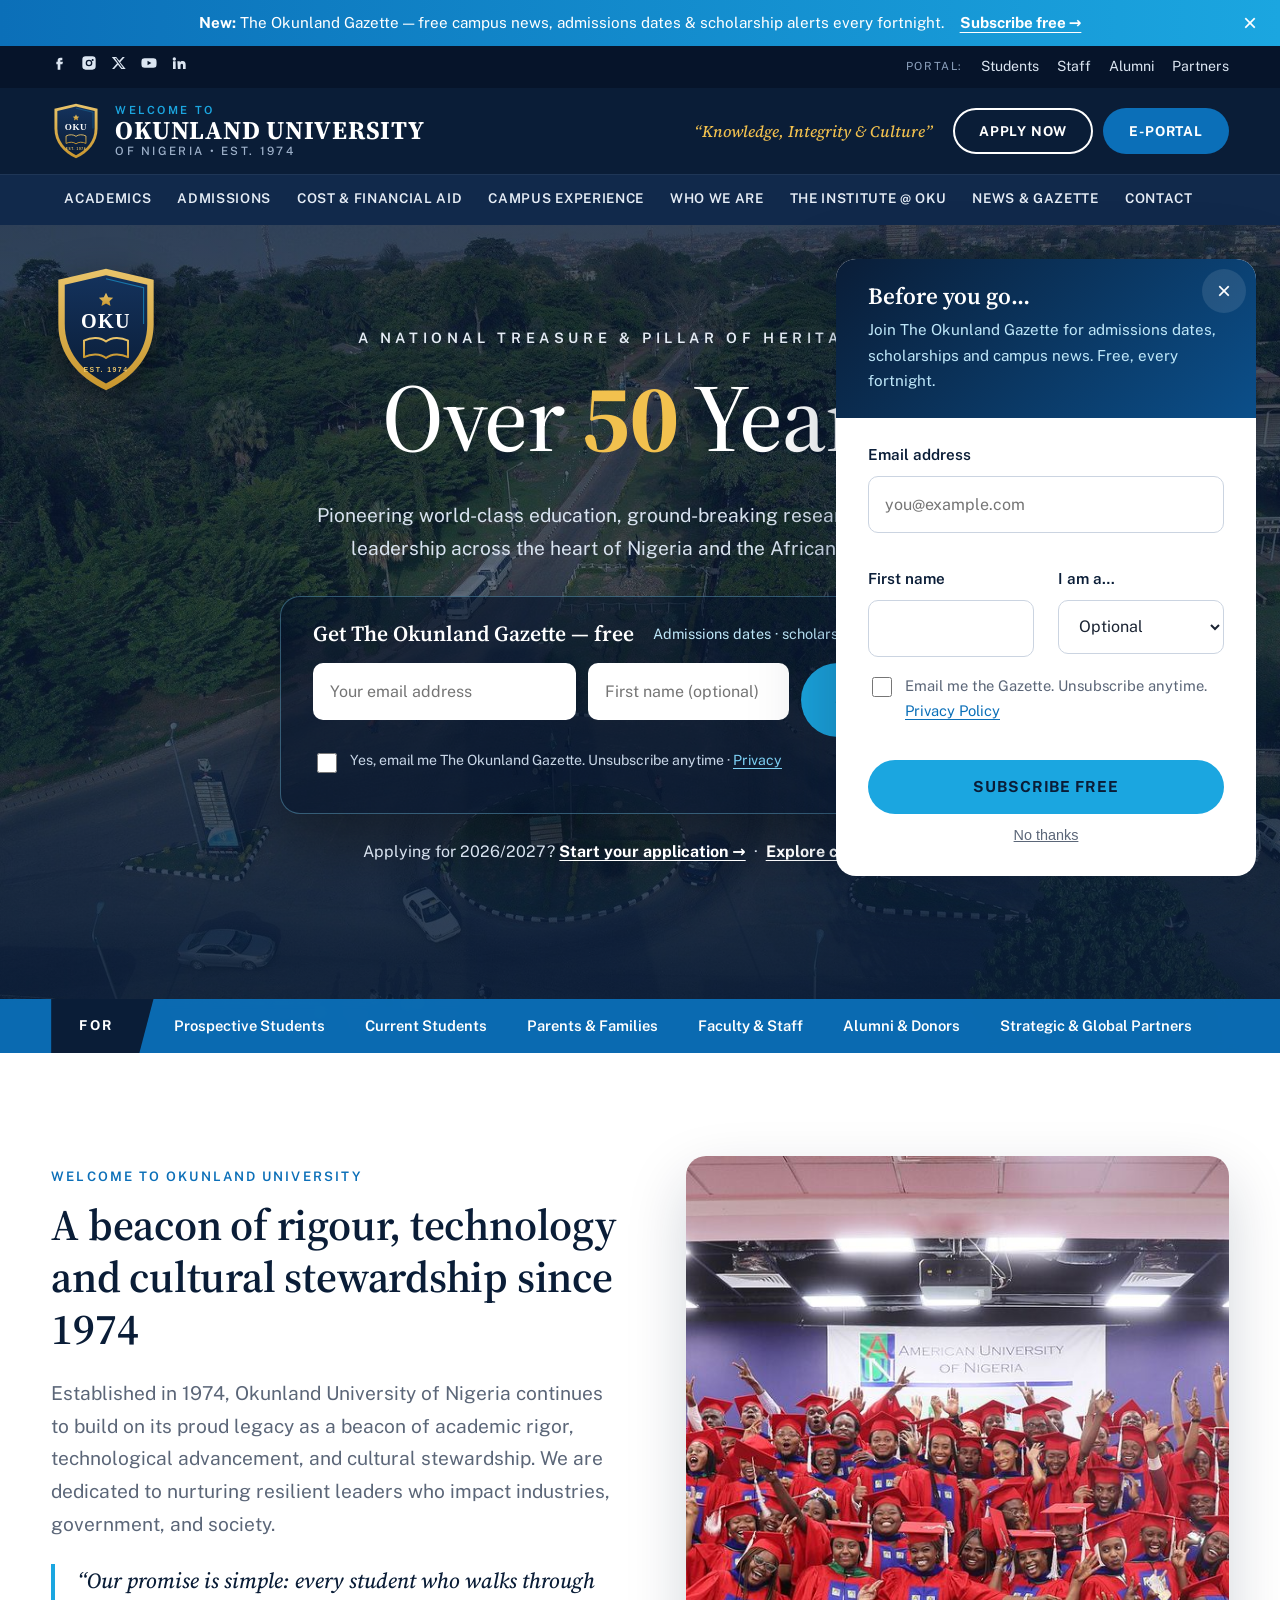
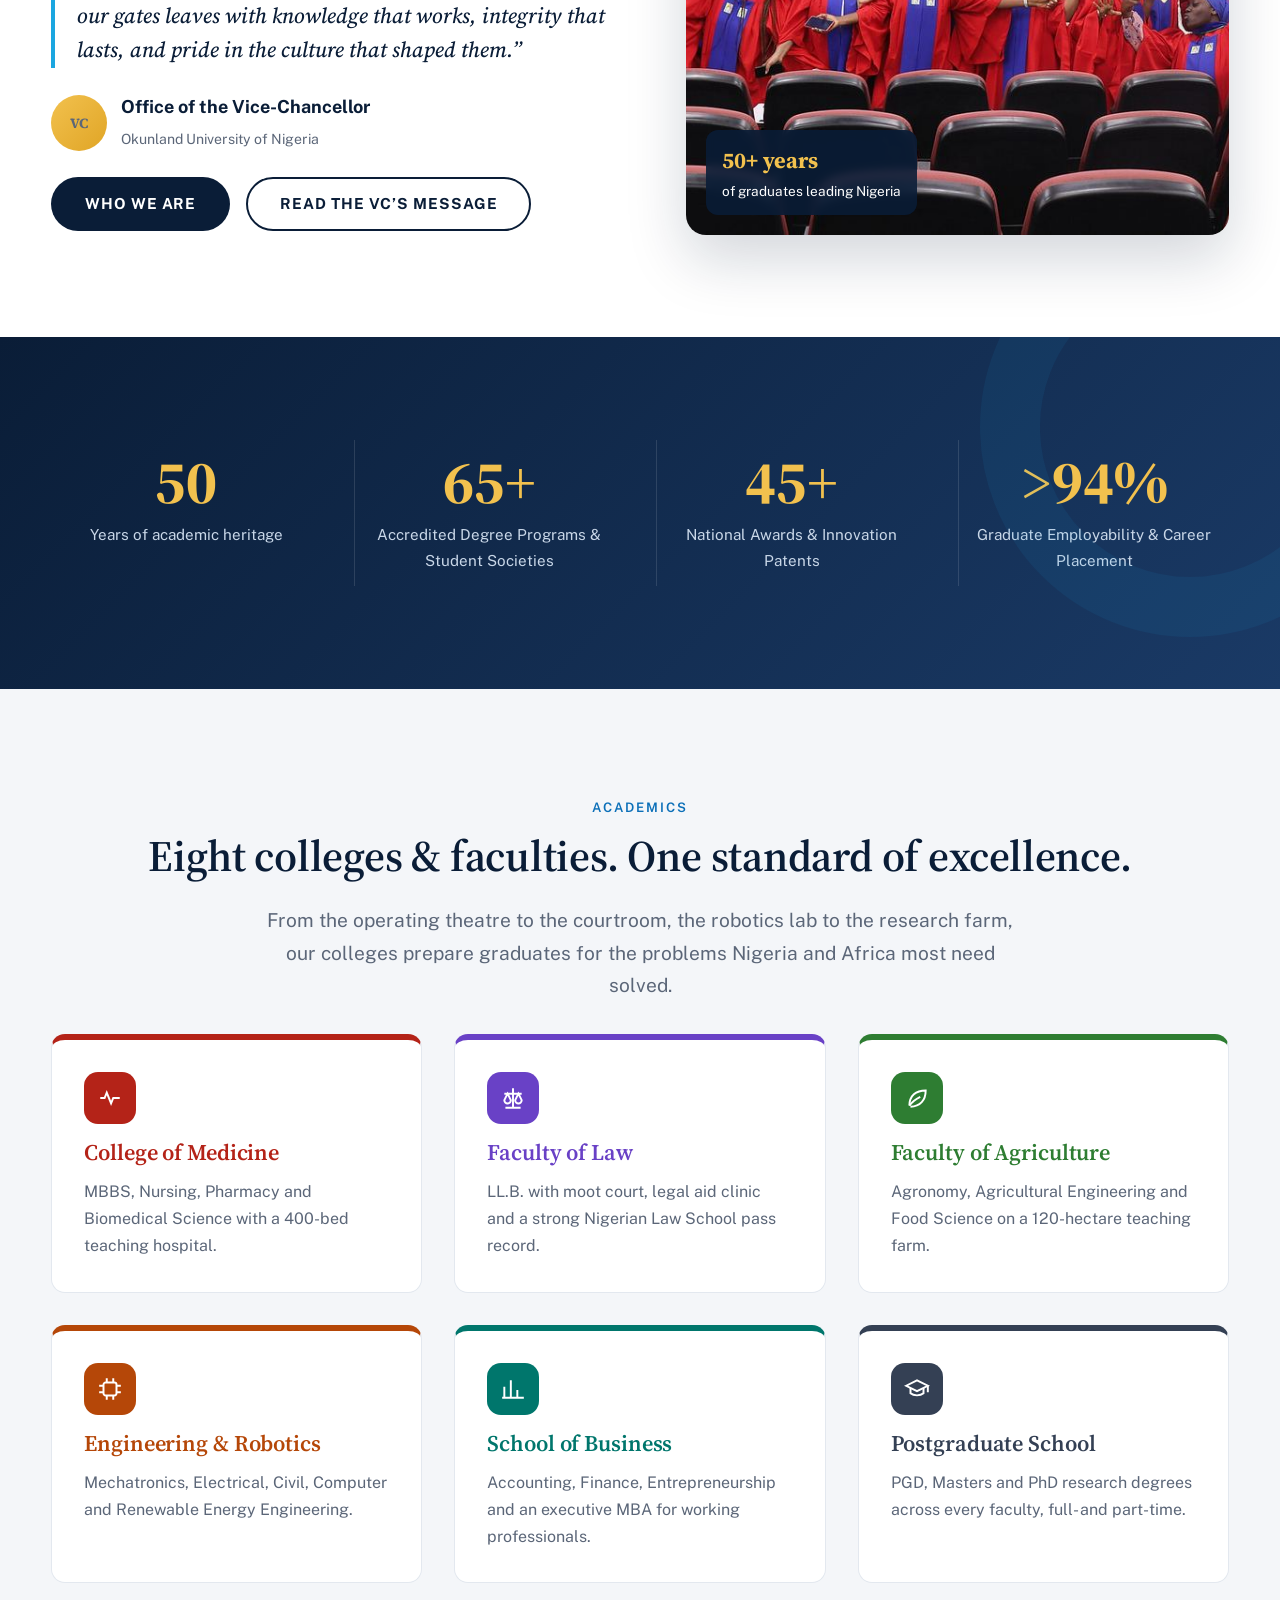
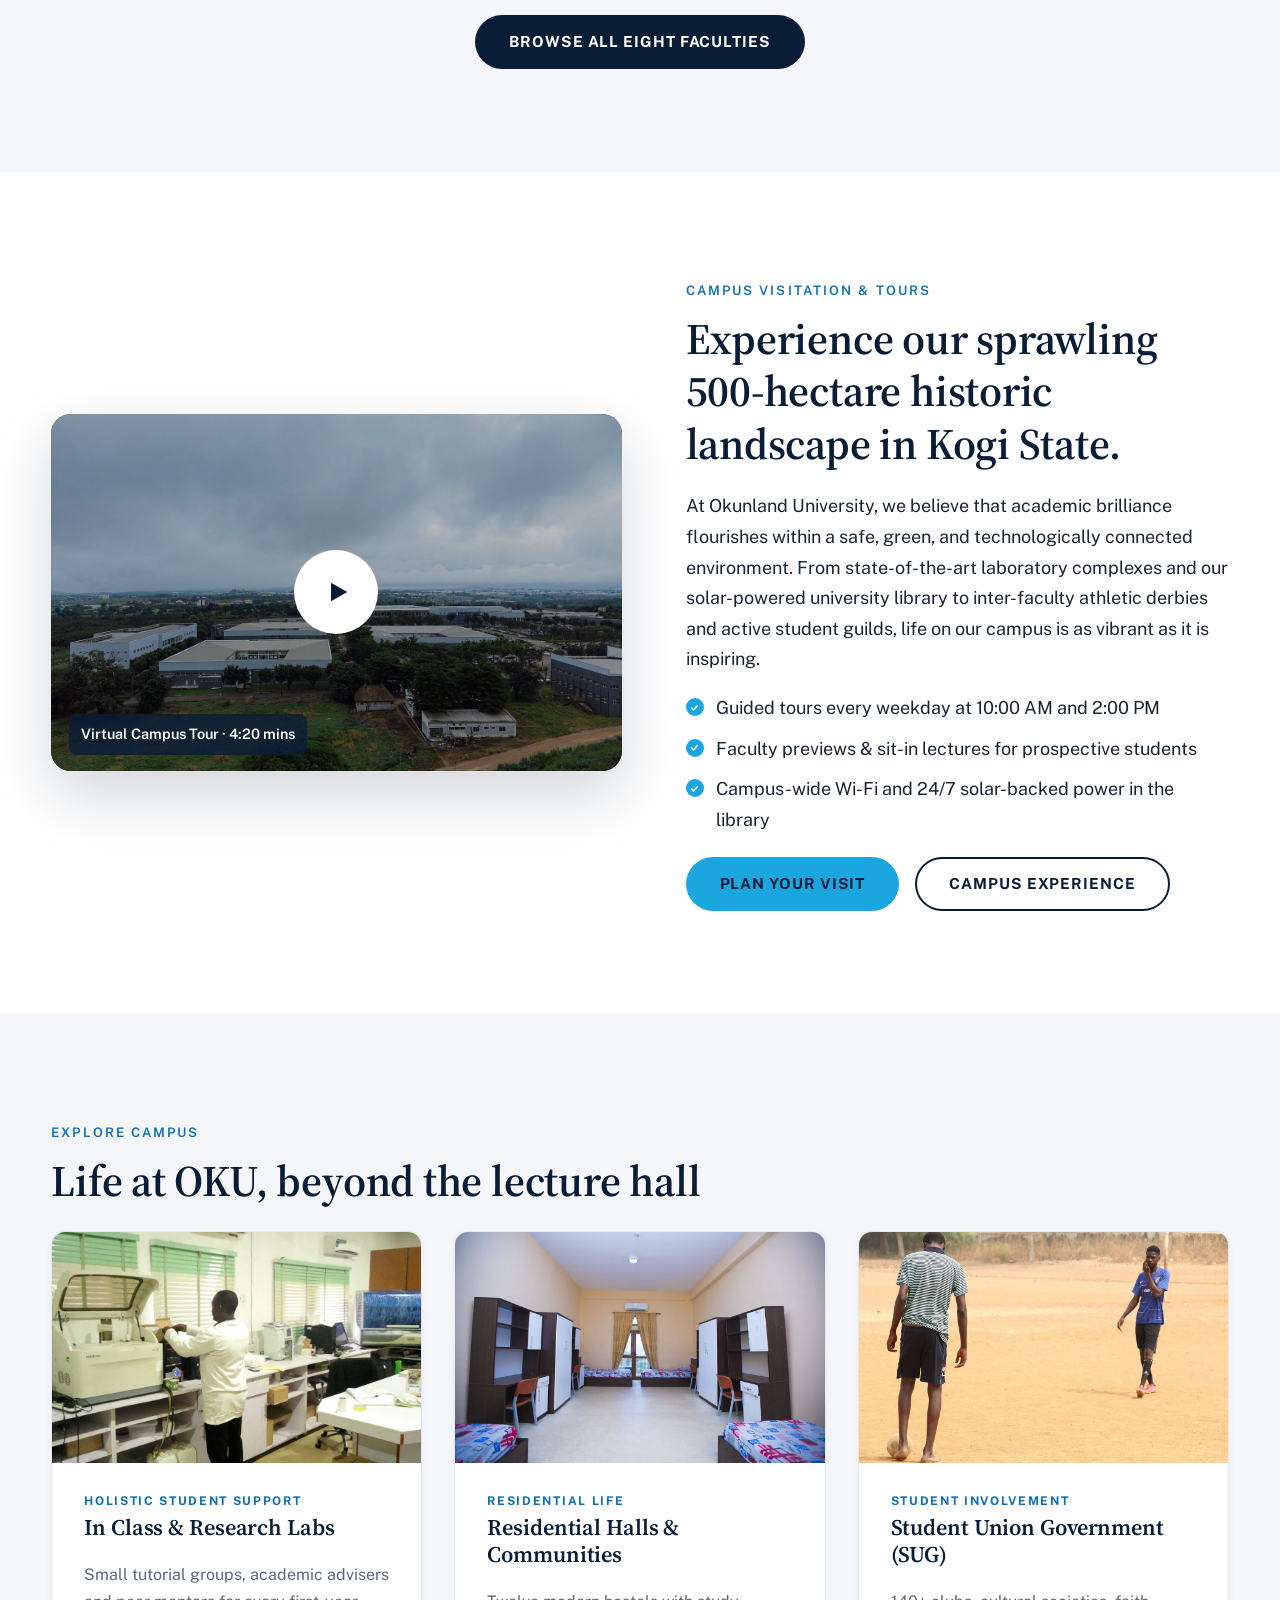
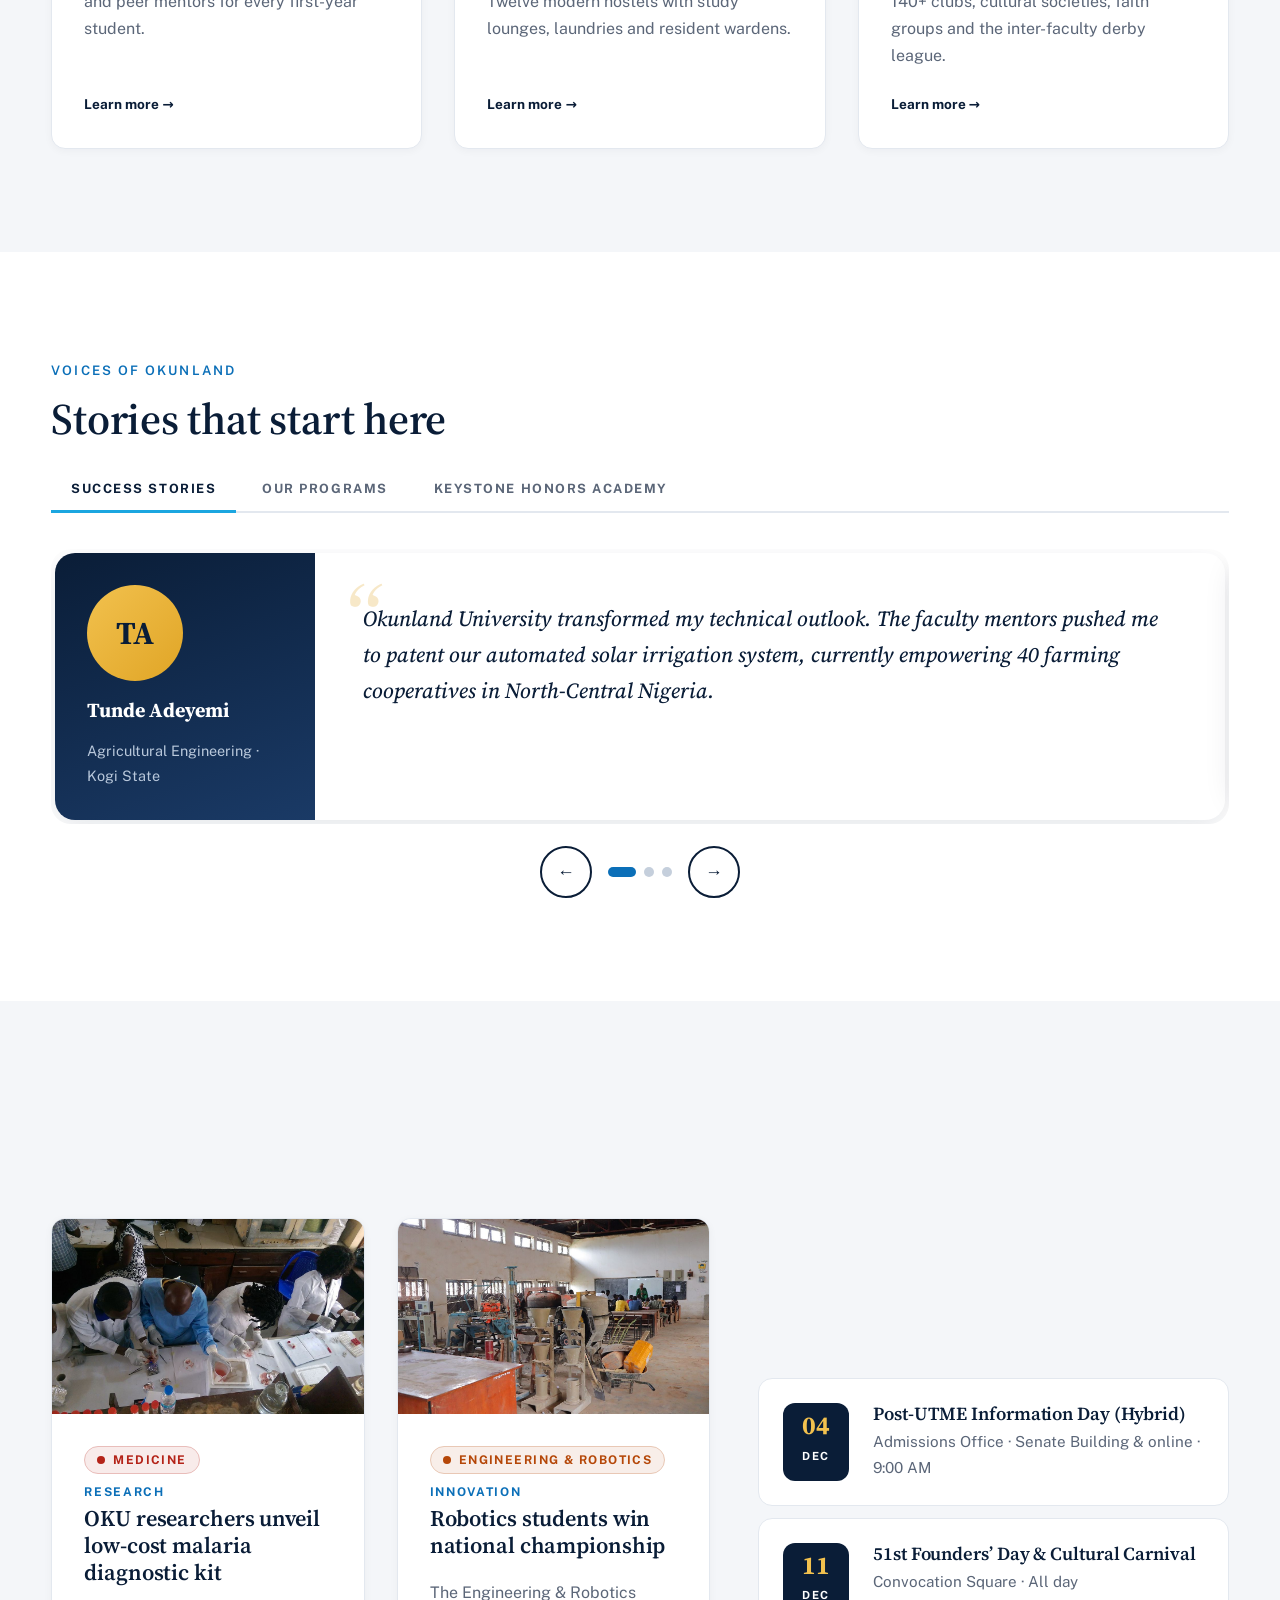
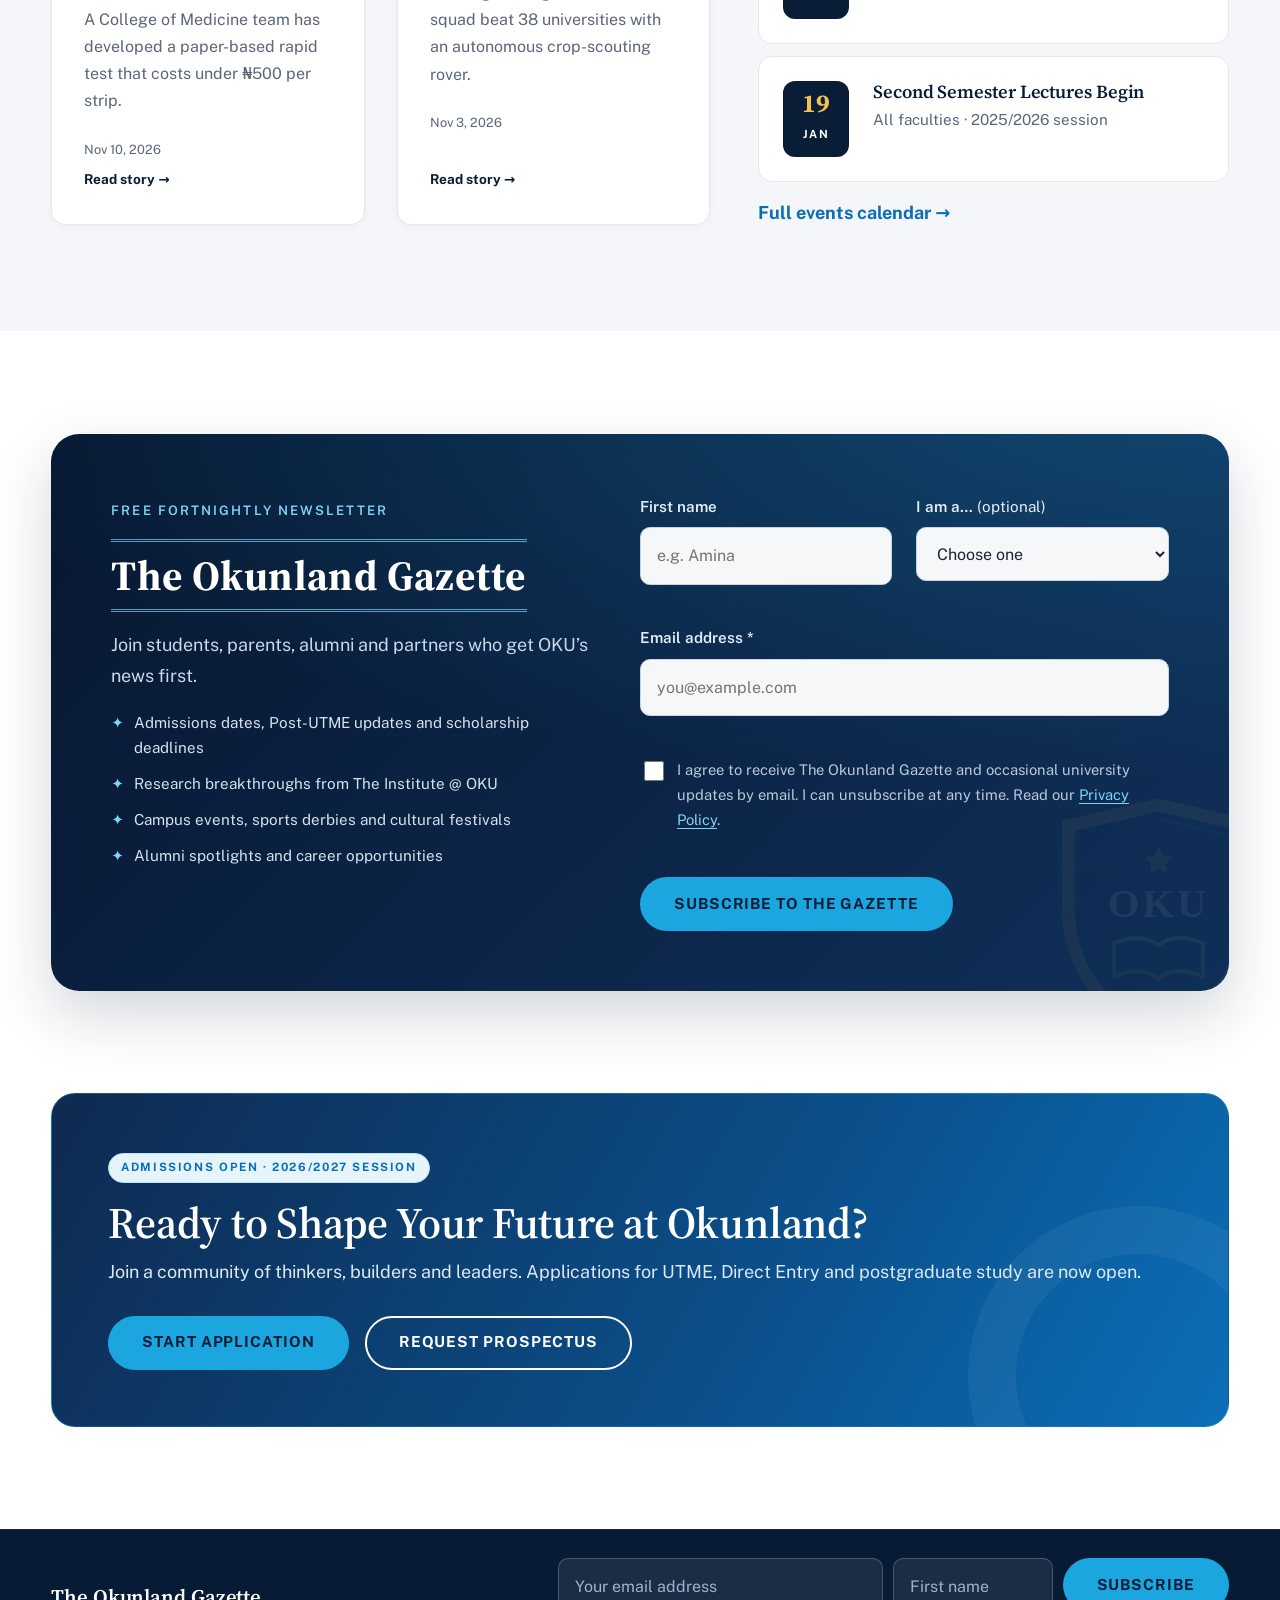
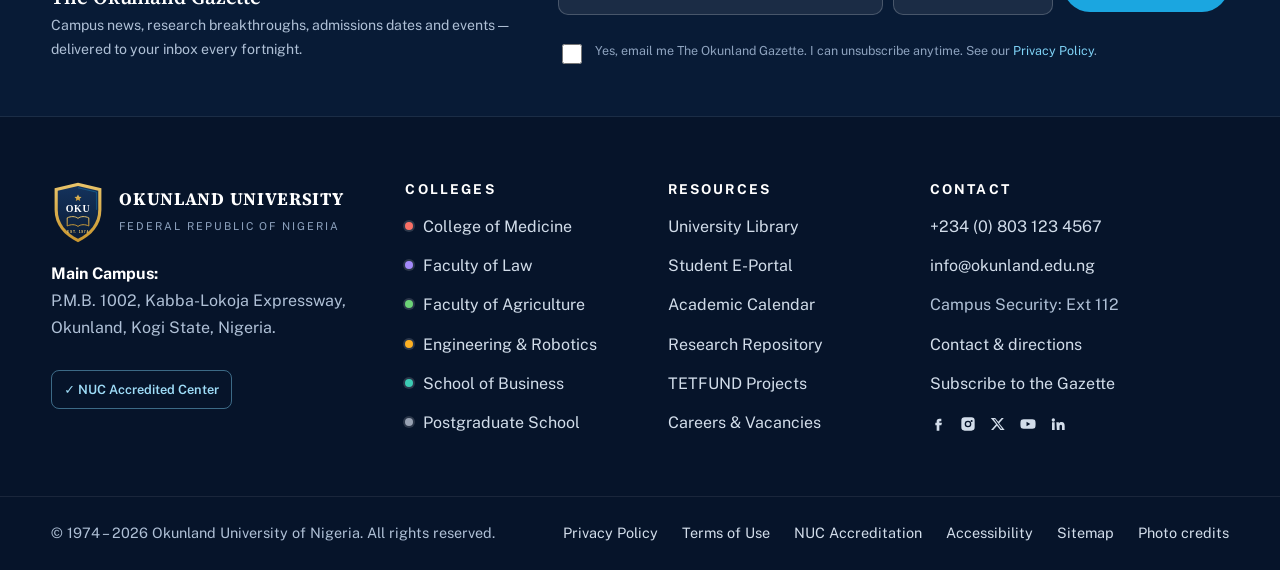
<file: index.html>
<!DOCTYPE html>
<html lang="en-NG" class="no-js">
<head>
<meta charset="utf-8">
<meta name="viewport" content="width=device-width, initial-scale=1">
<title>Okunland University of Nigeria | Knowledge, Integrity &amp; Culture</title>
<meta name="description" content="Okunland University of Nigeria (OKU), established 1974 in Kogi State. 65+ accredited programmes, world-class research and a 500-hectare campus. Admissions open for 2026/2027.">
<meta name="theme-color" content="#0A1D37">
<meta property="og:title" content="Okunland University of Nigeria | Knowledge, Integrity &amp; Culture">
<meta property="og:description" content="Okunland University of Nigeria (OKU), established 1974 in Kogi State. 65+ accredited programmes, world-class research and a 500-hectare campus. Admissions open for 2026/2027.">
<meta property="og:image" content="img/hero-campus.jpg">
<link rel="icon" href="img/logo.svg" type="image/svg+xml">
<link rel="stylesheet" href="css/styles.css">
</head>
<body>
<a class="skip" href="#main">Skip to main content</a>
<div class="announce" id="announce"><div class="container"><span><b>New:</b> The Okunland Gazette<span class="an-long"> &mdash; free campus news, admissions dates &amp; scholarship alerts every fortnight</span>.</span><a href="#hero-signup" data-gz-cta>Subscribe free &rarr;</a><button class="x" type="button" aria-label="Dismiss announcement">&times;</button></div></div>
<div class="utility"><div class="container">
<div class="social" aria-label="Social media">
<a href="https://facebook.com" aria-label="Facebook" rel="noopener"><svg viewBox="0 0 24 24"><path d="M14 8h3V4h-3a4 4 0 0 0-4 4v2H8v4h2v8h4v-8h3l1-4h-4V8z"/></svg></a>
<a href="https://instagram.com" aria-label="Instagram" rel="noopener"><svg viewBox="0 0 24 24"><path d="M7 2h10a5 5 0 0 1 5 5v10a5 5 0 0 1-5 5H7a5 5 0 0 1-5-5V7a5 5 0 0 1 5-5zm5 5a5 5 0 1 0 0 10 5 5 0 0 0 0-10zm0 2a3 3 0 1 1 0 6 3 3 0 0 1 0-6zm5.5-3a1.5 1.5 0 1 0 0 3 1.5 1.5 0 0 0 0-3z"/></svg></a>
<a href="https://x.com" aria-label="X (Twitter)" rel="noopener"><svg viewBox="0 0 24 24"><path d="M17.5 3h3.2l-7 8 8.3 10h-6.5l-5-6.2L4.8 21H1.6l7.5-8.6L1.2 3h6.6l4.6 5.7zM16.4 19h1.8L7.6 4.9H5.7z"/></svg></a>
<a href="https://youtube.com" aria-label="YouTube" rel="noopener"><svg viewBox="0 0 24 24"><path d="M23 7.5a3 3 0 0 0-2.1-2.1C19 5 12 5 12 5s-7 0-8.9.4A3 3 0 0 0 1 7.5 31 31 0 0 0 .6 12 31 31 0 0 0 1 16.5a3 3 0 0 0 2.1 2.1C5 19 12 19 12 19s7 0 8.9-.4a3 3 0 0 0 2.1-2.1 31 31 0 0 0 .4-4.5 31 31 0 0 0-.4-4.5zM9.8 15.3V8.7L15.5 12z"/></svg></a>
<a href="https://linkedin.com" aria-label="LinkedIn" rel="noopener"><svg viewBox="0 0 24 24"><path d="M4.98 3.5a2.5 2.5 0 1 1 0 5 2.5 2.5 0 0 1 0-5zM3 9.5h4V21H3zM9.5 9.5h3.8v1.6h.1c.5-1 1.8-2 3.8-2 4 0 4.8 2.6 4.8 6V21h-4v-5.1c0-1.2 0-2.8-1.7-2.8s-2 1.3-2 2.7V21h-4z"/></svg></a>
</div>
<nav class="portals" aria-label="Portals"><span>PORTAL:</span><a href="portal.html#students">Students</a><a href="portal.html#staff">Staff</a><a href="portal.html#alumni">Alumni</a><a href="portal.html#partners">Partners</a></nav>
</div></div>
<header class="site-header">
 <div class="brandbar"><div class="container">
  <a class="brand" href="index.html" aria-label="Okunland University of Nigeria – home">
   <img src="img/logo.svg" alt="" width="50" height="58">
   <span><small>Welcome to</small><strong>OKUNLAND UNIVERSITY</strong><em>of Nigeria &bull; Est. 1974</em></span>
  </a>
  <div class="header-cta">
   <span class="motto">&ldquo;Knowledge, Integrity &amp; Culture&rdquo;</span>
   <a class="btn btn-ghost" href="admissions.html#apply">Apply Now</a>
   <a class="btn btn-blue" href="portal.html">E-Portal</a>
  </div>
  <button class="menu-toggle" type="button" aria-expanded="false" aria-controls="mainnav" aria-label="Open main menu"><span></span></button>
 </div></div>
 <nav class="mainnav" id="mainnav" aria-label="Main"><div class="container">
  <ul><li class="has-sub"><a class="top" href="academics.html">Academics</a><button class="sub-toggle" type="button" aria-expanded="false" aria-label="Show Academics sub-menu">+</button><div class="dropdown"><a href="academics.html#faculties">Colleges &amp; Faculties</a><a href="academics.html#undergraduate">Undergraduate Programmes</a><a href="academics.html#postgraduate">Postgraduate School</a><a href="academics.html#honors">Keystone Honors Academy</a><a href="academics.html#calendar">Academic Calendar</a><a href="academics.html#library">University Library</a></div></li><li class="has-sub"><a class="top" href="admissions.html">Admissions</a><button class="sub-toggle" type="button" aria-expanded="false" aria-label="Show Admissions sub-menu">+</button><div class="dropdown"><a href="admissions.html#apply">How to Apply</a><a href="admissions.html#requirements">Entry Requirements</a><a href="admissions.html#utme">JAMB / UTME &amp; Post-UTME</a><a href="admissions.html#deadlines">Key Dates &amp; Deadlines</a><a href="admissions.html#transfer">Direct Entry &amp; Transfer</a><a href="admissions.html#international">International Applicants</a><a href="admissions.html#faq">Admissions FAQ</a></div></li><li class="has-sub"><a class="top" href="cost-financial-aid.html">Cost &amp; Financial Aid</a><button class="sub-toggle" type="button" aria-expanded="false" aria-label="Show Cost & Financial Aid sub-menu">+</button><div class="dropdown"><a href="cost-financial-aid.html#fees">Tuition &amp; Fees</a><a href="cost-financial-aid.html#scholarships">Scholarships</a><a href="cost-financial-aid.html#aid">Loans &amp; Work-Study</a><a href="cost-financial-aid.html#payment">How to Pay</a><a href="cost-financial-aid.html#parents">For Parents &amp; Sponsors</a></div></li><li class="has-sub"><a class="top" href="campus-experience.html">Campus Experience</a><button class="sub-toggle" type="button" aria-expanded="false" aria-label="Show Campus Experience sub-menu">+</button><div class="dropdown"><a href="campus-experience.html#overview">Overview</a><a href="campus-experience.html#support">Holistic Student Support</a><a href="campus-experience.html#residential">Residential Life</a><a href="campus-experience.html#safety">Campus Safety</a><a href="campus-experience.html#involvement">Student Involvement</a><a href="campus-experience.html#athletics">Athletics &amp; Recreation</a><a href="campus-experience.html#events">Events Calendar</a></div></li><li class="has-sub"><a class="top" href="who-we-are.html">Who We Are</a><button class="sub-toggle" type="button" aria-expanded="false" aria-label="Show Who We Are sub-menu">+</button><div class="dropdown"><a href="who-we-are.html#history">Our History</a><a href="who-we-are.html#vc">Vice-Chancellor&rsquo;s Message</a><a href="who-we-are.html#mission">Mission, Vision &amp; Values</a><a href="who-we-are.html#leadership">Leadership</a><a href="who-we-are.html#accreditation">Accreditation</a><a href="who-we-are.html#careers">Careers &amp; Vacancies</a></div></li><li class="has-sub"><a class="top" href="research.html">The Institute @ OKU</a><button class="sub-toggle" type="button" aria-expanded="false" aria-label="Show The Institute @ OKU sub-menu">+</button><div class="dropdown"><a href="research.html#centres">Research Centres</a><a href="research.html#impact">Innovation &amp; Patents</a><a href="research.html#tetfund">TETFUND Projects</a><a href="research.html#repository">Research Repository</a><a href="research.html#partnerships">Global Partnerships</a></div></li><li class="has-sub"><a class="top" href="news.html">News &amp; Gazette</a><button class="sub-toggle" type="button" aria-expanded="false" aria-label="Show News & Gazette sub-menu">+</button><div class="dropdown"><a href="news.html#latest">Latest News</a><a href="news.html#archive">Gazette Archive</a><a href="subscribe.html">Subscribe to the Gazette</a></div></li><li class="has-sub"><a class="top" href="contact.html">Contact</a><button class="sub-toggle" type="button" aria-expanded="false" aria-label="Show Contact sub-menu">+</button><div class="dropdown"><a href="contact.html#directory">Departments Directory</a><a href="contact.html#visit">Plan Your Visit</a><a href="contact.html#map">Campus Map</a><a href="contact.html#prospectus">Request a Prospectus</a></div></li></ul>
  <div class="mobile-cta"><a class="btn btn-gold" href="admissions.html#apply">Apply Now</a><a class="btn btn-blue" href="portal.html">E-Portal</a></div>
 </div></nav>
</header>
<main id="main" tabindex="-1">

<section class="hero" aria-label="Welcome">
 <div class="hero-bg" role="img" aria-label="Aerial view of a green Nigerian university campus with tree-lined roads"></div>
 <img class="hero-crest fade-up" src="img/logo.svg" alt="">
 <div class="container hero-inner">
  <p class="kicker fade-up">A National Treasure &amp; Pillar of Heritage for</p>
  <h1 class="fade-up d1">Over <b>50</b> Years</h1>
  <p class="sub fade-up d2">Pioneering world-class education, ground-breaking research, and moral leadership across the heart of Nigeria and the African continent.</p>
  <div class="fade-up d3"><form class="gazette-form hero-signup" id="hero-signup" data-source="hero" aria-labelledby="hgz2-h">
<div class="hp" aria-hidden="true"><label for="hgz2-web">Leave this field empty</label><input id="hgz2-web" name="website" type="text" tabindex="-1" autocomplete="off"></div>
<div class="hs-head"><b id="hgz2-h">Get The Okunland Gazette &mdash; free</b><span>Admissions dates &middot; scholarships &middot; campus news</span></div>
<div class="hs-row">
 <div class="field email"><label class="sr-only" for="hgz2-email">Email address</label><input id="hgz2-email" name="email" type="email" placeholder="Your email address" autocomplete="email" required><div class="err-msg" aria-live="polite"></div></div>
 <div class="field"><label class="sr-only" for="hgz2-first">First name (optional)</label><input id="hgz2-first" name="first_name" type="text" placeholder="First name (optional)" autocomplete="given-name" maxlength="60"></div>
 <button class="btn btn-gold" type="submit">Subscribe</button>
</div>
<div class="field"><label class="consent" for="hgz2-consent"><input id="hgz2-consent" name="consent" type="checkbox" required> <span>Yes, email me The Okunland Gazette. Unsubscribe anytime &middot; <a href="privacy.html">Privacy</a></span></label><div class="err-msg" aria-live="polite"></div></div>
<div class="form-status" role="status" aria-live="polite"></div>
</form></div>
  <p class="alt-cta fade-up d4">Applying for 2026/2027? <a href="admissions.html#apply">Start your application &rarr;</a> &nbsp;&middot;&nbsp; <a href="campus-experience.html#overview">Explore campus life</a></p>
 </div>
  <nav class="audience" aria-label="Information for"><div class="container">
  <span class="for">FOR</span>
  <a href="admissions.html">Prospective Students</a><a href="portal.html#students">Current Students</a><a href="cost-financial-aid.html#parents">Parents &amp; Families</a><a href="portal.html#staff">Faculty &amp; Staff</a><a href="portal.html#alumni">Alumni &amp; Donors</a><a href="research.html#partnerships">Strategic &amp; Global Partners</a>
 </div></nav>
</section>

<section class="section" id="welcome"><div class="container split">
 <div class="reveal">
  <span class="eyebrow">Welcome to Okunland University</span>
  <h2>A beacon of rigour, technology and cultural stewardship since 1974</h2>
  <p class="lead">Established in 1974, Okunland University of Nigeria continues to build on its proud legacy as a beacon of academic rigor, technological advancement, and cultural stewardship. We are dedicated to nurturing resilient leaders who impact industries, government, and society.</p>
  <p class="welcome-quote">&ldquo;Our promise is simple: every student who walks through our gates leaves with knowledge that works, integrity that lasts, and pride in the culture that shaped them.&rdquo;</p>
  <div class="sig"><span class="avatar" aria-hidden="true">VC</span><div><b>Office of the Vice-Chancellor</b><span>Okunland University of Nigeria</span></div></div>
  <div class="btn-row" style="margin-top:24px"><a class="btn btn-navy" href="who-we-are.html">Who We Are</a><a class="btn btn-outline" href="who-we-are.html#vc">Read the VC&rsquo;s Message</a></div>
 </div>
 <div class="photo reveal" style="aspect-ratio:4/5"><img src="img/graduation.jpg" alt="Graduating students in red academic gowns seated in an auditorium" width="1400" height="725" loading="lazy" style="object-position:center"><div class="badge"><b>50+ years</b>of graduates leading Nigeria</div></div>
</div></section>

<section class="section stats" aria-label="OKU at a glance"><div class="container grid g4">
 <div class="stat"><div class="num" data-count="50">50</div><div class="lbl">Years of academic heritage</div></div>
 <div class="stat"><div class="num" data-count="65" data-suffix="+">65+</div><div class="lbl">Accredited Degree Programs &amp; Student Societies</div></div>
 <div class="stat"><div class="num" data-count="45" data-suffix="+">45+</div><div class="lbl">National Awards &amp; Innovation Patents</div></div>
 <div class="stat"><div class="num" data-count="94" data-suffix="%" data-prefix="&gt;">94%</div><div class="lbl">Graduate Employability &amp; Career Placement</div></div>
</div></section>

<section class="section pale"><div class="container">
 <div class="center reveal"><span class="eyebrow">Academics</span><h2>Eight colleges &amp; faculties. One standard of excellence.</h2><p class="lead">From the operating theatre to the courtroom, the robotics lab to the research farm, our colleges prepare graduates for the problems Nigeria and Africa most need solved.</p></div>
 <div class="grid g3" style="margin-top:32px">
  <a class="icon-card fac-card fac-medicine reveal" href="academics.html#medicine" style="text-decoration:none"><div class="icon" aria-hidden="true"><svg viewBox="0 0 24 24"><path d="M3 12h4l2-5 4 10 2-5h6"/></svg></div><h3>College of Medicine</h3><p>MBBS, Nursing, Pharmacy and Biomedical Science with a 400-bed teaching hospital.</p></a>
  <a class="icon-card fac-card fac-law reveal" href="academics.html#law" style="text-decoration:none"><div class="icon" aria-hidden="true"><svg viewBox="0 0 24 24"><path d="M12 3v18M5 21h14M4 8h16"/><path d="M7 8l-3 6a3 3 0 0 0 6 0zM17 8l-3 6a3 3 0 0 0 6 0z"/></svg></div><h3>Faculty of Law</h3><p>LL.B. with moot court, legal aid clinic and a strong Nigerian Law School pass record.</p></a>
  <a class="icon-card fac-card fac-agriculture reveal" href="academics.html#agriculture" style="text-decoration:none"><div class="icon" aria-hidden="true"><svg viewBox="0 0 24 24"><path d="M5 19c0-9 6-14 15-14 0 9-5 15-14 15"/><path d="M5 19c3-4 6-6 10-8"/></svg></div><h3>Faculty of Agriculture</h3><p>Agronomy, Agricultural Engineering and Food Science on a 120-hectare teaching farm.</p></a>
  <a class="icon-card fac-card fac-engineering reveal" href="academics.html#engineering" style="text-decoration:none"><div class="icon" aria-hidden="true"><svg viewBox="0 0 24 24"><rect x="6" y="6" width="12" height="12" rx="2"/><path d="M9 2v4M15 2v4M9 18v4M15 18v4M2 9h4M2 15h4M18 9h4M18 15h4"/></svg></div><h3>Engineering &amp; Robotics</h3><p>Mechatronics, Electrical, Civil, Computer and Renewable Energy Engineering.</p></a>
  <a class="icon-card fac-card fac-business reveal" href="academics.html#business" style="text-decoration:none"><div class="icon" aria-hidden="true"><svg viewBox="0 0 24 24"><path d="M4 20V10M10 20V4M16 20v-7M22 20H2"/></svg></div><h3>School of Business</h3><p>Accounting, Finance, Entrepreneurship and an executive MBA for working professionals.</p></a>
  <a class="icon-card fac-card fac-postgraduate reveal" href="academics.html#postgraduate" style="text-decoration:none"><div class="icon" aria-hidden="true"><svg viewBox="0 0 24 24"><path d="M2 9l10-5 10 5-10 5z"/><path d="M6 11v5c3 2.5 9 2.5 12 0v-5M22 9v6"/></svg></div><h3>Postgraduate School</h3><p>PGD, Masters and PhD research degrees across every faculty, full- and part-time.</p></a>
 </div>
 <div class="center" style="margin-top:32px"><a class="btn btn-navy" href="academics.html">Browse all eight faculties</a></div>
</div></section>

<section class="section"><div class="container split">
 <div class="video reveal">
  <img src="img/campus-aerial.jpg" alt="Wide view over campus buildings and green fields" loading="lazy" width="1400" height="933">
  <button class="play" type="button" data-modal="tour-modal" aria-label="Play the virtual campus tour (4 minutes 20 seconds)"><svg viewBox="0 0 24 24"><path d="M6 4l14 8-14 8z"/></svg></button>
  <span class="cap">Virtual Campus Tour &middot; 4:20 mins</span>
 </div>
 <div class="reveal">
  <span class="eyebrow">Campus Visitation &amp; Tours</span>
  <h2>Experience our sprawling 500-hectare historic landscape in Kogi State.</h2>
  <p>At Okunland University, we believe that academic brilliance flourishes within a safe, green, and technologically connected environment. From state-of-the-art laboratory complexes and our solar-powered university library to inter-faculty athletic derbies and active student guilds, life on our campus is as vibrant as it is inspiring.</p>
  <ul class="checks"><li>Guided tours every weekday at 10:00 AM and 2:00 PM</li><li>Faculty previews &amp; sit-in lectures for prospective students</li><li>Campus-wide Wi-Fi and 24/7 solar-backed power in the library</li></ul>
  <div class="btn-row"><a class="btn btn-gold" href="contact.html#visit">Plan Your Visit</a><a class="btn btn-outline" href="campus-experience.html">Campus Experience</a></div>
 </div>
</div></section>

<section class="section pale"><div class="container">
 <div class="reveal"><span class="eyebrow">Explore Campus</span><h2>Life at OKU, beyond the lecture hall</h2></div>
 <div class="grid g3" style="margin-top:24px">
  <article class="card reveal"><div class="media"><img src="img/biomed-lab.jpg" alt="A student working with laboratory equipment" loading="lazy" width="1000" height="1333"></div><div class="body"><span class="tag">Holistic Student Support</span><h3>In Class &amp; Research Labs</h3><p>Small tutorial groups, academic advisers and peer mentors for every first-year student.</p><a class="more" href="campus-experience.html#support">Learn more<span class="sr-only"> about student support</span></a></div></article>
  <article class="card reveal"><div class="media"><img src="img/hostel-room.jpg" alt="A bright, furnished student hostel room with beds and wardrobes" loading="lazy" width="1200" height="800"></div><div class="body"><span class="tag">Residential Life</span><h3>Residential Halls &amp; Communities</h3><p>Twelve modern hostels with study lounges, laundries and resident wardens.</p><a class="more" href="campus-experience.html#residential">Learn more<span class="sr-only"> about residential life</span></a></div></article>
  <article class="card reveal"><div class="media"><img src="img/athletics.jpg" alt="Students playing football on a campus pitch" loading="lazy" width="1200" height="800"></div><div class="body"><span class="tag">Student Involvement</span><h3>Student Union Government (SUG)</h3><p>140+ clubs, cultural societies, faith groups and the inter-faculty derby league.</p><a class="more" href="campus-experience.html#involvement">Learn more<span class="sr-only"> about student involvement</span></a></div></article>
 </div>
</div></section>

<section class="section"><div class="container tabs">
 <div class="reveal"><span class="eyebrow">Voices of Okunland</span><h2>Stories that start here</h2></div>
 <div role="tablist" aria-label="Stories">
  <button role="tab" id="t-stories" aria-controls="p-stories" aria-selected="true">Success Stories</button>
  <button role="tab" id="t-programs" aria-controls="p-programs" aria-selected="false" tabindex="-1">Our Programs</button>
  <button role="tab" id="t-honors" aria-controls="p-honors" aria-selected="false" tabindex="-1">Keystone Honors Academy</button>
 </div>
 <div role="tabpanel" id="p-stories" aria-labelledby="t-stories">
  <div class="carousel" aria-roledescription="carousel" aria-label="Student testimonials">
   <div class="carousel-viewport"><div class="track">
    <div class="slide"><figure class="testimonial" style="margin:0"><figcaption class="side"><span class="avatar lg" aria-hidden="true">TA</span><b>Tunde Adeyemi</b><span>Agricultural Engineering &middot; Kogi State</span></figcaption><blockquote>Okunland University transformed my technical outlook. The faculty mentors pushed me to patent our automated solar irrigation system, currently empowering 40 farming cooperatives in North-Central Nigeria.</blockquote></figure></div>
    <div class="slide"><figure class="testimonial" style="margin:0"><figcaption class="side"><span class="avatar lg blue" aria-hidden="true">AB</span><b>Amina Bello</b><span>Class of 2023 &middot; Abuja FCT</span></figcaption><blockquote>The Keystone Honors Academy gave me a seat at tables I never imagined. Two internships, a policy fellowship and a job offer before convocation &mdash; OKU opened every one of those doors.</blockquote></figure></div>
    <div class="slide"><figure class="testimonial" style="margin:0"><figcaption class="side"><span class="avatar lg" aria-hidden="true">CO</span><b>Chidinma Okafor</b><span>Biomedical Science &middot; Lagos</span></figcaption><blockquote>Working in the Institute&rsquo;s molecular lab as an undergraduate changed everything. I co-authored my first paper on sickle-cell screening in my third year and I&rsquo;m now headed for a funded PhD.</blockquote></figure></div>
   </div></div>
   <div class="car-ctrls"><button class="car-btn prev" type="button" aria-label="Previous testimonial">&larr;</button><div class="dots"></div><button class="car-btn next" type="button" aria-label="Next testimonial">&rarr;</button></div>
  </div>
 </div>
 <div role="tabpanel" id="p-programs" aria-labelledby="t-programs" hidden>
  <div class="grid g3">
   <div class="value"><h3>Undergraduate</h3><p>Over 50 accredited bachelor&rsquo;s degrees across six colleges, 4&ndash;6 years depending on discipline, with SIWES industrial training built in.</p><a href="academics.html#undergraduate">See programmes &rarr;</a></div>
   <div class="value"><h3>Postgraduate</h3><p>PGD, M.Sc., MBA, LL.M. and PhD research degrees, plus weekend and part-time options for working professionals.</p><a href="academics.html#postgraduate">Postgraduate School &rarr;</a></div>
   <div class="value"><h3>Professional &amp; Short Courses</h3><p>Certificates in data analytics, solar installation, agribusiness and public-sector leadership through The Institute @ OKU.</p><a href="research.html">The Institute @ OKU &rarr;</a></div>
  </div>
 </div>
 <div role="tabpanel" id="p-honors" aria-labelledby="t-honors" hidden>
  <div class="split"><div><h3>Keystone Honors Academy</h3><p>Our most selective programme for high-achieving undergraduates. Keystone scholars take interdisciplinary seminars, are paired with a faculty research mentor from first year, and complete a funded capstone project with an industry or government partner.</p><ul class="checks"><li>Full or partial tuition scholarships</li><li>Priority hostel allocation in Heritage Hall</li><li>Global exchange semester with partner universities</li></ul><a class="btn btn-navy" href="academics.html#honors">About Keystone</a></div><div class="photo"><img src="img/lecture.jpg" alt="Students seated attentively in a lecture hall" loading="lazy" width="1200" height="900"></div></div>
 </div>
</div></section>

<section class="section pale"><div class="container">
 <div class="grid" style="grid-template-columns:1.4fr 1fr;gap:48px" id="home-news">
  <div>
   <div style="display:flex;justify-content:space-between;align-items:end;gap:16px;flex-wrap:wrap" class="reveal"><div><span class="eyebrow">Latest from the Gazette</span><h2 style="margin:0">News &amp; Stories</h2></div><a class="btn btn-outline" href="news.html">All news</a></div>
   <div class="grid g2" style="margin-top:24px"><article class="card reveal"><div class="media"><img src="img/research-lab.jpg" alt="" loading="lazy" width="1200" height="800"></div><div class="body"><span class="fac-tag fac-medicine" style="align-self:flex-start;margin-bottom:4px">Medicine</span><span class="tag">Research</span><h3>OKU researchers unveil low-cost malaria diagnostic kit</h3><p>A College of Medicine team has developed a paper-based rapid test that costs under &#8358;500 per strip.</p><div class="news-meta"><span>Nov 10, 2026</span></div><a class="more" href="news.html#story-malaria">Read story<span class="sr-only">: OKU researchers unveil low-cost malaria diagnostic kit</span></a></div></article><article class="card reveal"><div class="media"><img src="img/engineering-workshop.jpg" alt="" loading="lazy" width="1200" height="800"></div><div class="body"><span class="fac-tag fac-engineering" style="align-self:flex-start;margin-bottom:4px">Engineering &amp; Robotics</span><span class="tag">Innovation</span><h3>Robotics students win national championship</h3><p>The Engineering &amp; Robotics squad beat 38 universities with an autonomous crop-scouting rover.</p><div class="news-meta"><span>Nov 3, 2026</span></div><a class="more" href="news.html#story-robotics">Read story<span class="sr-only">: Robotics students win national championship</span></a></div></article></div>
  </div>
  <div>
   <div class="reveal"><span class="eyebrow">What&rsquo;s On</span><h2>Upcoming Events</h2></div>
   <div class="grid" style="gap:12px;margin-top:16px"><article class="event reveal"><div class="date"><b>20</b><span>Nov</span></div><div><h4>Inaugural Lecture: Climate-Smart Farming for the Middle Belt</h4><p>Prof. Hauwa Garba, Faculty of Agriculture &middot; Main Auditorium &middot; 10:00 AM</p></div></article><article class="event reveal"><div class="date"><b>04</b><span>Dec</span></div><div><h4>Post-UTME Information Day (Hybrid)</h4><p>Admissions Office &middot; Senate Building &amp; online &middot; 9:00 AM</p></div></article><article class="event reveal"><div class="date"><b>11</b><span>Dec</span></div><div><h4>51st Founders&rsquo; Day &amp; Cultural Carnival</h4><p>Convocation Square &middot; All day</p></div></article><article class="event reveal"><div class="date"><b>19</b><span>Jan</span></div><div><h4>Second Semester Lectures Begin</h4><p>All faculties &middot; 2025/2026 session</p></div></article></div>
   <a class="more" href="campus-experience.html#events" style="display:inline-block;margin-top:16px;font-weight:700;text-decoration:none">Full events calendar &rarr;</a>
  </div>
 </div>
</div></section>

<section class="section" id="gazette"><div class="container">
 <div class="gazette reveal">
  <div>
   <span class="eyebrow">Free fortnightly newsletter</span>
   <div class="gz-mast">The Okunland Gazette</div>
   <p>Join students, parents, alumni and partners who get OKU&rsquo;s news first.</p>
   <ul class="gz-perks"><li>Admissions dates, Post-UTME updates and scholarship deadlines</li><li>Research breakthroughs from The Institute @ OKU</li><li>Campus events, sports derbies and cultural festivals</li><li>Alumni spotlights and career opportunities</li></ul>
  </div>
  <div><form class="gazette-form form" data-source="home" aria-label="Subscribe to The Okunland Gazette">
<div class="hp" aria-hidden="true"><label for="hgz-web">Leave this field empty</label><input id="hgz-web" name="website" type="text" tabindex="-1" autocomplete="off"></div>
<div class="row">
 <div class="field"><label for="hgz-first">First name</label><input id="hgz-first" name="first_name" type="text" autocomplete="given-name" maxlength="60" placeholder="e.g. Amina"><div class="err-msg" aria-live="polite"></div></div>
 <div class="field"><label for="hgz-role">I am a&hellip; <span style="font-weight:400">(optional)</span></label><select id="hgz-role" name="role"><option value="">Choose one</option><option>Student</option><option>Parent</option><option>Alumni</option><option>Staff</option><option>Partner</option><option>Other</option></select></div>
</div>
<div class="field"><label for="hgz-email">Email address <span aria-hidden="true">*</span></label><input id="hgz-email" name="email" type="email" autocomplete="email" required placeholder="you@example.com"><div class="err-msg" aria-live="polite"></div></div>
<div class="field"><label class="consent" for="hgz-consent"><input id="hgz-consent" name="consent" type="checkbox" required> <span>I agree to receive The Okunland Gazette and occasional university updates by email. I can unsubscribe at any time. Read our <a href="privacy.html">Privacy Policy</a>.</span></label><div class="err-msg" aria-live="polite"></div></div>
<div><button class="btn btn-gold" type="submit">Subscribe to the Gazette</button></div>
<div class="form-status" role="status" aria-live="polite"></div>
</form></div>
 </div>
</div></section>

<section class="section pale" style="padding-top:0;background:#fff"><div class="container">
 <div class="cta-band reveal">
  <div><span class="pill">Admissions open &middot; 2026/2027 session</span><h2>Ready to Shape Your Future at Okunland?</h2><p>Join a community of thinkers, builders and leaders. Applications for UTME, Direct Entry and postgraduate study are now open.</p></div>
  <div class="btn-row"><a class="btn btn-gold" href="admissions.html#apply">Start Application</a><a class="btn btn-ghost" href="contact.html#prospectus">Request Prospectus</a></div>
 </div>
</div></section>

<div class="modal" id="tour-modal" role="dialog" aria-modal="true" aria-labelledby="tour-title"><div class="modal-box">
 <button class="modal-close" type="button" aria-label="Close">&times;</button>
 <h3 id="tour-title">Virtual Campus Tour (4:20 mins)</h3>
 <p>The full video tour will be embedded here once the university&rsquo;s official video is uploaded. In the meantime, book an in-person guided tour &mdash; they run every weekday at 10:00 AM and 2:00 PM.</p>
 <a class="btn btn-gold" href="contact.html#visit">Book a campus visit</a>
</div></div>

</main>
<footer class="site-footer">
<div class="footer-gz-wrap"><div class="container">
 <div><h3>The Okunland Gazette</h3><p>Campus news, research breakthroughs, admissions dates and events &mdash; delivered to your inbox every fortnight.</p></div>
 <form class="gazette-form" data-source="footer" aria-label="Subscribe to The Okunland Gazette">
<div class="hp" aria-hidden="true"><label for="fgz-web">Website</label><input id="fgz-web" name="website" type="text" tabindex="-1" autocomplete="off"></div>
<div class="footer-gz">
 <div class="field" style="flex:1;min-width:180px"><label class="sr-only" for="fgz-email">Email address</label><input id="fgz-email" name="email" type="email" placeholder="Your email address" autocomplete="email" required><div class="err-msg" aria-live="polite"></div></div>
 <div class="field" style="flex:0 1 160px"><label class="sr-only" for="fgz-first">First name</label><input id="fgz-first" name="first_name" type="text" placeholder="First name" autocomplete="given-name" style="background:rgba(255,255,255,.08);border-color:rgba(255,255,255,.2);color:#fff"></div>
 <button class="btn btn-gold" type="submit" style="align-self:flex-start">Subscribe</button>
</div>
<div class="field"><label class="consent" for="fgz-consent"><input id="fgz-consent" name="consent" type="checkbox" required> <span>Yes, email me The Okunland Gazette. I can unsubscribe anytime. See our <a href="privacy.html">Privacy Policy</a>.</span></label><div class="err-msg" aria-live="polite"></div></div>
<div class="form-status" role="status" aria-live="polite"></div>
</form>
</div></div>
<div class="container footer-top">
 <div>
  <div class="f-brand"><img src="img/logo.svg" alt="Okunland University crest"><div><strong>OKUNLAND UNIVERSITY</strong><span>FEDERAL REPUBLIC OF NIGERIA</span></div></div>
  <p><b style="color:#fff">Main Campus:</b><br>P.M.B. 1002, Kabba-Lokoja Expressway,<br>Okunland, Kogi State, Nigeria.</p>
  <span class="nuc">&#10003; NUC Accredited Center</span>
 </div>
 <div><h4>Colleges</h4><ul>
  <li><a class="footer-fac fac-medicine" href="academics.html#medicine">College of Medicine</a></li><li><a class="footer-fac fac-law" href="academics.html#law">Faculty of Law</a></li><li><a class="footer-fac fac-agriculture" href="academics.html#agriculture">Faculty of Agriculture</a></li><li><a class="footer-fac fac-engineering" href="academics.html#engineering">Engineering &amp; Robotics</a></li><li><a class="footer-fac fac-business" href="academics.html#business">School of Business</a></li><li><a class="footer-fac fac-postgraduate" href="academics.html#postgraduate">Postgraduate School</a></li></ul></div>
 <div><h4>Resources</h4><ul>
  <li><a href="academics.html#library">University Library</a></li><li><a href="portal.html">Student E-Portal</a></li><li><a href="academics.html#calendar">Academic Calendar</a></li><li><a href="research.html#repository">Research Repository</a></li><li><a href="research.html#tetfund">TETFUND Projects</a></li><li><a href="who-we-are.html#careers">Careers &amp; Vacancies</a></li></ul></div>
 <div><h4>Contact</h4><ul>
  <li><a href="tel:+2348031234567">+234 (0) 803 123 4567</a></li><li><a href="mailto:info@okunland.edu.ng">info@okunland.edu.ng</a></li><li>Campus Security: Ext 112</li><li><a href="contact.html">Contact &amp; directions</a></li><li><a href="subscribe.html">Subscribe to the Gazette</a></li></ul>
  <div style="margin-top:16px;color:#D2DDEA"><div class="social" aria-label="Social media">
<a href="https://facebook.com" aria-label="Facebook" rel="noopener"><svg viewBox="0 0 24 24"><path d="M14 8h3V4h-3a4 4 0 0 0-4 4v2H8v4h2v8h4v-8h3l1-4h-4V8z"/></svg></a>
<a href="https://instagram.com" aria-label="Instagram" rel="noopener"><svg viewBox="0 0 24 24"><path d="M7 2h10a5 5 0 0 1 5 5v10a5 5 0 0 1-5 5H7a5 5 0 0 1-5-5V7a5 5 0 0 1 5-5zm5 5a5 5 0 1 0 0 10 5 5 0 0 0 0-10zm0 2a3 3 0 1 1 0 6 3 3 0 0 1 0-6zm5.5-3a1.5 1.5 0 1 0 0 3 1.5 1.5 0 0 0 0-3z"/></svg></a>
<a href="https://x.com" aria-label="X (Twitter)" rel="noopener"><svg viewBox="0 0 24 24"><path d="M17.5 3h3.2l-7 8 8.3 10h-6.5l-5-6.2L4.8 21H1.6l7.5-8.6L1.2 3h6.6l4.6 5.7zM16.4 19h1.8L7.6 4.9H5.7z"/></svg></a>
<a href="https://youtube.com" aria-label="YouTube" rel="noopener"><svg viewBox="0 0 24 24"><path d="M23 7.5a3 3 0 0 0-2.1-2.1C19 5 12 5 12 5s-7 0-8.9.4A3 3 0 0 0 1 7.5 31 31 0 0 0 .6 12 31 31 0 0 0 1 16.5a3 3 0 0 0 2.1 2.1C5 19 12 19 12 19s7 0 8.9-.4a3 3 0 0 0 2.1-2.1 31 31 0 0 0 .4-4.5 31 31 0 0 0-.4-4.5zM9.8 15.3V8.7L15.5 12z"/></svg></a>
<a href="https://linkedin.com" aria-label="LinkedIn" rel="noopener"><svg viewBox="0 0 24 24"><path d="M4.98 3.5a2.5 2.5 0 1 1 0 5 2.5 2.5 0 0 1 0-5zM3 9.5h4V21H3zM9.5 9.5h3.8v1.6h.1c.5-1 1.8-2 3.8-2 4 0 4.8 2.6 4.8 6V21h-4v-5.1c0-1.2 0-2.8-1.7-2.8s-2 1.3-2 2.7V21h-4z"/></svg></a>
</div></div></div>
</div>
<div class="footer-bottom" style="border-top:1px solid rgba(255,255,255,.08)"><div class="container">
 <span>&copy; 1974 &ndash; 2026 Okunland University of Nigeria. All rights reserved.</span>
 <nav aria-label="Legal"><a href="privacy.html">Privacy Policy</a><a href="terms.html">Terms of Use</a><a href="who-we-are.html#accreditation">NUC Accreditation</a><a href="accessibility.html">Accessibility</a><a href="sitemap.html">Sitemap</a><a href="sitemap.html#credits">Photo credits</a></nav>
</div></div>
</footer>
<button class="to-top" type="button" aria-label="Back to top">&uarr;</button>
<aside class="gz-pop" id="gz-pop" role="dialog" aria-modal="false" aria-labelledby="gz-pop-h" hidden>
 <div class="top"><b id="gz-pop-h">Before you go&hellip;</b><p>Join The Okunland Gazette for admissions dates, scholarships and campus news. Free, every fortnight.</p><button class="close" type="button" aria-label="Close sign-up">&times;</button></div>
 <div class="inner"><form class="gazette-form form" data-source="popup" aria-label="Subscribe to The Okunland Gazette">
<div class="hp" aria-hidden="true"><label for="pgz-web">Leave this field empty</label><input id="pgz-web" name="website" type="text" tabindex="-1" autocomplete="off"></div>
<div class="field"><label for="pgz-email">Email address</label><input id="pgz-email" name="email" type="email" autocomplete="email" required placeholder="you@example.com"><div class="err-msg" aria-live="polite"></div></div>
<div class="row"><div class="field"><label for="pgz-first">First name</label><input id="pgz-first" name="first_name" type="text" autocomplete="given-name" maxlength="60"></div>
<div class="field"><label for="pgz-role">I am a&hellip;</label><select id="pgz-role" name="role"><option value="">Optional</option><option>Student</option><option>Parent</option><option>Alumni</option><option>Staff</option><option>Partner</option><option>Other</option></select></div></div>
<div class="field"><label class="consent" for="pgz-consent"><input id="pgz-consent" name="consent" type="checkbox" required> <span>Email me the Gazette. Unsubscribe anytime. <a href="privacy.html">Privacy Policy</a></span></label><div class="err-msg" aria-live="polite"></div></div>
<button class="btn btn-gold" type="submit">Subscribe free</button>
<div class="form-status" role="status" aria-live="polite"></div>
</form><button class="later" type="button">No thanks</button></div>
</aside>
<script src="js/main.js" defer></script>
<script src="js/gazette.js" defer></script>
</body>
</html>
</file>
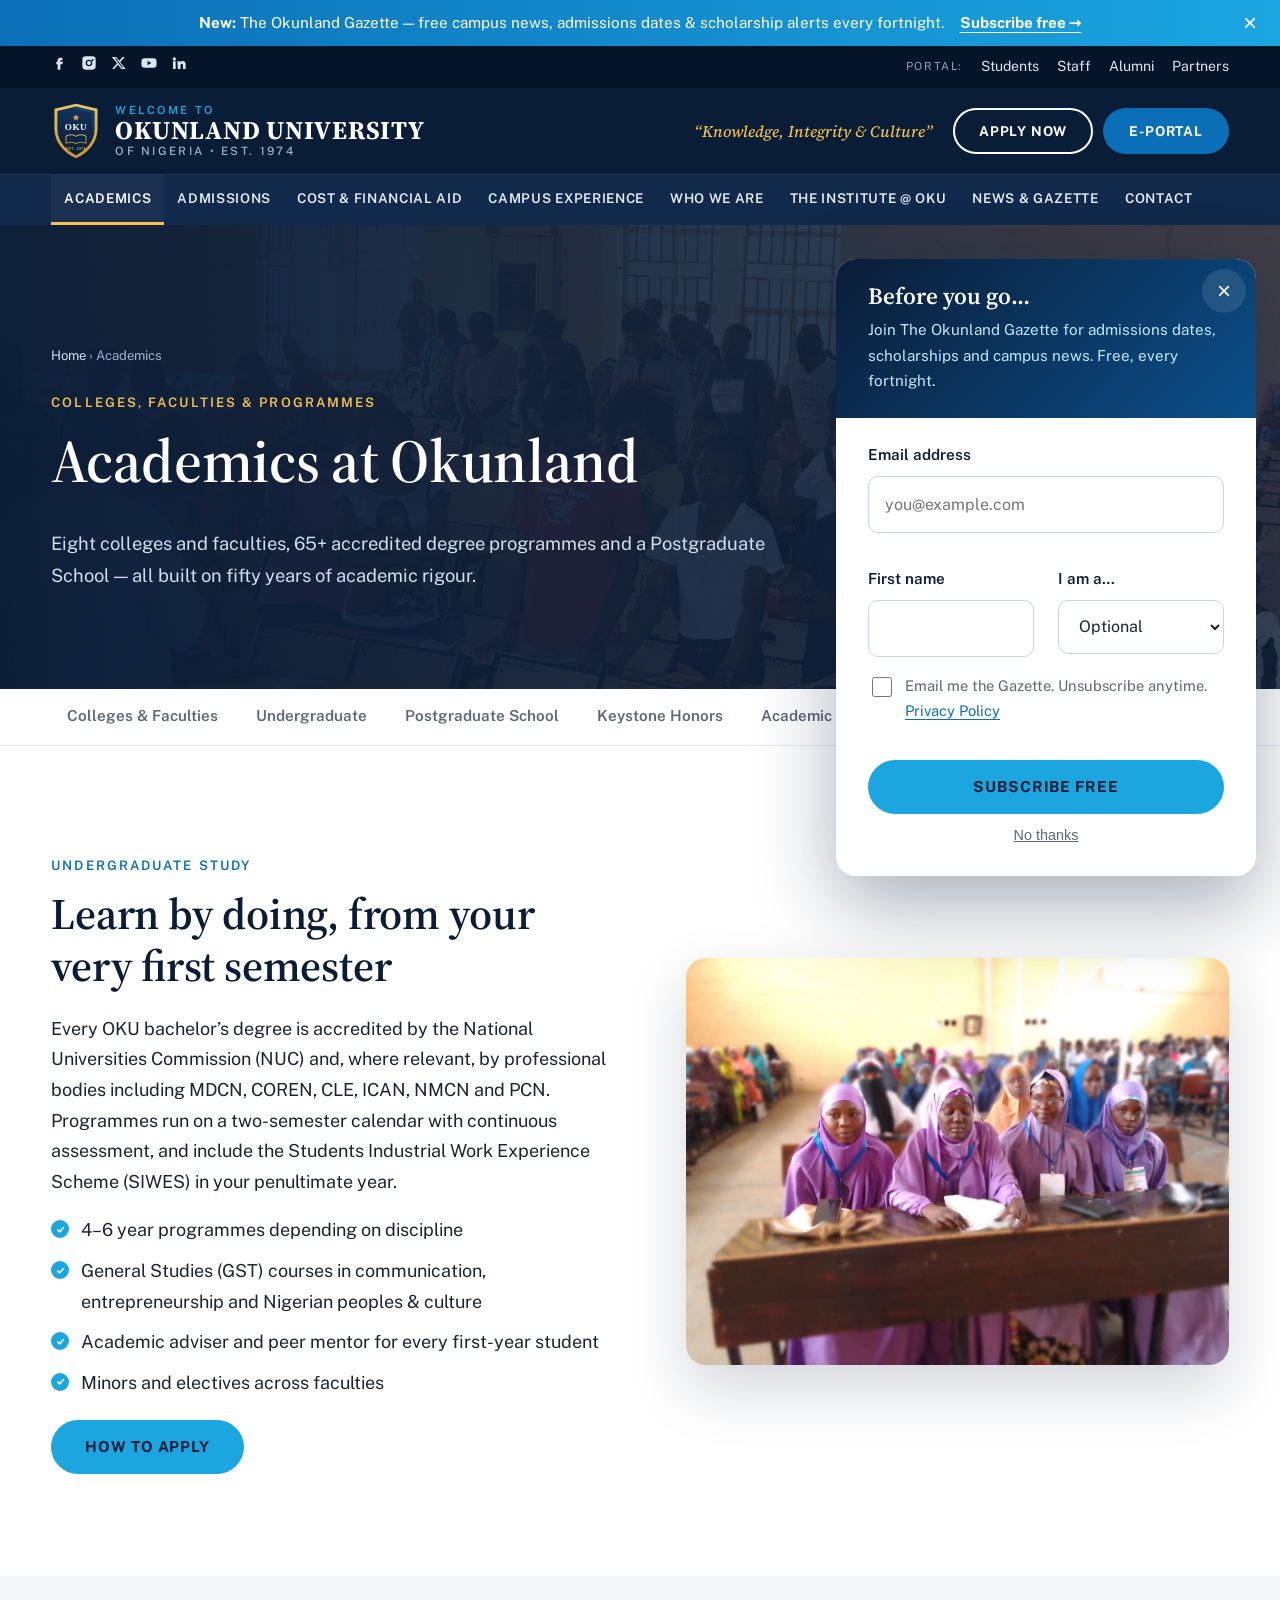
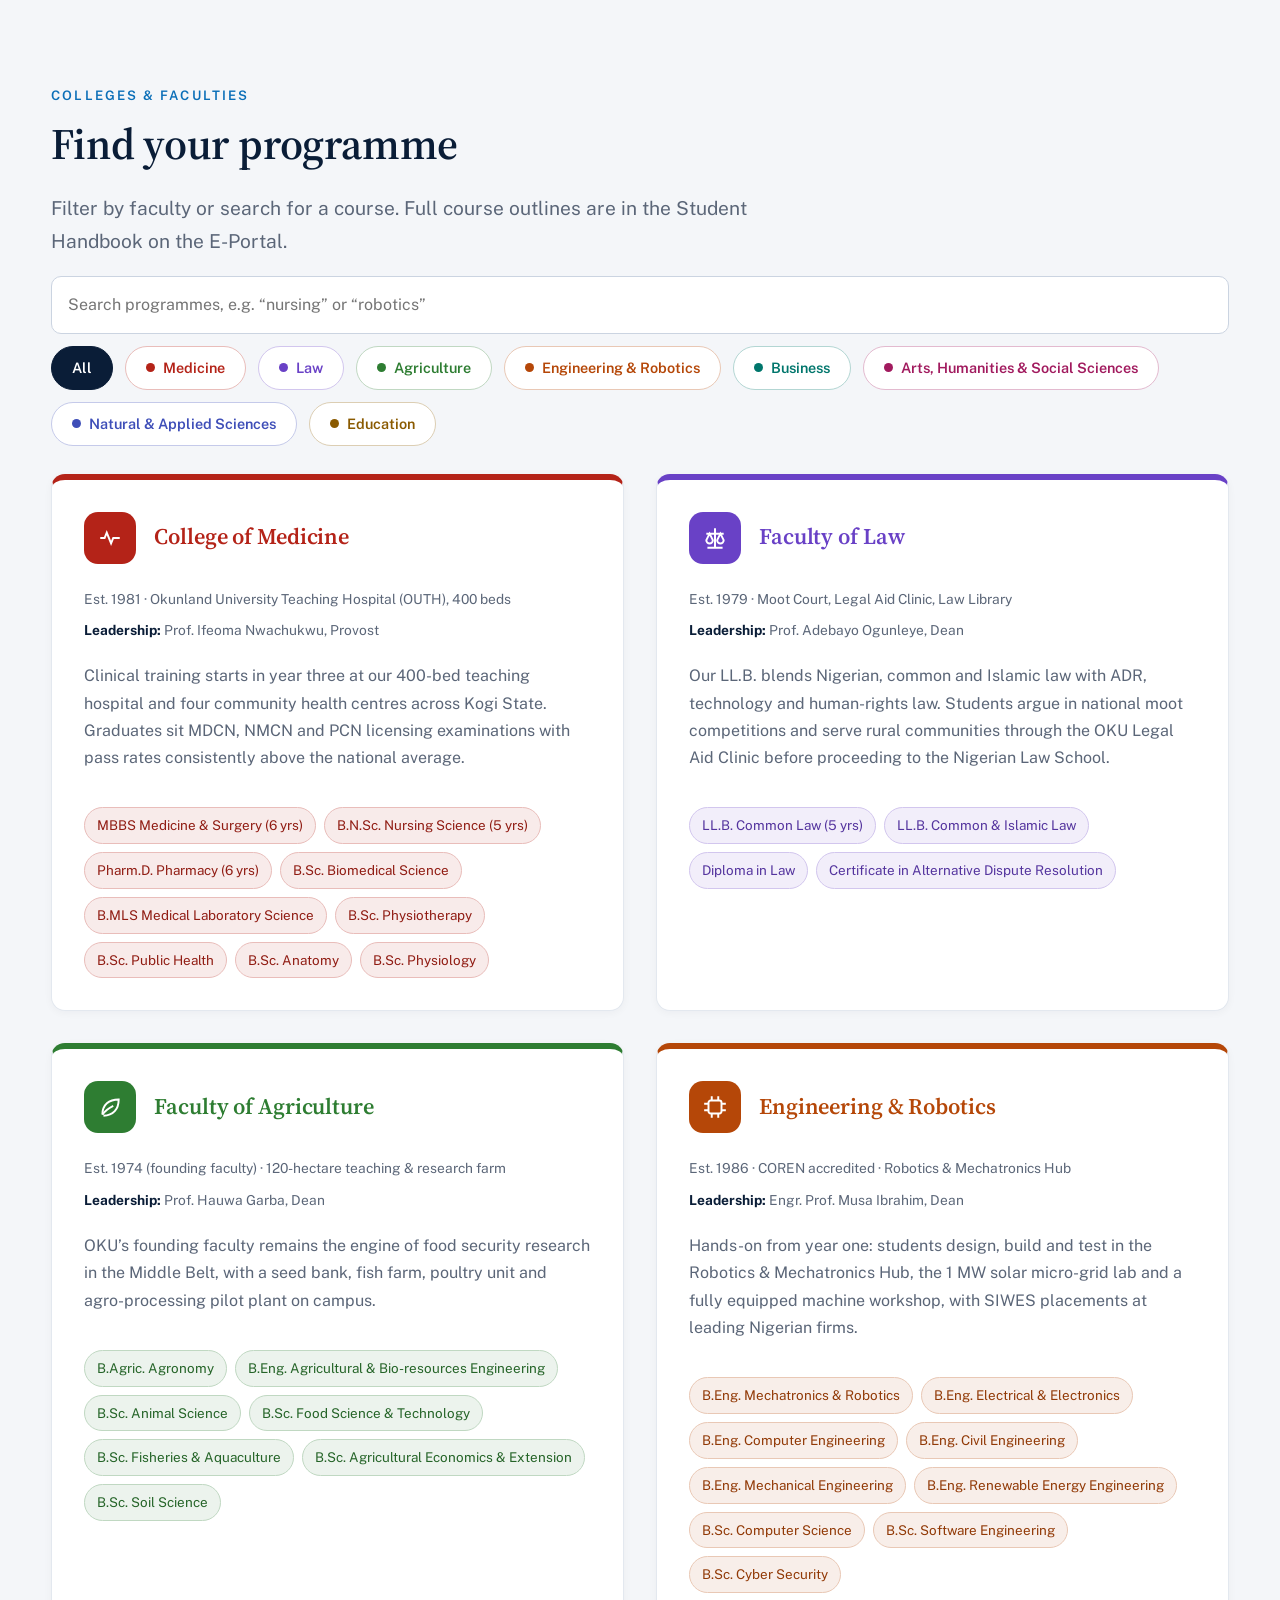
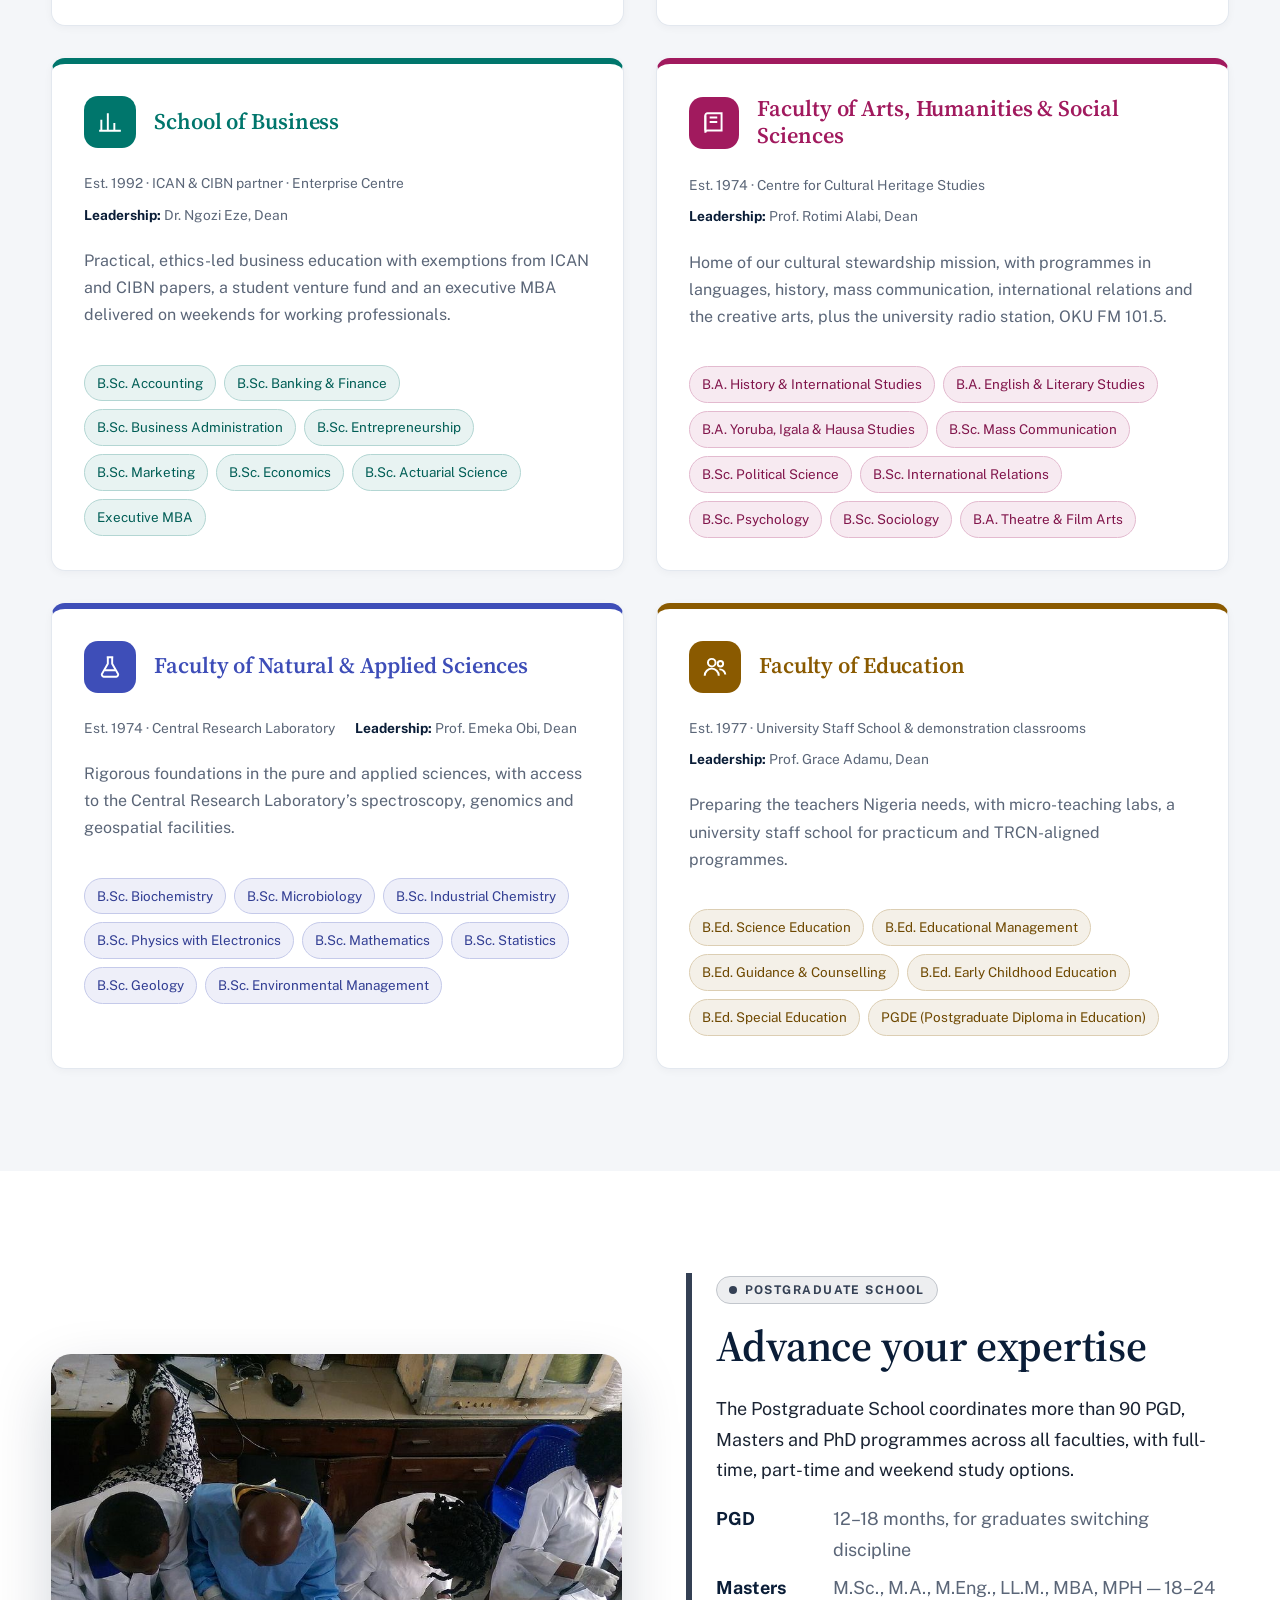
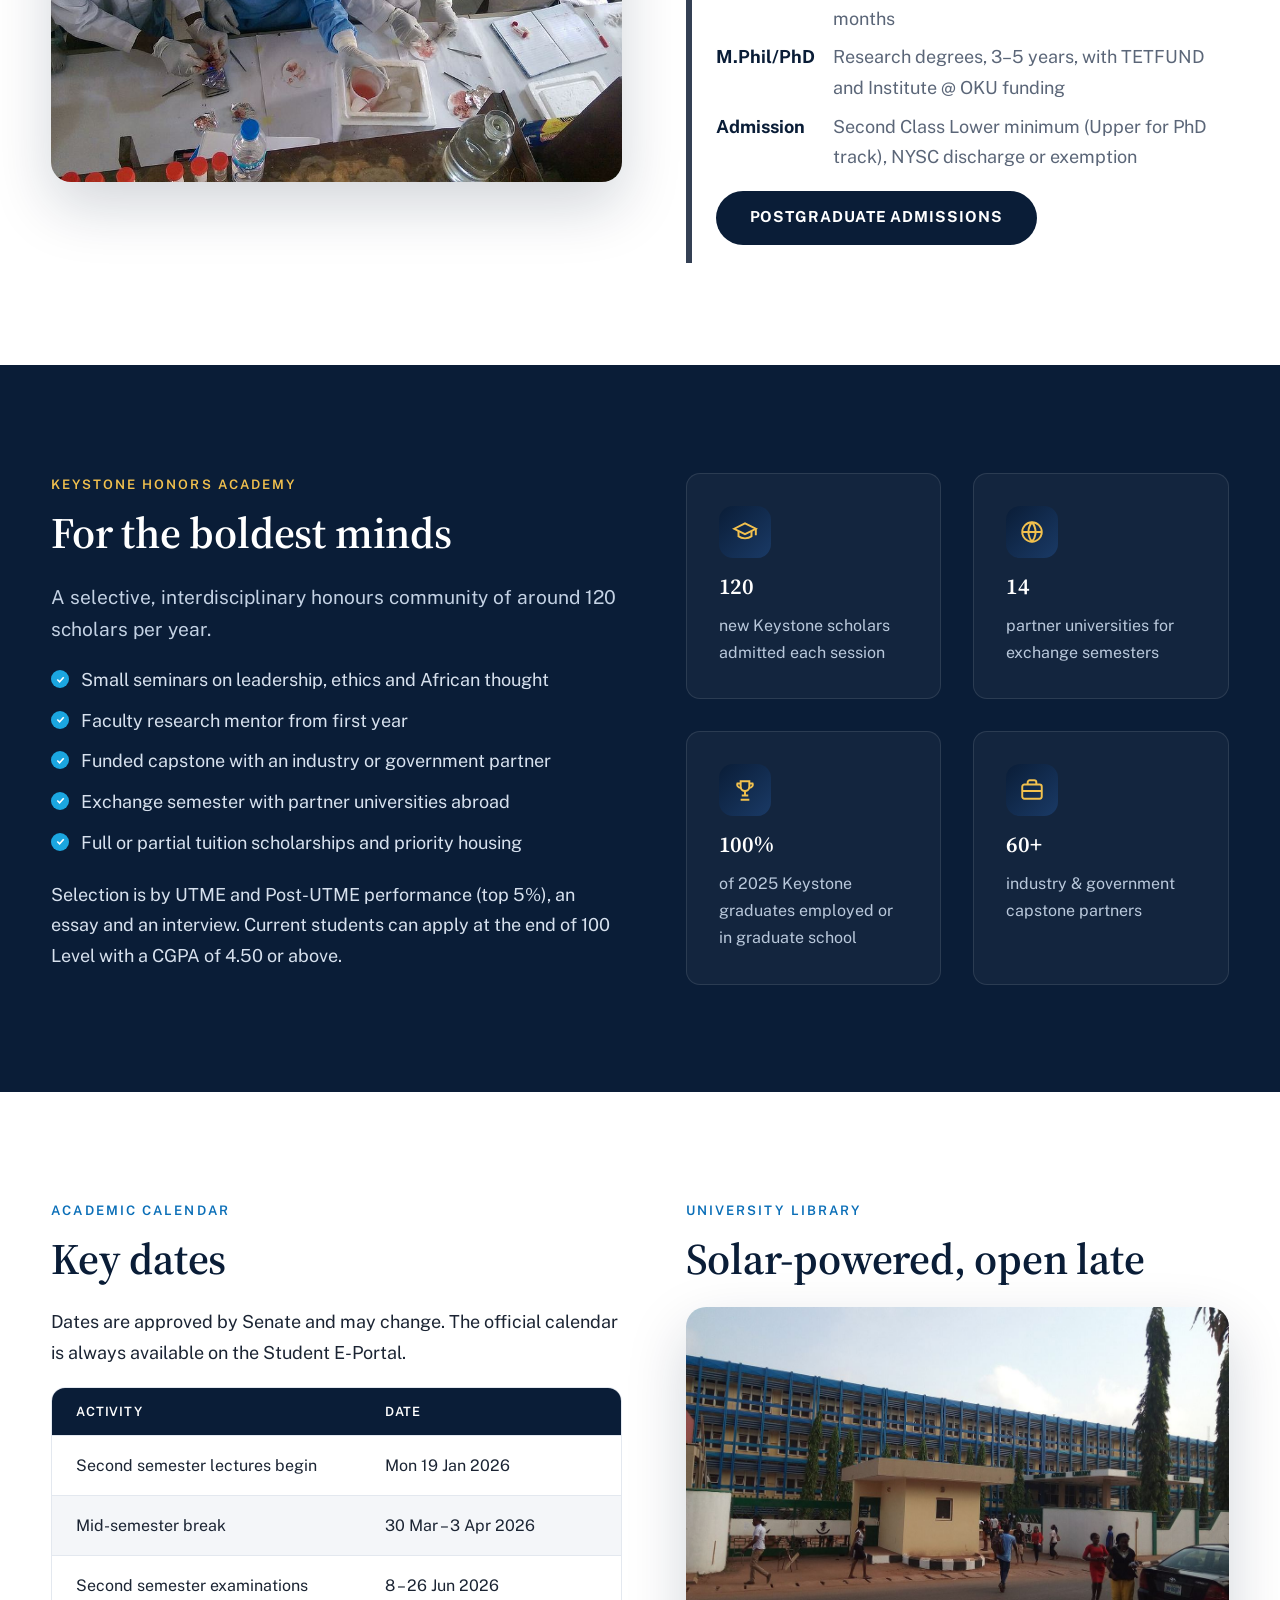
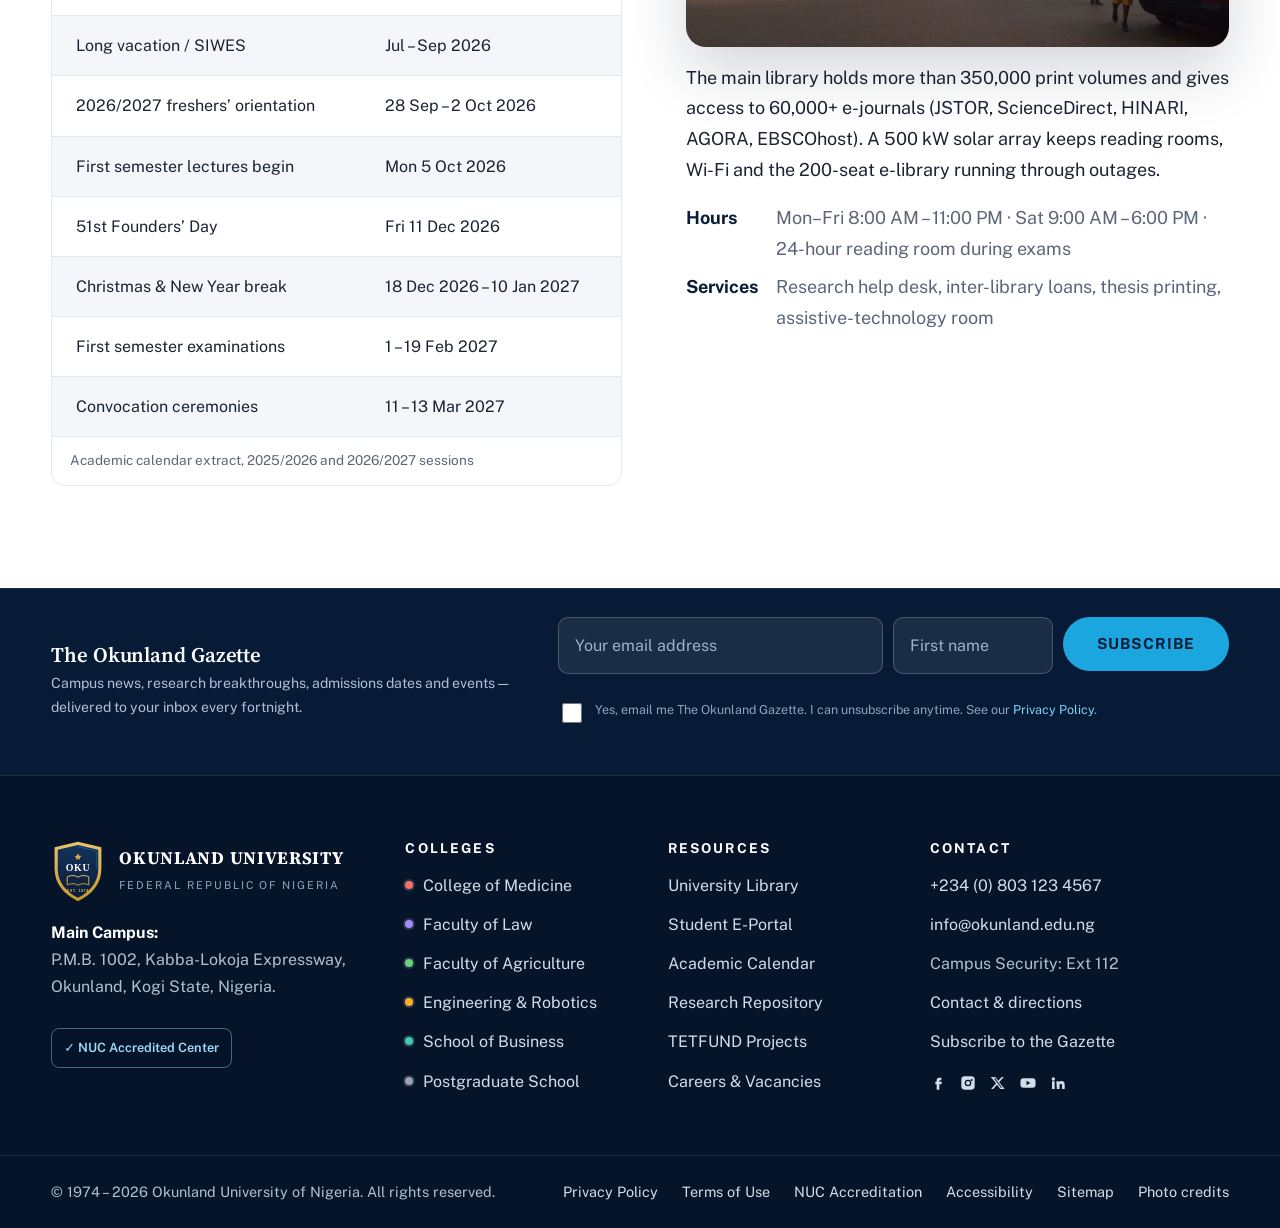
<file: academics.html>
<!DOCTYPE html>
<html lang="en-NG" class="no-js">
<head>
<meta charset="utf-8">
<meta name="viewport" content="width=device-width, initial-scale=1">
<title>Academics | Okunland University of Nigeria</title>
<meta name="description" content="Explore OKU colleges and faculties: Medicine, Law, Agriculture, Engineering &amp; Robotics, Business, Humanities, Sciences, Education and the Postgraduate School.">
<meta name="theme-color" content="#0A1D37">
<meta property="og:title" content="Academics | Okunland University of Nigeria">
<meta property="og:description" content="Explore OKU colleges and faculties: Medicine, Law, Agriculture, Engineering &amp; Robotics, Business, Humanities, Sciences, Education and the Postgraduate School.">
<meta property="og:image" content="img/hero-campus.jpg">
<link rel="icon" href="img/logo.svg" type="image/svg+xml">
<link rel="stylesheet" href="css/styles.css">
</head>
<body>
<a class="skip" href="#main">Skip to main content</a>
<div class="announce" id="announce"><div class="container"><span><b>New:</b> The Okunland Gazette<span class="an-long"> &mdash; free campus news, admissions dates &amp; scholarship alerts every fortnight</span>.</span><a href="subscribe.html" data-gz-cta>Subscribe free &rarr;</a><button class="x" type="button" aria-label="Dismiss announcement">&times;</button></div></div>
<div class="utility"><div class="container">
<div class="social" aria-label="Social media">
<a href="https://facebook.com" aria-label="Facebook" rel="noopener"><svg viewBox="0 0 24 24"><path d="M14 8h3V4h-3a4 4 0 0 0-4 4v2H8v4h2v8h4v-8h3l1-4h-4V8z"/></svg></a>
<a href="https://instagram.com" aria-label="Instagram" rel="noopener"><svg viewBox="0 0 24 24"><path d="M7 2h10a5 5 0 0 1 5 5v10a5 5 0 0 1-5 5H7a5 5 0 0 1-5-5V7a5 5 0 0 1 5-5zm5 5a5 5 0 1 0 0 10 5 5 0 0 0 0-10zm0 2a3 3 0 1 1 0 6 3 3 0 0 1 0-6zm5.5-3a1.5 1.5 0 1 0 0 3 1.5 1.5 0 0 0 0-3z"/></svg></a>
<a href="https://x.com" aria-label="X (Twitter)" rel="noopener"><svg viewBox="0 0 24 24"><path d="M17.5 3h3.2l-7 8 8.3 10h-6.5l-5-6.2L4.8 21H1.6l7.5-8.6L1.2 3h6.6l4.6 5.7zM16.4 19h1.8L7.6 4.9H5.7z"/></svg></a>
<a href="https://youtube.com" aria-label="YouTube" rel="noopener"><svg viewBox="0 0 24 24"><path d="M23 7.5a3 3 0 0 0-2.1-2.1C19 5 12 5 12 5s-7 0-8.9.4A3 3 0 0 0 1 7.5 31 31 0 0 0 .6 12 31 31 0 0 0 1 16.5a3 3 0 0 0 2.1 2.1C5 19 12 19 12 19s7 0 8.9-.4a3 3 0 0 0 2.1-2.1 31 31 0 0 0 .4-4.5 31 31 0 0 0-.4-4.5zM9.8 15.3V8.7L15.5 12z"/></svg></a>
<a href="https://linkedin.com" aria-label="LinkedIn" rel="noopener"><svg viewBox="0 0 24 24"><path d="M4.98 3.5a2.5 2.5 0 1 1 0 5 2.5 2.5 0 0 1 0-5zM3 9.5h4V21H3zM9.5 9.5h3.8v1.6h.1c.5-1 1.8-2 3.8-2 4 0 4.8 2.6 4.8 6V21h-4v-5.1c0-1.2 0-2.8-1.7-2.8s-2 1.3-2 2.7V21h-4z"/></svg></a>
</div>
<nav class="portals" aria-label="Portals"><span>PORTAL:</span><a href="portal.html#students">Students</a><a href="portal.html#staff">Staff</a><a href="portal.html#alumni">Alumni</a><a href="portal.html#partners">Partners</a></nav>
</div></div>
<header class="site-header">
 <div class="brandbar"><div class="container">
  <a class="brand" href="index.html" aria-label="Okunland University of Nigeria – home">
   <img src="img/logo.svg" alt="" width="50" height="58">
   <span><small>Welcome to</small><strong>OKUNLAND UNIVERSITY</strong><em>of Nigeria &bull; Est. 1974</em></span>
  </a>
  <div class="header-cta">
   <span class="motto">&ldquo;Knowledge, Integrity &amp; Culture&rdquo;</span>
   <a class="btn btn-ghost" href="admissions.html#apply">Apply Now</a>
   <a class="btn btn-blue" href="portal.html">E-Portal</a>
  </div>
  <button class="menu-toggle" type="button" aria-expanded="false" aria-controls="mainnav" aria-label="Open main menu"><span></span></button>
 </div></div>
 <nav class="mainnav" id="mainnav" aria-label="Main"><div class="container">
  <ul><li class="has-sub"><a class="top" href="academics.html" aria-current="page">Academics</a><button class="sub-toggle" type="button" aria-expanded="false" aria-label="Show Academics sub-menu">+</button><div class="dropdown"><a href="academics.html#faculties">Colleges &amp; Faculties</a><a href="academics.html#undergraduate">Undergraduate Programmes</a><a href="academics.html#postgraduate">Postgraduate School</a><a href="academics.html#honors">Keystone Honors Academy</a><a href="academics.html#calendar">Academic Calendar</a><a href="academics.html#library">University Library</a></div></li><li class="has-sub"><a class="top" href="admissions.html">Admissions</a><button class="sub-toggle" type="button" aria-expanded="false" aria-label="Show Admissions sub-menu">+</button><div class="dropdown"><a href="admissions.html#apply">How to Apply</a><a href="admissions.html#requirements">Entry Requirements</a><a href="admissions.html#utme">JAMB / UTME &amp; Post-UTME</a><a href="admissions.html#deadlines">Key Dates &amp; Deadlines</a><a href="admissions.html#transfer">Direct Entry &amp; Transfer</a><a href="admissions.html#international">International Applicants</a><a href="admissions.html#faq">Admissions FAQ</a></div></li><li class="has-sub"><a class="top" href="cost-financial-aid.html">Cost &amp; Financial Aid</a><button class="sub-toggle" type="button" aria-expanded="false" aria-label="Show Cost & Financial Aid sub-menu">+</button><div class="dropdown"><a href="cost-financial-aid.html#fees">Tuition &amp; Fees</a><a href="cost-financial-aid.html#scholarships">Scholarships</a><a href="cost-financial-aid.html#aid">Loans &amp; Work-Study</a><a href="cost-financial-aid.html#payment">How to Pay</a><a href="cost-financial-aid.html#parents">For Parents &amp; Sponsors</a></div></li><li class="has-sub"><a class="top" href="campus-experience.html">Campus Experience</a><button class="sub-toggle" type="button" aria-expanded="false" aria-label="Show Campus Experience sub-menu">+</button><div class="dropdown"><a href="campus-experience.html#overview">Overview</a><a href="campus-experience.html#support">Holistic Student Support</a><a href="campus-experience.html#residential">Residential Life</a><a href="campus-experience.html#safety">Campus Safety</a><a href="campus-experience.html#involvement">Student Involvement</a><a href="campus-experience.html#athletics">Athletics &amp; Recreation</a><a href="campus-experience.html#events">Events Calendar</a></div></li><li class="has-sub"><a class="top" href="who-we-are.html">Who We Are</a><button class="sub-toggle" type="button" aria-expanded="false" aria-label="Show Who We Are sub-menu">+</button><div class="dropdown"><a href="who-we-are.html#history">Our History</a><a href="who-we-are.html#vc">Vice-Chancellor&rsquo;s Message</a><a href="who-we-are.html#mission">Mission, Vision &amp; Values</a><a href="who-we-are.html#leadership">Leadership</a><a href="who-we-are.html#accreditation">Accreditation</a><a href="who-we-are.html#careers">Careers &amp; Vacancies</a></div></li><li class="has-sub"><a class="top" href="research.html">The Institute @ OKU</a><button class="sub-toggle" type="button" aria-expanded="false" aria-label="Show The Institute @ OKU sub-menu">+</button><div class="dropdown"><a href="research.html#centres">Research Centres</a><a href="research.html#impact">Innovation &amp; Patents</a><a href="research.html#tetfund">TETFUND Projects</a><a href="research.html#repository">Research Repository</a><a href="research.html#partnerships">Global Partnerships</a></div></li><li class="has-sub"><a class="top" href="news.html">News &amp; Gazette</a><button class="sub-toggle" type="button" aria-expanded="false" aria-label="Show News & Gazette sub-menu">+</button><div class="dropdown"><a href="news.html#latest">Latest News</a><a href="news.html#archive">Gazette Archive</a><a href="subscribe.html">Subscribe to the Gazette</a></div></li><li class="has-sub"><a class="top" href="contact.html">Contact</a><button class="sub-toggle" type="button" aria-expanded="false" aria-label="Show Contact sub-menu">+</button><div class="dropdown"><a href="contact.html#directory">Departments Directory</a><a href="contact.html#visit">Plan Your Visit</a><a href="contact.html#map">Campus Map</a><a href="contact.html#prospectus">Request a Prospectus</a></div></li></ul>
  <div class="mobile-cta"><a class="btn btn-gold" href="admissions.html#apply">Apply Now</a><a class="btn btn-blue" href="portal.html">E-Portal</a></div>
 </div></nav>
</header>
<main id="main" tabindex="-1">
<section class="page-hero" style="--bg:url(../img/classroom.jpg)"><div class="container">
<nav class="crumbs" aria-label="Breadcrumb"><a href="index.html">Home</a> &rsaquo; <span aria-current="page">Academics</span></nav>
<span class="eyebrow">Colleges, Faculties &amp; Programmes</span><h1 class="fade-up">Academics at Okunland</h1><p class="fade-up d1">Eight colleges and faculties, 65+ accredited degree programmes and a Postgraduate School &mdash; all built on fifty years of academic rigour.</p></div></section><nav class="subnav" aria-label="On this page"><div class="container"><a href="#faculties">Colleges &amp; Faculties</a><a href="#undergraduate">Undergraduate</a><a href="#postgraduate">Postgraduate School</a><a href="#honors">Keystone Honors</a><a href="#calendar">Academic Calendar</a><a href="#library">Library</a></div></nav>
<section class="section" id="undergraduate"><div class="container split">
 <div class="reveal"><span class="eyebrow">Undergraduate study</span><h2>Learn by doing, from your very first semester</h2>
 <p>Every OKU bachelor&rsquo;s degree is accredited by the National Universities Commission (NUC) and, where relevant, by professional bodies including MDCN, COREN, CLE, ICAN, NMCN and PCN. Programmes run on a two-semester calendar with continuous assessment, and include the Students Industrial Work Experience Scheme (SIWES) in your penultimate year.</p>
 <ul class="checks"><li>4&ndash;6 year programmes depending on discipline</li><li>General Studies (GST) courses in communication, entrepreneurship and Nigerian peoples &amp; culture</li><li>Academic adviser and peer mentor for every first-year student</li><li>Minors and electives across faculties</li></ul>
 <a class="btn btn-gold" href="admissions.html">How to apply</a></div>
 <div class="photo reveal" style="aspect-ratio:4/3"><img src="img/lecture.jpg" alt="Students listening in a lecture hall" loading="lazy" width="1200" height="900"></div>
</div></section>

<section class="section pale" id="faculties"><div class="container">
 <div class="reveal"><span class="eyebrow">Colleges &amp; Faculties</span><h2>Find your programme</h2><p class="lead">Filter by faculty or search for a course. Full course outlines are in the Student Handbook on the E-Portal.</p></div>
 <div class="filter-bar"><label class="sr-only" for="prog-search">Search programmes</label><input id="prog-search" type="search" placeholder="Search programmes, e.g. &ldquo;nursing&rdquo; or &ldquo;robotics&rdquo;"><button class="chip" type="button" data-filter="all" aria-pressed="true">All</button><button class="chip fac-medicine" type="button" data-filter="medicine" aria-pressed="false">Medicine</button><button class="chip fac-law" type="button" data-filter="law" aria-pressed="false">Law</button><button class="chip fac-agriculture" type="button" data-filter="agriculture" aria-pressed="false">Agriculture</button><button class="chip fac-engineering" type="button" data-filter="engineering" aria-pressed="false">Engineering &amp; Robotics</button><button class="chip fac-business" type="button" data-filter="business" aria-pressed="false">Business</button><button class="chip fac-humanities" type="button" data-filter="humanities" aria-pressed="false">Arts, Humanities &amp; Social Sciences</button><button class="chip fac-sciences" type="button" data-filter="sciences" aria-pressed="false">Natural &amp; Applied Sciences</button><button class="chip fac-education" type="button" data-filter="education" aria-pressed="false">Education</button></div>
 <div class="grid g2"><article class="card fac fac-card fac-medicine reveal" id="medicine" data-faculty="medicine"><div class="body">
<div class="fac-head"><div class="icon" aria-hidden="true"><svg viewBox="0 0 24 24"><path d="M3 12h4l2-5 4 10 2-5h6"/></svg></div><div><h3 style="margin:0">College of Medicine</h3></div></div>
<div class="fac-meta"><span>Est. 1981 &middot; Okunland University Teaching Hospital (OUTH), 400 beds</span><span><b>Leadership:</b> Prof. Ifeoma Nwachukwu, Provost</span></div>
<p>Clinical training starts in year three at our 400-bed teaching hospital and four community health centres across Kogi State. Graduates sit MDCN, NMCN and PCN licensing examinations with pass rates consistently above the national average.</p><ul class="prog-list"><li>MBBS Medicine &amp; Surgery (6 yrs)</li><li>B.N.Sc. Nursing Science (5 yrs)</li><li>Pharm.D. Pharmacy (6 yrs)</li><li>B.Sc. Biomedical Science</li><li>B.MLS Medical Laboratory Science</li><li>B.Sc. Physiotherapy</li><li>B.Sc. Public Health</li><li>B.Sc. Anatomy</li><li>B.Sc. Physiology</li></ul></div></article><article class="card fac fac-card fac-law reveal" id="law" data-faculty="law"><div class="body">
<div class="fac-head"><div class="icon" aria-hidden="true"><svg viewBox="0 0 24 24"><path d="M12 3v18M5 21h14M4 8h16"/><path d="M7 8l-3 6a3 3 0 0 0 6 0zM17 8l-3 6a3 3 0 0 0 6 0z"/></svg></div><div><h3 style="margin:0">Faculty of Law</h3></div></div>
<div class="fac-meta"><span>Est. 1979 &middot; Moot Court, Legal Aid Clinic, Law Library</span><span><b>Leadership:</b> Prof. Adebayo Ogunleye, Dean</span></div>
<p>Our LL.B. blends Nigerian, common and Islamic law with ADR, technology and human-rights law. Students argue in national moot competitions and serve rural communities through the OKU Legal Aid Clinic before proceeding to the Nigerian Law School.</p><ul class="prog-list"><li>LL.B. Common Law (5 yrs)</li><li>LL.B. Common &amp; Islamic Law</li><li>Diploma in Law</li><li>Certificate in Alternative Dispute Resolution</li></ul></div></article><article class="card fac fac-card fac-agriculture reveal" id="agriculture" data-faculty="agriculture"><div class="body">
<div class="fac-head"><div class="icon" aria-hidden="true"><svg viewBox="0 0 24 24"><path d="M5 19c0-9 6-14 15-14 0 9-5 15-14 15"/><path d="M5 19c3-4 6-6 10-8"/></svg></div><div><h3 style="margin:0">Faculty of Agriculture</h3></div></div>
<div class="fac-meta"><span>Est. 1974 (founding faculty) &middot; 120-hectare teaching &amp; research farm</span><span><b>Leadership:</b> Prof. Hauwa Garba, Dean</span></div>
<p>OKU&rsquo;s founding faculty remains the engine of food security research in the Middle Belt, with a seed bank, fish farm, poultry unit and agro-processing pilot plant on campus.</p><ul class="prog-list"><li>B.Agric. Agronomy</li><li>B.Eng. Agricultural &amp; Bio-resources Engineering</li><li>B.Sc. Animal Science</li><li>B.Sc. Food Science &amp; Technology</li><li>B.Sc. Fisheries &amp; Aquaculture</li><li>B.Sc. Agricultural Economics &amp; Extension</li><li>B.Sc. Soil Science</li></ul></div></article><article class="card fac fac-card fac-engineering reveal" id="engineering" data-faculty="engineering"><div class="body">
<div class="fac-head"><div class="icon" aria-hidden="true"><svg viewBox="0 0 24 24"><rect x="6" y="6" width="12" height="12" rx="2"/><path d="M9 2v4M15 2v4M9 18v4M15 18v4M2 9h4M2 15h4M18 9h4M18 15h4"/></svg></div><div><h3 style="margin:0">Engineering &amp; Robotics</h3></div></div>
<div class="fac-meta"><span>Est. 1986 &middot; COREN accredited &middot; Robotics &amp; Mechatronics Hub</span><span><b>Leadership:</b> Engr. Prof. Musa Ibrahim, Dean</span></div>
<p>Hands-on from year one: students design, build and test in the Robotics &amp; Mechatronics Hub, the 1 MW solar micro-grid lab and a fully equipped machine workshop, with SIWES placements at leading Nigerian firms.</p><ul class="prog-list"><li>B.Eng. Mechatronics &amp; Robotics</li><li>B.Eng. Electrical &amp; Electronics</li><li>B.Eng. Computer Engineering</li><li>B.Eng. Civil Engineering</li><li>B.Eng. Mechanical Engineering</li><li>B.Eng. Renewable Energy Engineering</li><li>B.Sc. Computer Science</li><li>B.Sc. Software Engineering</li><li>B.Sc. Cyber Security</li></ul></div></article><article class="card fac fac-card fac-business reveal" id="business" data-faculty="business"><div class="body">
<div class="fac-head"><div class="icon" aria-hidden="true"><svg viewBox="0 0 24 24"><path d="M4 20V10M10 20V4M16 20v-7M22 20H2"/></svg></div><div><h3 style="margin:0">School of Business</h3></div></div>
<div class="fac-meta"><span>Est. 1992 &middot; ICAN &amp; CIBN partner &middot; Enterprise Centre</span><span><b>Leadership:</b> Dr. Ngozi Eze, Dean</span></div>
<p>Practical, ethics-led business education with exemptions from ICAN and CIBN papers, a student venture fund and an executive MBA delivered on weekends for working professionals.</p><ul class="prog-list"><li>B.Sc. Accounting</li><li>B.Sc. Banking &amp; Finance</li><li>B.Sc. Business Administration</li><li>B.Sc. Entrepreneurship</li><li>B.Sc. Marketing</li><li>B.Sc. Economics</li><li>B.Sc. Actuarial Science</li><li>Executive MBA</li></ul></div></article><article class="card fac fac-card fac-humanities reveal" id="humanities" data-faculty="humanities"><div class="body">
<div class="fac-head"><div class="icon" aria-hidden="true"><svg viewBox="0 0 24 24"><path d="M4 5a2 2 0 0 1 2-2h13v16H6a2 2 0 0 0-2 2z"/><path d="M4 19V5"/><path d="M8 7h7M8 11h7"/></svg></div><div><h3 style="margin:0">Faculty of Arts, Humanities &amp; Social Sciences</h3></div></div>
<div class="fac-meta"><span>Est. 1974 &middot; Centre for Cultural Heritage Studies</span><span><b>Leadership:</b> Prof. Rotimi Alabi, Dean</span></div>
<p>Home of our cultural stewardship mission, with programmes in languages, history, mass communication, international relations and the creative arts, plus the university radio station, OKU FM 101.5.</p><ul class="prog-list"><li>B.A. History &amp; International Studies</li><li>B.A. English &amp; Literary Studies</li><li>B.A. Yoruba, Igala &amp; Hausa Studies</li><li>B.Sc. Mass Communication</li><li>B.Sc. Political Science</li><li>B.Sc. International Relations</li><li>B.Sc. Psychology</li><li>B.Sc. Sociology</li><li>B.A. Theatre &amp; Film Arts</li></ul></div></article><article class="card fac fac-card fac-sciences reveal" id="sciences" data-faculty="sciences"><div class="body">
<div class="fac-head"><div class="icon" aria-hidden="true"><svg viewBox="0 0 24 24"><path d="M9 3h6M10 3v6L4.5 18.5A2 2 0 0 0 6.2 21h11.6a2 2 0 0 0 1.7-2.5L14 9V3"/><path d="M7 15h10"/></svg></div><div><h3 style="margin:0">Faculty of Natural &amp; Applied Sciences</h3></div></div>
<div class="fac-meta"><span>Est. 1974 &middot; Central Research Laboratory</span><span><b>Leadership:</b> Prof. Emeka Obi, Dean</span></div>
<p>Rigorous foundations in the pure and applied sciences, with access to the Central Research Laboratory&rsquo;s spectroscopy, genomics and geospatial facilities.</p><ul class="prog-list"><li>B.Sc. Biochemistry</li><li>B.Sc. Microbiology</li><li>B.Sc. Industrial Chemistry</li><li>B.Sc. Physics with Electronics</li><li>B.Sc. Mathematics</li><li>B.Sc. Statistics</li><li>B.Sc. Geology</li><li>B.Sc. Environmental Management</li></ul></div></article><article class="card fac fac-card fac-education reveal" id="education" data-faculty="education"><div class="body">
<div class="fac-head"><div class="icon" aria-hidden="true"><svg viewBox="0 0 24 24"><circle cx="9" cy="8" r="3.5"/><path d="M2.5 20a6.5 6.5 0 0 1 13 0"/><circle cx="17" cy="9" r="2.5"/><path d="M16 14.2A5 5 0 0 1 21.5 19"/></svg></div><div><h3 style="margin:0">Faculty of Education</h3></div></div>
<div class="fac-meta"><span>Est. 1977 &middot; University Staff School &amp; demonstration classrooms</span><span><b>Leadership:</b> Prof. Grace Adamu, Dean</span></div>
<p>Preparing the teachers Nigeria needs, with micro-teaching labs, a university staff school for practicum and TRCN-aligned programmes.</p><ul class="prog-list"><li>B.Ed. Science Education</li><li>B.Ed. Educational Management</li><li>B.Ed. Guidance &amp; Counselling</li><li>B.Ed. Early Childhood Education</li><li>B.Ed. Special Education</li><li>PGDE (Postgraduate Diploma in Education)</li></ul></div></article></div>
 <p id="prog-none" hidden class="notice" style="margin-top:16px">No programmes match your search. Try a different word, or <a href="contact.html#directory">ask the Admissions Office</a>.</p>
</div></section>

<section class="section fac-postgraduate" id="postgraduate"><div class="container split">
 <div class="photo reveal" style="aspect-ratio:4/3"><img src="img/research-lab.jpg" alt="Researchers working at a laboratory bench" loading="lazy" width="1200" height="900"></div>
 <div class="reveal fac-band fac-postgraduate"><span class="fac-tag fac-postgraduate">Postgraduate School</span><h2 style="margin-top:16px">Advance your expertise</h2>
 <p>The Postgraduate School coordinates more than 90 PGD, Masters and PhD programmes across all faculties, with full-time, part-time and weekend study options.</p>
 <dl class="kv"><dt>PGD</dt><dd>12&ndash;18 months, for graduates switching discipline</dd><dt>Masters</dt><dd>M.Sc., M.A., M.Eng., LL.M., MBA, MPH &mdash; 18&ndash;24 months</dd><dt>M.Phil/PhD</dt><dd>Research degrees, 3&ndash;5 years, with TETFUND and Institute @ OKU funding</dd><dt>Admission</dt><dd>Second Class Lower minimum (Upper for PhD track), NYSC discharge or exemption</dd></dl>
 <p style="margin-top:16px"><a class="btn btn-navy" href="admissions.html#postgrad">Postgraduate admissions</a></p></div>
</div></section>

<section class="section navy" id="honors"><div class="container split">
 <div class="reveal"><span class="eyebrow">Keystone Honors Academy</span><h2>For the boldest minds</h2><p class="lead">A selective, interdisciplinary honours community of around 120 scholars per year.</p>
 <ul class="checks" style="color:#D7E1EE"><li>Small seminars on leadership, ethics and African thought</li><li>Faculty research mentor from first year</li><li>Funded capstone with an industry or government partner</li><li>Exchange semester with partner universities abroad</li><li>Full or partial tuition scholarships and priority housing</li></ul>
 <p>Selection is by UTME and Post-UTME performance (top 5%), an essay and an interview. Current students can apply at the end of 100 Level with a CGPA of 4.50 or above.</p></div>
 <div class="grid g2 reveal">
  <div class="icon-card"><div class="icon" aria-hidden="true"><svg viewBox="0 0 24 24"><path d="M2 9l10-5 10 5-10 5z"/><path d="M6 11v5c3 2.5 9 2.5 12 0v-5M22 9v6"/></svg></div><h3>120</h3><p>new Keystone scholars admitted each session</p></div>
  <div class="icon-card"><div class="icon" aria-hidden="true"><svg viewBox="0 0 24 24"><circle cx="12" cy="12" r="9"/><path d="M3 12h18M12 3a14 14 0 0 1 0 18M12 3a14 14 0 0 0 0 18"/></svg></div><h3>14</h3><p>partner universities for exchange semesters</p></div>
  <div class="icon-card"><div class="icon" aria-hidden="true"><svg viewBox="0 0 24 24"><path d="M8 4h8v5a4 4 0 0 1-8 0z"/><path d="M8 6H5a3 3 0 0 0 3 4M16 6h3a3 3 0 0 1-3 4M12 13v4M8 21h8M9 17h6"/></svg></div><h3>100%</h3><p>of 2025 Keystone graduates employed or in graduate school</p></div>
  <div class="icon-card"><div class="icon" aria-hidden="true"><svg viewBox="0 0 24 24"><rect x="3" y="7" width="18" height="13" rx="2"/><path d="M8 7V5a2 2 0 0 1 2-2h4a2 2 0 0 1 2 2v2M3 13h18"/></svg></div><h3>60+</h3><p>industry &amp; government capstone partners</p></div>
 </div>
</div></section>

<section class="section" id="calendar"><div class="container split" style="align-items:start">
 <div class="reveal"><span class="eyebrow">Academic Calendar</span><h2>Key dates</h2><p>Dates are approved by Senate and may change. The official calendar is always available on the Student E-Portal.</p>
 <div class="table-wrap"><table><caption>Academic calendar extract, 2025/2026 and 2026/2027 sessions</caption><thead><tr><th>Activity</th><th>Date</th></tr></thead><tbody><tr><td>Second semester lectures begin</td><td>Mon 19 Jan 2026</td></tr><tr><td>Mid-semester break</td><td>30 Mar &ndash; 3 Apr 2026</td></tr><tr><td>Second semester examinations</td><td>8 &ndash; 26 Jun 2026</td></tr><tr><td>Long vacation / SIWES</td><td>Jul &ndash; Sep 2026</td></tr><tr><td>2026/2027 freshers&rsquo; orientation</td><td>28 Sep &ndash; 2 Oct 2026</td></tr><tr><td>First semester lectures begin</td><td>Mon 5 Oct 2026</td></tr><tr><td>51st Founders&rsquo; Day</td><td>Fri 11 Dec 2026</td></tr><tr><td>Christmas &amp; New Year break</td><td>18 Dec 2026 &ndash; 10 Jan 2027</td></tr><tr><td>First semester examinations</td><td>1 &ndash; 19 Feb 2027</td></tr><tr><td>Convocation ceremonies</td><td>11 &ndash; 13 Mar 2027</td></tr></tbody></table></div></div>
 <div class="reveal" id="library"><span class="eyebrow">University Library</span><h2>Solar-powered, open late</h2>
 <div class="photo" style="aspect-ratio:16/10;margin-bottom:16px"><img src="img/library.jpg" alt="The university library building with students outside" loading="lazy" width="1200" height="900"></div>
 <p>The main library holds more than 350,000 print volumes and gives access to 60,000+ e-journals (JSTOR, ScienceDirect, HINARI, AGORA, EBSCOhost). A 500 kW solar array keeps reading rooms, Wi-Fi and the 200-seat e-library running through outages.</p>
 <dl class="kv"><dt>Hours</dt><dd>Mon&ndash;Fri 8:00 AM &ndash; 11:00 PM &middot; Sat 9:00 AM &ndash; 6:00 PM &middot; 24-hour reading room during exams</dd><dt>Services</dt><dd>Research help desk, inter-library loans, thesis printing, assistive-technology room</dd></dl></div>
</div></section>

</main>
<footer class="site-footer">
<div class="footer-gz-wrap"><div class="container">
 <div><h3>The Okunland Gazette</h3><p>Campus news, research breakthroughs, admissions dates and events &mdash; delivered to your inbox every fortnight.</p></div>
 <form class="gazette-form" data-source="footer" aria-label="Subscribe to The Okunland Gazette">
<div class="hp" aria-hidden="true"><label for="fgz-web">Website</label><input id="fgz-web" name="website" type="text" tabindex="-1" autocomplete="off"></div>
<div class="footer-gz">
 <div class="field" style="flex:1;min-width:180px"><label class="sr-only" for="fgz-email">Email address</label><input id="fgz-email" name="email" type="email" placeholder="Your email address" autocomplete="email" required><div class="err-msg" aria-live="polite"></div></div>
 <div class="field" style="flex:0 1 160px"><label class="sr-only" for="fgz-first">First name</label><input id="fgz-first" name="first_name" type="text" placeholder="First name" autocomplete="given-name" style="background:rgba(255,255,255,.08);border-color:rgba(255,255,255,.2);color:#fff"></div>
 <button class="btn btn-gold" type="submit" style="align-self:flex-start">Subscribe</button>
</div>
<div class="field"><label class="consent" for="fgz-consent"><input id="fgz-consent" name="consent" type="checkbox" required> <span>Yes, email me The Okunland Gazette. I can unsubscribe anytime. See our <a href="privacy.html">Privacy Policy</a>.</span></label><div class="err-msg" aria-live="polite"></div></div>
<div class="form-status" role="status" aria-live="polite"></div>
</form>
</div></div>
<div class="container footer-top">
 <div>
  <div class="f-brand"><img src="img/logo.svg" alt="Okunland University crest"><div><strong>OKUNLAND UNIVERSITY</strong><span>FEDERAL REPUBLIC OF NIGERIA</span></div></div>
  <p><b style="color:#fff">Main Campus:</b><br>P.M.B. 1002, Kabba-Lokoja Expressway,<br>Okunland, Kogi State, Nigeria.</p>
  <span class="nuc">&#10003; NUC Accredited Center</span>
 </div>
 <div><h4>Colleges</h4><ul>
  <li><a class="footer-fac fac-medicine" href="academics.html#medicine">College of Medicine</a></li><li><a class="footer-fac fac-law" href="academics.html#law">Faculty of Law</a></li><li><a class="footer-fac fac-agriculture" href="academics.html#agriculture">Faculty of Agriculture</a></li><li><a class="footer-fac fac-engineering" href="academics.html#engineering">Engineering &amp; Robotics</a></li><li><a class="footer-fac fac-business" href="academics.html#business">School of Business</a></li><li><a class="footer-fac fac-postgraduate" href="academics.html#postgraduate">Postgraduate School</a></li></ul></div>
 <div><h4>Resources</h4><ul>
  <li><a href="academics.html#library">University Library</a></li><li><a href="portal.html">Student E-Portal</a></li><li><a href="academics.html#calendar">Academic Calendar</a></li><li><a href="research.html#repository">Research Repository</a></li><li><a href="research.html#tetfund">TETFUND Projects</a></li><li><a href="who-we-are.html#careers">Careers &amp; Vacancies</a></li></ul></div>
 <div><h4>Contact</h4><ul>
  <li><a href="tel:+2348031234567">+234 (0) 803 123 4567</a></li><li><a href="mailto:info@okunland.edu.ng">info@okunland.edu.ng</a></li><li>Campus Security: Ext 112</li><li><a href="contact.html">Contact &amp; directions</a></li><li><a href="subscribe.html">Subscribe to the Gazette</a></li></ul>
  <div style="margin-top:16px;color:#D2DDEA"><div class="social" aria-label="Social media">
<a href="https://facebook.com" aria-label="Facebook" rel="noopener"><svg viewBox="0 0 24 24"><path d="M14 8h3V4h-3a4 4 0 0 0-4 4v2H8v4h2v8h4v-8h3l1-4h-4V8z"/></svg></a>
<a href="https://instagram.com" aria-label="Instagram" rel="noopener"><svg viewBox="0 0 24 24"><path d="M7 2h10a5 5 0 0 1 5 5v10a5 5 0 0 1-5 5H7a5 5 0 0 1-5-5V7a5 5 0 0 1 5-5zm5 5a5 5 0 1 0 0 10 5 5 0 0 0 0-10zm0 2a3 3 0 1 1 0 6 3 3 0 0 1 0-6zm5.5-3a1.5 1.5 0 1 0 0 3 1.5 1.5 0 0 0 0-3z"/></svg></a>
<a href="https://x.com" aria-label="X (Twitter)" rel="noopener"><svg viewBox="0 0 24 24"><path d="M17.5 3h3.2l-7 8 8.3 10h-6.5l-5-6.2L4.8 21H1.6l7.5-8.6L1.2 3h6.6l4.6 5.7zM16.4 19h1.8L7.6 4.9H5.7z"/></svg></a>
<a href="https://youtube.com" aria-label="YouTube" rel="noopener"><svg viewBox="0 0 24 24"><path d="M23 7.5a3 3 0 0 0-2.1-2.1C19 5 12 5 12 5s-7 0-8.9.4A3 3 0 0 0 1 7.5 31 31 0 0 0 .6 12 31 31 0 0 0 1 16.5a3 3 0 0 0 2.1 2.1C5 19 12 19 12 19s7 0 8.9-.4a3 3 0 0 0 2.1-2.1 31 31 0 0 0 .4-4.5 31 31 0 0 0-.4-4.5zM9.8 15.3V8.7L15.5 12z"/></svg></a>
<a href="https://linkedin.com" aria-label="LinkedIn" rel="noopener"><svg viewBox="0 0 24 24"><path d="M4.98 3.5a2.5 2.5 0 1 1 0 5 2.5 2.5 0 0 1 0-5zM3 9.5h4V21H3zM9.5 9.5h3.8v1.6h.1c.5-1 1.8-2 3.8-2 4 0 4.8 2.6 4.8 6V21h-4v-5.1c0-1.2 0-2.8-1.7-2.8s-2 1.3-2 2.7V21h-4z"/></svg></a>
</div></div></div>
</div>
<div class="footer-bottom" style="border-top:1px solid rgba(255,255,255,.08)"><div class="container">
 <span>&copy; 1974 &ndash; 2026 Okunland University of Nigeria. All rights reserved.</span>
 <nav aria-label="Legal"><a href="privacy.html">Privacy Policy</a><a href="terms.html">Terms of Use</a><a href="who-we-are.html#accreditation">NUC Accreditation</a><a href="accessibility.html">Accessibility</a><a href="sitemap.html">Sitemap</a><a href="sitemap.html#credits">Photo credits</a></nav>
</div></div>
</footer>
<button class="to-top" type="button" aria-label="Back to top">&uarr;</button>
<aside class="gz-pop" id="gz-pop" role="dialog" aria-modal="false" aria-labelledby="gz-pop-h" hidden>
 <div class="top"><b id="gz-pop-h">Before you go&hellip;</b><p>Join The Okunland Gazette for admissions dates, scholarships and campus news. Free, every fortnight.</p><button class="close" type="button" aria-label="Close sign-up">&times;</button></div>
 <div class="inner"><form class="gazette-form form" data-source="popup" aria-label="Subscribe to The Okunland Gazette">
<div class="hp" aria-hidden="true"><label for="pgz-web">Leave this field empty</label><input id="pgz-web" name="website" type="text" tabindex="-1" autocomplete="off"></div>
<div class="field"><label for="pgz-email">Email address</label><input id="pgz-email" name="email" type="email" autocomplete="email" required placeholder="you@example.com"><div class="err-msg" aria-live="polite"></div></div>
<div class="row"><div class="field"><label for="pgz-first">First name</label><input id="pgz-first" name="first_name" type="text" autocomplete="given-name" maxlength="60"></div>
<div class="field"><label for="pgz-role">I am a&hellip;</label><select id="pgz-role" name="role"><option value="">Optional</option><option>Student</option><option>Parent</option><option>Alumni</option><option>Staff</option><option>Partner</option><option>Other</option></select></div></div>
<div class="field"><label class="consent" for="pgz-consent"><input id="pgz-consent" name="consent" type="checkbox" required> <span>Email me the Gazette. Unsubscribe anytime. <a href="privacy.html">Privacy Policy</a></span></label><div class="err-msg" aria-live="polite"></div></div>
<button class="btn btn-gold" type="submit">Subscribe free</button>
<div class="form-status" role="status" aria-live="polite"></div>
</form><button class="later" type="button">No thanks</button></div>
</aside>
<script src="js/main.js" defer></script>
<script src="js/gazette.js" defer></script>
</body>
</html>
</file>
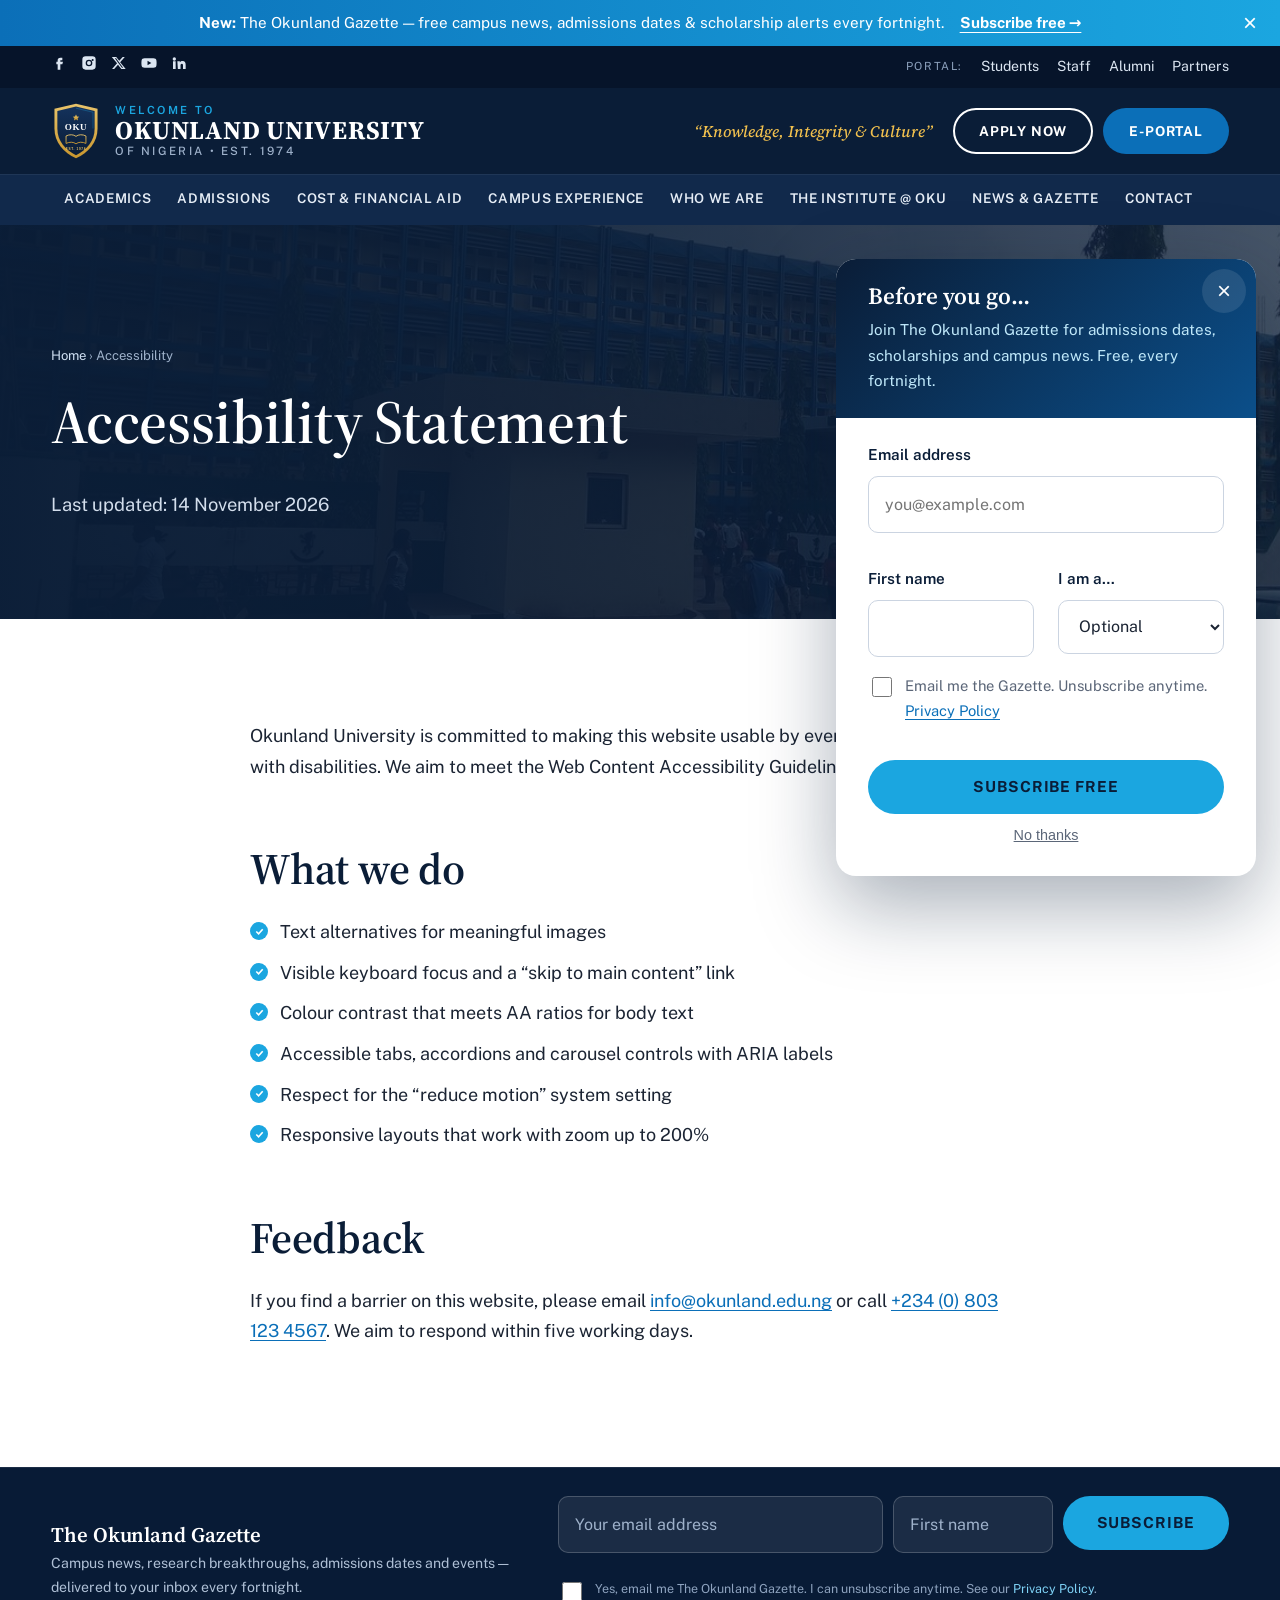
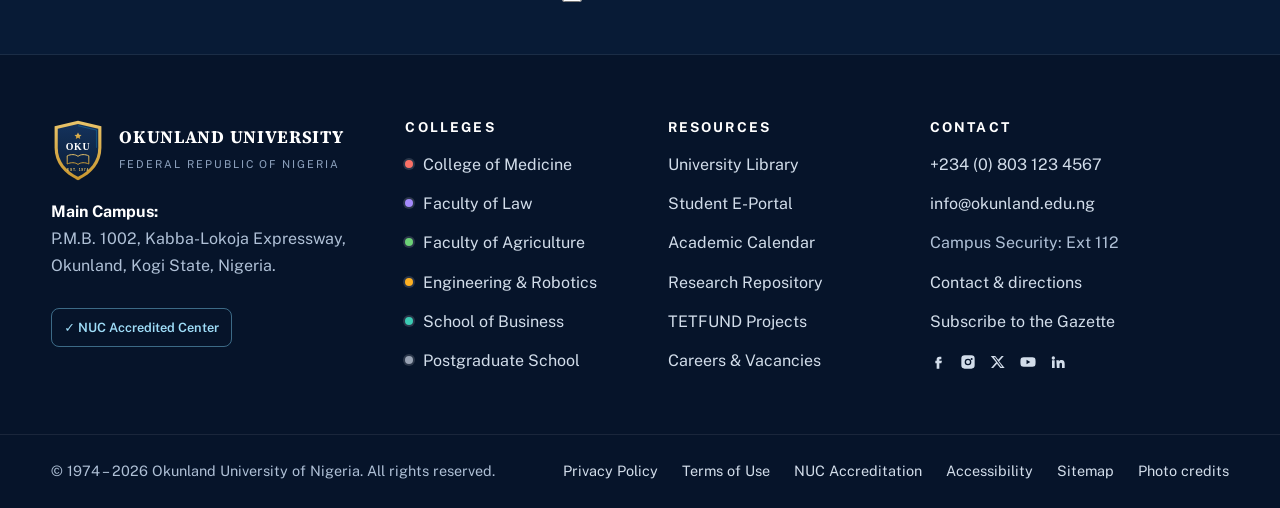
<file: accessibility.html>
<!DOCTYPE html>
<html lang="en-NG" class="no-js">
<head>
<meta charset="utf-8">
<meta name="viewport" content="width=device-width, initial-scale=1">
<title>Accessibility Statement | Okunland University of Nigeria</title>
<meta name="description" content="Accessibility statement for the Okunland University website.">
<meta name="theme-color" content="#0A1D37">
<meta property="og:title" content="Accessibility Statement | Okunland University of Nigeria">
<meta property="og:description" content="Accessibility statement for the Okunland University website.">
<meta property="og:image" content="img/hero-campus.jpg">
<link rel="icon" href="img/logo.svg" type="image/svg+xml">
<link rel="stylesheet" href="css/styles.css">
</head>
<body>
<a class="skip" href="#main">Skip to main content</a>
<div class="announce" id="announce"><div class="container"><span><b>New:</b> The Okunland Gazette<span class="an-long"> &mdash; free campus news, admissions dates &amp; scholarship alerts every fortnight</span>.</span><a href="subscribe.html" data-gz-cta>Subscribe free &rarr;</a><button class="x" type="button" aria-label="Dismiss announcement">&times;</button></div></div>
<div class="utility"><div class="container">
<div class="social" aria-label="Social media">
<a href="https://facebook.com" aria-label="Facebook" rel="noopener"><svg viewBox="0 0 24 24"><path d="M14 8h3V4h-3a4 4 0 0 0-4 4v2H8v4h2v8h4v-8h3l1-4h-4V8z"/></svg></a>
<a href="https://instagram.com" aria-label="Instagram" rel="noopener"><svg viewBox="0 0 24 24"><path d="M7 2h10a5 5 0 0 1 5 5v10a5 5 0 0 1-5 5H7a5 5 0 0 1-5-5V7a5 5 0 0 1 5-5zm5 5a5 5 0 1 0 0 10 5 5 0 0 0 0-10zm0 2a3 3 0 1 1 0 6 3 3 0 0 1 0-6zm5.5-3a1.5 1.5 0 1 0 0 3 1.5 1.5 0 0 0 0-3z"/></svg></a>
<a href="https://x.com" aria-label="X (Twitter)" rel="noopener"><svg viewBox="0 0 24 24"><path d="M17.5 3h3.2l-7 8 8.3 10h-6.5l-5-6.2L4.8 21H1.6l7.5-8.6L1.2 3h6.6l4.6 5.7zM16.4 19h1.8L7.6 4.9H5.7z"/></svg></a>
<a href="https://youtube.com" aria-label="YouTube" rel="noopener"><svg viewBox="0 0 24 24"><path d="M23 7.5a3 3 0 0 0-2.1-2.1C19 5 12 5 12 5s-7 0-8.9.4A3 3 0 0 0 1 7.5 31 31 0 0 0 .6 12 31 31 0 0 0 1 16.5a3 3 0 0 0 2.1 2.1C5 19 12 19 12 19s7 0 8.9-.4a3 3 0 0 0 2.1-2.1 31 31 0 0 0 .4-4.5 31 31 0 0 0-.4-4.5zM9.8 15.3V8.7L15.5 12z"/></svg></a>
<a href="https://linkedin.com" aria-label="LinkedIn" rel="noopener"><svg viewBox="0 0 24 24"><path d="M4.98 3.5a2.5 2.5 0 1 1 0 5 2.5 2.5 0 0 1 0-5zM3 9.5h4V21H3zM9.5 9.5h3.8v1.6h.1c.5-1 1.8-2 3.8-2 4 0 4.8 2.6 4.8 6V21h-4v-5.1c0-1.2 0-2.8-1.7-2.8s-2 1.3-2 2.7V21h-4z"/></svg></a>
</div>
<nav class="portals" aria-label="Portals"><span>PORTAL:</span><a href="portal.html#students">Students</a><a href="portal.html#staff">Staff</a><a href="portal.html#alumni">Alumni</a><a href="portal.html#partners">Partners</a></nav>
</div></div>
<header class="site-header">
 <div class="brandbar"><div class="container">
  <a class="brand" href="index.html" aria-label="Okunland University of Nigeria – home">
   <img src="img/logo.svg" alt="" width="50" height="58">
   <span><small>Welcome to</small><strong>OKUNLAND UNIVERSITY</strong><em>of Nigeria &bull; Est. 1974</em></span>
  </a>
  <div class="header-cta">
   <span class="motto">&ldquo;Knowledge, Integrity &amp; Culture&rdquo;</span>
   <a class="btn btn-ghost" href="admissions.html#apply">Apply Now</a>
   <a class="btn btn-blue" href="portal.html">E-Portal</a>
  </div>
  <button class="menu-toggle" type="button" aria-expanded="false" aria-controls="mainnav" aria-label="Open main menu"><span></span></button>
 </div></div>
 <nav class="mainnav" id="mainnav" aria-label="Main"><div class="container">
  <ul><li class="has-sub"><a class="top" href="academics.html">Academics</a><button class="sub-toggle" type="button" aria-expanded="false" aria-label="Show Academics sub-menu">+</button><div class="dropdown"><a href="academics.html#faculties">Colleges &amp; Faculties</a><a href="academics.html#undergraduate">Undergraduate Programmes</a><a href="academics.html#postgraduate">Postgraduate School</a><a href="academics.html#honors">Keystone Honors Academy</a><a href="academics.html#calendar">Academic Calendar</a><a href="academics.html#library">University Library</a></div></li><li class="has-sub"><a class="top" href="admissions.html">Admissions</a><button class="sub-toggle" type="button" aria-expanded="false" aria-label="Show Admissions sub-menu">+</button><div class="dropdown"><a href="admissions.html#apply">How to Apply</a><a href="admissions.html#requirements">Entry Requirements</a><a href="admissions.html#utme">JAMB / UTME &amp; Post-UTME</a><a href="admissions.html#deadlines">Key Dates &amp; Deadlines</a><a href="admissions.html#transfer">Direct Entry &amp; Transfer</a><a href="admissions.html#international">International Applicants</a><a href="admissions.html#faq">Admissions FAQ</a></div></li><li class="has-sub"><a class="top" href="cost-financial-aid.html">Cost &amp; Financial Aid</a><button class="sub-toggle" type="button" aria-expanded="false" aria-label="Show Cost & Financial Aid sub-menu">+</button><div class="dropdown"><a href="cost-financial-aid.html#fees">Tuition &amp; Fees</a><a href="cost-financial-aid.html#scholarships">Scholarships</a><a href="cost-financial-aid.html#aid">Loans &amp; Work-Study</a><a href="cost-financial-aid.html#payment">How to Pay</a><a href="cost-financial-aid.html#parents">For Parents &amp; Sponsors</a></div></li><li class="has-sub"><a class="top" href="campus-experience.html">Campus Experience</a><button class="sub-toggle" type="button" aria-expanded="false" aria-label="Show Campus Experience sub-menu">+</button><div class="dropdown"><a href="campus-experience.html#overview">Overview</a><a href="campus-experience.html#support">Holistic Student Support</a><a href="campus-experience.html#residential">Residential Life</a><a href="campus-experience.html#safety">Campus Safety</a><a href="campus-experience.html#involvement">Student Involvement</a><a href="campus-experience.html#athletics">Athletics &amp; Recreation</a><a href="campus-experience.html#events">Events Calendar</a></div></li><li class="has-sub"><a class="top" href="who-we-are.html">Who We Are</a><button class="sub-toggle" type="button" aria-expanded="false" aria-label="Show Who We Are sub-menu">+</button><div class="dropdown"><a href="who-we-are.html#history">Our History</a><a href="who-we-are.html#vc">Vice-Chancellor&rsquo;s Message</a><a href="who-we-are.html#mission">Mission, Vision &amp; Values</a><a href="who-we-are.html#leadership">Leadership</a><a href="who-we-are.html#accreditation">Accreditation</a><a href="who-we-are.html#careers">Careers &amp; Vacancies</a></div></li><li class="has-sub"><a class="top" href="research.html">The Institute @ OKU</a><button class="sub-toggle" type="button" aria-expanded="false" aria-label="Show The Institute @ OKU sub-menu">+</button><div class="dropdown"><a href="research.html#centres">Research Centres</a><a href="research.html#impact">Innovation &amp; Patents</a><a href="research.html#tetfund">TETFUND Projects</a><a href="research.html#repository">Research Repository</a><a href="research.html#partnerships">Global Partnerships</a></div></li><li class="has-sub"><a class="top" href="news.html">News &amp; Gazette</a><button class="sub-toggle" type="button" aria-expanded="false" aria-label="Show News & Gazette sub-menu">+</button><div class="dropdown"><a href="news.html#latest">Latest News</a><a href="news.html#archive">Gazette Archive</a><a href="subscribe.html">Subscribe to the Gazette</a></div></li><li class="has-sub"><a class="top" href="contact.html">Contact</a><button class="sub-toggle" type="button" aria-expanded="false" aria-label="Show Contact sub-menu">+</button><div class="dropdown"><a href="contact.html#directory">Departments Directory</a><a href="contact.html#visit">Plan Your Visit</a><a href="contact.html#map">Campus Map</a><a href="contact.html#prospectus">Request a Prospectus</a></div></li></ul>
  <div class="mobile-cta"><a class="btn btn-gold" href="admissions.html#apply">Apply Now</a><a class="btn btn-blue" href="portal.html">E-Portal</a></div>
 </div></nav>
</header>
<main id="main" tabindex="-1">
<section class="page-hero" style="--bg:url(../img/library.jpg)"><div class="container">
<nav class="crumbs" aria-label="Breadcrumb"><a href="index.html">Home</a> &rsaquo; <span aria-current="page">Accessibility</span></nav>
<h1 class="fade-up">Accessibility Statement</h1><p class="fade-up d1">Last updated: 14 November 2026</p></div></section><section class="section"><div class="container prose">
<p>Okunland University is committed to making this website usable by everyone, including people with disabilities. We aim to meet the Web Content Accessibility Guidelines (WCAG) 2.1 level AA.</p>
<h2>What we do</h2><ul class="checks"><li>Text alternatives for meaningful images</li><li>Visible keyboard focus and a &ldquo;skip to main content&rdquo; link</li><li>Colour contrast that meets AA ratios for body text</li><li>Accessible tabs, accordions and carousel controls with ARIA labels</li><li>Respect for the &ldquo;reduce motion&rdquo; system setting</li><li>Responsive layouts that work with zoom up to 200%</li></ul>
<h2>Feedback</h2><p>If you find a barrier on this website, please email <a href="mailto:info@okunland.edu.ng">info@okunland.edu.ng</a> or call <a href="tel:+2348031234567">+234 (0) 803 123 4567</a>. We aim to respond within five working days.</p></div></section>
</main>
<footer class="site-footer">
<div class="footer-gz-wrap"><div class="container">
 <div><h3>The Okunland Gazette</h3><p>Campus news, research breakthroughs, admissions dates and events &mdash; delivered to your inbox every fortnight.</p></div>
 <form class="gazette-form" data-source="footer" aria-label="Subscribe to The Okunland Gazette">
<div class="hp" aria-hidden="true"><label for="fgz-web">Website</label><input id="fgz-web" name="website" type="text" tabindex="-1" autocomplete="off"></div>
<div class="footer-gz">
 <div class="field" style="flex:1;min-width:180px"><label class="sr-only" for="fgz-email">Email address</label><input id="fgz-email" name="email" type="email" placeholder="Your email address" autocomplete="email" required><div class="err-msg" aria-live="polite"></div></div>
 <div class="field" style="flex:0 1 160px"><label class="sr-only" for="fgz-first">First name</label><input id="fgz-first" name="first_name" type="text" placeholder="First name" autocomplete="given-name" style="background:rgba(255,255,255,.08);border-color:rgba(255,255,255,.2);color:#fff"></div>
 <button class="btn btn-gold" type="submit" style="align-self:flex-start">Subscribe</button>
</div>
<div class="field"><label class="consent" for="fgz-consent"><input id="fgz-consent" name="consent" type="checkbox" required> <span>Yes, email me The Okunland Gazette. I can unsubscribe anytime. See our <a href="privacy.html">Privacy Policy</a>.</span></label><div class="err-msg" aria-live="polite"></div></div>
<div class="form-status" role="status" aria-live="polite"></div>
</form>
</div></div>
<div class="container footer-top">
 <div>
  <div class="f-brand"><img src="img/logo.svg" alt="Okunland University crest"><div><strong>OKUNLAND UNIVERSITY</strong><span>FEDERAL REPUBLIC OF NIGERIA</span></div></div>
  <p><b style="color:#fff">Main Campus:</b><br>P.M.B. 1002, Kabba-Lokoja Expressway,<br>Okunland, Kogi State, Nigeria.</p>
  <span class="nuc">&#10003; NUC Accredited Center</span>
 </div>
 <div><h4>Colleges</h4><ul>
  <li><a class="footer-fac fac-medicine" href="academics.html#medicine">College of Medicine</a></li><li><a class="footer-fac fac-law" href="academics.html#law">Faculty of Law</a></li><li><a class="footer-fac fac-agriculture" href="academics.html#agriculture">Faculty of Agriculture</a></li><li><a class="footer-fac fac-engineering" href="academics.html#engineering">Engineering &amp; Robotics</a></li><li><a class="footer-fac fac-business" href="academics.html#business">School of Business</a></li><li><a class="footer-fac fac-postgraduate" href="academics.html#postgraduate">Postgraduate School</a></li></ul></div>
 <div><h4>Resources</h4><ul>
  <li><a href="academics.html#library">University Library</a></li><li><a href="portal.html">Student E-Portal</a></li><li><a href="academics.html#calendar">Academic Calendar</a></li><li><a href="research.html#repository">Research Repository</a></li><li><a href="research.html#tetfund">TETFUND Projects</a></li><li><a href="who-we-are.html#careers">Careers &amp; Vacancies</a></li></ul></div>
 <div><h4>Contact</h4><ul>
  <li><a href="tel:+2348031234567">+234 (0) 803 123 4567</a></li><li><a href="mailto:info@okunland.edu.ng">info@okunland.edu.ng</a></li><li>Campus Security: Ext 112</li><li><a href="contact.html">Contact &amp; directions</a></li><li><a href="subscribe.html">Subscribe to the Gazette</a></li></ul>
  <div style="margin-top:16px;color:#D2DDEA"><div class="social" aria-label="Social media">
<a href="https://facebook.com" aria-label="Facebook" rel="noopener"><svg viewBox="0 0 24 24"><path d="M14 8h3V4h-3a4 4 0 0 0-4 4v2H8v4h2v8h4v-8h3l1-4h-4V8z"/></svg></a>
<a href="https://instagram.com" aria-label="Instagram" rel="noopener"><svg viewBox="0 0 24 24"><path d="M7 2h10a5 5 0 0 1 5 5v10a5 5 0 0 1-5 5H7a5 5 0 0 1-5-5V7a5 5 0 0 1 5-5zm5 5a5 5 0 1 0 0 10 5 5 0 0 0 0-10zm0 2a3 3 0 1 1 0 6 3 3 0 0 1 0-6zm5.5-3a1.5 1.5 0 1 0 0 3 1.5 1.5 0 0 0 0-3z"/></svg></a>
<a href="https://x.com" aria-label="X (Twitter)" rel="noopener"><svg viewBox="0 0 24 24"><path d="M17.5 3h3.2l-7 8 8.3 10h-6.5l-5-6.2L4.8 21H1.6l7.5-8.6L1.2 3h6.6l4.6 5.7zM16.4 19h1.8L7.6 4.9H5.7z"/></svg></a>
<a href="https://youtube.com" aria-label="YouTube" rel="noopener"><svg viewBox="0 0 24 24"><path d="M23 7.5a3 3 0 0 0-2.1-2.1C19 5 12 5 12 5s-7 0-8.9.4A3 3 0 0 0 1 7.5 31 31 0 0 0 .6 12 31 31 0 0 0 1 16.5a3 3 0 0 0 2.1 2.1C5 19 12 19 12 19s7 0 8.9-.4a3 3 0 0 0 2.1-2.1 31 31 0 0 0 .4-4.5 31 31 0 0 0-.4-4.5zM9.8 15.3V8.7L15.5 12z"/></svg></a>
<a href="https://linkedin.com" aria-label="LinkedIn" rel="noopener"><svg viewBox="0 0 24 24"><path d="M4.98 3.5a2.5 2.5 0 1 1 0 5 2.5 2.5 0 0 1 0-5zM3 9.5h4V21H3zM9.5 9.5h3.8v1.6h.1c.5-1 1.8-2 3.8-2 4 0 4.8 2.6 4.8 6V21h-4v-5.1c0-1.2 0-2.8-1.7-2.8s-2 1.3-2 2.7V21h-4z"/></svg></a>
</div></div></div>
</div>
<div class="footer-bottom" style="border-top:1px solid rgba(255,255,255,.08)"><div class="container">
 <span>&copy; 1974 &ndash; 2026 Okunland University of Nigeria. All rights reserved.</span>
 <nav aria-label="Legal"><a href="privacy.html">Privacy Policy</a><a href="terms.html">Terms of Use</a><a href="who-we-are.html#accreditation">NUC Accreditation</a><a href="accessibility.html">Accessibility</a><a href="sitemap.html">Sitemap</a><a href="sitemap.html#credits">Photo credits</a></nav>
</div></div>
</footer>
<button class="to-top" type="button" aria-label="Back to top">&uarr;</button>
<aside class="gz-pop" id="gz-pop" role="dialog" aria-modal="false" aria-labelledby="gz-pop-h" hidden>
 <div class="top"><b id="gz-pop-h">Before you go&hellip;</b><p>Join The Okunland Gazette for admissions dates, scholarships and campus news. Free, every fortnight.</p><button class="close" type="button" aria-label="Close sign-up">&times;</button></div>
 <div class="inner"><form class="gazette-form form" data-source="popup" aria-label="Subscribe to The Okunland Gazette">
<div class="hp" aria-hidden="true"><label for="pgz-web">Leave this field empty</label><input id="pgz-web" name="website" type="text" tabindex="-1" autocomplete="off"></div>
<div class="field"><label for="pgz-email">Email address</label><input id="pgz-email" name="email" type="email" autocomplete="email" required placeholder="you@example.com"><div class="err-msg" aria-live="polite"></div></div>
<div class="row"><div class="field"><label for="pgz-first">First name</label><input id="pgz-first" name="first_name" type="text" autocomplete="given-name" maxlength="60"></div>
<div class="field"><label for="pgz-role">I am a&hellip;</label><select id="pgz-role" name="role"><option value="">Optional</option><option>Student</option><option>Parent</option><option>Alumni</option><option>Staff</option><option>Partner</option><option>Other</option></select></div></div>
<div class="field"><label class="consent" for="pgz-consent"><input id="pgz-consent" name="consent" type="checkbox" required> <span>Email me the Gazette. Unsubscribe anytime. <a href="privacy.html">Privacy Policy</a></span></label><div class="err-msg" aria-live="polite"></div></div>
<button class="btn btn-gold" type="submit">Subscribe free</button>
<div class="form-status" role="status" aria-live="polite"></div>
</form><button class="later" type="button">No thanks</button></div>
</aside>
<script src="js/main.js" defer></script>
<script src="js/gazette.js" defer></script>
</body>
</html>
</file>
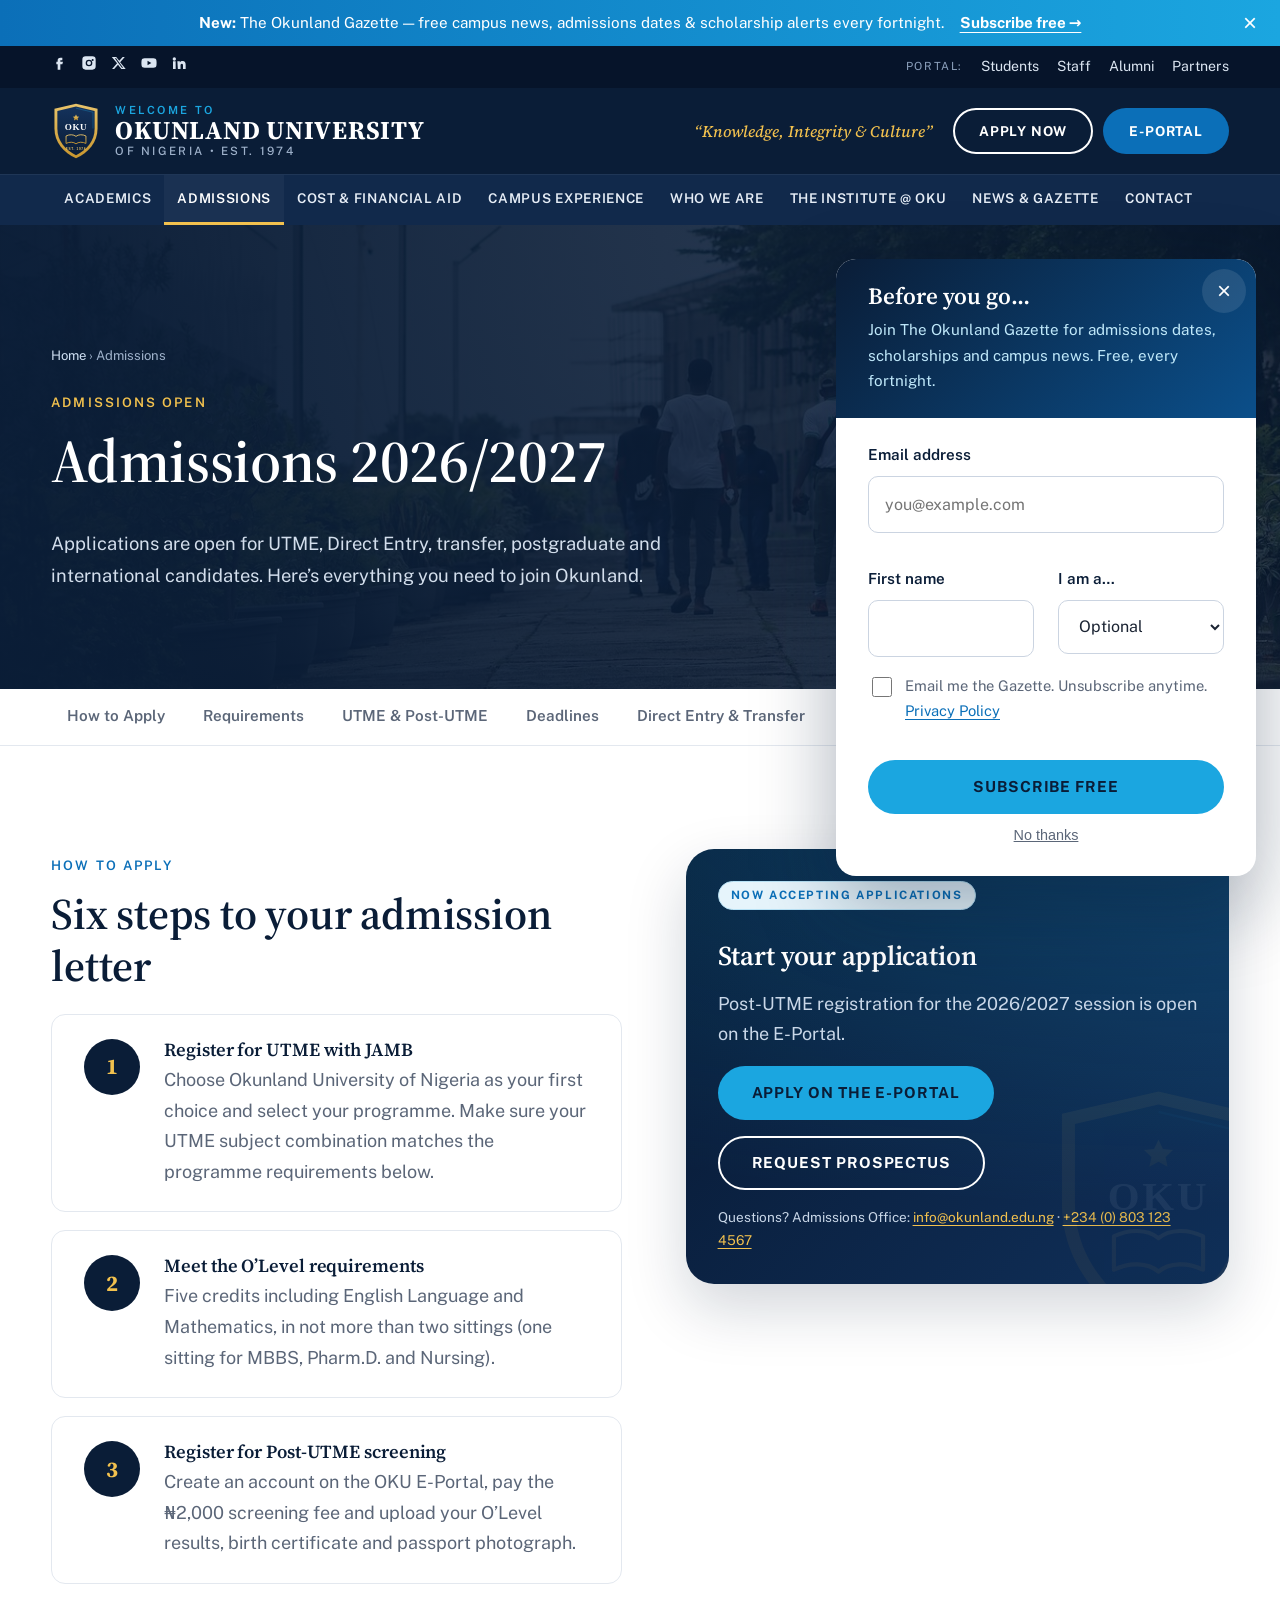
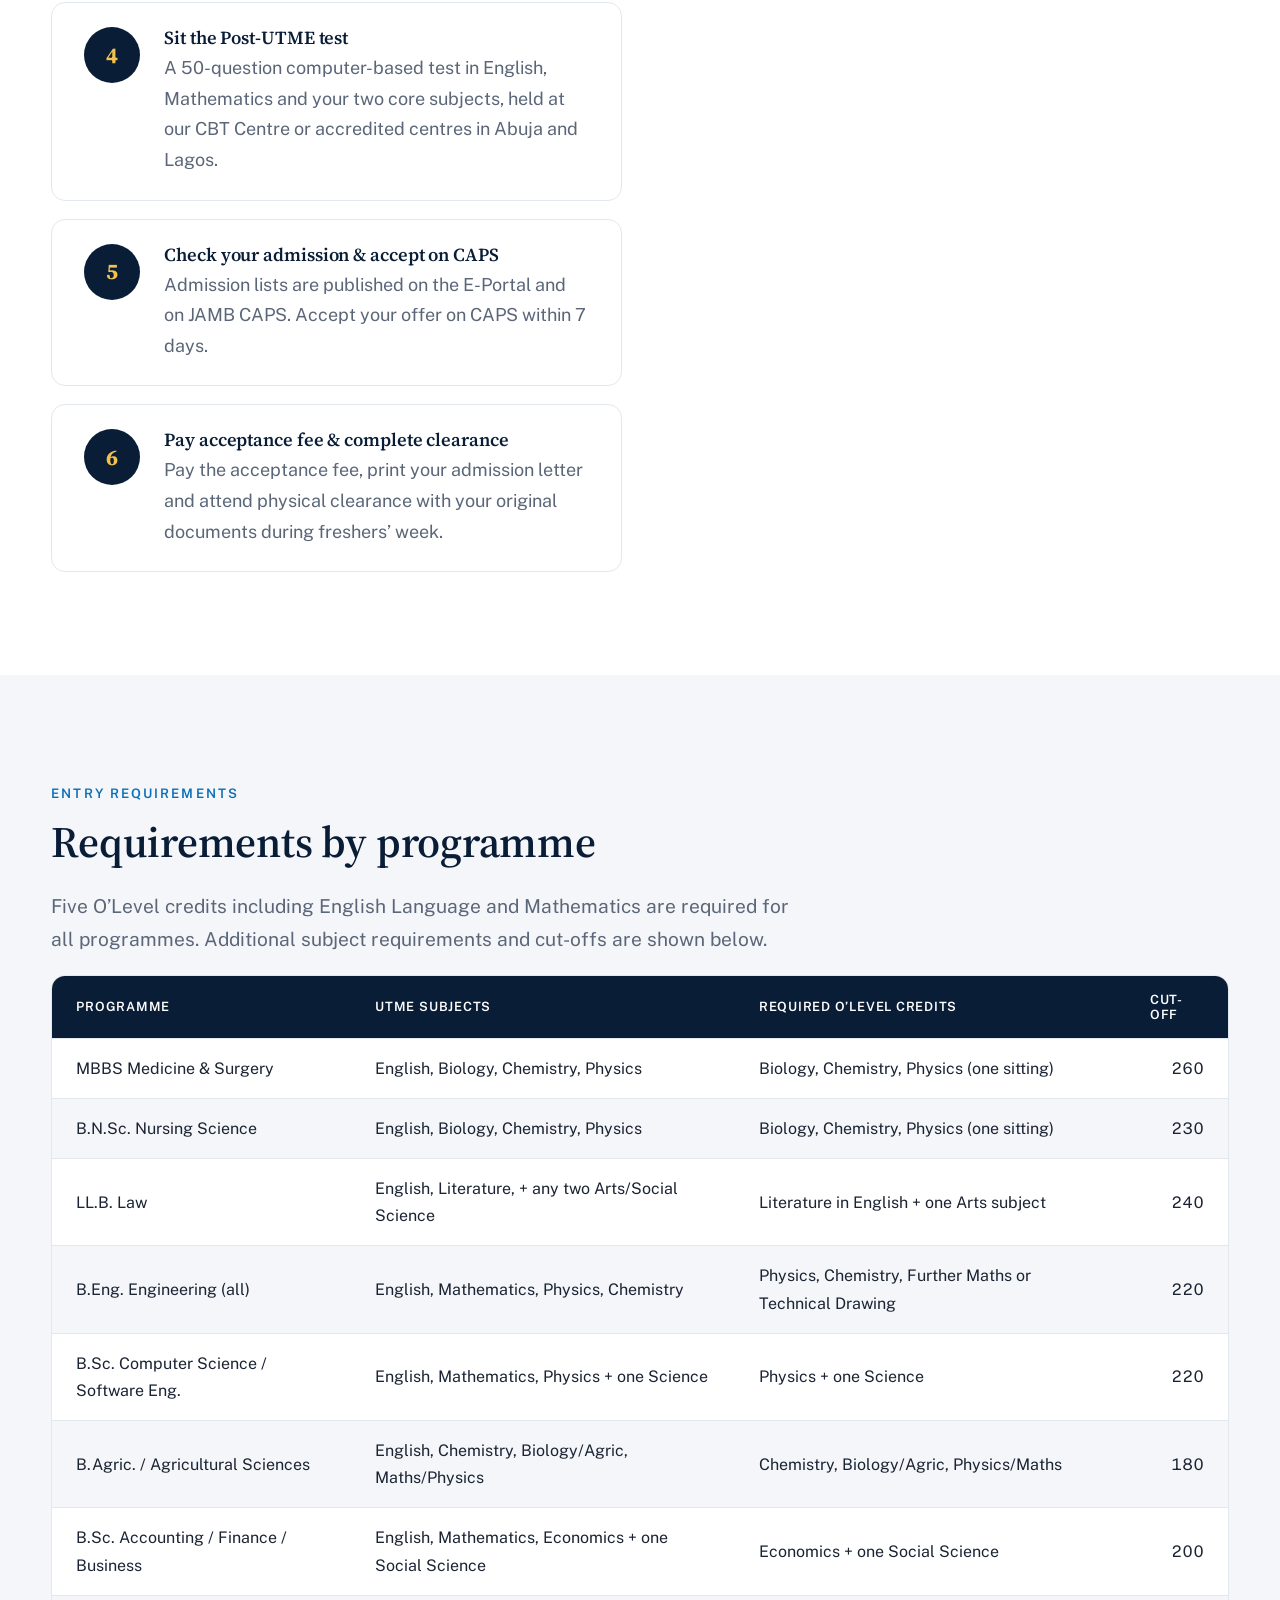
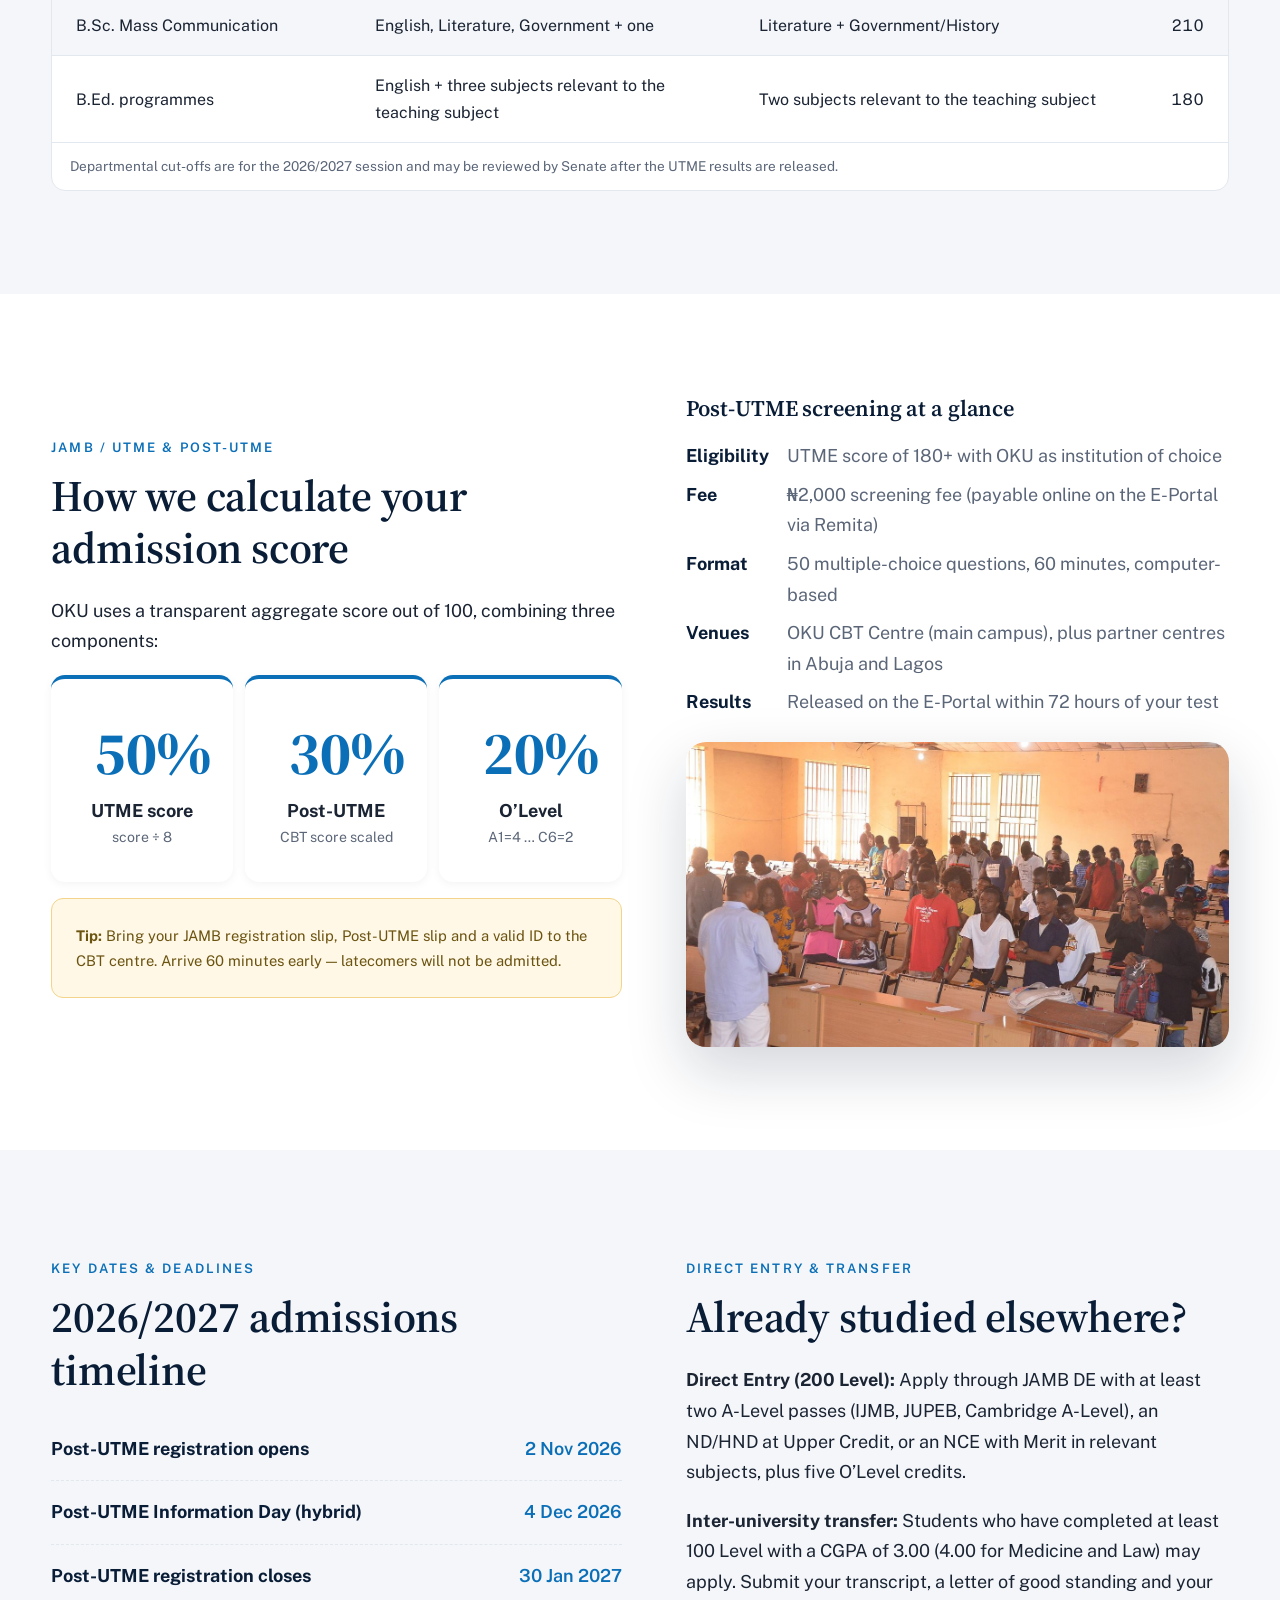
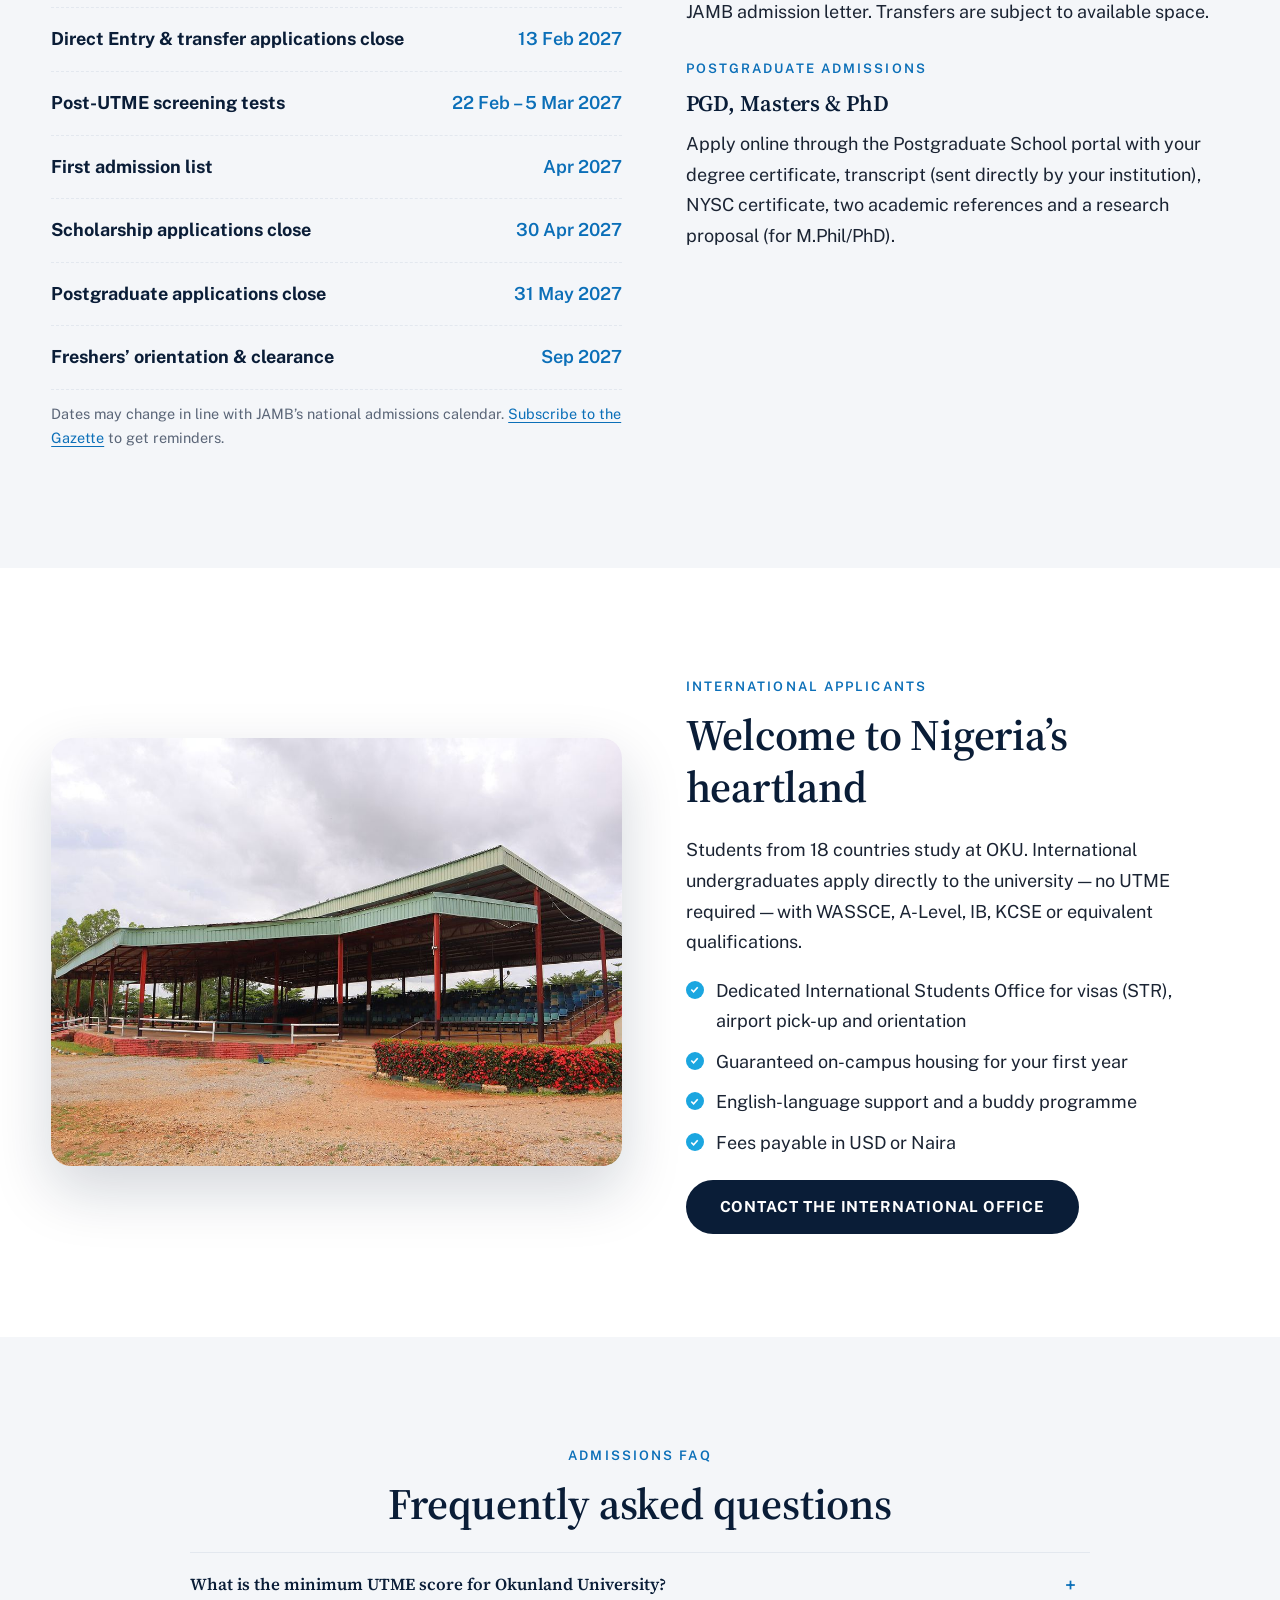
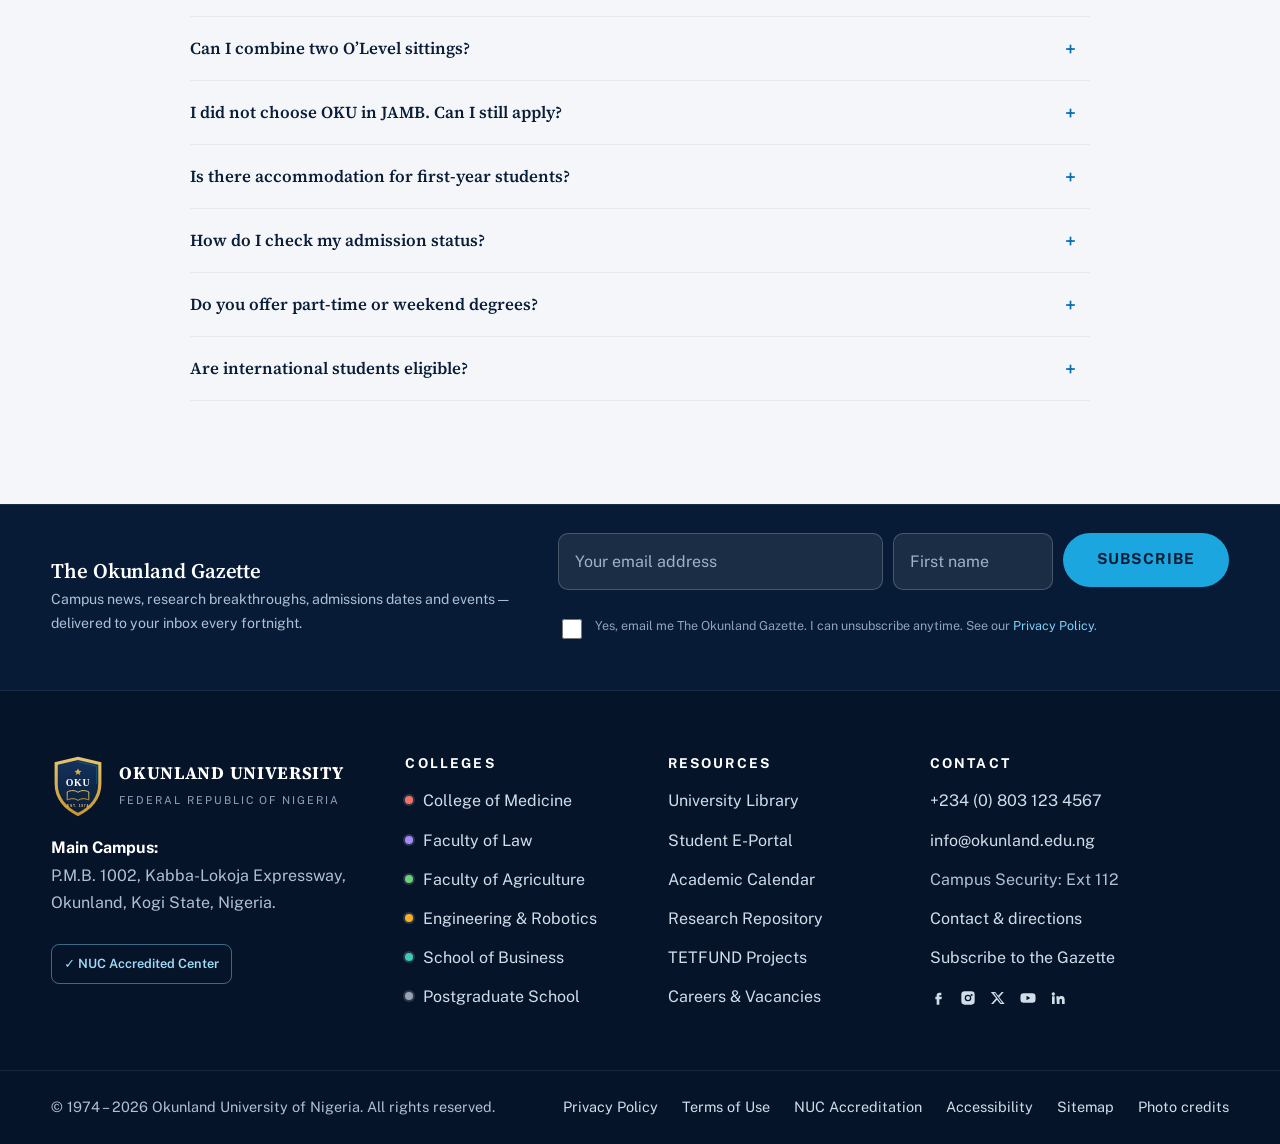
<file: admissions.html>
<!DOCTYPE html>
<html lang="en-NG" class="no-js">
<head>
<meta charset="utf-8">
<meta name="viewport" content="width=device-width, initial-scale=1">
<title>Admissions 2026/2027 | Okunland University of Nigeria</title>
<meta name="description" content="How to apply to OKU: UTME and Post-UTME steps, entry requirements, cut-offs, deadlines, Direct Entry, transfer, postgraduate and international admissions.">
<meta name="theme-color" content="#0A1D37">
<meta property="og:title" content="Admissions 2026/2027 | Okunland University of Nigeria">
<meta property="og:description" content="How to apply to OKU: UTME and Post-UTME steps, entry requirements, cut-offs, deadlines, Direct Entry, transfer, postgraduate and international admissions.">
<meta property="og:image" content="img/hero-campus.jpg">
<link rel="icon" href="img/logo.svg" type="image/svg+xml">
<link rel="stylesheet" href="css/styles.css">
</head>
<body>
<a class="skip" href="#main">Skip to main content</a>
<div class="announce" id="announce"><div class="container"><span><b>New:</b> The Okunland Gazette<span class="an-long"> &mdash; free campus news, admissions dates &amp; scholarship alerts every fortnight</span>.</span><a href="subscribe.html" data-gz-cta>Subscribe free &rarr;</a><button class="x" type="button" aria-label="Dismiss announcement">&times;</button></div></div>
<div class="utility"><div class="container">
<div class="social" aria-label="Social media">
<a href="https://facebook.com" aria-label="Facebook" rel="noopener"><svg viewBox="0 0 24 24"><path d="M14 8h3V4h-3a4 4 0 0 0-4 4v2H8v4h2v8h4v-8h3l1-4h-4V8z"/></svg></a>
<a href="https://instagram.com" aria-label="Instagram" rel="noopener"><svg viewBox="0 0 24 24"><path d="M7 2h10a5 5 0 0 1 5 5v10a5 5 0 0 1-5 5H7a5 5 0 0 1-5-5V7a5 5 0 0 1 5-5zm5 5a5 5 0 1 0 0 10 5 5 0 0 0 0-10zm0 2a3 3 0 1 1 0 6 3 3 0 0 1 0-6zm5.5-3a1.5 1.5 0 1 0 0 3 1.5 1.5 0 0 0 0-3z"/></svg></a>
<a href="https://x.com" aria-label="X (Twitter)" rel="noopener"><svg viewBox="0 0 24 24"><path d="M17.5 3h3.2l-7 8 8.3 10h-6.5l-5-6.2L4.8 21H1.6l7.5-8.6L1.2 3h6.6l4.6 5.7zM16.4 19h1.8L7.6 4.9H5.7z"/></svg></a>
<a href="https://youtube.com" aria-label="YouTube" rel="noopener"><svg viewBox="0 0 24 24"><path d="M23 7.5a3 3 0 0 0-2.1-2.1C19 5 12 5 12 5s-7 0-8.9.4A3 3 0 0 0 1 7.5 31 31 0 0 0 .6 12 31 31 0 0 0 1 16.5a3 3 0 0 0 2.1 2.1C5 19 12 19 12 19s7 0 8.9-.4a3 3 0 0 0 2.1-2.1 31 31 0 0 0 .4-4.5 31 31 0 0 0-.4-4.5zM9.8 15.3V8.7L15.5 12z"/></svg></a>
<a href="https://linkedin.com" aria-label="LinkedIn" rel="noopener"><svg viewBox="0 0 24 24"><path d="M4.98 3.5a2.5 2.5 0 1 1 0 5 2.5 2.5 0 0 1 0-5zM3 9.5h4V21H3zM9.5 9.5h3.8v1.6h.1c.5-1 1.8-2 3.8-2 4 0 4.8 2.6 4.8 6V21h-4v-5.1c0-1.2 0-2.8-1.7-2.8s-2 1.3-2 2.7V21h-4z"/></svg></a>
</div>
<nav class="portals" aria-label="Portals"><span>PORTAL:</span><a href="portal.html#students">Students</a><a href="portal.html#staff">Staff</a><a href="portal.html#alumni">Alumni</a><a href="portal.html#partners">Partners</a></nav>
</div></div>
<header class="site-header">
 <div class="brandbar"><div class="container">
  <a class="brand" href="index.html" aria-label="Okunland University of Nigeria – home">
   <img src="img/logo.svg" alt="" width="50" height="58">
   <span><small>Welcome to</small><strong>OKUNLAND UNIVERSITY</strong><em>of Nigeria &bull; Est. 1974</em></span>
  </a>
  <div class="header-cta">
   <span class="motto">&ldquo;Knowledge, Integrity &amp; Culture&rdquo;</span>
   <a class="btn btn-ghost" href="admissions.html#apply">Apply Now</a>
   <a class="btn btn-blue" href="portal.html">E-Portal</a>
  </div>
  <button class="menu-toggle" type="button" aria-expanded="false" aria-controls="mainnav" aria-label="Open main menu"><span></span></button>
 </div></div>
 <nav class="mainnav" id="mainnav" aria-label="Main"><div class="container">
  <ul><li class="has-sub"><a class="top" href="academics.html">Academics</a><button class="sub-toggle" type="button" aria-expanded="false" aria-label="Show Academics sub-menu">+</button><div class="dropdown"><a href="academics.html#faculties">Colleges &amp; Faculties</a><a href="academics.html#undergraduate">Undergraduate Programmes</a><a href="academics.html#postgraduate">Postgraduate School</a><a href="academics.html#honors">Keystone Honors Academy</a><a href="academics.html#calendar">Academic Calendar</a><a href="academics.html#library">University Library</a></div></li><li class="has-sub"><a class="top" href="admissions.html" aria-current="page">Admissions</a><button class="sub-toggle" type="button" aria-expanded="false" aria-label="Show Admissions sub-menu">+</button><div class="dropdown"><a href="admissions.html#apply">How to Apply</a><a href="admissions.html#requirements">Entry Requirements</a><a href="admissions.html#utme">JAMB / UTME &amp; Post-UTME</a><a href="admissions.html#deadlines">Key Dates &amp; Deadlines</a><a href="admissions.html#transfer">Direct Entry &amp; Transfer</a><a href="admissions.html#international">International Applicants</a><a href="admissions.html#faq">Admissions FAQ</a></div></li><li class="has-sub"><a class="top" href="cost-financial-aid.html">Cost &amp; Financial Aid</a><button class="sub-toggle" type="button" aria-expanded="false" aria-label="Show Cost & Financial Aid sub-menu">+</button><div class="dropdown"><a href="cost-financial-aid.html#fees">Tuition &amp; Fees</a><a href="cost-financial-aid.html#scholarships">Scholarships</a><a href="cost-financial-aid.html#aid">Loans &amp; Work-Study</a><a href="cost-financial-aid.html#payment">How to Pay</a><a href="cost-financial-aid.html#parents">For Parents &amp; Sponsors</a></div></li><li class="has-sub"><a class="top" href="campus-experience.html">Campus Experience</a><button class="sub-toggle" type="button" aria-expanded="false" aria-label="Show Campus Experience sub-menu">+</button><div class="dropdown"><a href="campus-experience.html#overview">Overview</a><a href="campus-experience.html#support">Holistic Student Support</a><a href="campus-experience.html#residential">Residential Life</a><a href="campus-experience.html#safety">Campus Safety</a><a href="campus-experience.html#involvement">Student Involvement</a><a href="campus-experience.html#athletics">Athletics &amp; Recreation</a><a href="campus-experience.html#events">Events Calendar</a></div></li><li class="has-sub"><a class="top" href="who-we-are.html">Who We Are</a><button class="sub-toggle" type="button" aria-expanded="false" aria-label="Show Who We Are sub-menu">+</button><div class="dropdown"><a href="who-we-are.html#history">Our History</a><a href="who-we-are.html#vc">Vice-Chancellor&rsquo;s Message</a><a href="who-we-are.html#mission">Mission, Vision &amp; Values</a><a href="who-we-are.html#leadership">Leadership</a><a href="who-we-are.html#accreditation">Accreditation</a><a href="who-we-are.html#careers">Careers &amp; Vacancies</a></div></li><li class="has-sub"><a class="top" href="research.html">The Institute @ OKU</a><button class="sub-toggle" type="button" aria-expanded="false" aria-label="Show The Institute @ OKU sub-menu">+</button><div class="dropdown"><a href="research.html#centres">Research Centres</a><a href="research.html#impact">Innovation &amp; Patents</a><a href="research.html#tetfund">TETFUND Projects</a><a href="research.html#repository">Research Repository</a><a href="research.html#partnerships">Global Partnerships</a></div></li><li class="has-sub"><a class="top" href="news.html">News &amp; Gazette</a><button class="sub-toggle" type="button" aria-expanded="false" aria-label="Show News & Gazette sub-menu">+</button><div class="dropdown"><a href="news.html#latest">Latest News</a><a href="news.html#archive">Gazette Archive</a><a href="subscribe.html">Subscribe to the Gazette</a></div></li><li class="has-sub"><a class="top" href="contact.html">Contact</a><button class="sub-toggle" type="button" aria-expanded="false" aria-label="Show Contact sub-menu">+</button><div class="dropdown"><a href="contact.html#directory">Departments Directory</a><a href="contact.html#visit">Plan Your Visit</a><a href="contact.html#map">Campus Map</a><a href="contact.html#prospectus">Request a Prospectus</a></div></li></ul>
  <div class="mobile-cta"><a class="btn btn-gold" href="admissions.html#apply">Apply Now</a><a class="btn btn-blue" href="portal.html">E-Portal</a></div>
 </div></nav>
</header>
<main id="main" tabindex="-1">
<section class="page-hero" style="--bg:url(../img/campus-walk.jpg)"><div class="container">
<nav class="crumbs" aria-label="Breadcrumb"><a href="index.html">Home</a> &rsaquo; <span aria-current="page">Admissions</span></nav>
<span class="eyebrow">Admissions open</span><h1 class="fade-up">Admissions 2026/2027</h1><p class="fade-up d1">Applications are open for UTME, Direct Entry, transfer, postgraduate and international candidates. Here&rsquo;s everything you need to join Okunland.</p></div></section><nav class="subnav" aria-label="On this page"><div class="container"><a href="#apply">How to Apply</a><a href="#requirements">Requirements</a><a href="#utme">UTME &amp; Post-UTME</a><a href="#deadlines">Deadlines</a><a href="#transfer">Direct Entry &amp; Transfer</a><a href="#postgrad">Postgraduate</a><a href="#international">International</a><a href="#faq">FAQ</a></div></nav>
<section class="section" id="apply"><div class="container split" style="align-items:start">
 <div class="reveal"><span class="eyebrow">How to apply</span><h2>Six steps to your admission letter</h2>
  <div class="steps">
   <div class="step"><div><h3>Register for UTME with JAMB</h3><p>Choose Okunland University of Nigeria as your first choice and select your programme. Make sure your UTME subject combination matches the programme requirements below.</p></div></div>
   <div class="step"><div><h3>Meet the O&rsquo;Level requirements</h3><p>Five credits including English Language and Mathematics, in not more than two sittings (one sitting for MBBS, Pharm.D. and Nursing).</p></div></div>
   <div class="step"><div><h3>Register for Post-UTME screening</h3><p>Create an account on the OKU E-Portal, pay the &#8358;2,000 screening fee and upload your O&rsquo;Level results, birth certificate and passport photograph.</p></div></div>
   <div class="step"><div><h3>Sit the Post-UTME test</h3><p>A 50-question computer-based test in English, Mathematics and your two core subjects, held at our CBT Centre or accredited centres in Abuja and Lagos.</p></div></div>
   <div class="step"><div><h3>Check your admission &amp; accept on CAPS</h3><p>Admission lists are published on the E-Portal and on JAMB CAPS. Accept your offer on CAPS within 7 days.</p></div></div>
   <div class="step"><div><h3>Pay acceptance fee &amp; complete clearance</h3><p>Pay the acceptance fee, print your admission letter and attend physical clearance with your original documents during freshers&rsquo; week.</p></div></div>
  </div>
 </div>
 <aside class="reveal" style="position:sticky;top:180px">
  <div class="gazette" style="grid-template-columns:1fr;gap:16px;padding:32px">
   <span class="pill" style="justify-self:start">Now accepting applications</span>
   <h2 style="font-size:1.7rem;margin:0">Start your application</h2>
   <p style="margin:0">Post-UTME registration for the 2026/2027 session is open on the E-Portal.</p>
   <div class="btn-row"><a class="btn btn-gold" href="portal.html#apply">Apply on the E-Portal</a><a class="btn btn-ghost" href="contact.html#prospectus">Request Prospectus</a></div>
   <p style="margin:0;font-size:.85rem">Questions? Admissions Office: <a href="mailto:info@okunland.edu.ng" style="color:var(--gold-2)">info@okunland.edu.ng</a> &middot; <a href="tel:+2348031234567" style="color:var(--gold-2)">+234 (0) 803 123 4567</a></p>
  </div>
 </aside>
</div></section>

<section class="section pale" id="requirements"><div class="container">
 <div class="reveal"><span class="eyebrow">Entry requirements</span><h2>Requirements by programme</h2><p class="lead">Five O&rsquo;Level credits including English Language and Mathematics are required for all programmes. Additional subject requirements and cut-offs are shown below.</p></div>
 <div class="table-wrap reveal"><table><caption>Departmental cut-offs are for the 2026/2027 session and may be reviewed by Senate after the UTME results are released.</caption>
 <thead><tr><th>Programme</th><th>UTME subjects</th><th>Required O&rsquo;Level credits</th><th>Cut-off</th></tr></thead><tbody>
 <tr><td>MBBS Medicine &amp; Surgery</td><td>English, Biology, Chemistry, Physics</td><td>Biology, Chemistry, Physics (one sitting)</td><td class="num">260</td></tr>
 <tr><td>B.N.Sc. Nursing Science</td><td>English, Biology, Chemistry, Physics</td><td>Biology, Chemistry, Physics (one sitting)</td><td class="num">230</td></tr>
 <tr><td>LL.B. Law</td><td>English, Literature, + any two Arts/Social Science</td><td>Literature in English + one Arts subject</td><td class="num">240</td></tr>
 <tr><td>B.Eng. Engineering (all)</td><td>English, Mathematics, Physics, Chemistry</td><td>Physics, Chemistry, Further Maths or Technical Drawing</td><td class="num">220</td></tr>
 <tr><td>B.Sc. Computer Science / Software Eng.</td><td>English, Mathematics, Physics + one Science</td><td>Physics + one Science</td><td class="num">220</td></tr>
 <tr><td>B.Agric. / Agricultural Sciences</td><td>English, Chemistry, Biology/Agric, Maths/Physics</td><td>Chemistry, Biology/Agric, Physics/Maths</td><td class="num">180</td></tr>
 <tr><td>B.Sc. Accounting / Finance / Business</td><td>English, Mathematics, Economics + one Social Science</td><td>Economics + one Social Science</td><td class="num">200</td></tr>
 <tr><td>B.Sc. Mass Communication</td><td>English, Literature, Government + one</td><td>Literature + Government/History</td><td class="num">210</td></tr>
 <tr><td>B.Ed. programmes</td><td>English + three subjects relevant to the teaching subject</td><td>Two subjects relevant to the teaching subject</td><td class="num">180</td></tr>
 </tbody></table></div>
</div></section>

<section class="section" id="utme"><div class="container split">
 <div class="reveal"><span class="eyebrow">JAMB / UTME &amp; Post-UTME</span><h2>How we calculate your admission score</h2>
 <p>OKU uses a transparent aggregate score out of 100, combining three components:</p>
 <div class="grid g3" style="gap:12px;margin:16px 0">
  <div class="value" style="text-align:center"><div class="stat"><div class="num" style="color:var(--blue)">50%</div></div><b>UTME score</b><p style="margin:0;font-size:.88rem;color:var(--muted)">score &divide; 8</p></div>
  <div class="value" style="text-align:center"><div class="stat"><div class="num" style="color:var(--blue)">30%</div></div><b>Post-UTME</b><p style="margin:0;font-size:.88rem;color:var(--muted)">CBT score scaled</p></div>
  <div class="value" style="text-align:center"><div class="stat"><div class="num" style="color:var(--blue)">20%</div></div><b>O&rsquo;Level</b><p style="margin:0;font-size:.88rem;color:var(--muted)">A1=4 &hellip; C6=2</p></div>
 </div>
 <p class="notice"><b>Tip:</b> Bring your JAMB registration slip, Post-UTME slip and a valid ID to the CBT centre. Arrive 60 minutes early &mdash; latecomers will not be admitted.</p></div>
 <div class="reveal"><h3>Post-UTME screening at a glance</h3>
  <dl class="kv"><dt>Eligibility</dt><dd>UTME score of 180+ with OKU as institution of choice</dd><dt>Fee</dt><dd>&#8358;2,000 screening fee (payable online on the E-Portal via Remita)</dd><dt>Format</dt><dd>50 multiple-choice questions, 60 minutes, computer-based</dd><dt>Venues</dt><dd>OKU CBT Centre (main campus), plus partner centres in Abuja and Lagos</dd><dt>Results</dt><dd>Released on the E-Portal within 72 hours of your test</dd></dl>
  <div class="photo" style="aspect-ratio:16/9;margin-top:24px"><img src="img/classroom.jpg" alt="Students seated in a classroom during a session" loading="lazy" width="1200" height="795"></div>
 </div>
</div></section>

<section class="section pale" id="deadlines"><div class="container split" style="align-items:start">
 <div class="reveal"><span class="eyebrow">Key dates &amp; deadlines</span><h2>2026/2027 admissions timeline</h2>
  <div class="deadline"><b>Post-UTME registration opens</b><span>2 Nov 2026</span></div>
  <div class="deadline"><b>Post-UTME Information Day (hybrid)</b><span>4 Dec 2026</span></div>
  <div class="deadline"><b>Post-UTME registration closes</b><span>30 Jan 2027</span></div>
  <div class="deadline"><b>Direct Entry &amp; transfer applications close</b><span>13 Feb 2027</span></div>
  <div class="deadline"><b>Post-UTME screening tests</b><span>22 Feb &ndash; 5 Mar 2027</span></div>
  <div class="deadline"><b>First admission list</b><span>Apr 2027</span></div>
  <div class="deadline"><b>Scholarship applications close</b><span>30 Apr 2027</span></div>
  <div class="deadline"><b>Postgraduate applications close</b><span>31 May 2027</span></div>
  <div class="deadline"><b>Freshers&rsquo; orientation &amp; clearance</b><span>Sep 2027</span></div>
  <p style="margin-top:12px;font-size:.9rem;color:var(--muted)">Dates may change in line with JAMB&rsquo;s national admissions calendar. <a href="subscribe.html">Subscribe to the Gazette</a> to get reminders.</p>
 </div>
 <div class="reveal" id="transfer"><span class="eyebrow">Direct Entry &amp; Transfer</span><h2>Already studied elsewhere?</h2>
  <p><b>Direct Entry (200 Level):</b> Apply through JAMB DE with at least two A-Level passes (IJMB, JUPEB, Cambridge A-Level), an ND/HND at Upper Credit, or an NCE with Merit in relevant subjects, plus five O&rsquo;Level credits.</p>
  <p><b>Inter-university transfer:</b> Students who have completed at least 100 Level with a CGPA of 3.00 (4.00 for Medicine and Law) may apply. Submit your transcript, a letter of good standing and your JAMB admission letter. Transfers are subject to available space.</p>
  <div id="postgrad" style="margin-top:24px"><span class="eyebrow">Postgraduate admissions</span><h3>PGD, Masters &amp; PhD</h3><p>Apply online through the Postgraduate School portal with your degree certificate, transcript (sent directly by your institution), NYSC certificate, two academic references and a research proposal (for M.Phil/PhD).</p></div>
 </div>
</div></section>

<section class="section" id="international"><div class="container split">
 <div class="photo reveal" style="aspect-ratio:4/3"><img src="img/convocation-square.jpg" alt="An open-air convocation pavilion on campus" loading="lazy" width="1200" height="800"></div>
 <div class="reveal"><span class="eyebrow">International applicants</span><h2>Welcome to Nigeria&rsquo;s heartland</h2>
 <p>Students from 18 countries study at OKU. International undergraduates apply directly to the university &mdash; no UTME required &mdash; with WASSCE, A-Level, IB, KCSE or equivalent qualifications.</p>
 <ul class="checks"><li>Dedicated International Students Office for visas (STR), airport pick-up and orientation</li><li>Guaranteed on-campus housing for your first year</li><li>English-language support and a buddy programme</li><li>Fees payable in USD or Naira</li></ul>
 <a class="btn btn-navy" href="contact.html#directory">Contact the International Office</a></div>
</div></section>

<section class="section pale" id="faq"><div class="container" style="max-width:900px">
 <div class="center reveal"><span class="eyebrow">Admissions FAQ</span><h2>Frequently asked questions</h2></div>
 <div class="accordion"><div class="acc-item"><h3><button class="acc-btn" type="button" aria-expanded="false" aria-controls="faq-0" id="faq-b0">What is the minimum UTME score for Okunland University?</button></h3><div class="acc-panel" id="faq-0" role="region" aria-labelledby="faq-b0"><div>The general cut-off for the 2026/2027 session is 180, but competitive programmes set higher departmental cut-offs (e.g. Medicine 260, Law 240, Engineering 220, Nursing 230). Final admission is based on a composite of your UTME score (50%), Post-UTME screening (30%) and O&rsquo;Level grades (20%).</div></div></div><div class="acc-item"><h3><button class="acc-btn" type="button" aria-expanded="false" aria-controls="faq-1" id="faq-b1">Can I combine two O&rsquo;Level sittings?</button></h3><div class="acc-panel" id="faq-1" role="region" aria-labelledby="faq-b1"><div>Yes. Most programmes accept a maximum of two sittings (WAEC, NECO or NABTEB). MBBS, Pharm.D. and Nursing require five credits at a single sitting.</div></div></div><div class="acc-item"><h3><button class="acc-btn" type="button" aria-expanded="false" aria-controls="faq-2" id="faq-b2">I did not choose OKU in JAMB. Can I still apply?</button></h3><div class="acc-panel" id="faq-2" role="region" aria-labelledby="faq-b2"><div>Yes, through a JAMB change of institution on the CAPS portal before the Post-UTME registration closes. Select Okunland University of Nigeria and your intended course, then register for our Post-UTME screening.</div></div></div><div class="acc-item"><h3><button class="acc-btn" type="button" aria-expanded="false" aria-controls="faq-3" id="faq-b3">Is there accommodation for first-year students?</button></h3><div class="acc-panel" id="faq-3" role="region" aria-labelledby="faq-b3"><div>All 100 Level students are guaranteed a hostel space if they pay their accommodation fee before the allocation deadline. See <a href="campus-experience.html#residential">Residential Life</a>.</div></div></div><div class="acc-item"><h3><button class="acc-btn" type="button" aria-expanded="false" aria-controls="faq-4" id="faq-b4">How do I check my admission status?</button></h3><div class="acc-panel" id="faq-4" role="region" aria-labelledby="faq-b4"><div>Log in to the <a href="portal.html#students">Student E-Portal</a> with your JAMB registration number, and accept your offer on JAMB CAPS. Both steps are required.</div></div></div><div class="acc-item"><h3><button class="acc-btn" type="button" aria-expanded="false" aria-controls="faq-5" id="faq-b5">Do you offer part-time or weekend degrees?</button></h3><div class="acc-panel" id="faq-5" role="region" aria-labelledby="faq-b5"><div>Yes &mdash; selected degrees in Business, Education and Public Administration run through the Centre for Part-Time &amp; Distance Learning, plus the weekend Executive MBA.</div></div></div><div class="acc-item"><h3><button class="acc-btn" type="button" aria-expanded="false" aria-controls="faq-6" id="faq-b6">Are international students eligible?</button></h3><div class="acc-panel" id="faq-6" role="region" aria-labelledby="faq-b6"><div>Absolutely. International applicants apply directly with equivalent qualifications (A-Levels, IB, WASSCE, KCSE, etc.) and do not need to sit UTME. See <a href="#international">International Applicants</a>.</div></div></div></div>
</div></section>

</main>
<footer class="site-footer">
<div class="footer-gz-wrap"><div class="container">
 <div><h3>The Okunland Gazette</h3><p>Campus news, research breakthroughs, admissions dates and events &mdash; delivered to your inbox every fortnight.</p></div>
 <form class="gazette-form" data-source="footer" aria-label="Subscribe to The Okunland Gazette">
<div class="hp" aria-hidden="true"><label for="fgz-web">Website</label><input id="fgz-web" name="website" type="text" tabindex="-1" autocomplete="off"></div>
<div class="footer-gz">
 <div class="field" style="flex:1;min-width:180px"><label class="sr-only" for="fgz-email">Email address</label><input id="fgz-email" name="email" type="email" placeholder="Your email address" autocomplete="email" required><div class="err-msg" aria-live="polite"></div></div>
 <div class="field" style="flex:0 1 160px"><label class="sr-only" for="fgz-first">First name</label><input id="fgz-first" name="first_name" type="text" placeholder="First name" autocomplete="given-name" style="background:rgba(255,255,255,.08);border-color:rgba(255,255,255,.2);color:#fff"></div>
 <button class="btn btn-gold" type="submit" style="align-self:flex-start">Subscribe</button>
</div>
<div class="field"><label class="consent" for="fgz-consent"><input id="fgz-consent" name="consent" type="checkbox" required> <span>Yes, email me The Okunland Gazette. I can unsubscribe anytime. See our <a href="privacy.html">Privacy Policy</a>.</span></label><div class="err-msg" aria-live="polite"></div></div>
<div class="form-status" role="status" aria-live="polite"></div>
</form>
</div></div>
<div class="container footer-top">
 <div>
  <div class="f-brand"><img src="img/logo.svg" alt="Okunland University crest"><div><strong>OKUNLAND UNIVERSITY</strong><span>FEDERAL REPUBLIC OF NIGERIA</span></div></div>
  <p><b style="color:#fff">Main Campus:</b><br>P.M.B. 1002, Kabba-Lokoja Expressway,<br>Okunland, Kogi State, Nigeria.</p>
  <span class="nuc">&#10003; NUC Accredited Center</span>
 </div>
 <div><h4>Colleges</h4><ul>
  <li><a class="footer-fac fac-medicine" href="academics.html#medicine">College of Medicine</a></li><li><a class="footer-fac fac-law" href="academics.html#law">Faculty of Law</a></li><li><a class="footer-fac fac-agriculture" href="academics.html#agriculture">Faculty of Agriculture</a></li><li><a class="footer-fac fac-engineering" href="academics.html#engineering">Engineering &amp; Robotics</a></li><li><a class="footer-fac fac-business" href="academics.html#business">School of Business</a></li><li><a class="footer-fac fac-postgraduate" href="academics.html#postgraduate">Postgraduate School</a></li></ul></div>
 <div><h4>Resources</h4><ul>
  <li><a href="academics.html#library">University Library</a></li><li><a href="portal.html">Student E-Portal</a></li><li><a href="academics.html#calendar">Academic Calendar</a></li><li><a href="research.html#repository">Research Repository</a></li><li><a href="research.html#tetfund">TETFUND Projects</a></li><li><a href="who-we-are.html#careers">Careers &amp; Vacancies</a></li></ul></div>
 <div><h4>Contact</h4><ul>
  <li><a href="tel:+2348031234567">+234 (0) 803 123 4567</a></li><li><a href="mailto:info@okunland.edu.ng">info@okunland.edu.ng</a></li><li>Campus Security: Ext 112</li><li><a href="contact.html">Contact &amp; directions</a></li><li><a href="subscribe.html">Subscribe to the Gazette</a></li></ul>
  <div style="margin-top:16px;color:#D2DDEA"><div class="social" aria-label="Social media">
<a href="https://facebook.com" aria-label="Facebook" rel="noopener"><svg viewBox="0 0 24 24"><path d="M14 8h3V4h-3a4 4 0 0 0-4 4v2H8v4h2v8h4v-8h3l1-4h-4V8z"/></svg></a>
<a href="https://instagram.com" aria-label="Instagram" rel="noopener"><svg viewBox="0 0 24 24"><path d="M7 2h10a5 5 0 0 1 5 5v10a5 5 0 0 1-5 5H7a5 5 0 0 1-5-5V7a5 5 0 0 1 5-5zm5 5a5 5 0 1 0 0 10 5 5 0 0 0 0-10zm0 2a3 3 0 1 1 0 6 3 3 0 0 1 0-6zm5.5-3a1.5 1.5 0 1 0 0 3 1.5 1.5 0 0 0 0-3z"/></svg></a>
<a href="https://x.com" aria-label="X (Twitter)" rel="noopener"><svg viewBox="0 0 24 24"><path d="M17.5 3h3.2l-7 8 8.3 10h-6.5l-5-6.2L4.8 21H1.6l7.5-8.6L1.2 3h6.6l4.6 5.7zM16.4 19h1.8L7.6 4.9H5.7z"/></svg></a>
<a href="https://youtube.com" aria-label="YouTube" rel="noopener"><svg viewBox="0 0 24 24"><path d="M23 7.5a3 3 0 0 0-2.1-2.1C19 5 12 5 12 5s-7 0-8.9.4A3 3 0 0 0 1 7.5 31 31 0 0 0 .6 12 31 31 0 0 0 1 16.5a3 3 0 0 0 2.1 2.1C5 19 12 19 12 19s7 0 8.9-.4a3 3 0 0 0 2.1-2.1 31 31 0 0 0 .4-4.5 31 31 0 0 0-.4-4.5zM9.8 15.3V8.7L15.5 12z"/></svg></a>
<a href="https://linkedin.com" aria-label="LinkedIn" rel="noopener"><svg viewBox="0 0 24 24"><path d="M4.98 3.5a2.5 2.5 0 1 1 0 5 2.5 2.5 0 0 1 0-5zM3 9.5h4V21H3zM9.5 9.5h3.8v1.6h.1c.5-1 1.8-2 3.8-2 4 0 4.8 2.6 4.8 6V21h-4v-5.1c0-1.2 0-2.8-1.7-2.8s-2 1.3-2 2.7V21h-4z"/></svg></a>
</div></div></div>
</div>
<div class="footer-bottom" style="border-top:1px solid rgba(255,255,255,.08)"><div class="container">
 <span>&copy; 1974 &ndash; 2026 Okunland University of Nigeria. All rights reserved.</span>
 <nav aria-label="Legal"><a href="privacy.html">Privacy Policy</a><a href="terms.html">Terms of Use</a><a href="who-we-are.html#accreditation">NUC Accreditation</a><a href="accessibility.html">Accessibility</a><a href="sitemap.html">Sitemap</a><a href="sitemap.html#credits">Photo credits</a></nav>
</div></div>
</footer>
<button class="to-top" type="button" aria-label="Back to top">&uarr;</button>
<aside class="gz-pop" id="gz-pop" role="dialog" aria-modal="false" aria-labelledby="gz-pop-h" hidden>
 <div class="top"><b id="gz-pop-h">Before you go&hellip;</b><p>Join The Okunland Gazette for admissions dates, scholarships and campus news. Free, every fortnight.</p><button class="close" type="button" aria-label="Close sign-up">&times;</button></div>
 <div class="inner"><form class="gazette-form form" data-source="popup" aria-label="Subscribe to The Okunland Gazette">
<div class="hp" aria-hidden="true"><label for="pgz-web">Leave this field empty</label><input id="pgz-web" name="website" type="text" tabindex="-1" autocomplete="off"></div>
<div class="field"><label for="pgz-email">Email address</label><input id="pgz-email" name="email" type="email" autocomplete="email" required placeholder="you@example.com"><div class="err-msg" aria-live="polite"></div></div>
<div class="row"><div class="field"><label for="pgz-first">First name</label><input id="pgz-first" name="first_name" type="text" autocomplete="given-name" maxlength="60"></div>
<div class="field"><label for="pgz-role">I am a&hellip;</label><select id="pgz-role" name="role"><option value="">Optional</option><option>Student</option><option>Parent</option><option>Alumni</option><option>Staff</option><option>Partner</option><option>Other</option></select></div></div>
<div class="field"><label class="consent" for="pgz-consent"><input id="pgz-consent" name="consent" type="checkbox" required> <span>Email me the Gazette. Unsubscribe anytime. <a href="privacy.html">Privacy Policy</a></span></label><div class="err-msg" aria-live="polite"></div></div>
<button class="btn btn-gold" type="submit">Subscribe free</button>
<div class="form-status" role="status" aria-live="polite"></div>
</form><button class="later" type="button">No thanks</button></div>
</aside>
<script src="js/main.js" defer></script>
<script src="js/gazette.js" defer></script>
</body>
</html>
</file>
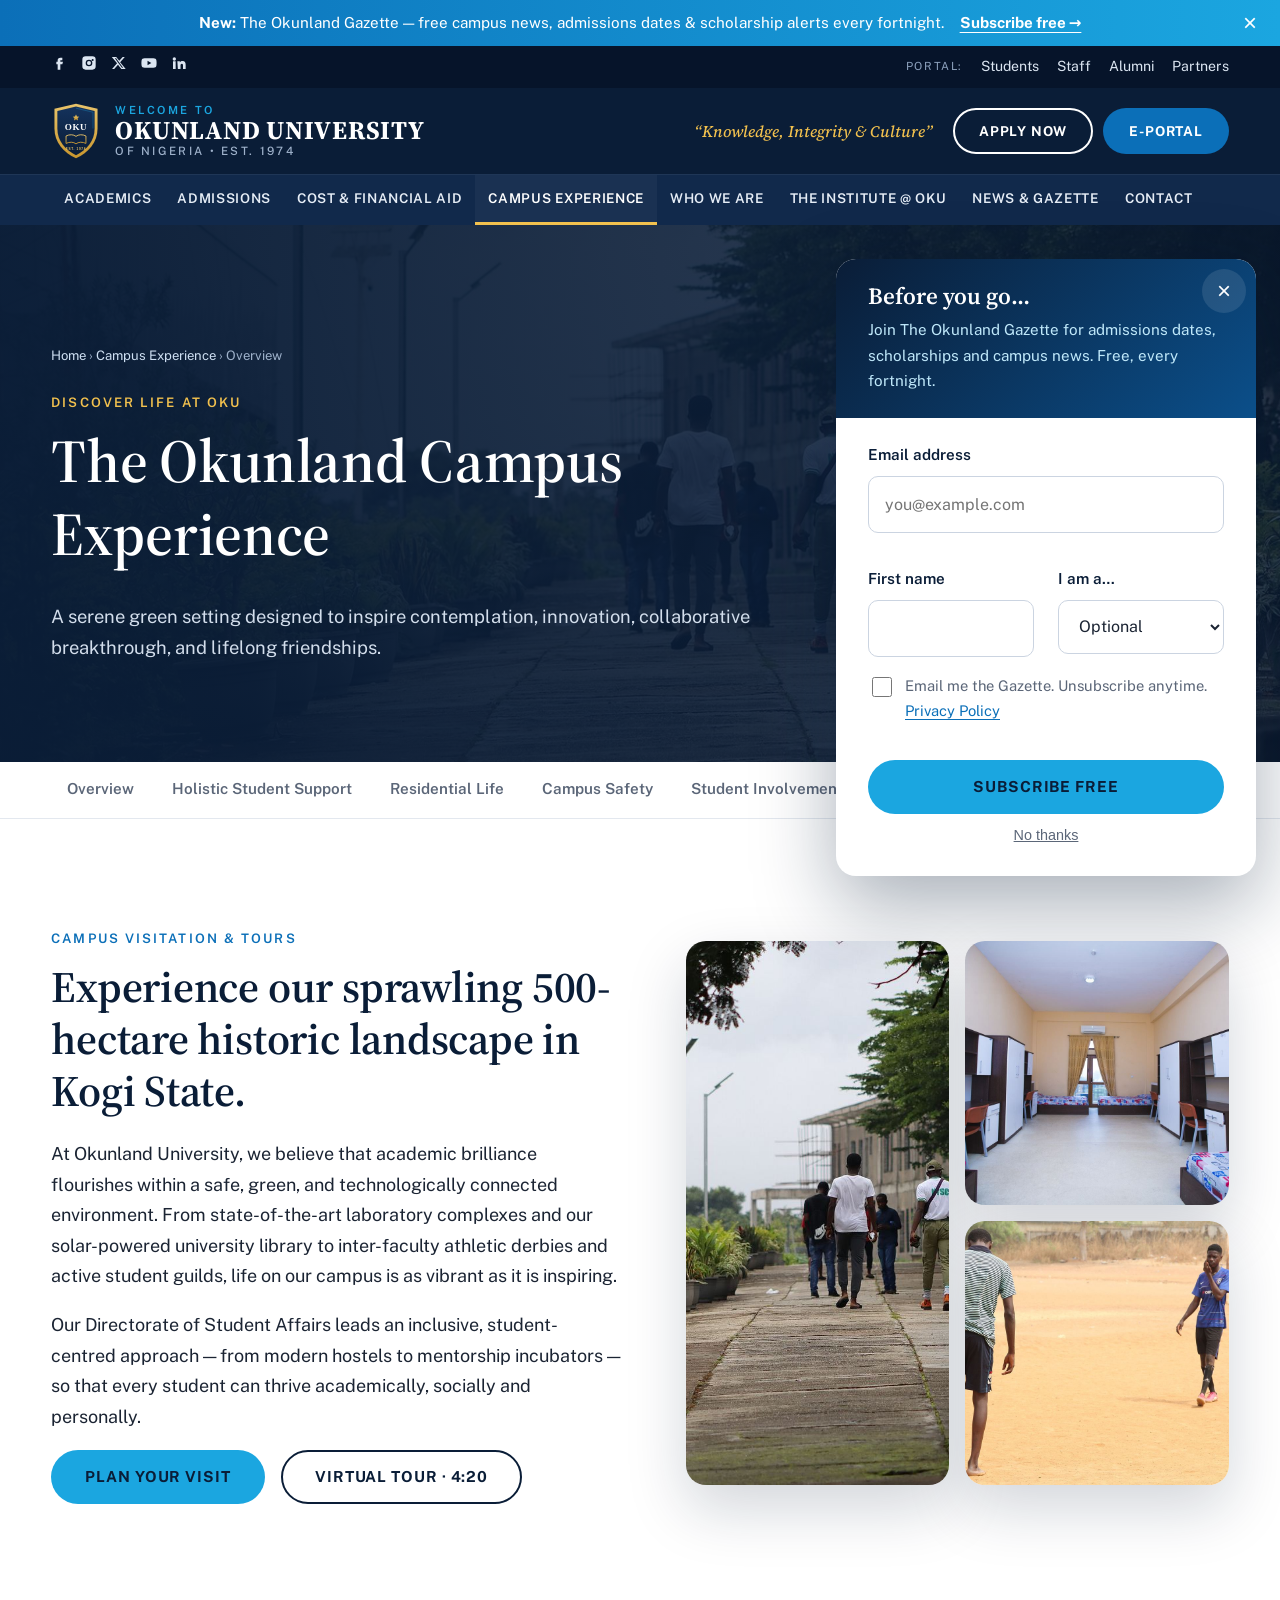
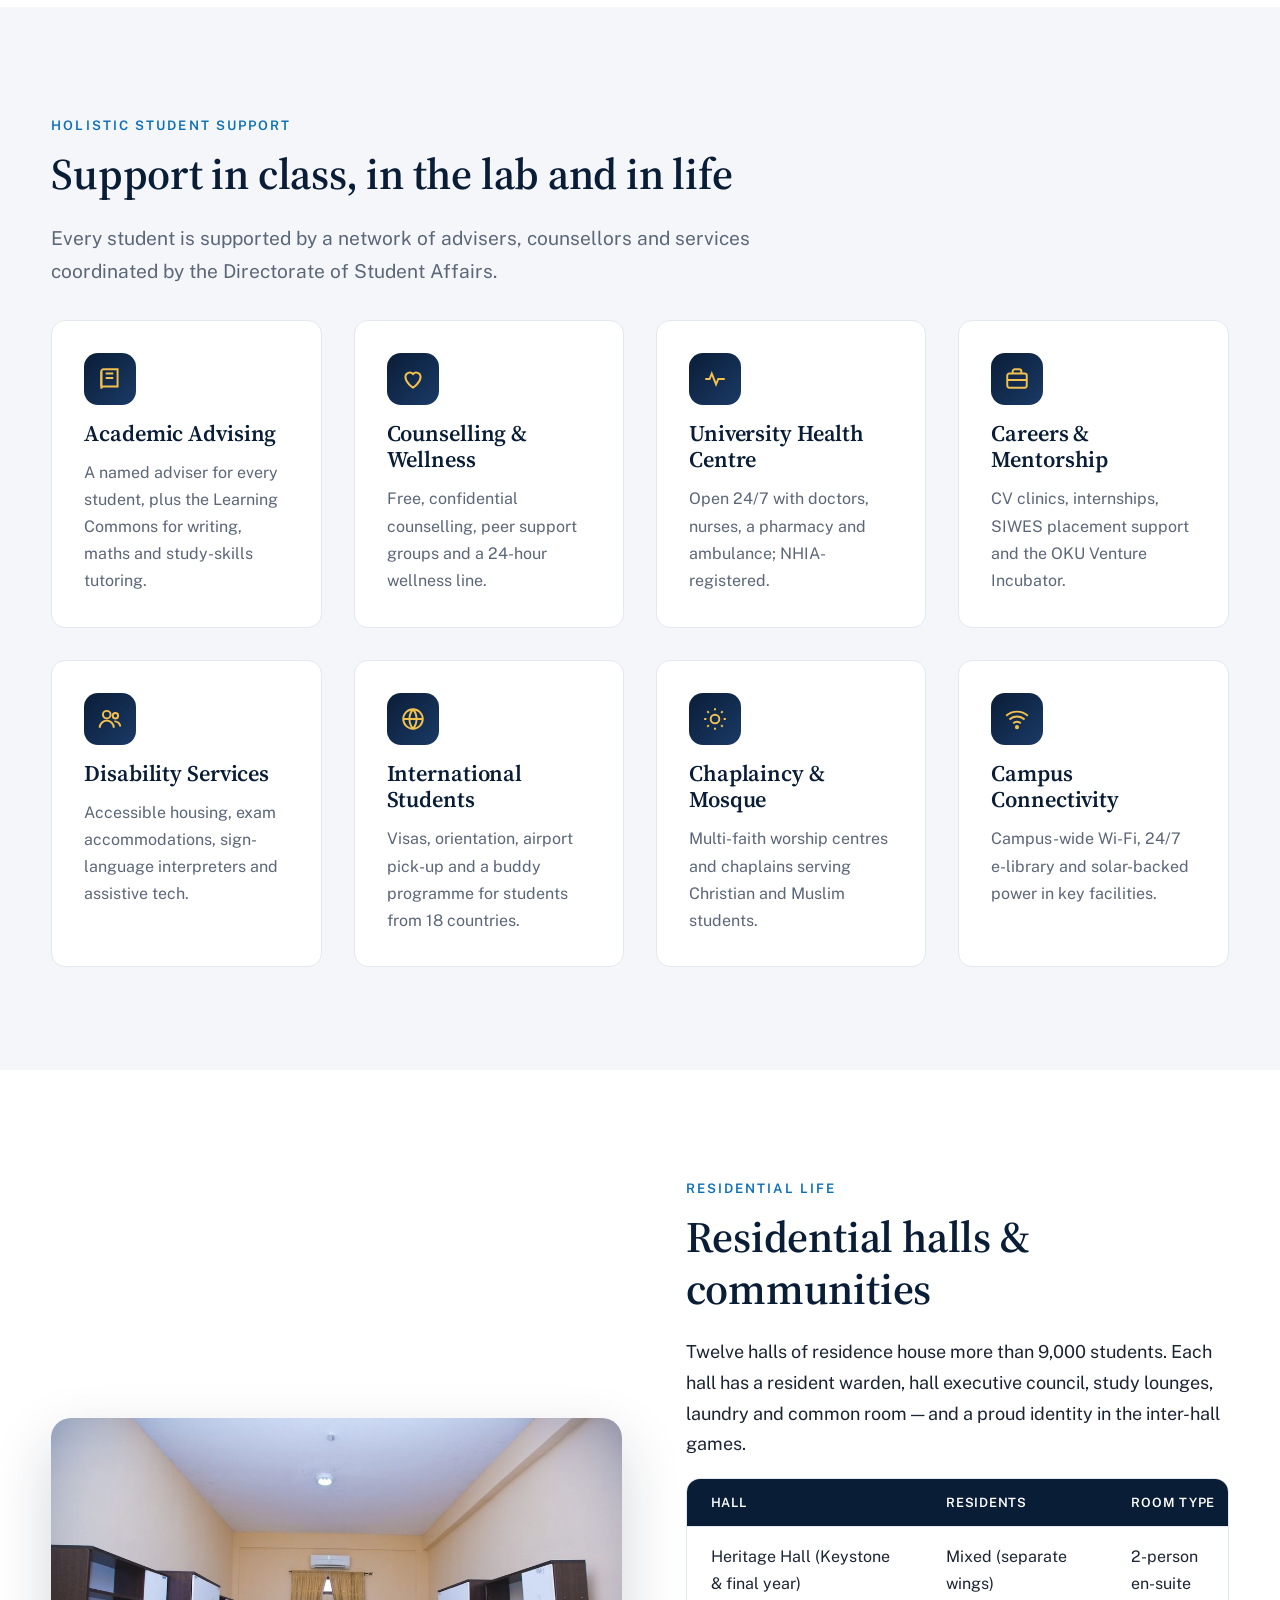
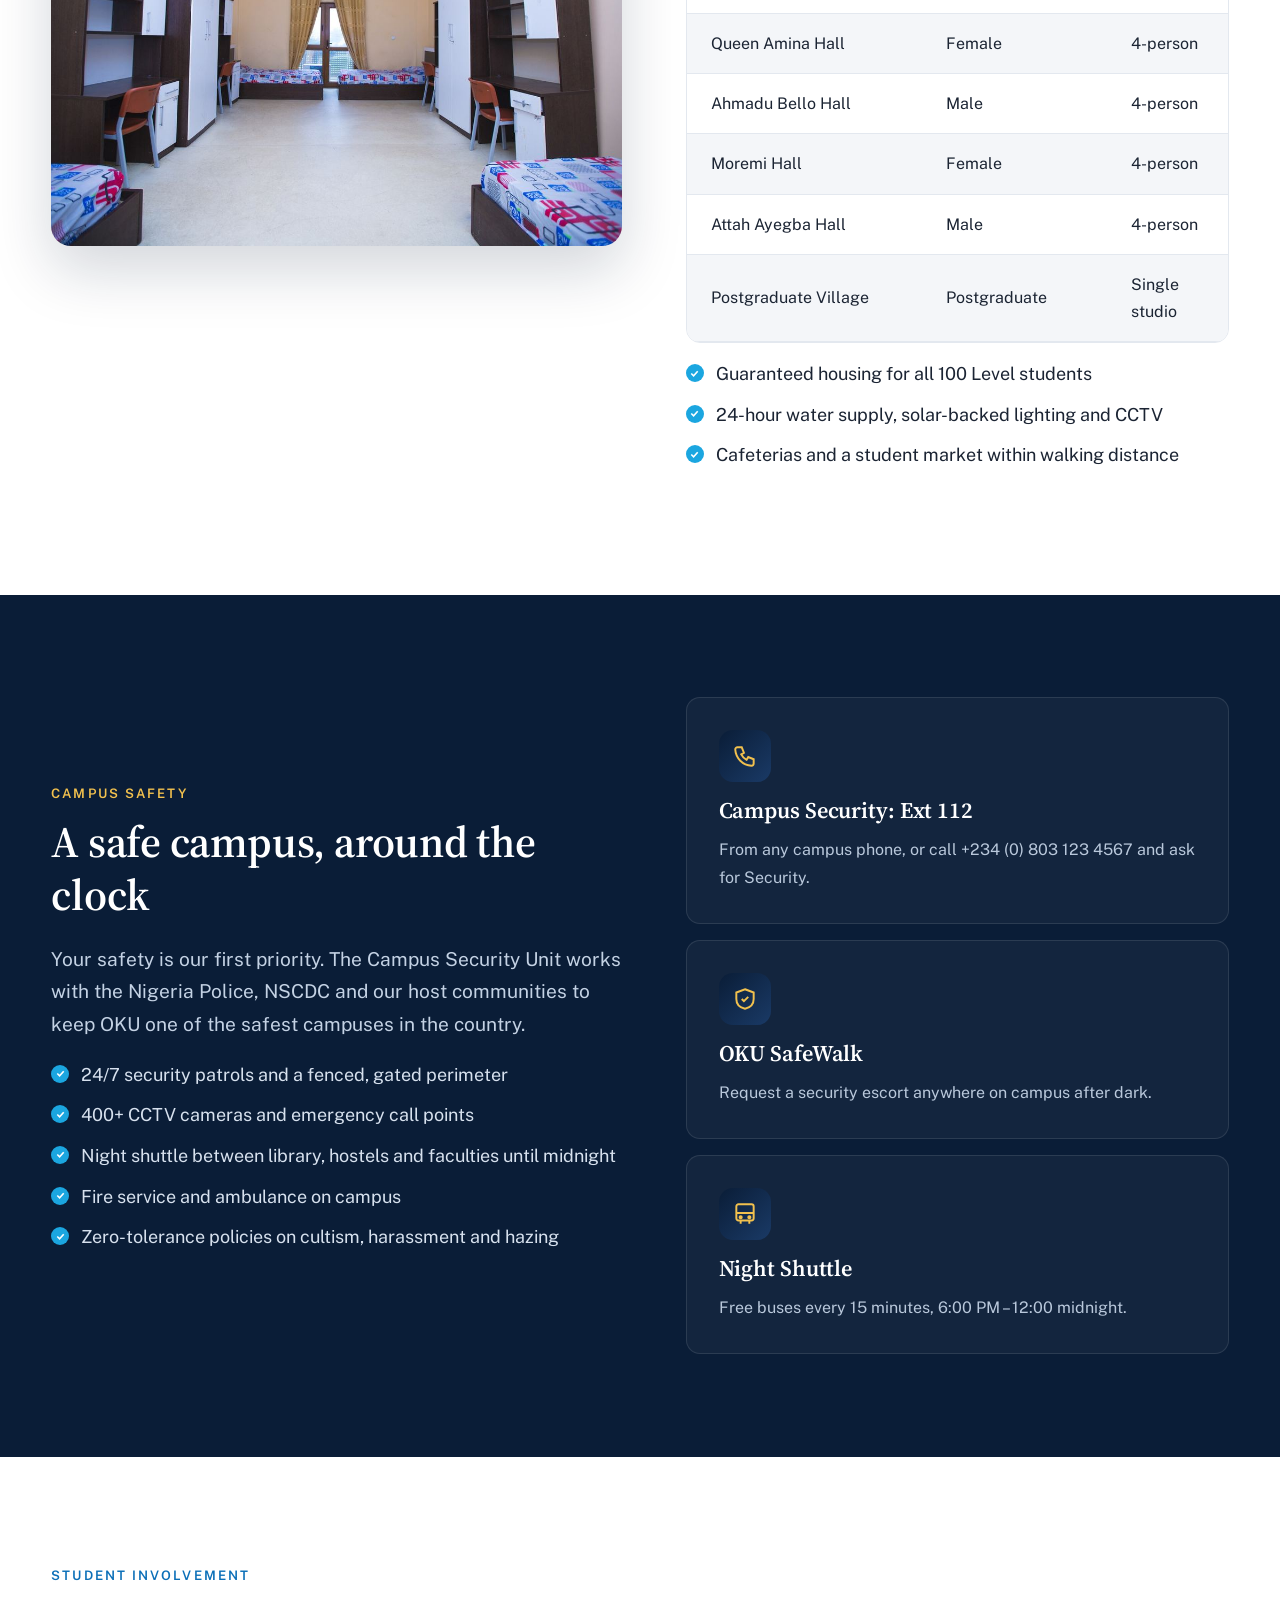
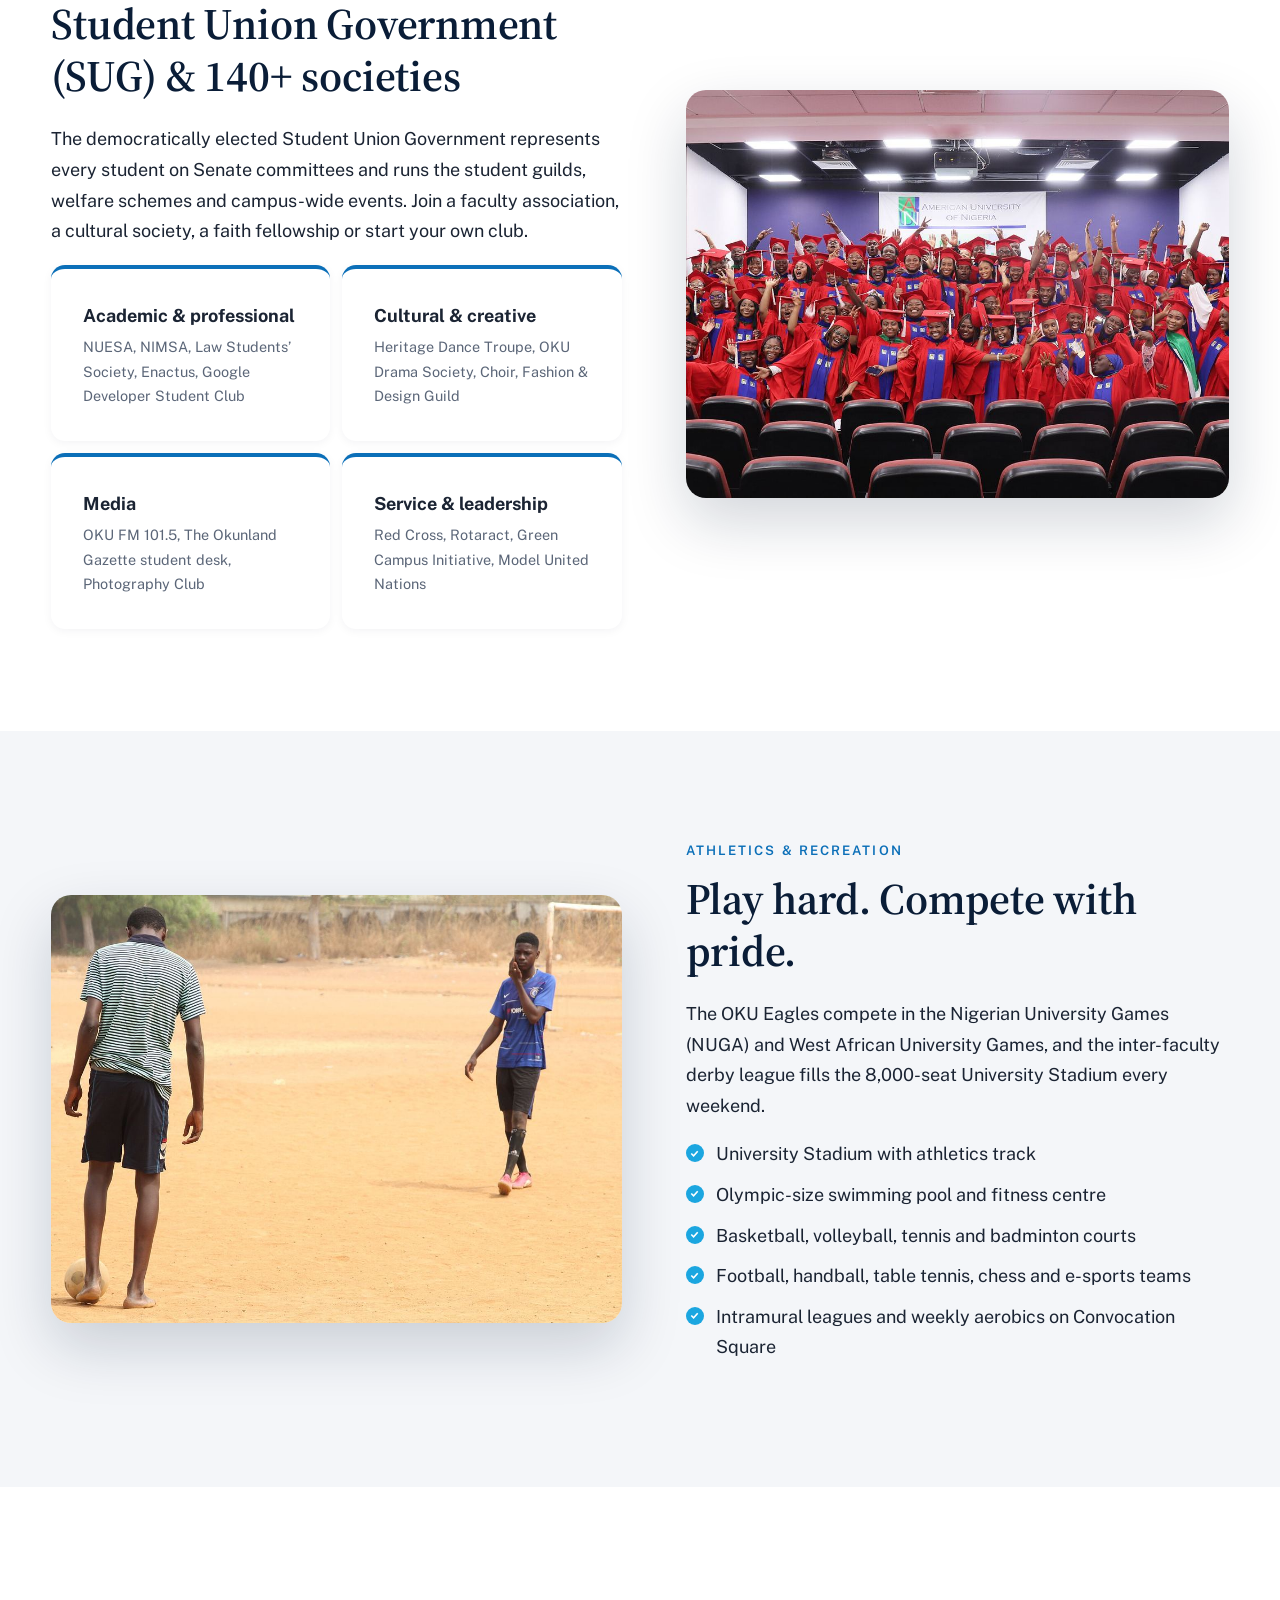
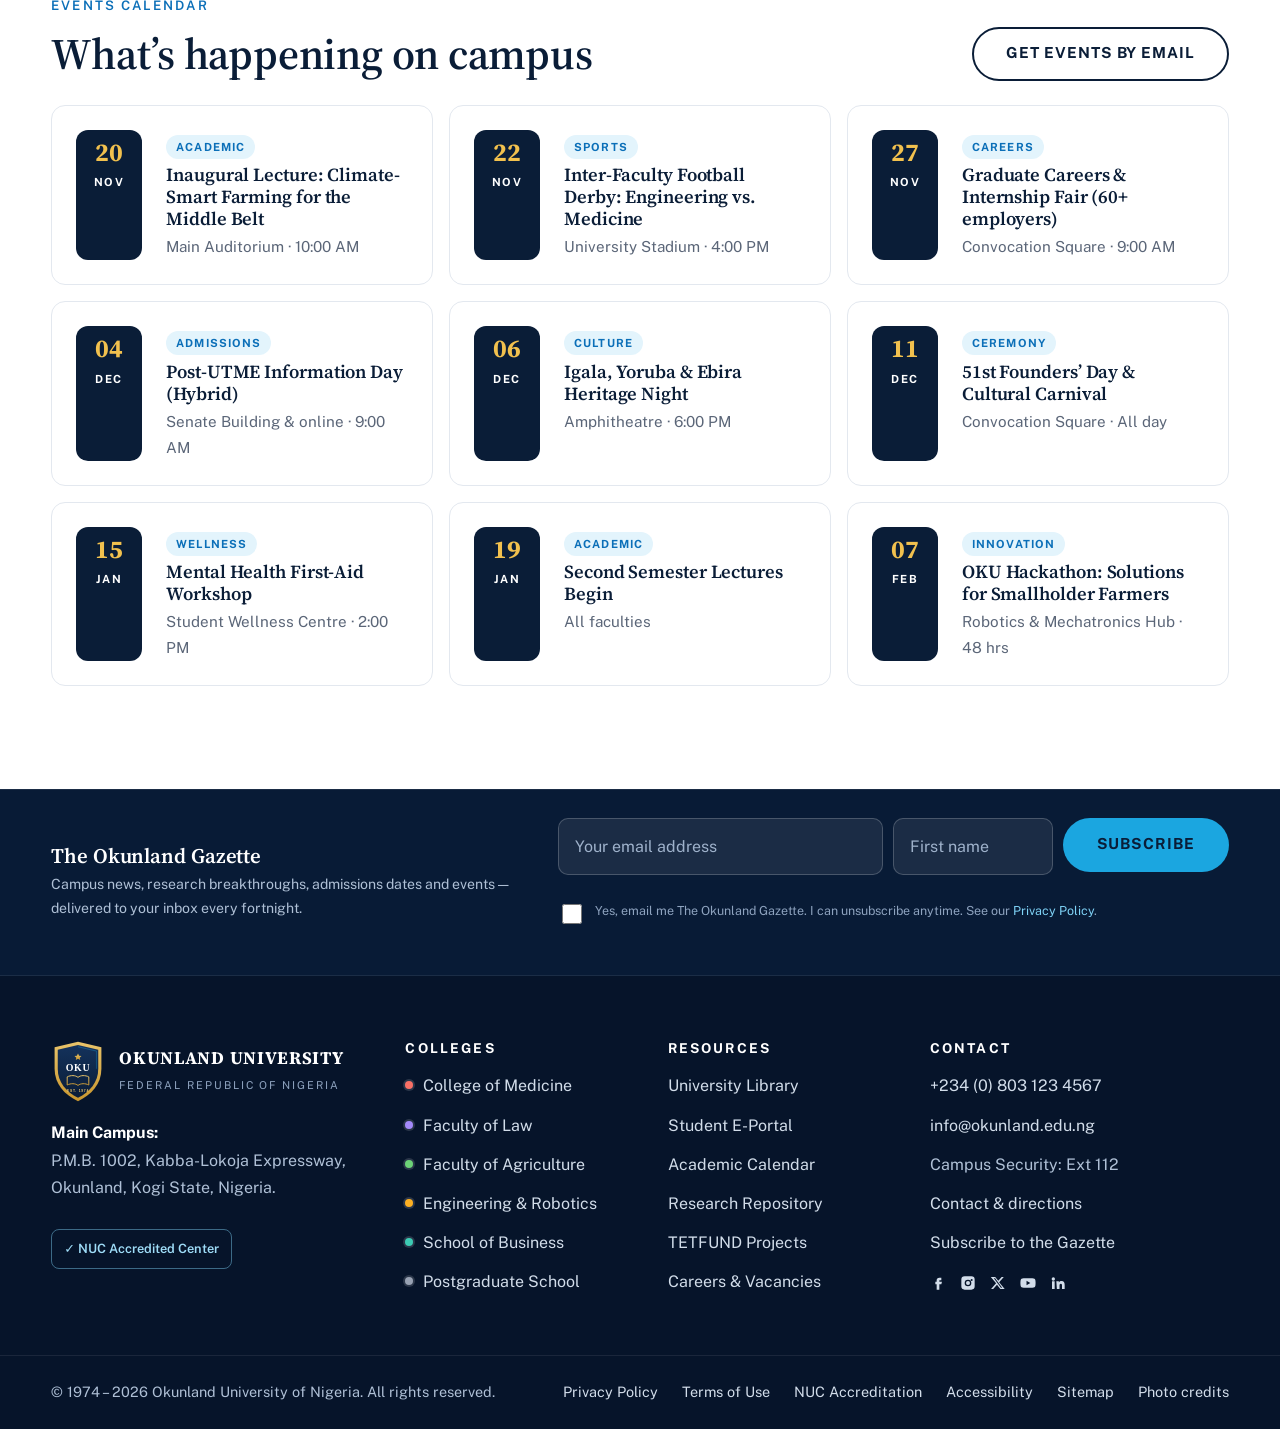
<file: campus-experience.html>
<!DOCTYPE html>
<html lang="en-NG" class="no-js">
<head>
<meta charset="utf-8">
<meta name="viewport" content="width=device-width, initial-scale=1">
<title>Campus Experience | Okunland University of Nigeria</title>
<meta name="description" content="Life at OKU: student support, residential halls, campus safety, the Student Union Government, athletics and the campus events calendar.">
<meta name="theme-color" content="#0A1D37">
<meta property="og:title" content="Campus Experience | Okunland University of Nigeria">
<meta property="og:description" content="Life at OKU: student support, residential halls, campus safety, the Student Union Government, athletics and the campus events calendar.">
<meta property="og:image" content="img/hero-campus.jpg">
<link rel="icon" href="img/logo.svg" type="image/svg+xml">
<link rel="stylesheet" href="css/styles.css">
</head>
<body>
<a class="skip" href="#main">Skip to main content</a>
<div class="announce" id="announce"><div class="container"><span><b>New:</b> The Okunland Gazette<span class="an-long"> &mdash; free campus news, admissions dates &amp; scholarship alerts every fortnight</span>.</span><a href="subscribe.html" data-gz-cta>Subscribe free &rarr;</a><button class="x" type="button" aria-label="Dismiss announcement">&times;</button></div></div>
<div class="utility"><div class="container">
<div class="social" aria-label="Social media">
<a href="https://facebook.com" aria-label="Facebook" rel="noopener"><svg viewBox="0 0 24 24"><path d="M14 8h3V4h-3a4 4 0 0 0-4 4v2H8v4h2v8h4v-8h3l1-4h-4V8z"/></svg></a>
<a href="https://instagram.com" aria-label="Instagram" rel="noopener"><svg viewBox="0 0 24 24"><path d="M7 2h10a5 5 0 0 1 5 5v10a5 5 0 0 1-5 5H7a5 5 0 0 1-5-5V7a5 5 0 0 1 5-5zm5 5a5 5 0 1 0 0 10 5 5 0 0 0 0-10zm0 2a3 3 0 1 1 0 6 3 3 0 0 1 0-6zm5.5-3a1.5 1.5 0 1 0 0 3 1.5 1.5 0 0 0 0-3z"/></svg></a>
<a href="https://x.com" aria-label="X (Twitter)" rel="noopener"><svg viewBox="0 0 24 24"><path d="M17.5 3h3.2l-7 8 8.3 10h-6.5l-5-6.2L4.8 21H1.6l7.5-8.6L1.2 3h6.6l4.6 5.7zM16.4 19h1.8L7.6 4.9H5.7z"/></svg></a>
<a href="https://youtube.com" aria-label="YouTube" rel="noopener"><svg viewBox="0 0 24 24"><path d="M23 7.5a3 3 0 0 0-2.1-2.1C19 5 12 5 12 5s-7 0-8.9.4A3 3 0 0 0 1 7.5 31 31 0 0 0 .6 12 31 31 0 0 0 1 16.5a3 3 0 0 0 2.1 2.1C5 19 12 19 12 19s7 0 8.9-.4a3 3 0 0 0 2.1-2.1 31 31 0 0 0 .4-4.5 31 31 0 0 0-.4-4.5zM9.8 15.3V8.7L15.5 12z"/></svg></a>
<a href="https://linkedin.com" aria-label="LinkedIn" rel="noopener"><svg viewBox="0 0 24 24"><path d="M4.98 3.5a2.5 2.5 0 1 1 0 5 2.5 2.5 0 0 1 0-5zM3 9.5h4V21H3zM9.5 9.5h3.8v1.6h.1c.5-1 1.8-2 3.8-2 4 0 4.8 2.6 4.8 6V21h-4v-5.1c0-1.2 0-2.8-1.7-2.8s-2 1.3-2 2.7V21h-4z"/></svg></a>
</div>
<nav class="portals" aria-label="Portals"><span>PORTAL:</span><a href="portal.html#students">Students</a><a href="portal.html#staff">Staff</a><a href="portal.html#alumni">Alumni</a><a href="portal.html#partners">Partners</a></nav>
</div></div>
<header class="site-header">
 <div class="brandbar"><div class="container">
  <a class="brand" href="index.html" aria-label="Okunland University of Nigeria – home">
   <img src="img/logo.svg" alt="" width="50" height="58">
   <span><small>Welcome to</small><strong>OKUNLAND UNIVERSITY</strong><em>of Nigeria &bull; Est. 1974</em></span>
  </a>
  <div class="header-cta">
   <span class="motto">&ldquo;Knowledge, Integrity &amp; Culture&rdquo;</span>
   <a class="btn btn-ghost" href="admissions.html#apply">Apply Now</a>
   <a class="btn btn-blue" href="portal.html">E-Portal</a>
  </div>
  <button class="menu-toggle" type="button" aria-expanded="false" aria-controls="mainnav" aria-label="Open main menu"><span></span></button>
 </div></div>
 <nav class="mainnav" id="mainnav" aria-label="Main"><div class="container">
  <ul><li class="has-sub"><a class="top" href="academics.html">Academics</a><button class="sub-toggle" type="button" aria-expanded="false" aria-label="Show Academics sub-menu">+</button><div class="dropdown"><a href="academics.html#faculties">Colleges &amp; Faculties</a><a href="academics.html#undergraduate">Undergraduate Programmes</a><a href="academics.html#postgraduate">Postgraduate School</a><a href="academics.html#honors">Keystone Honors Academy</a><a href="academics.html#calendar">Academic Calendar</a><a href="academics.html#library">University Library</a></div></li><li class="has-sub"><a class="top" href="admissions.html">Admissions</a><button class="sub-toggle" type="button" aria-expanded="false" aria-label="Show Admissions sub-menu">+</button><div class="dropdown"><a href="admissions.html#apply">How to Apply</a><a href="admissions.html#requirements">Entry Requirements</a><a href="admissions.html#utme">JAMB / UTME &amp; Post-UTME</a><a href="admissions.html#deadlines">Key Dates &amp; Deadlines</a><a href="admissions.html#transfer">Direct Entry &amp; Transfer</a><a href="admissions.html#international">International Applicants</a><a href="admissions.html#faq">Admissions FAQ</a></div></li><li class="has-sub"><a class="top" href="cost-financial-aid.html">Cost &amp; Financial Aid</a><button class="sub-toggle" type="button" aria-expanded="false" aria-label="Show Cost & Financial Aid sub-menu">+</button><div class="dropdown"><a href="cost-financial-aid.html#fees">Tuition &amp; Fees</a><a href="cost-financial-aid.html#scholarships">Scholarships</a><a href="cost-financial-aid.html#aid">Loans &amp; Work-Study</a><a href="cost-financial-aid.html#payment">How to Pay</a><a href="cost-financial-aid.html#parents">For Parents &amp; Sponsors</a></div></li><li class="has-sub"><a class="top" href="campus-experience.html" aria-current="page">Campus Experience</a><button class="sub-toggle" type="button" aria-expanded="false" aria-label="Show Campus Experience sub-menu">+</button><div class="dropdown"><a href="campus-experience.html#overview">Overview</a><a href="campus-experience.html#support">Holistic Student Support</a><a href="campus-experience.html#residential">Residential Life</a><a href="campus-experience.html#safety">Campus Safety</a><a href="campus-experience.html#involvement">Student Involvement</a><a href="campus-experience.html#athletics">Athletics &amp; Recreation</a><a href="campus-experience.html#events">Events Calendar</a></div></li><li class="has-sub"><a class="top" href="who-we-are.html">Who We Are</a><button class="sub-toggle" type="button" aria-expanded="false" aria-label="Show Who We Are sub-menu">+</button><div class="dropdown"><a href="who-we-are.html#history">Our History</a><a href="who-we-are.html#vc">Vice-Chancellor&rsquo;s Message</a><a href="who-we-are.html#mission">Mission, Vision &amp; Values</a><a href="who-we-are.html#leadership">Leadership</a><a href="who-we-are.html#accreditation">Accreditation</a><a href="who-we-are.html#careers">Careers &amp; Vacancies</a></div></li><li class="has-sub"><a class="top" href="research.html">The Institute @ OKU</a><button class="sub-toggle" type="button" aria-expanded="false" aria-label="Show The Institute @ OKU sub-menu">+</button><div class="dropdown"><a href="research.html#centres">Research Centres</a><a href="research.html#impact">Innovation &amp; Patents</a><a href="research.html#tetfund">TETFUND Projects</a><a href="research.html#repository">Research Repository</a><a href="research.html#partnerships">Global Partnerships</a></div></li><li class="has-sub"><a class="top" href="news.html">News &amp; Gazette</a><button class="sub-toggle" type="button" aria-expanded="false" aria-label="Show News & Gazette sub-menu">+</button><div class="dropdown"><a href="news.html#latest">Latest News</a><a href="news.html#archive">Gazette Archive</a><a href="subscribe.html">Subscribe to the Gazette</a></div></li><li class="has-sub"><a class="top" href="contact.html">Contact</a><button class="sub-toggle" type="button" aria-expanded="false" aria-label="Show Contact sub-menu">+</button><div class="dropdown"><a href="contact.html#directory">Departments Directory</a><a href="contact.html#visit">Plan Your Visit</a><a href="contact.html#map">Campus Map</a><a href="contact.html#prospectus">Request a Prospectus</a></div></li></ul>
  <div class="mobile-cta"><a class="btn btn-gold" href="admissions.html#apply">Apply Now</a><a class="btn btn-blue" href="portal.html">E-Portal</a></div>
 </div></nav>
</header>
<main id="main" tabindex="-1">
<section class="page-hero" style="--bg:url(../img/campus-walk.jpg)"><div class="container">
<nav class="crumbs" aria-label="Breadcrumb"><a href="index.html">Home</a> &rsaquo; <a href="campus-experience.html">Campus Experience</a> &rsaquo; <span aria-current="page">Overview</span></nav>
<span class="eyebrow">Discover life at OKU</span><h1 class="fade-up">The Okunland Campus Experience</h1><p class="fade-up d1">A serene green setting designed to inspire contemplation, innovation, collaborative breakthrough, and lifelong friendships.</p></div></section>
<nav class="subnav" aria-label="On this page"><div class="container"><a href="#overview">Overview</a><a href="#support">Holistic Student Support</a><a href="#residential">Residential Life</a><a href="#safety">Campus Safety</a><a href="#involvement">Student Involvement</a><a href="#athletics">Athletics &amp; Recreation</a><a href="#events">Events Calendar</a></div></nav>
<section class="section" id="overview"><div class="container split">
 <div class="reveal"><span class="eyebrow">Campus visitation &amp; tours</span><h2>Experience our sprawling 500-hectare historic landscape in Kogi State.</h2>
 <p>At Okunland University, we believe that academic brilliance flourishes within a safe, green, and technologically connected environment. From state-of-the-art laboratory complexes and our solar-powered university library to inter-faculty athletic derbies and active student guilds, life on our campus is as vibrant as it is inspiring.</p>
 <p>Our Directorate of Student Affairs leads an inclusive, student-centred approach &mdash; from modern hostels to mentorship incubators &mdash; so that every student can thrive academically, socially and personally.</p>
 <div class="btn-row"><a class="btn btn-gold" href="contact.html#visit">Plan Your Visit</a><button class="btn btn-outline" type="button" data-modal="tour-modal">Virtual Tour &middot; 4:20</button></div></div>
 <div class="grid g2 reveal" style="gap:16px">
  <div class="photo" style="height:100%;min-height:320px"><img src="img/campus-walk.jpg" alt="Students walking along a tree-lined campus path" loading="lazy" width="1400" height="1050"></div>
  <div style="display:grid;gap:16px"><div class="photo" style="aspect-ratio:1"><img src="img/hostel-room.jpg" alt="Inside a furnished student hostel room" loading="lazy" width="1200" height="800"></div><div class="photo" style="aspect-ratio:1"><img src="img/athletics.jpg" alt="Students playing football" loading="lazy" width="1200" height="800"></div></div>
 </div>
</div></section>

<section class="section pale" id="support"><div class="container">
 <div class="reveal"><span class="eyebrow">Holistic Student Support</span><h2>Support in class, in the lab and in life</h2><p class="lead">Every student is supported by a network of advisers, counsellors and services coordinated by the Directorate of Student Affairs.</p></div>
 <div class="grid g4" style="margin-top:32px">
  <div class="icon-card reveal"><div class="icon" aria-hidden="true"><svg viewBox="0 0 24 24"><path d="M4 5a2 2 0 0 1 2-2h13v16H6a2 2 0 0 0-2 2z"/><path d="M4 19V5"/><path d="M8 7h7M8 11h7"/></svg></div><h3>Academic Advising</h3><p>A named adviser for every student, plus the Learning Commons for writing, maths and study-skills tutoring.</p></div>
  <div class="icon-card reveal"><div class="icon" aria-hidden="true"><svg viewBox="0 0 24 24"><path d="M12 20s-7-4.4-7-10a4 4 0 0 1 7-2.6A4 4 0 0 1 19 10c0 5.6-7 10-7 10z"/></svg></div><h3>Counselling &amp; Wellness</h3><p>Free, confidential counselling, peer support groups and a 24-hour wellness line.</p></div>
  <div class="icon-card reveal"><div class="icon" aria-hidden="true"><svg viewBox="0 0 24 24"><path d="M3 12h4l2-5 4 10 2-5h6"/></svg></div><h3>University Health Centre</h3><p>Open 24/7 with doctors, nurses, a pharmacy and ambulance; NHIA-registered.</p></div>
  <div class="icon-card reveal"><div class="icon" aria-hidden="true"><svg viewBox="0 0 24 24"><rect x="3" y="7" width="18" height="13" rx="2"/><path d="M8 7V5a2 2 0 0 1 2-2h4a2 2 0 0 1 2 2v2M3 13h18"/></svg></div><h3>Careers &amp; Mentorship</h3><p>CV clinics, internships, SIWES placement support and the OKU Venture Incubator.</p></div>
  <div class="icon-card reveal"><div class="icon" aria-hidden="true"><svg viewBox="0 0 24 24"><circle cx="9" cy="8" r="3.5"/><path d="M2.5 20a6.5 6.5 0 0 1 13 0"/><circle cx="17" cy="9" r="2.5"/><path d="M16 14.2A5 5 0 0 1 21.5 19"/></svg></div><h3>Disability Services</h3><p>Accessible housing, exam accommodations, sign-language interpreters and assistive tech.</p></div>
  <div class="icon-card reveal"><div class="icon" aria-hidden="true"><svg viewBox="0 0 24 24"><circle cx="12" cy="12" r="9"/><path d="M3 12h18M12 3a14 14 0 0 1 0 18M12 3a14 14 0 0 0 0 18"/></svg></div><h3>International Students</h3><p>Visas, orientation, airport pick-up and a buddy programme for students from 18 countries.</p></div>
  <div class="icon-card reveal"><div class="icon" aria-hidden="true"><svg viewBox="0 0 24 24"><circle cx="12" cy="12" r="4"/><path d="M12 2v2M12 20v2M4.9 4.9l1.4 1.4M17.7 17.7l1.4 1.4M2 12h2M20 12h2M4.9 19.1l1.4-1.4M17.7 6.3l1.4-1.4"/></svg></div><h3>Chaplaincy &amp; Mosque</h3><p>Multi-faith worship centres and chaplains serving Christian and Muslim students.</p></div>
  <div class="icon-card reveal"><div class="icon" aria-hidden="true"><svg viewBox="0 0 24 24"><path d="M2 9a15 15 0 0 1 20 0M5 12.5a10 10 0 0 1 14 0M8.5 16a5 5 0 0 1 7 0"/><circle cx="12" cy="19.5" r="1"/></svg></div><h3>Campus Connectivity</h3><p>Campus-wide Wi-Fi, 24/7 e-library and solar-backed power in key facilities.</p></div>
 </div>
</div></section>

<section class="section" id="residential"><div class="container split">
 <div class="photo reveal" style="aspect-ratio:4/3"><img src="img/hostel-room.jpg" alt="A clean, bright hostel room with beds and wardrobes" loading="lazy" width="1200" height="800"></div>
 <div class="reveal"><span class="eyebrow">Residential Life</span><h2>Residential halls &amp; communities</h2>
 <p>Twelve halls of residence house more than 9,000 students. Each hall has a resident warden, hall executive council, study lounges, laundry and common room &mdash; and a proud identity in the inter-hall games.</p>
 <div class="table-wrap" style="margin:16px 0"><table><thead><tr><th>Hall</th><th>Residents</th><th>Room type</th></tr></thead><tbody>
 <tr><td>Heritage Hall (Keystone &amp; final year)</td><td>Mixed (separate wings)</td><td>2-person en-suite</td></tr>
 <tr><td>Queen Amina Hall</td><td>Female</td><td>4-person</td></tr>
 <tr><td>Ahmadu Bello Hall</td><td>Male</td><td>4-person</td></tr>
 <tr><td>Moremi Hall</td><td>Female</td><td>4-person</td></tr>
 <tr><td>Attah Ayegba Hall</td><td>Male</td><td>4-person</td></tr>
 <tr><td>Postgraduate Village</td><td>Postgraduate</td><td>Single studio</td></tr>
 </tbody></table></div>
 <ul class="checks"><li>Guaranteed housing for all 100 Level students</li><li>24-hour water supply, solar-backed lighting and CCTV</li><li>Cafeterias and a student market within walking distance</li></ul></div>
</div></section>

<section class="section navy" id="safety"><div class="container split">
 <div class="reveal"><span class="eyebrow">Campus Safety</span><h2>A safe campus, around the clock</h2>
 <p class="lead">Your safety is our first priority. The Campus Security Unit works with the Nigeria Police, NSCDC and our host communities to keep OKU one of the safest campuses in the country.</p>
 <ul class="checks" style="color:#D7E1EE"><li>24/7 security patrols and a fenced, gated perimeter</li><li>400+ CCTV cameras and emergency call points</li><li>Night shuttle between library, hostels and faculties until midnight</li><li>Fire service and ambulance on campus</li><li>Zero-tolerance policies on cultism, harassment and hazing</li></ul></div>
 <div class="grid reveal" style="gap:16px">
  <div class="icon-card"><div class="icon" aria-hidden="true"><svg viewBox="0 0 24 24"><path d="M5 4h4l2 5-2.5 1.5a11 11 0 0 0 5 5L15 13l5 2v4a2 2 0 0 1-2 2A16 16 0 0 1 3 6a2 2 0 0 1 2-2z"/></svg></div><h3>Campus Security: Ext 112</h3><p>From any campus phone, or call +234 (0) 803 123 4567 and ask for Security.</p></div>
  <div class="icon-card"><div class="icon" aria-hidden="true"><svg viewBox="0 0 24 24"><path d="M12 3l8 3v6c0 5-3.5 8-8 9-4.5-1-8-4-8-9V6z"/><path d="M9 12l2 2 4-4"/></svg></div><h3>OKU SafeWalk</h3><p>Request a security escort anywhere on campus after dark.</p></div>
  <div class="icon-card"><div class="icon" aria-hidden="true"><svg viewBox="0 0 24 24"><rect x="4" y="3" width="16" height="15" rx="2"/><path d="M4 11h16M8 21v-3M16 21v-3"/><circle cx="8" cy="15" r="1"/><circle cx="16" cy="15" r="1"/></svg></div><h3>Night Shuttle</h3><p>Free buses every 15 minutes, 6:00 PM &ndash; 12:00 midnight.</p></div>
 </div>
</div></section>

<section class="section" id="involvement"><div class="container">
 <div class="split">
  <div class="reveal"><span class="eyebrow">Student Involvement</span><h2>Student Union Government (SUG) &amp; 140+ societies</h2>
  <p>The democratically elected Student Union Government represents every student on Senate committees and runs the student guilds, welfare schemes and campus-wide events. Join a faculty association, a cultural society, a faith fellowship or start your own club.</p>
  <div class="grid g2" style="gap:12px;margin-top:16px">
   <div class="value"><b>Academic &amp; professional</b><p style="margin:4px 0 0;font-size:.9rem;color:var(--muted)">NUESA, NIMSA, Law Students&rsquo; Society, Enactus, Google Developer Student Club</p></div>
   <div class="value"><b>Cultural &amp; creative</b><p style="margin:4px 0 0;font-size:.9rem;color:var(--muted)">Heritage Dance Troupe, OKU Drama Society, Choir, Fashion &amp; Design Guild</p></div>
   <div class="value"><b>Media</b><p style="margin:4px 0 0;font-size:.9rem;color:var(--muted)">OKU FM 101.5, The Okunland Gazette student desk, Photography Club</p></div>
   <div class="value"><b>Service &amp; leadership</b><p style="margin:4px 0 0;font-size:.9rem;color:var(--muted)">Red Cross, Rotaract, Green Campus Initiative, Model United Nations</p></div>
  </div></div>
  <div class="photo reveal" style="aspect-ratio:4/3"><img src="img/graduation.jpg" alt="Students gathered in an auditorium in red gowns" loading="lazy" width="1400" height="725"></div>
 </div>
</div></section>

<section class="section pale" id="athletics"><div class="container split">
 <div class="photo reveal" style="aspect-ratio:4/3"><img src="img/athletics.jpg" alt="Two students playing football on an open pitch" loading="lazy" width="1200" height="800"></div>
 <div class="reveal"><span class="eyebrow">Athletics &amp; Recreation</span><h2>Play hard. Compete with pride.</h2>
 <p>The OKU Eagles compete in the Nigerian University Games (NUGA) and West African University Games, and the inter-faculty derby league fills the 8,000-seat University Stadium every weekend.</p>
 <ul class="checks"><li>University Stadium with athletics track</li><li>Olympic-size swimming pool and fitness centre</li><li>Basketball, volleyball, tennis and badminton courts</li><li>Football, handball, table tennis, chess and e-sports teams</li><li>Intramural leagues and weekly aerobics on Convocation Square</li></ul></div>
</div></section>

<section class="section" id="events"><div class="container">
 <div class="reveal" style="display:flex;justify-content:space-between;align-items:end;flex-wrap:wrap;gap:16px"><div><span class="eyebrow">Events Calendar</span><h2 style="margin:0">What&rsquo;s happening on campus</h2></div><a class="btn btn-outline" href="subscribe.html">Get events by email</a></div>
 <div class="grid g3" style="margin-top:24px;gap:16px"><article class="event reveal"><div class="date"><b>20</b><span>Nov</span></div><div><span class="badge-soft">Academic</span><h4 style="margin-top:4px">Inaugural Lecture: Climate-Smart Farming for the Middle Belt</h4><p>Main Auditorium &middot; 10:00 AM</p></div></article><article class="event reveal"><div class="date"><b>22</b><span>Nov</span></div><div><span class="badge-soft">Sports</span><h4 style="margin-top:4px">Inter-Faculty Football Derby: Engineering vs. Medicine</h4><p>University Stadium &middot; 4:00 PM</p></div></article><article class="event reveal"><div class="date"><b>27</b><span>Nov</span></div><div><span class="badge-soft">Careers</span><h4 style="margin-top:4px">Graduate Careers &amp; Internship Fair (60+ employers)</h4><p>Convocation Square &middot; 9:00 AM</p></div></article><article class="event reveal"><div class="date"><b>04</b><span>Dec</span></div><div><span class="badge-soft">Admissions</span><h4 style="margin-top:4px">Post-UTME Information Day (Hybrid)</h4><p>Senate Building &amp; online &middot; 9:00 AM</p></div></article><article class="event reveal"><div class="date"><b>06</b><span>Dec</span></div><div><span class="badge-soft">Culture</span><h4 style="margin-top:4px">Igala, Yoruba &amp; Ebira Heritage Night</h4><p>Amphitheatre &middot; 6:00 PM</p></div></article><article class="event reveal"><div class="date"><b>11</b><span>Dec</span></div><div><span class="badge-soft">Ceremony</span><h4 style="margin-top:4px">51st Founders&rsquo; Day &amp; Cultural Carnival</h4><p>Convocation Square &middot; All day</p></div></article><article class="event reveal"><div class="date"><b>15</b><span>Jan</span></div><div><span class="badge-soft">Wellness</span><h4 style="margin-top:4px">Mental Health First-Aid Workshop</h4><p>Student Wellness Centre &middot; 2:00 PM</p></div></article><article class="event reveal"><div class="date"><b>19</b><span>Jan</span></div><div><span class="badge-soft">Academic</span><h4 style="margin-top:4px">Second Semester Lectures Begin</h4><p>All faculties</p></div></article><article class="event reveal"><div class="date"><b>07</b><span>Feb</span></div><div><span class="badge-soft">Innovation</span><h4 style="margin-top:4px">OKU Hackathon: Solutions for Smallholder Farmers</h4><p>Robotics &amp; Mechatronics Hub &middot; 48 hrs</p></div></article></div>
</div></section>

<div class="modal" id="tour-modal" role="dialog" aria-modal="true" aria-labelledby="tour-title"><div class="modal-box">
 <button class="modal-close" type="button" aria-label="Close">&times;</button>
 <h3 id="tour-title">Virtual Campus Tour (4:20 mins)</h3>
 <p>The full video tour will be embedded here once the university&rsquo;s official video is uploaded. In the meantime, book an in-person guided tour &mdash; they run every weekday at 10:00 AM and 2:00 PM.</p>
 <a class="btn btn-gold" href="contact.html#visit">Book a campus visit</a>
</div></div>

</main>
<footer class="site-footer">
<div class="footer-gz-wrap"><div class="container">
 <div><h3>The Okunland Gazette</h3><p>Campus news, research breakthroughs, admissions dates and events &mdash; delivered to your inbox every fortnight.</p></div>
 <form class="gazette-form" data-source="footer" aria-label="Subscribe to The Okunland Gazette">
<div class="hp" aria-hidden="true"><label for="fgz-web">Website</label><input id="fgz-web" name="website" type="text" tabindex="-1" autocomplete="off"></div>
<div class="footer-gz">
 <div class="field" style="flex:1;min-width:180px"><label class="sr-only" for="fgz-email">Email address</label><input id="fgz-email" name="email" type="email" placeholder="Your email address" autocomplete="email" required><div class="err-msg" aria-live="polite"></div></div>
 <div class="field" style="flex:0 1 160px"><label class="sr-only" for="fgz-first">First name</label><input id="fgz-first" name="first_name" type="text" placeholder="First name" autocomplete="given-name" style="background:rgba(255,255,255,.08);border-color:rgba(255,255,255,.2);color:#fff"></div>
 <button class="btn btn-gold" type="submit" style="align-self:flex-start">Subscribe</button>
</div>
<div class="field"><label class="consent" for="fgz-consent"><input id="fgz-consent" name="consent" type="checkbox" required> <span>Yes, email me The Okunland Gazette. I can unsubscribe anytime. See our <a href="privacy.html">Privacy Policy</a>.</span></label><div class="err-msg" aria-live="polite"></div></div>
<div class="form-status" role="status" aria-live="polite"></div>
</form>
</div></div>
<div class="container footer-top">
 <div>
  <div class="f-brand"><img src="img/logo.svg" alt="Okunland University crest"><div><strong>OKUNLAND UNIVERSITY</strong><span>FEDERAL REPUBLIC OF NIGERIA</span></div></div>
  <p><b style="color:#fff">Main Campus:</b><br>P.M.B. 1002, Kabba-Lokoja Expressway,<br>Okunland, Kogi State, Nigeria.</p>
  <span class="nuc">&#10003; NUC Accredited Center</span>
 </div>
 <div><h4>Colleges</h4><ul>
  <li><a class="footer-fac fac-medicine" href="academics.html#medicine">College of Medicine</a></li><li><a class="footer-fac fac-law" href="academics.html#law">Faculty of Law</a></li><li><a class="footer-fac fac-agriculture" href="academics.html#agriculture">Faculty of Agriculture</a></li><li><a class="footer-fac fac-engineering" href="academics.html#engineering">Engineering &amp; Robotics</a></li><li><a class="footer-fac fac-business" href="academics.html#business">School of Business</a></li><li><a class="footer-fac fac-postgraduate" href="academics.html#postgraduate">Postgraduate School</a></li></ul></div>
 <div><h4>Resources</h4><ul>
  <li><a href="academics.html#library">University Library</a></li><li><a href="portal.html">Student E-Portal</a></li><li><a href="academics.html#calendar">Academic Calendar</a></li><li><a href="research.html#repository">Research Repository</a></li><li><a href="research.html#tetfund">TETFUND Projects</a></li><li><a href="who-we-are.html#careers">Careers &amp; Vacancies</a></li></ul></div>
 <div><h4>Contact</h4><ul>
  <li><a href="tel:+2348031234567">+234 (0) 803 123 4567</a></li><li><a href="mailto:info@okunland.edu.ng">info@okunland.edu.ng</a></li><li>Campus Security: Ext 112</li><li><a href="contact.html">Contact &amp; directions</a></li><li><a href="subscribe.html">Subscribe to the Gazette</a></li></ul>
  <div style="margin-top:16px;color:#D2DDEA"><div class="social" aria-label="Social media">
<a href="https://facebook.com" aria-label="Facebook" rel="noopener"><svg viewBox="0 0 24 24"><path d="M14 8h3V4h-3a4 4 0 0 0-4 4v2H8v4h2v8h4v-8h3l1-4h-4V8z"/></svg></a>
<a href="https://instagram.com" aria-label="Instagram" rel="noopener"><svg viewBox="0 0 24 24"><path d="M7 2h10a5 5 0 0 1 5 5v10a5 5 0 0 1-5 5H7a5 5 0 0 1-5-5V7a5 5 0 0 1 5-5zm5 5a5 5 0 1 0 0 10 5 5 0 0 0 0-10zm0 2a3 3 0 1 1 0 6 3 3 0 0 1 0-6zm5.5-3a1.5 1.5 0 1 0 0 3 1.5 1.5 0 0 0 0-3z"/></svg></a>
<a href="https://x.com" aria-label="X (Twitter)" rel="noopener"><svg viewBox="0 0 24 24"><path d="M17.5 3h3.2l-7 8 8.3 10h-6.5l-5-6.2L4.8 21H1.6l7.5-8.6L1.2 3h6.6l4.6 5.7zM16.4 19h1.8L7.6 4.9H5.7z"/></svg></a>
<a href="https://youtube.com" aria-label="YouTube" rel="noopener"><svg viewBox="0 0 24 24"><path d="M23 7.5a3 3 0 0 0-2.1-2.1C19 5 12 5 12 5s-7 0-8.9.4A3 3 0 0 0 1 7.5 31 31 0 0 0 .6 12 31 31 0 0 0 1 16.5a3 3 0 0 0 2.1 2.1C5 19 12 19 12 19s7 0 8.9-.4a3 3 0 0 0 2.1-2.1 31 31 0 0 0 .4-4.5 31 31 0 0 0-.4-4.5zM9.8 15.3V8.7L15.5 12z"/></svg></a>
<a href="https://linkedin.com" aria-label="LinkedIn" rel="noopener"><svg viewBox="0 0 24 24"><path d="M4.98 3.5a2.5 2.5 0 1 1 0 5 2.5 2.5 0 0 1 0-5zM3 9.5h4V21H3zM9.5 9.5h3.8v1.6h.1c.5-1 1.8-2 3.8-2 4 0 4.8 2.6 4.8 6V21h-4v-5.1c0-1.2 0-2.8-1.7-2.8s-2 1.3-2 2.7V21h-4z"/></svg></a>
</div></div></div>
</div>
<div class="footer-bottom" style="border-top:1px solid rgba(255,255,255,.08)"><div class="container">
 <span>&copy; 1974 &ndash; 2026 Okunland University of Nigeria. All rights reserved.</span>
 <nav aria-label="Legal"><a href="privacy.html">Privacy Policy</a><a href="terms.html">Terms of Use</a><a href="who-we-are.html#accreditation">NUC Accreditation</a><a href="accessibility.html">Accessibility</a><a href="sitemap.html">Sitemap</a><a href="sitemap.html#credits">Photo credits</a></nav>
</div></div>
</footer>
<button class="to-top" type="button" aria-label="Back to top">&uarr;</button>
<aside class="gz-pop" id="gz-pop" role="dialog" aria-modal="false" aria-labelledby="gz-pop-h" hidden>
 <div class="top"><b id="gz-pop-h">Before you go&hellip;</b><p>Join The Okunland Gazette for admissions dates, scholarships and campus news. Free, every fortnight.</p><button class="close" type="button" aria-label="Close sign-up">&times;</button></div>
 <div class="inner"><form class="gazette-form form" data-source="popup" aria-label="Subscribe to The Okunland Gazette">
<div class="hp" aria-hidden="true"><label for="pgz-web">Leave this field empty</label><input id="pgz-web" name="website" type="text" tabindex="-1" autocomplete="off"></div>
<div class="field"><label for="pgz-email">Email address</label><input id="pgz-email" name="email" type="email" autocomplete="email" required placeholder="you@example.com"><div class="err-msg" aria-live="polite"></div></div>
<div class="row"><div class="field"><label for="pgz-first">First name</label><input id="pgz-first" name="first_name" type="text" autocomplete="given-name" maxlength="60"></div>
<div class="field"><label for="pgz-role">I am a&hellip;</label><select id="pgz-role" name="role"><option value="">Optional</option><option>Student</option><option>Parent</option><option>Alumni</option><option>Staff</option><option>Partner</option><option>Other</option></select></div></div>
<div class="field"><label class="consent" for="pgz-consent"><input id="pgz-consent" name="consent" type="checkbox" required> <span>Email me the Gazette. Unsubscribe anytime. <a href="privacy.html">Privacy Policy</a></span></label><div class="err-msg" aria-live="polite"></div></div>
<button class="btn btn-gold" type="submit">Subscribe free</button>
<div class="form-status" role="status" aria-live="polite"></div>
</form><button class="later" type="button">No thanks</button></div>
</aside>
<script src="js/main.js" defer></script>
<script src="js/gazette.js" defer></script>
</body>
</html>
</file>
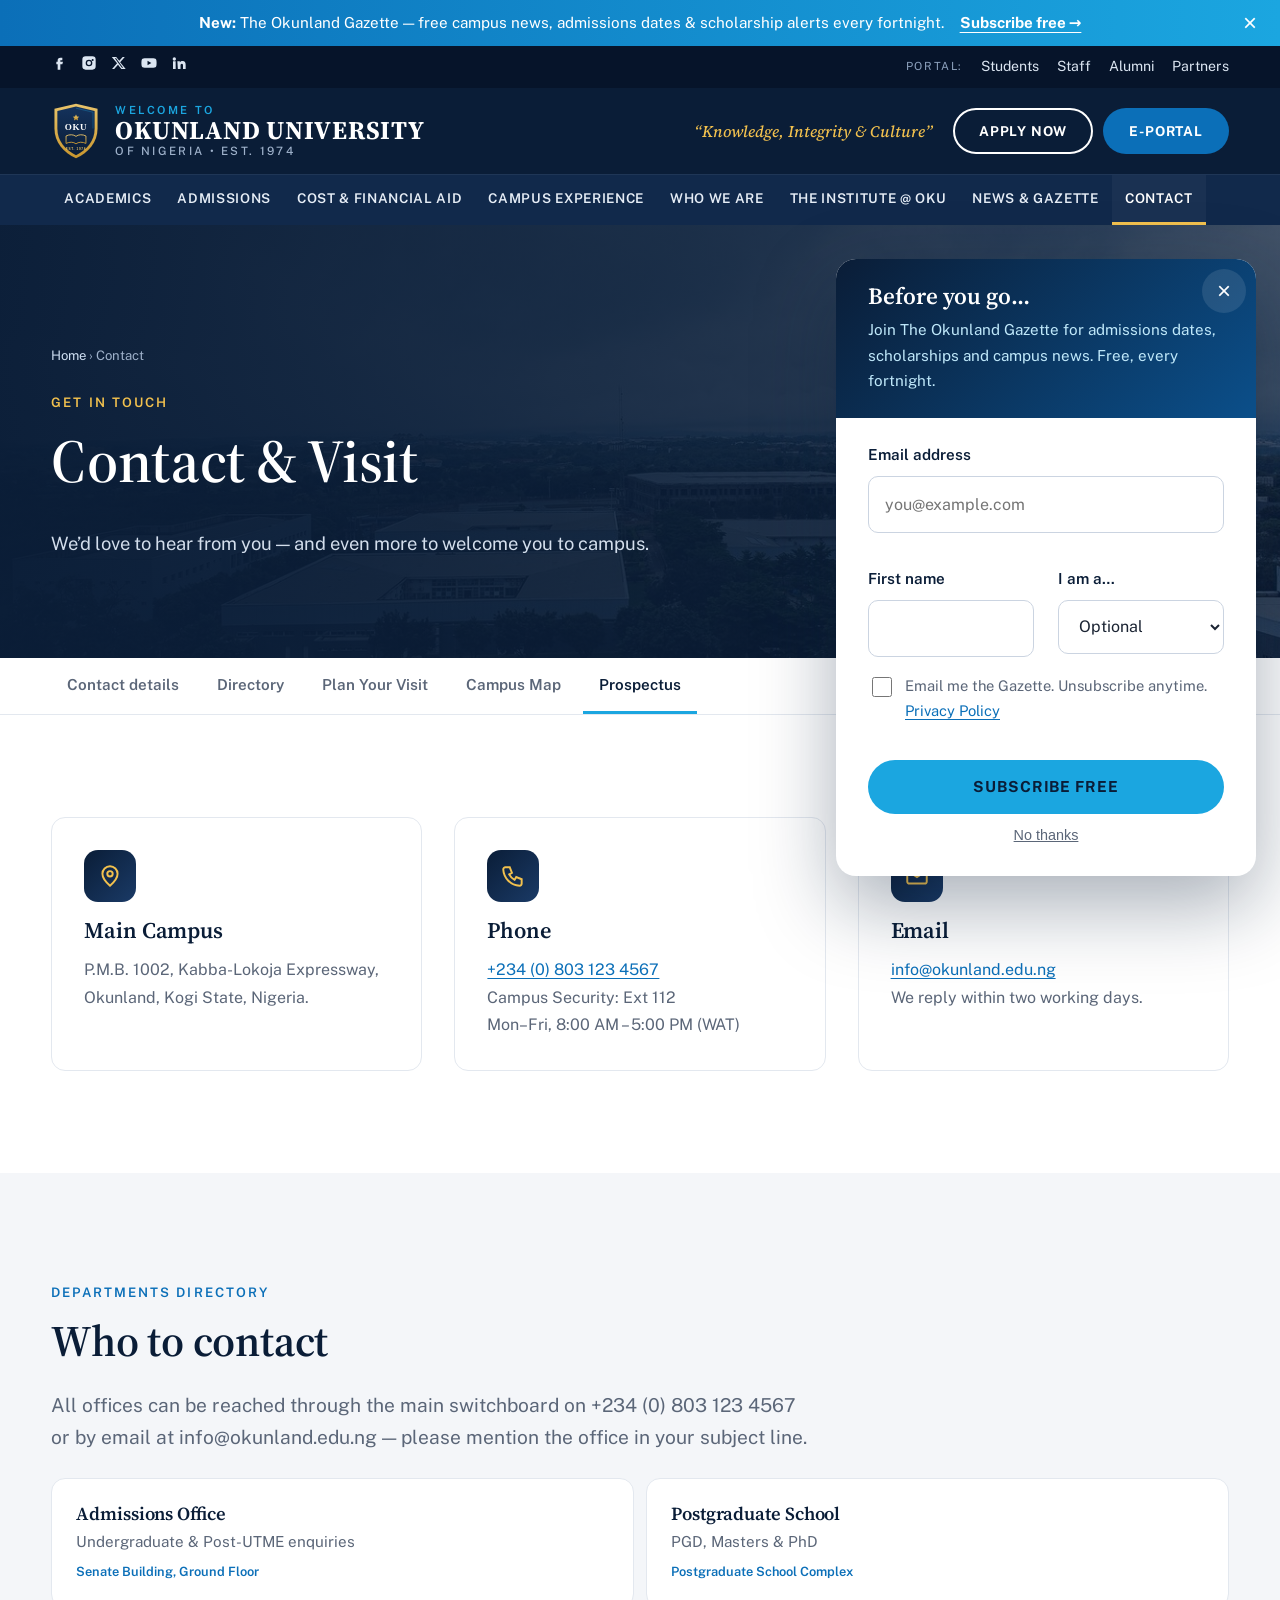
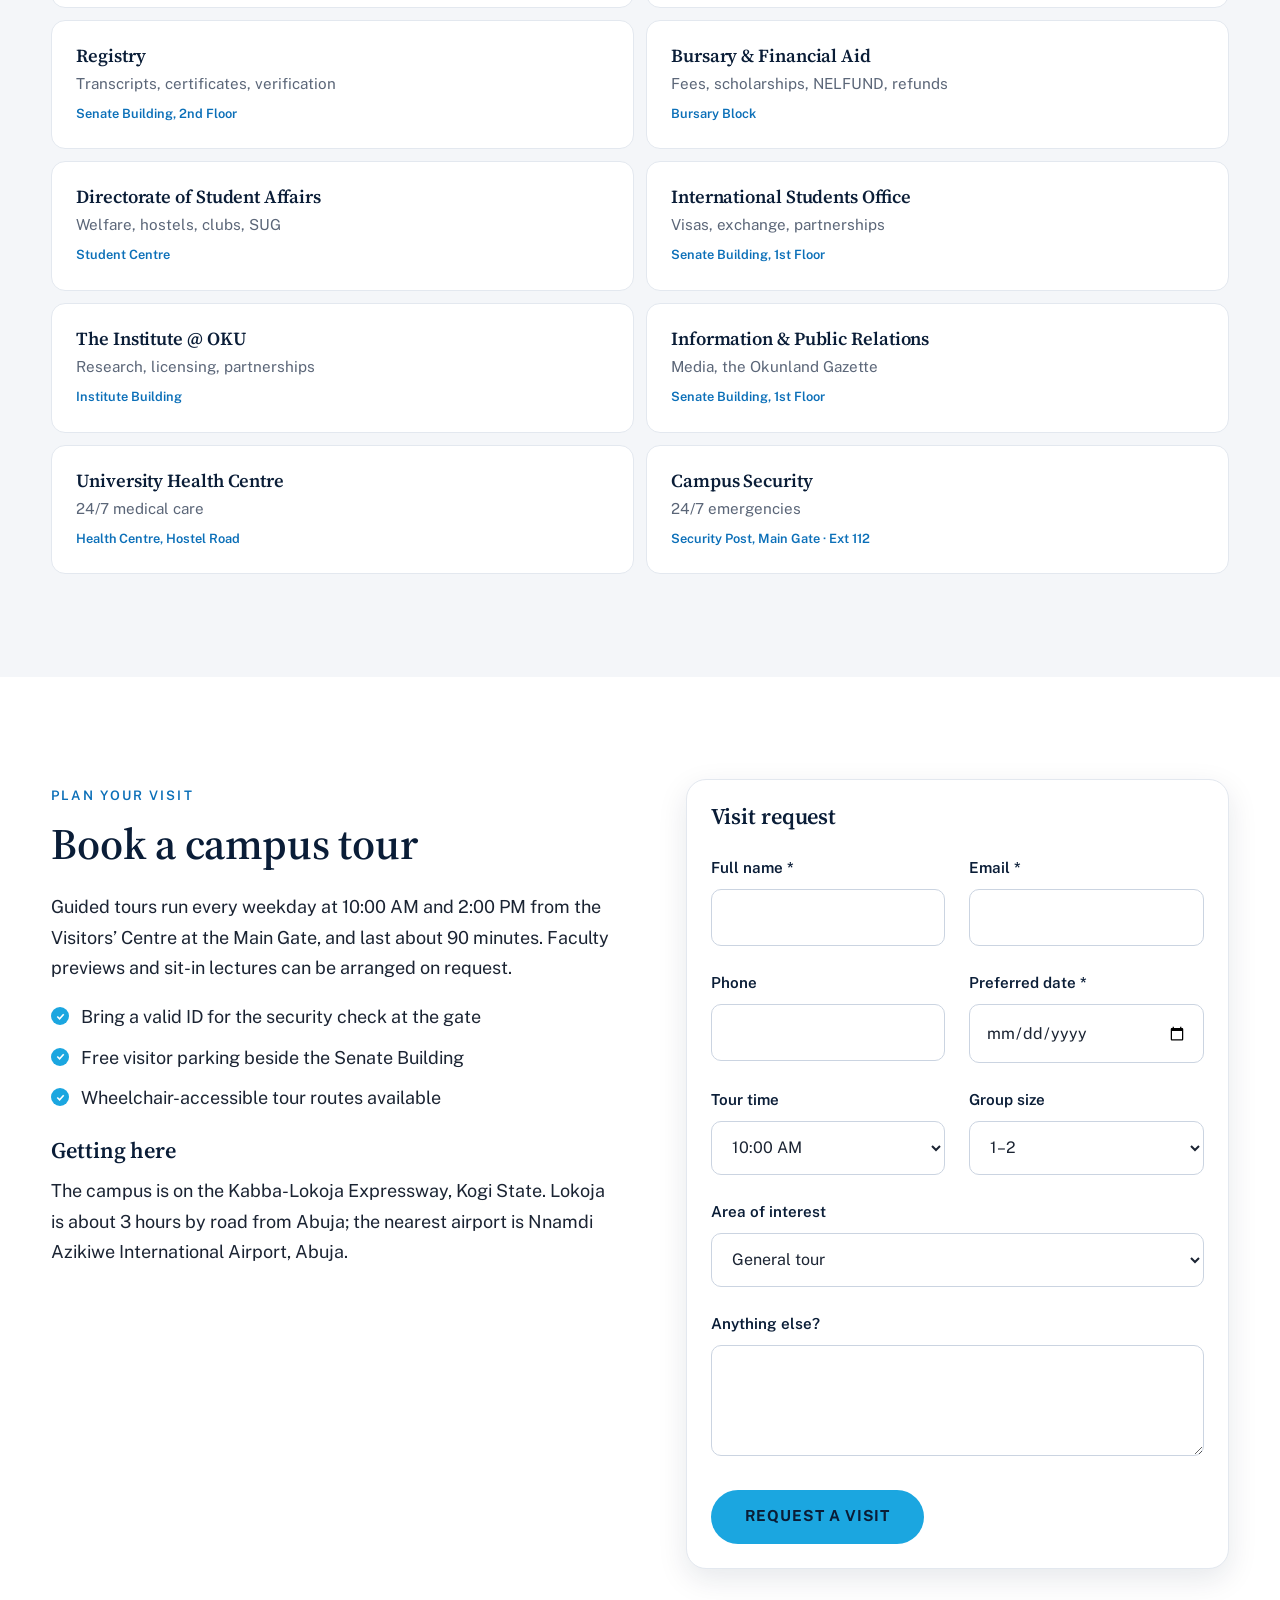
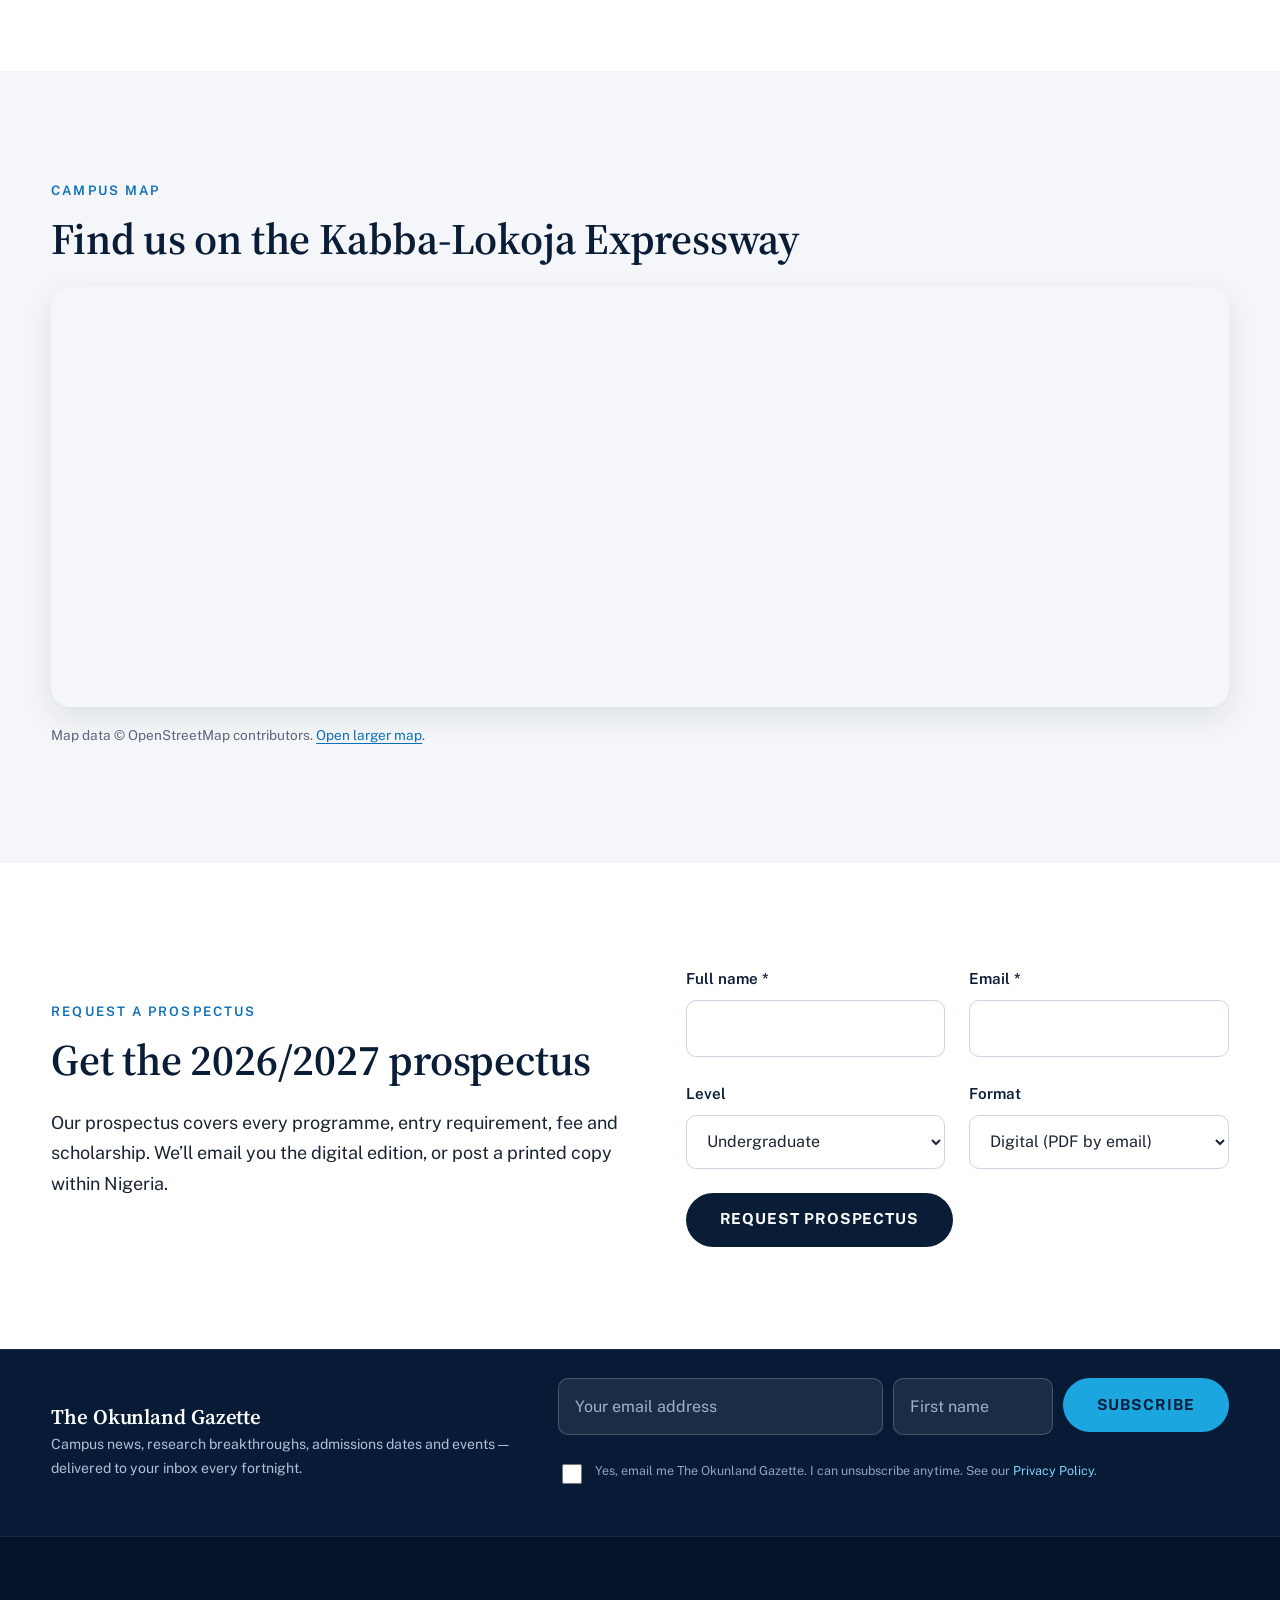
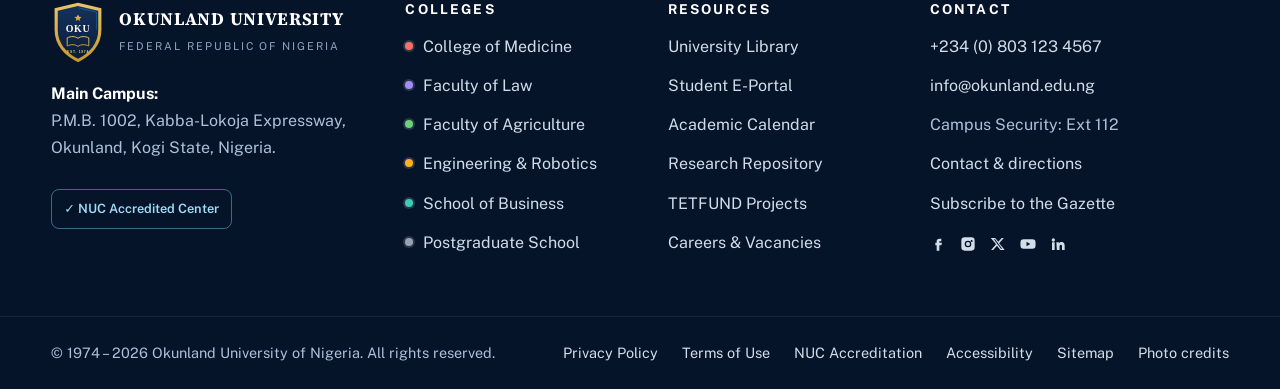
<file: contact.html>
<!DOCTYPE html>
<html lang="en-NG" class="no-js">
<head>
<meta charset="utf-8">
<meta name="viewport" content="width=device-width, initial-scale=1">
<title>Contact &amp; Visit | Okunland University of Nigeria</title>
<meta name="description" content="Contact Okunland University: address, phone, email, departments directory, campus tour booking, map and prospectus requests.">
<meta name="theme-color" content="#0A1D37">
<meta property="og:title" content="Contact &amp; Visit | Okunland University of Nigeria">
<meta property="og:description" content="Contact Okunland University: address, phone, email, departments directory, campus tour booking, map and prospectus requests.">
<meta property="og:image" content="img/hero-campus.jpg">
<link rel="icon" href="img/logo.svg" type="image/svg+xml">
<link rel="stylesheet" href="css/styles.css">
</head>
<body>
<a class="skip" href="#main">Skip to main content</a>
<div class="announce" id="announce"><div class="container"><span><b>New:</b> The Okunland Gazette<span class="an-long"> &mdash; free campus news, admissions dates &amp; scholarship alerts every fortnight</span>.</span><a href="subscribe.html" data-gz-cta>Subscribe free &rarr;</a><button class="x" type="button" aria-label="Dismiss announcement">&times;</button></div></div>
<div class="utility"><div class="container">
<div class="social" aria-label="Social media">
<a href="https://facebook.com" aria-label="Facebook" rel="noopener"><svg viewBox="0 0 24 24"><path d="M14 8h3V4h-3a4 4 0 0 0-4 4v2H8v4h2v8h4v-8h3l1-4h-4V8z"/></svg></a>
<a href="https://instagram.com" aria-label="Instagram" rel="noopener"><svg viewBox="0 0 24 24"><path d="M7 2h10a5 5 0 0 1 5 5v10a5 5 0 0 1-5 5H7a5 5 0 0 1-5-5V7a5 5 0 0 1 5-5zm5 5a5 5 0 1 0 0 10 5 5 0 0 0 0-10zm0 2a3 3 0 1 1 0 6 3 3 0 0 1 0-6zm5.5-3a1.5 1.5 0 1 0 0 3 1.5 1.5 0 0 0 0-3z"/></svg></a>
<a href="https://x.com" aria-label="X (Twitter)" rel="noopener"><svg viewBox="0 0 24 24"><path d="M17.5 3h3.2l-7 8 8.3 10h-6.5l-5-6.2L4.8 21H1.6l7.5-8.6L1.2 3h6.6l4.6 5.7zM16.4 19h1.8L7.6 4.9H5.7z"/></svg></a>
<a href="https://youtube.com" aria-label="YouTube" rel="noopener"><svg viewBox="0 0 24 24"><path d="M23 7.5a3 3 0 0 0-2.1-2.1C19 5 12 5 12 5s-7 0-8.9.4A3 3 0 0 0 1 7.5 31 31 0 0 0 .6 12 31 31 0 0 0 1 16.5a3 3 0 0 0 2.1 2.1C5 19 12 19 12 19s7 0 8.9-.4a3 3 0 0 0 2.1-2.1 31 31 0 0 0 .4-4.5 31 31 0 0 0-.4-4.5zM9.8 15.3V8.7L15.5 12z"/></svg></a>
<a href="https://linkedin.com" aria-label="LinkedIn" rel="noopener"><svg viewBox="0 0 24 24"><path d="M4.98 3.5a2.5 2.5 0 1 1 0 5 2.5 2.5 0 0 1 0-5zM3 9.5h4V21H3zM9.5 9.5h3.8v1.6h.1c.5-1 1.8-2 3.8-2 4 0 4.8 2.6 4.8 6V21h-4v-5.1c0-1.2 0-2.8-1.7-2.8s-2 1.3-2 2.7V21h-4z"/></svg></a>
</div>
<nav class="portals" aria-label="Portals"><span>PORTAL:</span><a href="portal.html#students">Students</a><a href="portal.html#staff">Staff</a><a href="portal.html#alumni">Alumni</a><a href="portal.html#partners">Partners</a></nav>
</div></div>
<header class="site-header">
 <div class="brandbar"><div class="container">
  <a class="brand" href="index.html" aria-label="Okunland University of Nigeria – home">
   <img src="img/logo.svg" alt="" width="50" height="58">
   <span><small>Welcome to</small><strong>OKUNLAND UNIVERSITY</strong><em>of Nigeria &bull; Est. 1974</em></span>
  </a>
  <div class="header-cta">
   <span class="motto">&ldquo;Knowledge, Integrity &amp; Culture&rdquo;</span>
   <a class="btn btn-ghost" href="admissions.html#apply">Apply Now</a>
   <a class="btn btn-blue" href="portal.html">E-Portal</a>
  </div>
  <button class="menu-toggle" type="button" aria-expanded="false" aria-controls="mainnav" aria-label="Open main menu"><span></span></button>
 </div></div>
 <nav class="mainnav" id="mainnav" aria-label="Main"><div class="container">
  <ul><li class="has-sub"><a class="top" href="academics.html">Academics</a><button class="sub-toggle" type="button" aria-expanded="false" aria-label="Show Academics sub-menu">+</button><div class="dropdown"><a href="academics.html#faculties">Colleges &amp; Faculties</a><a href="academics.html#undergraduate">Undergraduate Programmes</a><a href="academics.html#postgraduate">Postgraduate School</a><a href="academics.html#honors">Keystone Honors Academy</a><a href="academics.html#calendar">Academic Calendar</a><a href="academics.html#library">University Library</a></div></li><li class="has-sub"><a class="top" href="admissions.html">Admissions</a><button class="sub-toggle" type="button" aria-expanded="false" aria-label="Show Admissions sub-menu">+</button><div class="dropdown"><a href="admissions.html#apply">How to Apply</a><a href="admissions.html#requirements">Entry Requirements</a><a href="admissions.html#utme">JAMB / UTME &amp; Post-UTME</a><a href="admissions.html#deadlines">Key Dates &amp; Deadlines</a><a href="admissions.html#transfer">Direct Entry &amp; Transfer</a><a href="admissions.html#international">International Applicants</a><a href="admissions.html#faq">Admissions FAQ</a></div></li><li class="has-sub"><a class="top" href="cost-financial-aid.html">Cost &amp; Financial Aid</a><button class="sub-toggle" type="button" aria-expanded="false" aria-label="Show Cost & Financial Aid sub-menu">+</button><div class="dropdown"><a href="cost-financial-aid.html#fees">Tuition &amp; Fees</a><a href="cost-financial-aid.html#scholarships">Scholarships</a><a href="cost-financial-aid.html#aid">Loans &amp; Work-Study</a><a href="cost-financial-aid.html#payment">How to Pay</a><a href="cost-financial-aid.html#parents">For Parents &amp; Sponsors</a></div></li><li class="has-sub"><a class="top" href="campus-experience.html">Campus Experience</a><button class="sub-toggle" type="button" aria-expanded="false" aria-label="Show Campus Experience sub-menu">+</button><div class="dropdown"><a href="campus-experience.html#overview">Overview</a><a href="campus-experience.html#support">Holistic Student Support</a><a href="campus-experience.html#residential">Residential Life</a><a href="campus-experience.html#safety">Campus Safety</a><a href="campus-experience.html#involvement">Student Involvement</a><a href="campus-experience.html#athletics">Athletics &amp; Recreation</a><a href="campus-experience.html#events">Events Calendar</a></div></li><li class="has-sub"><a class="top" href="who-we-are.html">Who We Are</a><button class="sub-toggle" type="button" aria-expanded="false" aria-label="Show Who We Are sub-menu">+</button><div class="dropdown"><a href="who-we-are.html#history">Our History</a><a href="who-we-are.html#vc">Vice-Chancellor&rsquo;s Message</a><a href="who-we-are.html#mission">Mission, Vision &amp; Values</a><a href="who-we-are.html#leadership">Leadership</a><a href="who-we-are.html#accreditation">Accreditation</a><a href="who-we-are.html#careers">Careers &amp; Vacancies</a></div></li><li class="has-sub"><a class="top" href="research.html">The Institute @ OKU</a><button class="sub-toggle" type="button" aria-expanded="false" aria-label="Show The Institute @ OKU sub-menu">+</button><div class="dropdown"><a href="research.html#centres">Research Centres</a><a href="research.html#impact">Innovation &amp; Patents</a><a href="research.html#tetfund">TETFUND Projects</a><a href="research.html#repository">Research Repository</a><a href="research.html#partnerships">Global Partnerships</a></div></li><li class="has-sub"><a class="top" href="news.html">News &amp; Gazette</a><button class="sub-toggle" type="button" aria-expanded="false" aria-label="Show News & Gazette sub-menu">+</button><div class="dropdown"><a href="news.html#latest">Latest News</a><a href="news.html#archive">Gazette Archive</a><a href="subscribe.html">Subscribe to the Gazette</a></div></li><li class="has-sub"><a class="top" href="contact.html" aria-current="page">Contact</a><button class="sub-toggle" type="button" aria-expanded="false" aria-label="Show Contact sub-menu">+</button><div class="dropdown"><a href="contact.html#directory">Departments Directory</a><a href="contact.html#visit">Plan Your Visit</a><a href="contact.html#map">Campus Map</a><a href="contact.html#prospectus">Request a Prospectus</a></div></li></ul>
  <div class="mobile-cta"><a class="btn btn-gold" href="admissions.html#apply">Apply Now</a><a class="btn btn-blue" href="portal.html">E-Portal</a></div>
 </div></nav>
</header>
<main id="main" tabindex="-1">
<section class="page-hero" style="--bg:url(../img/campus-aerial.jpg)"><div class="container">
<nav class="crumbs" aria-label="Breadcrumb"><a href="index.html">Home</a> &rsaquo; <span aria-current="page">Contact</span></nav>
<span class="eyebrow">Get in touch</span><h1 class="fade-up">Contact &amp; Visit</h1><p class="fade-up d1">We&rsquo;d love to hear from you &mdash; and even more to welcome you to campus.</p></div></section><nav class="subnav" aria-label="On this page"><div class="container"><a href="#contact">Contact details</a><a href="#directory">Directory</a><a href="#visit">Plan Your Visit</a><a href="#map">Campus Map</a><a href="#prospectus">Prospectus</a></div></nav>
<section class="section" id="contact"><div class="container grid g3">
 <div class="icon-card reveal"><div class="icon" aria-hidden="true"><svg viewBox="0 0 24 24"><path d="M12 21s-7-6-7-11a7 7 0 0 1 14 0c0 5-7 11-7 11z"/><circle cx="12" cy="10" r="2.5"/></svg></div><h3>Main Campus</h3><p>P.M.B. 1002, Kabba-Lokoja Expressway,<br>Okunland, Kogi State, Nigeria.</p></div>
 <div class="icon-card reveal"><div class="icon" aria-hidden="true"><svg viewBox="0 0 24 24"><path d="M5 4h4l2 5-2.5 1.5a11 11 0 0 0 5 5L15 13l5 2v4a2 2 0 0 1-2 2A16 16 0 0 1 3 6a2 2 0 0 1 2-2z"/></svg></div><h3>Phone</h3><p><a href="tel:+2348031234567">+234 (0) 803 123 4567</a><br>Campus Security: Ext 112<br>Mon&ndash;Fri, 8:00 AM &ndash; 5:00 PM (WAT)</p></div>
 <div class="icon-card reveal"><div class="icon" aria-hidden="true"><svg viewBox="0 0 24 24"><rect x="3" y="5" width="18" height="14" rx="2"/><path d="M3 7l9 6 9-6"/></svg></div><h3>Email</h3><p><a href="mailto:info@okunland.edu.ng">info@okunland.edu.ng</a><br>We reply within two working days.</p></div>
</div></section>
<section class="section pale" id="directory"><div class="container">
 <div class="reveal"><span class="eyebrow">Departments directory</span><h2>Who to contact</h2><p class="lead">All offices can be reached through the main switchboard on +234 (0) 803 123 4567 or by email at info@okunland.edu.ng &mdash; please mention the office in your subject line.</p></div>
 <div class="grid g2" style="gap:12px;margin-top:24px"><div class="event reveal"><div><h4>Admissions Office</h4><p>Undergraduate &amp; Post-UTME enquiries</p><p class="meta">Senate Building, Ground Floor</p></div></div><div class="event reveal"><div><h4>Postgraduate School</h4><p>PGD, Masters &amp; PhD</p><p class="meta">Postgraduate School Complex</p></div></div><div class="event reveal"><div><h4>Registry</h4><p>Transcripts, certificates, verification</p><p class="meta">Senate Building, 2nd Floor</p></div></div><div class="event reveal"><div><h4>Bursary &amp; Financial Aid</h4><p>Fees, scholarships, NELFUND, refunds</p><p class="meta">Bursary Block</p></div></div><div class="event reveal"><div><h4>Directorate of Student Affairs</h4><p>Welfare, hostels, clubs, SUG</p><p class="meta">Student Centre</p></div></div><div class="event reveal"><div><h4>International Students Office</h4><p>Visas, exchange, partnerships</p><p class="meta">Senate Building, 1st Floor</p></div></div><div class="event reveal"><div><h4>The Institute @ OKU</h4><p>Research, licensing, partnerships</p><p class="meta">Institute Building</p></div></div><div class="event reveal"><div><h4>Information &amp; Public Relations</h4><p>Media, the Okunland Gazette</p><p class="meta">Senate Building, 1st Floor</p></div></div><div class="event reveal"><div><h4>University Health Centre</h4><p>24/7 medical care</p><p class="meta">Health Centre, Hostel Road</p></div></div><div class="event reveal"><div><h4>Campus Security</h4><p>24/7 emergencies</p><p class="meta">Security Post, Main Gate &middot; Ext 112</p></div></div></div>
</div></section>
<section class="section" id="visit"><div class="container split" style="align-items:start">
 <div class="reveal"><span class="eyebrow">Plan your visit</span><h2>Book a campus tour</h2>
 <p>Guided tours run every weekday at 10:00 AM and 2:00 PM from the Visitors&rsquo; Centre at the Main Gate, and last about 90 minutes. Faculty previews and sit-in lectures can be arranged on request.</p>
 <ul class="checks"><li>Bring a valid ID for the security check at the gate</li><li>Free visitor parking beside the Senate Building</li><li>Wheelchair-accessible tour routes available</li></ul>
 <h3 style="margin-top:24px">Getting here</h3><p>The campus is on the Kabba-Lokoja Expressway, Kogi State. Lokoja is about 3 hours by road from Abuja; the nearest airport is Nnamdi Azikiwe International Airport, Abuja.</p></div>
 <div class="reveal"><form class="form" data-demo="Thank you! Your visit request has been received. The Visitors&rsquo; Centre will email you to confirm within two working days." style="background:#fff;border:1px solid var(--line);border-radius:20px;padding:24px;box-shadow:var(--shadow)">
  <h3 style="margin:0">Visit request</h3>
  <div class="row"><div><label for="v-name">Full name *</label><input id="v-name" type="text" autocomplete="name" required></div><div><label for="v-email">Email *</label><input id="v-email" type="email" autocomplete="email" required></div></div>
  <div class="row"><div><label for="v-phone">Phone</label><input id="v-phone" type="tel" autocomplete="tel"></div><div><label for="v-date">Preferred date *</label><input id="v-date" type="date" required></div></div>
  <div class="row"><div><label for="v-time">Tour time</label><select id="v-time"><option>10:00 AM</option><option>2:00 PM</option></select></div><div><label for="v-size">Group size</label><select id="v-size"><option>1&ndash;2</option><option>3&ndash;5</option><option>6&ndash;10</option><option>School group (10+)</option></select></div></div>
  <div><label for="v-int">Area of interest</label><select id="v-int"><option>General tour</option><option>Medicine &amp; Health Sciences</option><option>Law</option><option>Agriculture</option><option>Engineering &amp; Robotics</option><option>Business</option><option>Arts &amp; Social Sciences</option><option>Postgraduate study</option></select></div>
  <div><label for="v-msg">Anything else?</label><textarea id="v-msg" rows="3"></textarea></div>
  <div><button class="btn btn-gold" type="submit">Request a visit</button></div>
  <div class="form-status" role="status" aria-live="polite"></div>
 </form></div>
</div></section>
<section class="section pale" id="map"><div class="container">
 <div class="reveal"><span class="eyebrow">Campus map</span><h2>Find us on the Kabba-Lokoja Expressway</h2></div>
 <iframe class="map reveal" title="Map showing the Kabba-Lokoja Expressway area, Kogi State" loading="lazy" src="https://www.openstreetmap.org/export/embed.html?bbox=6.30%2C7.70%2C6.80%2C7.95&amp;layer=mapnik"></iframe>
 <p style="font-size:.85rem;color:var(--muted);margin-top:8px">Map data &copy; OpenStreetMap contributors. <a href="https://www.openstreetmap.org/#map=11/7.82/6.55" rel="noopener">Open larger map</a>.</p>
</div></section>
<section class="section" id="prospectus"><div class="container split">
 <div class="reveal"><span class="eyebrow">Request a prospectus</span><h2>Get the 2026/2027 prospectus</h2><p>Our prospectus covers every programme, entry requirement, fee and scholarship. We&rsquo;ll email you the digital edition, or post a printed copy within Nigeria.</p></div>
 <form class="form reveal" data-demo="Thank you! Your prospectus request has been received and will be sent to you shortly.">
  <div class="row"><div><label for="p-name">Full name *</label><input id="p-name" type="text" autocomplete="name" required></div><div><label for="p-email">Email *</label><input id="p-email" type="email" autocomplete="email" required></div></div>
  <div class="row"><div><label for="p-level">Level</label><select id="p-level"><option>Undergraduate</option><option>Postgraduate</option><option>International</option></select></div><div><label for="p-format">Format</label><select id="p-format"><option>Digital (PDF by email)</option><option>Printed copy (Nigeria only)</option></select></div></div>
  <div><button class="btn btn-navy" type="submit">Request prospectus</button></div>
  <div class="form-status" role="status" aria-live="polite"></div>
 </form>
</div></section>

</main>
<footer class="site-footer">
<div class="footer-gz-wrap"><div class="container">
 <div><h3>The Okunland Gazette</h3><p>Campus news, research breakthroughs, admissions dates and events &mdash; delivered to your inbox every fortnight.</p></div>
 <form class="gazette-form" data-source="footer" aria-label="Subscribe to The Okunland Gazette">
<div class="hp" aria-hidden="true"><label for="fgz-web">Website</label><input id="fgz-web" name="website" type="text" tabindex="-1" autocomplete="off"></div>
<div class="footer-gz">
 <div class="field" style="flex:1;min-width:180px"><label class="sr-only" for="fgz-email">Email address</label><input id="fgz-email" name="email" type="email" placeholder="Your email address" autocomplete="email" required><div class="err-msg" aria-live="polite"></div></div>
 <div class="field" style="flex:0 1 160px"><label class="sr-only" for="fgz-first">First name</label><input id="fgz-first" name="first_name" type="text" placeholder="First name" autocomplete="given-name" style="background:rgba(255,255,255,.08);border-color:rgba(255,255,255,.2);color:#fff"></div>
 <button class="btn btn-gold" type="submit" style="align-self:flex-start">Subscribe</button>
</div>
<div class="field"><label class="consent" for="fgz-consent"><input id="fgz-consent" name="consent" type="checkbox" required> <span>Yes, email me The Okunland Gazette. I can unsubscribe anytime. See our <a href="privacy.html">Privacy Policy</a>.</span></label><div class="err-msg" aria-live="polite"></div></div>
<div class="form-status" role="status" aria-live="polite"></div>
</form>
</div></div>
<div class="container footer-top">
 <div>
  <div class="f-brand"><img src="img/logo.svg" alt="Okunland University crest"><div><strong>OKUNLAND UNIVERSITY</strong><span>FEDERAL REPUBLIC OF NIGERIA</span></div></div>
  <p><b style="color:#fff">Main Campus:</b><br>P.M.B. 1002, Kabba-Lokoja Expressway,<br>Okunland, Kogi State, Nigeria.</p>
  <span class="nuc">&#10003; NUC Accredited Center</span>
 </div>
 <div><h4>Colleges</h4><ul>
  <li><a class="footer-fac fac-medicine" href="academics.html#medicine">College of Medicine</a></li><li><a class="footer-fac fac-law" href="academics.html#law">Faculty of Law</a></li><li><a class="footer-fac fac-agriculture" href="academics.html#agriculture">Faculty of Agriculture</a></li><li><a class="footer-fac fac-engineering" href="academics.html#engineering">Engineering &amp; Robotics</a></li><li><a class="footer-fac fac-business" href="academics.html#business">School of Business</a></li><li><a class="footer-fac fac-postgraduate" href="academics.html#postgraduate">Postgraduate School</a></li></ul></div>
 <div><h4>Resources</h4><ul>
  <li><a href="academics.html#library">University Library</a></li><li><a href="portal.html">Student E-Portal</a></li><li><a href="academics.html#calendar">Academic Calendar</a></li><li><a href="research.html#repository">Research Repository</a></li><li><a href="research.html#tetfund">TETFUND Projects</a></li><li><a href="who-we-are.html#careers">Careers &amp; Vacancies</a></li></ul></div>
 <div><h4>Contact</h4><ul>
  <li><a href="tel:+2348031234567">+234 (0) 803 123 4567</a></li><li><a href="mailto:info@okunland.edu.ng">info@okunland.edu.ng</a></li><li>Campus Security: Ext 112</li><li><a href="contact.html">Contact &amp; directions</a></li><li><a href="subscribe.html">Subscribe to the Gazette</a></li></ul>
  <div style="margin-top:16px;color:#D2DDEA"><div class="social" aria-label="Social media">
<a href="https://facebook.com" aria-label="Facebook" rel="noopener"><svg viewBox="0 0 24 24"><path d="M14 8h3V4h-3a4 4 0 0 0-4 4v2H8v4h2v8h4v-8h3l1-4h-4V8z"/></svg></a>
<a href="https://instagram.com" aria-label="Instagram" rel="noopener"><svg viewBox="0 0 24 24"><path d="M7 2h10a5 5 0 0 1 5 5v10a5 5 0 0 1-5 5H7a5 5 0 0 1-5-5V7a5 5 0 0 1 5-5zm5 5a5 5 0 1 0 0 10 5 5 0 0 0 0-10zm0 2a3 3 0 1 1 0 6 3 3 0 0 1 0-6zm5.5-3a1.5 1.5 0 1 0 0 3 1.5 1.5 0 0 0 0-3z"/></svg></a>
<a href="https://x.com" aria-label="X (Twitter)" rel="noopener"><svg viewBox="0 0 24 24"><path d="M17.5 3h3.2l-7 8 8.3 10h-6.5l-5-6.2L4.8 21H1.6l7.5-8.6L1.2 3h6.6l4.6 5.7zM16.4 19h1.8L7.6 4.9H5.7z"/></svg></a>
<a href="https://youtube.com" aria-label="YouTube" rel="noopener"><svg viewBox="0 0 24 24"><path d="M23 7.5a3 3 0 0 0-2.1-2.1C19 5 12 5 12 5s-7 0-8.9.4A3 3 0 0 0 1 7.5 31 31 0 0 0 .6 12 31 31 0 0 0 1 16.5a3 3 0 0 0 2.1 2.1C5 19 12 19 12 19s7 0 8.9-.4a3 3 0 0 0 2.1-2.1 31 31 0 0 0 .4-4.5 31 31 0 0 0-.4-4.5zM9.8 15.3V8.7L15.5 12z"/></svg></a>
<a href="https://linkedin.com" aria-label="LinkedIn" rel="noopener"><svg viewBox="0 0 24 24"><path d="M4.98 3.5a2.5 2.5 0 1 1 0 5 2.5 2.5 0 0 1 0-5zM3 9.5h4V21H3zM9.5 9.5h3.8v1.6h.1c.5-1 1.8-2 3.8-2 4 0 4.8 2.6 4.8 6V21h-4v-5.1c0-1.2 0-2.8-1.7-2.8s-2 1.3-2 2.7V21h-4z"/></svg></a>
</div></div></div>
</div>
<div class="footer-bottom" style="border-top:1px solid rgba(255,255,255,.08)"><div class="container">
 <span>&copy; 1974 &ndash; 2026 Okunland University of Nigeria. All rights reserved.</span>
 <nav aria-label="Legal"><a href="privacy.html">Privacy Policy</a><a href="terms.html">Terms of Use</a><a href="who-we-are.html#accreditation">NUC Accreditation</a><a href="accessibility.html">Accessibility</a><a href="sitemap.html">Sitemap</a><a href="sitemap.html#credits">Photo credits</a></nav>
</div></div>
</footer>
<button class="to-top" type="button" aria-label="Back to top">&uarr;</button>
<aside class="gz-pop" id="gz-pop" role="dialog" aria-modal="false" aria-labelledby="gz-pop-h" hidden>
 <div class="top"><b id="gz-pop-h">Before you go&hellip;</b><p>Join The Okunland Gazette for admissions dates, scholarships and campus news. Free, every fortnight.</p><button class="close" type="button" aria-label="Close sign-up">&times;</button></div>
 <div class="inner"><form class="gazette-form form" data-source="popup" aria-label="Subscribe to The Okunland Gazette">
<div class="hp" aria-hidden="true"><label for="pgz-web">Leave this field empty</label><input id="pgz-web" name="website" type="text" tabindex="-1" autocomplete="off"></div>
<div class="field"><label for="pgz-email">Email address</label><input id="pgz-email" name="email" type="email" autocomplete="email" required placeholder="you@example.com"><div class="err-msg" aria-live="polite"></div></div>
<div class="row"><div class="field"><label for="pgz-first">First name</label><input id="pgz-first" name="first_name" type="text" autocomplete="given-name" maxlength="60"></div>
<div class="field"><label for="pgz-role">I am a&hellip;</label><select id="pgz-role" name="role"><option value="">Optional</option><option>Student</option><option>Parent</option><option>Alumni</option><option>Staff</option><option>Partner</option><option>Other</option></select></div></div>
<div class="field"><label class="consent" for="pgz-consent"><input id="pgz-consent" name="consent" type="checkbox" required> <span>Email me the Gazette. Unsubscribe anytime. <a href="privacy.html">Privacy Policy</a></span></label><div class="err-msg" aria-live="polite"></div></div>
<button class="btn btn-gold" type="submit">Subscribe free</button>
<div class="form-status" role="status" aria-live="polite"></div>
</form><button class="later" type="button">No thanks</button></div>
</aside>
<script src="js/main.js" defer></script>
<script src="js/gazette.js" defer></script>
</body>
</html>
</file>
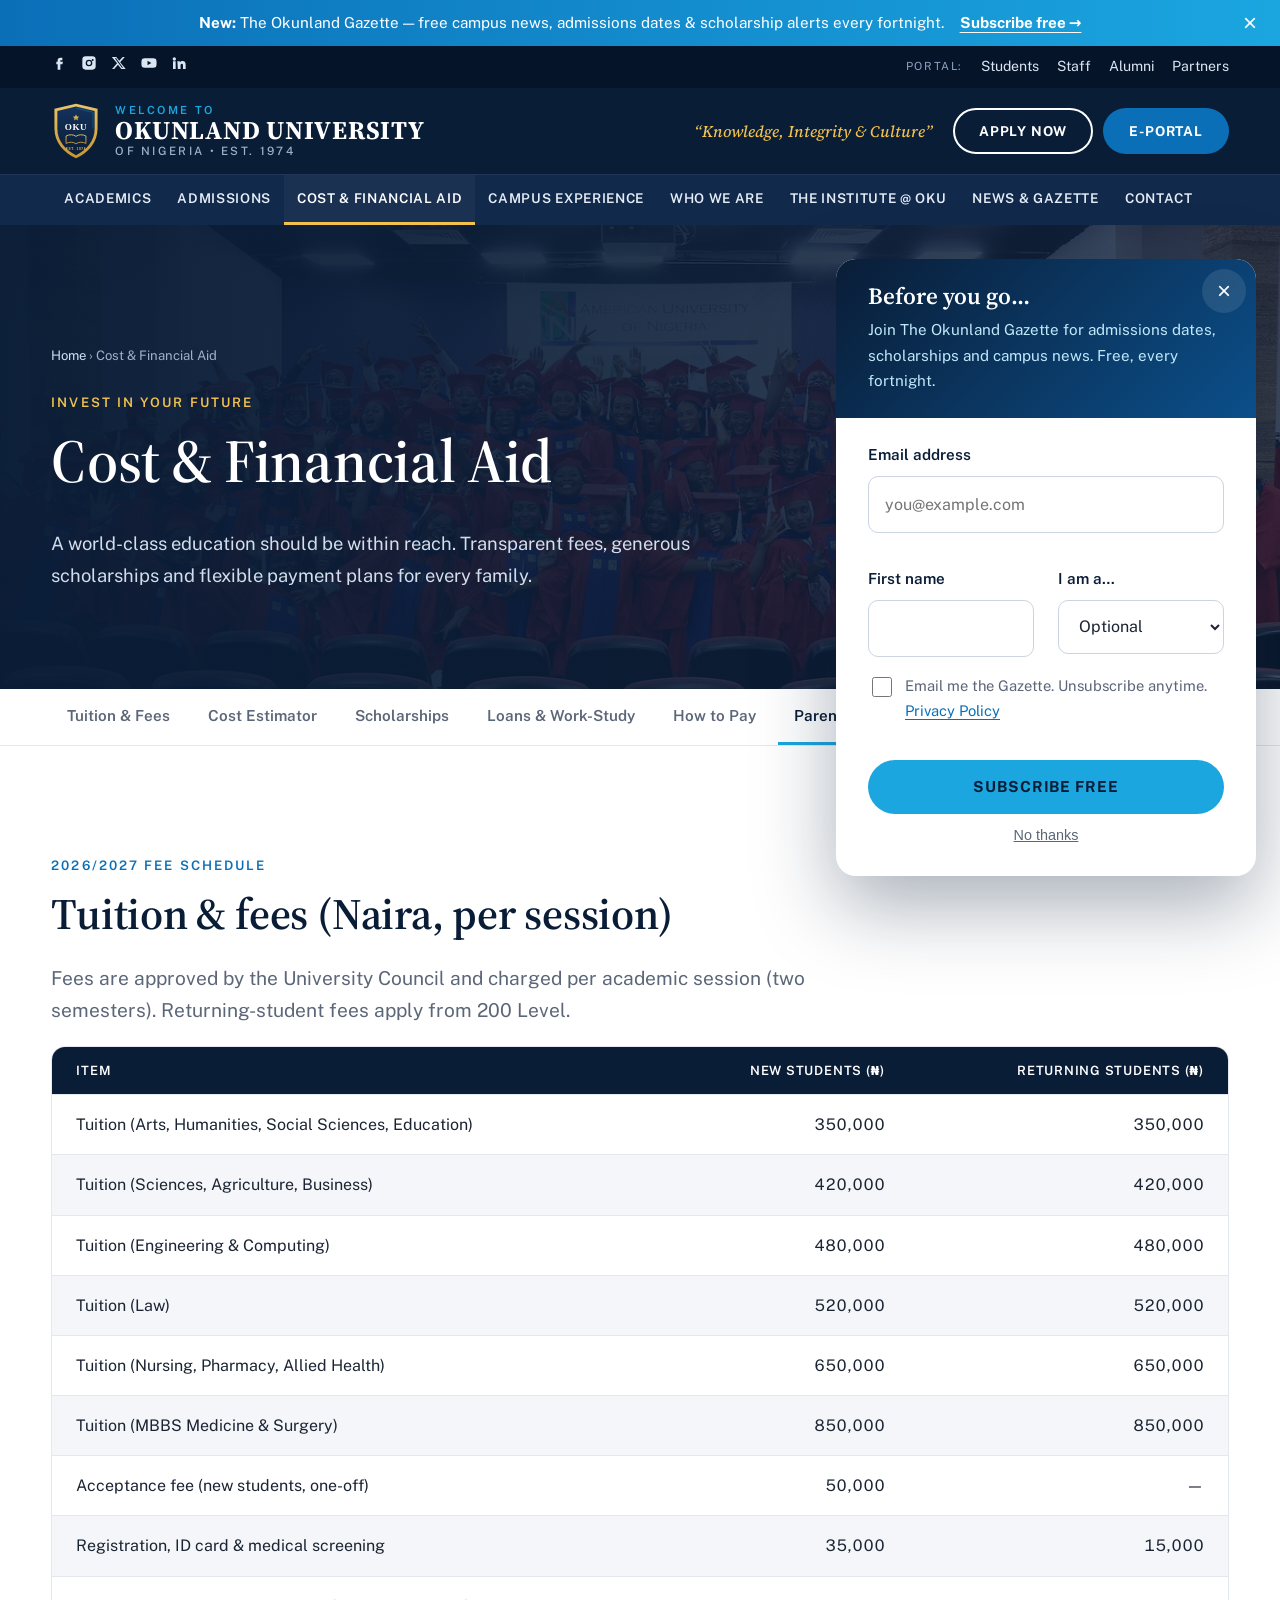
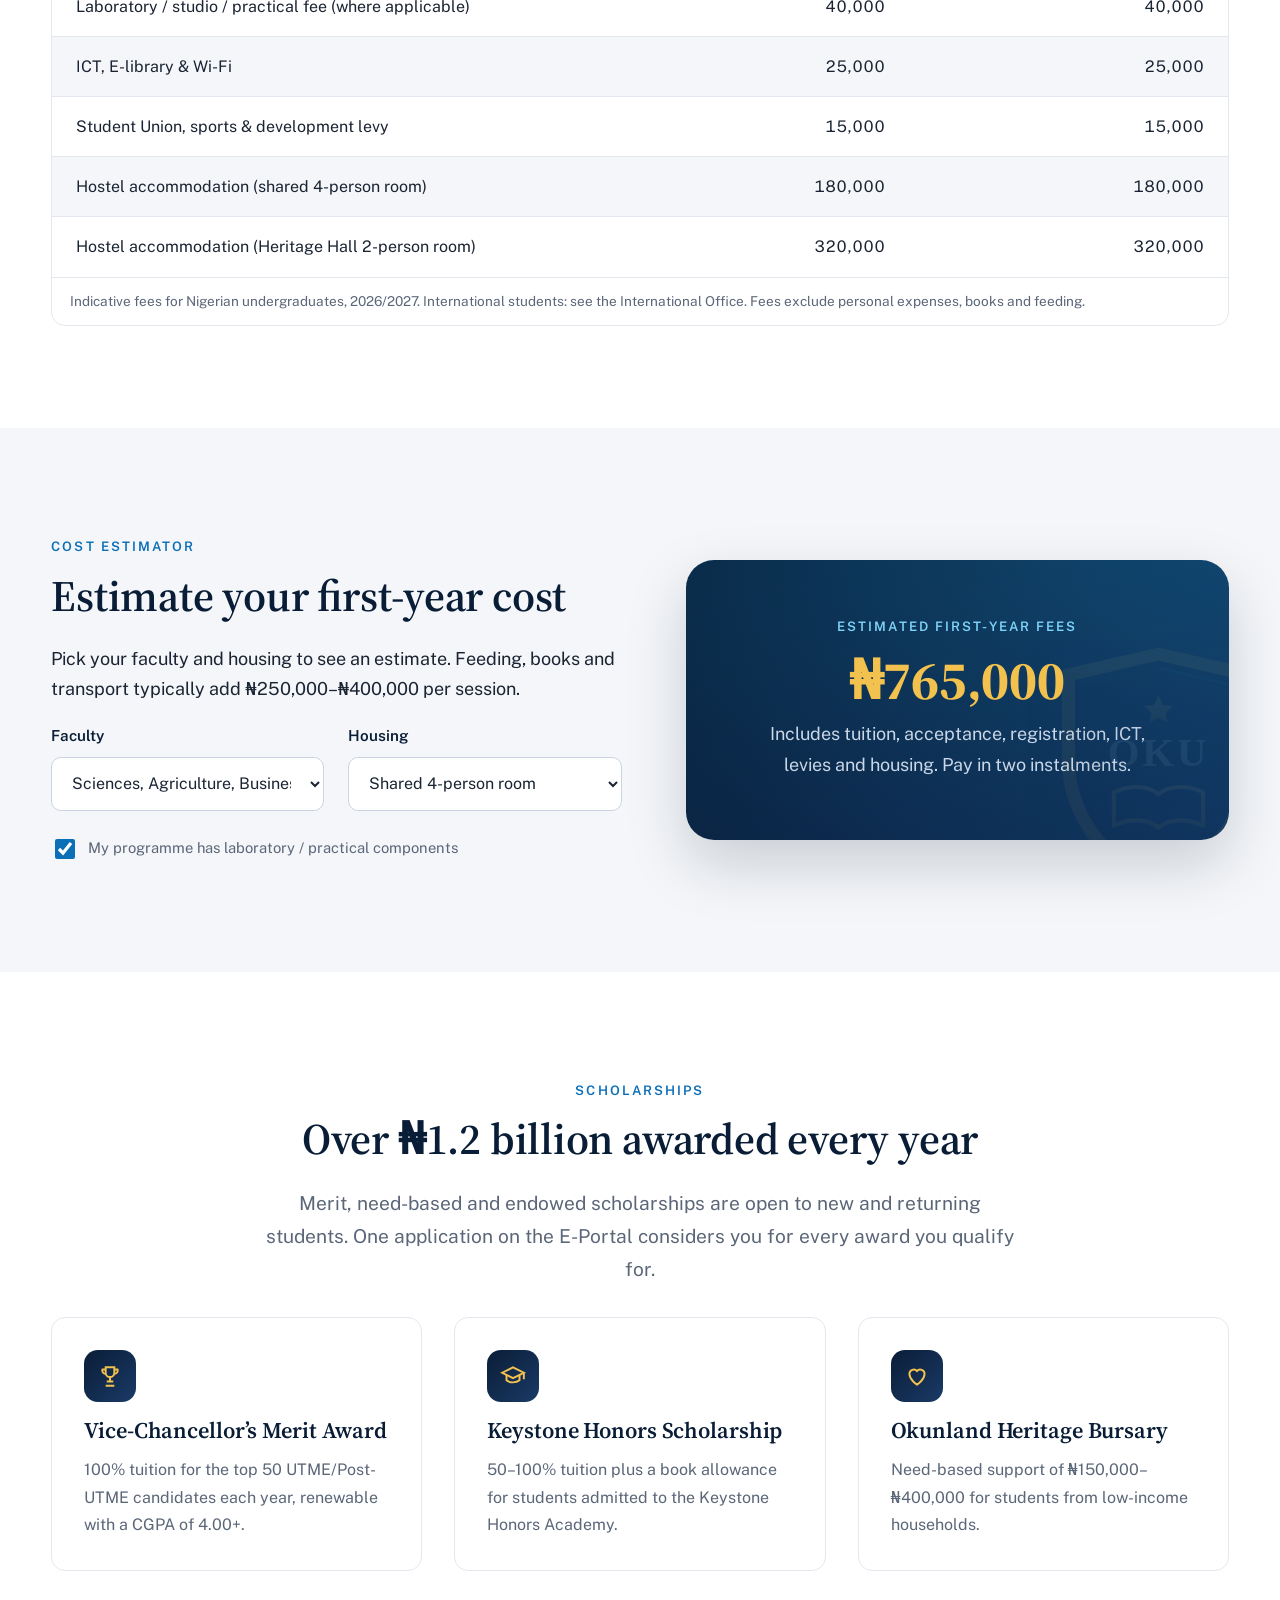
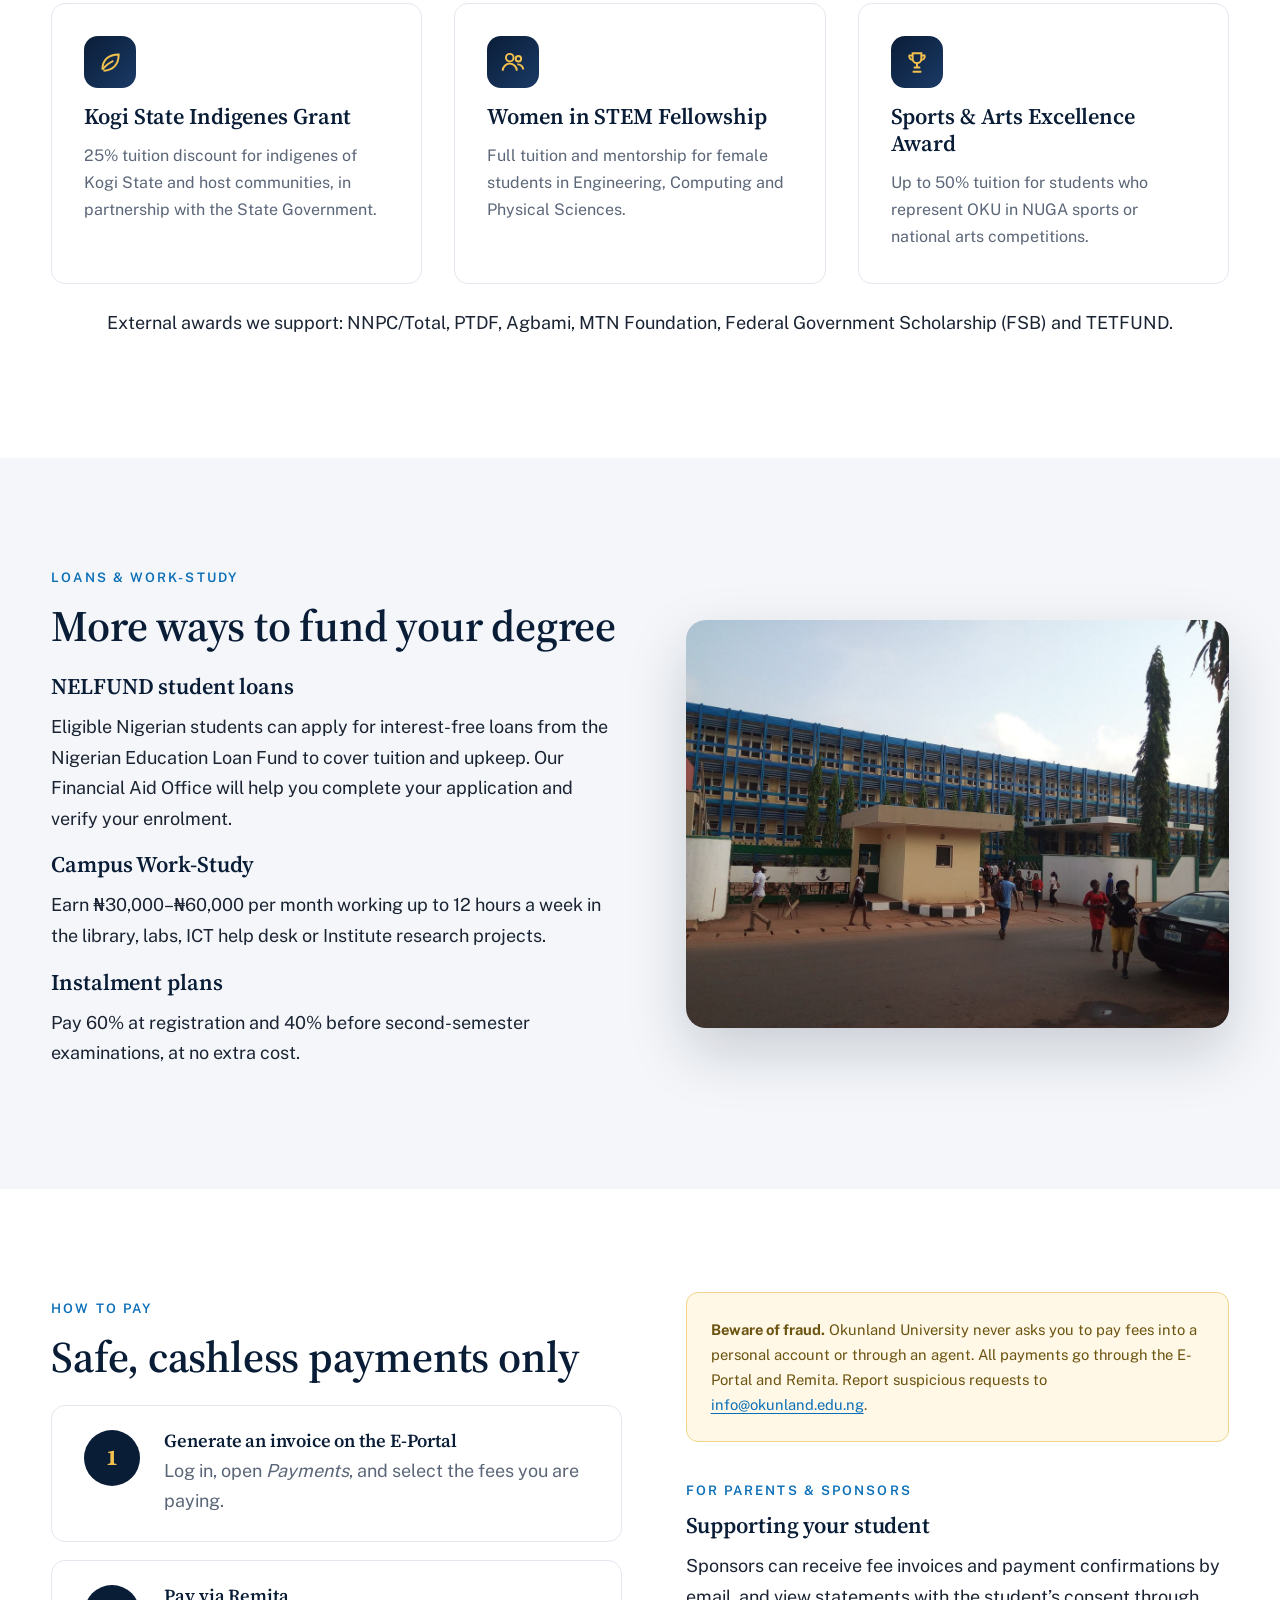
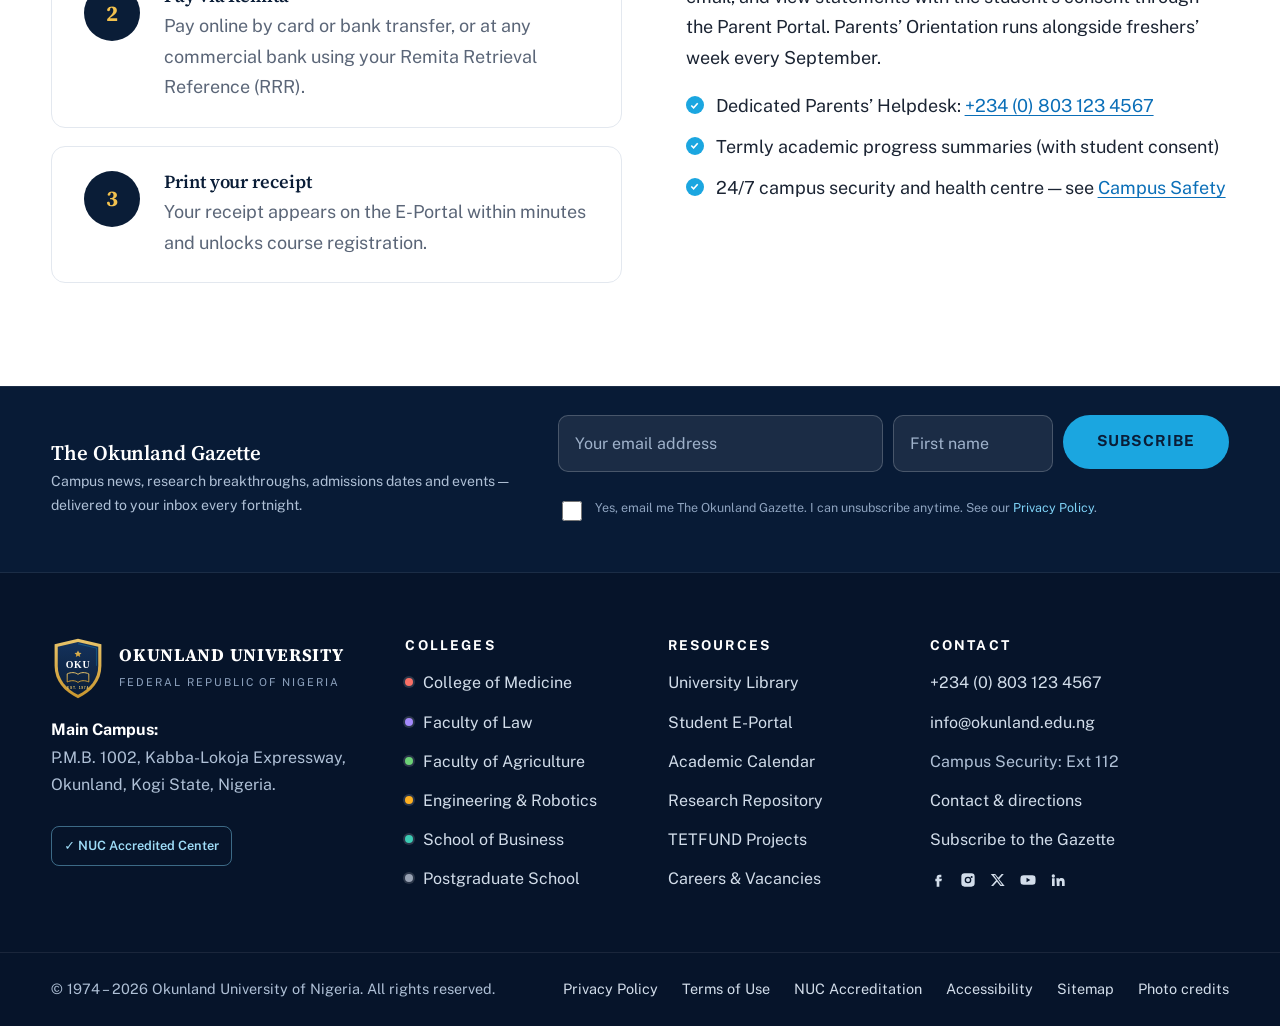
<file: cost-financial-aid.html>
<!DOCTYPE html>
<html lang="en-NG" class="no-js">
<head>
<meta charset="utf-8">
<meta name="viewport" content="width=device-width, initial-scale=1">
<title>Cost &amp; Financial Aid | Okunland University of Nigeria</title>
<meta name="description" content="OKU tuition and fees for 2026/2027, a first-year cost estimator, scholarships, NELFUND student loans, work-study and how to pay.">
<meta name="theme-color" content="#0A1D37">
<meta property="og:title" content="Cost &amp; Financial Aid | Okunland University of Nigeria">
<meta property="og:description" content="OKU tuition and fees for 2026/2027, a first-year cost estimator, scholarships, NELFUND student loans, work-study and how to pay.">
<meta property="og:image" content="img/hero-campus.jpg">
<link rel="icon" href="img/logo.svg" type="image/svg+xml">
<link rel="stylesheet" href="css/styles.css">
</head>
<body>
<a class="skip" href="#main">Skip to main content</a>
<div class="announce" id="announce"><div class="container"><span><b>New:</b> The Okunland Gazette<span class="an-long"> &mdash; free campus news, admissions dates &amp; scholarship alerts every fortnight</span>.</span><a href="subscribe.html" data-gz-cta>Subscribe free &rarr;</a><button class="x" type="button" aria-label="Dismiss announcement">&times;</button></div></div>
<div class="utility"><div class="container">
<div class="social" aria-label="Social media">
<a href="https://facebook.com" aria-label="Facebook" rel="noopener"><svg viewBox="0 0 24 24"><path d="M14 8h3V4h-3a4 4 0 0 0-4 4v2H8v4h2v8h4v-8h3l1-4h-4V8z"/></svg></a>
<a href="https://instagram.com" aria-label="Instagram" rel="noopener"><svg viewBox="0 0 24 24"><path d="M7 2h10a5 5 0 0 1 5 5v10a5 5 0 0 1-5 5H7a5 5 0 0 1-5-5V7a5 5 0 0 1 5-5zm5 5a5 5 0 1 0 0 10 5 5 0 0 0 0-10zm0 2a3 3 0 1 1 0 6 3 3 0 0 1 0-6zm5.5-3a1.5 1.5 0 1 0 0 3 1.5 1.5 0 0 0 0-3z"/></svg></a>
<a href="https://x.com" aria-label="X (Twitter)" rel="noopener"><svg viewBox="0 0 24 24"><path d="M17.5 3h3.2l-7 8 8.3 10h-6.5l-5-6.2L4.8 21H1.6l7.5-8.6L1.2 3h6.6l4.6 5.7zM16.4 19h1.8L7.6 4.9H5.7z"/></svg></a>
<a href="https://youtube.com" aria-label="YouTube" rel="noopener"><svg viewBox="0 0 24 24"><path d="M23 7.5a3 3 0 0 0-2.1-2.1C19 5 12 5 12 5s-7 0-8.9.4A3 3 0 0 0 1 7.5 31 31 0 0 0 .6 12 31 31 0 0 0 1 16.5a3 3 0 0 0 2.1 2.1C5 19 12 19 12 19s7 0 8.9-.4a3 3 0 0 0 2.1-2.1 31 31 0 0 0 .4-4.5 31 31 0 0 0-.4-4.5zM9.8 15.3V8.7L15.5 12z"/></svg></a>
<a href="https://linkedin.com" aria-label="LinkedIn" rel="noopener"><svg viewBox="0 0 24 24"><path d="M4.98 3.5a2.5 2.5 0 1 1 0 5 2.5 2.5 0 0 1 0-5zM3 9.5h4V21H3zM9.5 9.5h3.8v1.6h.1c.5-1 1.8-2 3.8-2 4 0 4.8 2.6 4.8 6V21h-4v-5.1c0-1.2 0-2.8-1.7-2.8s-2 1.3-2 2.7V21h-4z"/></svg></a>
</div>
<nav class="portals" aria-label="Portals"><span>PORTAL:</span><a href="portal.html#students">Students</a><a href="portal.html#staff">Staff</a><a href="portal.html#alumni">Alumni</a><a href="portal.html#partners">Partners</a></nav>
</div></div>
<header class="site-header">
 <div class="brandbar"><div class="container">
  <a class="brand" href="index.html" aria-label="Okunland University of Nigeria – home">
   <img src="img/logo.svg" alt="" width="50" height="58">
   <span><small>Welcome to</small><strong>OKUNLAND UNIVERSITY</strong><em>of Nigeria &bull; Est. 1974</em></span>
  </a>
  <div class="header-cta">
   <span class="motto">&ldquo;Knowledge, Integrity &amp; Culture&rdquo;</span>
   <a class="btn btn-ghost" href="admissions.html#apply">Apply Now</a>
   <a class="btn btn-blue" href="portal.html">E-Portal</a>
  </div>
  <button class="menu-toggle" type="button" aria-expanded="false" aria-controls="mainnav" aria-label="Open main menu"><span></span></button>
 </div></div>
 <nav class="mainnav" id="mainnav" aria-label="Main"><div class="container">
  <ul><li class="has-sub"><a class="top" href="academics.html">Academics</a><button class="sub-toggle" type="button" aria-expanded="false" aria-label="Show Academics sub-menu">+</button><div class="dropdown"><a href="academics.html#faculties">Colleges &amp; Faculties</a><a href="academics.html#undergraduate">Undergraduate Programmes</a><a href="academics.html#postgraduate">Postgraduate School</a><a href="academics.html#honors">Keystone Honors Academy</a><a href="academics.html#calendar">Academic Calendar</a><a href="academics.html#library">University Library</a></div></li><li class="has-sub"><a class="top" href="admissions.html">Admissions</a><button class="sub-toggle" type="button" aria-expanded="false" aria-label="Show Admissions sub-menu">+</button><div class="dropdown"><a href="admissions.html#apply">How to Apply</a><a href="admissions.html#requirements">Entry Requirements</a><a href="admissions.html#utme">JAMB / UTME &amp; Post-UTME</a><a href="admissions.html#deadlines">Key Dates &amp; Deadlines</a><a href="admissions.html#transfer">Direct Entry &amp; Transfer</a><a href="admissions.html#international">International Applicants</a><a href="admissions.html#faq">Admissions FAQ</a></div></li><li class="has-sub"><a class="top" href="cost-financial-aid.html" aria-current="page">Cost &amp; Financial Aid</a><button class="sub-toggle" type="button" aria-expanded="false" aria-label="Show Cost & Financial Aid sub-menu">+</button><div class="dropdown"><a href="cost-financial-aid.html#fees">Tuition &amp; Fees</a><a href="cost-financial-aid.html#scholarships">Scholarships</a><a href="cost-financial-aid.html#aid">Loans &amp; Work-Study</a><a href="cost-financial-aid.html#payment">How to Pay</a><a href="cost-financial-aid.html#parents">For Parents &amp; Sponsors</a></div></li><li class="has-sub"><a class="top" href="campus-experience.html">Campus Experience</a><button class="sub-toggle" type="button" aria-expanded="false" aria-label="Show Campus Experience sub-menu">+</button><div class="dropdown"><a href="campus-experience.html#overview">Overview</a><a href="campus-experience.html#support">Holistic Student Support</a><a href="campus-experience.html#residential">Residential Life</a><a href="campus-experience.html#safety">Campus Safety</a><a href="campus-experience.html#involvement">Student Involvement</a><a href="campus-experience.html#athletics">Athletics &amp; Recreation</a><a href="campus-experience.html#events">Events Calendar</a></div></li><li class="has-sub"><a class="top" href="who-we-are.html">Who We Are</a><button class="sub-toggle" type="button" aria-expanded="false" aria-label="Show Who We Are sub-menu">+</button><div class="dropdown"><a href="who-we-are.html#history">Our History</a><a href="who-we-are.html#vc">Vice-Chancellor&rsquo;s Message</a><a href="who-we-are.html#mission">Mission, Vision &amp; Values</a><a href="who-we-are.html#leadership">Leadership</a><a href="who-we-are.html#accreditation">Accreditation</a><a href="who-we-are.html#careers">Careers &amp; Vacancies</a></div></li><li class="has-sub"><a class="top" href="research.html">The Institute @ OKU</a><button class="sub-toggle" type="button" aria-expanded="false" aria-label="Show The Institute @ OKU sub-menu">+</button><div class="dropdown"><a href="research.html#centres">Research Centres</a><a href="research.html#impact">Innovation &amp; Patents</a><a href="research.html#tetfund">TETFUND Projects</a><a href="research.html#repository">Research Repository</a><a href="research.html#partnerships">Global Partnerships</a></div></li><li class="has-sub"><a class="top" href="news.html">News &amp; Gazette</a><button class="sub-toggle" type="button" aria-expanded="false" aria-label="Show News & Gazette sub-menu">+</button><div class="dropdown"><a href="news.html#latest">Latest News</a><a href="news.html#archive">Gazette Archive</a><a href="subscribe.html">Subscribe to the Gazette</a></div></li><li class="has-sub"><a class="top" href="contact.html">Contact</a><button class="sub-toggle" type="button" aria-expanded="false" aria-label="Show Contact sub-menu">+</button><div class="dropdown"><a href="contact.html#directory">Departments Directory</a><a href="contact.html#visit">Plan Your Visit</a><a href="contact.html#map">Campus Map</a><a href="contact.html#prospectus">Request a Prospectus</a></div></li></ul>
  <div class="mobile-cta"><a class="btn btn-gold" href="admissions.html#apply">Apply Now</a><a class="btn btn-blue" href="portal.html">E-Portal</a></div>
 </div></nav>
</header>
<main id="main" tabindex="-1">
<section class="page-hero" style="--bg:url(../img/graduation.jpg)"><div class="container">
<nav class="crumbs" aria-label="Breadcrumb"><a href="index.html">Home</a> &rsaquo; <span aria-current="page">Cost &amp; Financial Aid</span></nav>
<span class="eyebrow">Invest in your future</span><h1 class="fade-up">Cost &amp; Financial Aid</h1><p class="fade-up d1">A world-class education should be within reach. Transparent fees, generous scholarships and flexible payment plans for every family.</p></div></section><nav class="subnav" aria-label="On this page"><div class="container"><a href="#fees">Tuition &amp; Fees</a><a href="#calculator">Cost Estimator</a><a href="#scholarships">Scholarships</a><a href="#aid">Loans &amp; Work-Study</a><a href="#payment">How to Pay</a><a href="#parents">Parents &amp; Sponsors</a></div></nav>
<section class="section" id="fees"><div class="container">
 <div class="reveal"><span class="eyebrow">2026/2027 fee schedule</span><h2>Tuition &amp; fees (Naira, per session)</h2><p class="lead">Fees are approved by the University Council and charged per academic session (two semesters). Returning-student fees apply from 200 Level.</p></div>
 <div class="table-wrap reveal"><table><caption>Indicative fees for Nigerian undergraduates, 2026/2027. International students: see the International Office. Fees exclude personal expenses, books and feeding.</caption>
 <thead><tr><th>Item</th><th style="text-align:right">New students (&#8358;)</th><th style="text-align:right">Returning students (&#8358;)</th></tr></thead><tbody><tr><td>Tuition (Arts, Humanities, Social Sciences, Education)</td><td class="num">350,000</td><td class="num">350,000</td></tr><tr><td>Tuition (Sciences, Agriculture, Business)</td><td class="num">420,000</td><td class="num">420,000</td></tr><tr><td>Tuition (Engineering &amp; Computing)</td><td class="num">480,000</td><td class="num">480,000</td></tr><tr><td>Tuition (Law)</td><td class="num">520,000</td><td class="num">520,000</td></tr><tr><td>Tuition (Nursing, Pharmacy, Allied Health)</td><td class="num">650,000</td><td class="num">650,000</td></tr><tr><td>Tuition (MBBS Medicine &amp; Surgery)</td><td class="num">850,000</td><td class="num">850,000</td></tr><tr><td>Acceptance fee (new students, one-off)</td><td class="num">50,000</td><td class="num">&mdash;</td></tr><tr><td>Registration, ID card &amp; medical screening</td><td class="num">35,000</td><td class="num">15,000</td></tr><tr><td>Laboratory / studio / practical fee (where applicable)</td><td class="num">40,000</td><td class="num">40,000</td></tr><tr><td>ICT, E-library &amp; Wi-Fi</td><td class="num">25,000</td><td class="num">25,000</td></tr><tr><td>Student Union, sports &amp; development levy</td><td class="num">15,000</td><td class="num">15,000</td></tr><tr><td>Hostel accommodation (shared 4-person room)</td><td class="num">180,000</td><td class="num">180,000</td></tr><tr><td>Hostel accommodation (Heritage Hall 2-person room)</td><td class="num">320,000</td><td class="num">320,000</td></tr></tbody></table></div>
</div></section>

<section class="section pale" id="calculator"><div class="container split">
 <div class="reveal"><span class="eyebrow">Cost estimator</span><h2>Estimate your first-year cost</h2><p>Pick your faculty and housing to see an estimate. Feeding, books and transport typically add &#8358;250,000&ndash;&#8358;400,000 per session.</p>
  <form class="form" id="estimator" onsubmit="return false">
   <div class="row"><div><label for="est-fac">Faculty</label><select id="est-fac"><option value="350000">Arts, Humanities, Social Sciences, Education</option><option value="420000" selected>Sciences, Agriculture, Business</option><option value="480000">Engineering &amp; Computing</option><option value="520000">Law</option><option value="650000">Nursing, Pharmacy, Allied Health</option><option value="850000">MBBS Medicine &amp; Surgery</option></select></div>
   <div><label for="est-hostel">Housing</label><select id="est-hostel"><option value="180000">Shared 4-person room</option><option value="320000">Heritage Hall 2-person room</option><option value="0">Living off campus</option></select></div></div>
   <div><label class="consent" for="est-lab"><input type="checkbox" id="est-lab" checked> My programme has laboratory / practical components</label></div>
  </form></div>
 <div class="reveal"><div class="gazette" style="grid-template-columns:1fr;gap:4px;text-align:center">
  <span class="eyebrow">Estimated first-year fees</span>
  <div style="font:700 clamp(2.4rem,5vw,3.4rem)/1 var(--serif);color:var(--gold-2)" id="est-total" aria-live="polite">&#8358;0</div>
  <p style="margin:8px 0 0">Includes tuition, acceptance, registration, ICT, levies and housing. Pay in two instalments.</p>
 </div></div>
</div></section>
<script>
(function(){var f=document.getElementById('est-fac'),h=document.getElementById('est-hostel'),l=document.getElementById('est-lab'),o=document.getElementById('est-total');
function calc(){var t=+f.value+ +h.value+50000+35000+25000+15000+(l.checked?40000:0);o.textContent='\u20A6'+t.toLocaleString('en-NG');}
[f,h,l].forEach(function(e){e.addEventListener('change',calc)});calc();})();
</script>

<section class="section" id="scholarships"><div class="container">
 <div class="center reveal"><span class="eyebrow">Scholarships</span><h2>Over &#8358;1.2 billion awarded every year</h2><p class="lead">Merit, need-based and endowed scholarships are open to new and returning students. One application on the E-Portal considers you for every award you qualify for.</p></div>
 <div class="grid g3" style="margin-top:32px">
  <div class="icon-card reveal"><div class="icon" aria-hidden="true"><svg viewBox="0 0 24 24"><path d="M8 4h8v5a4 4 0 0 1-8 0z"/><path d="M8 6H5a3 3 0 0 0 3 4M16 6h3a3 3 0 0 1-3 4M12 13v4M8 21h8M9 17h6"/></svg></div><h3>Vice-Chancellor&rsquo;s Merit Award</h3><p>100% tuition for the top 50 UTME/Post-UTME candidates each year, renewable with a CGPA of 4.00+.</p></div>
  <div class="icon-card reveal"><div class="icon" aria-hidden="true"><svg viewBox="0 0 24 24"><path d="M2 9l10-5 10 5-10 5z"/><path d="M6 11v5c3 2.5 9 2.5 12 0v-5M22 9v6"/></svg></div><h3>Keystone Honors Scholarship</h3><p>50&ndash;100% tuition plus a book allowance for students admitted to the Keystone Honors Academy.</p></div>
  <div class="icon-card reveal"><div class="icon" aria-hidden="true"><svg viewBox="0 0 24 24"><path d="M12 20s-7-4.4-7-10a4 4 0 0 1 7-2.6A4 4 0 0 1 19 10c0 5.6-7 10-7 10z"/></svg></div><h3>Okunland Heritage Bursary</h3><p>Need-based support of &#8358;150,000&ndash;&#8358;400,000 for students from low-income households.</p></div>
  <div class="icon-card reveal"><div class="icon" aria-hidden="true"><svg viewBox="0 0 24 24"><path d="M5 19c0-9 6-14 15-14 0 9-5 15-14 15"/><path d="M5 19c3-4 6-6 10-8"/></svg></div><h3>Kogi State Indigenes Grant</h3><p>25% tuition discount for indigenes of Kogi State and host communities, in partnership with the State Government.</p></div>
  <div class="icon-card reveal"><div class="icon" aria-hidden="true"><svg viewBox="0 0 24 24"><circle cx="9" cy="8" r="3.5"/><path d="M2.5 20a6.5 6.5 0 0 1 13 0"/><circle cx="17" cy="9" r="2.5"/><path d="M16 14.2A5 5 0 0 1 21.5 19"/></svg></div><h3>Women in STEM Fellowship</h3><p>Full tuition and mentorship for female students in Engineering, Computing and Physical Sciences.</p></div>
  <div class="icon-card reveal"><div class="icon" aria-hidden="true"><svg viewBox="0 0 24 24"><path d="M8 4h8v5a4 4 0 0 1-8 0z"/><path d="M8 6H5a3 3 0 0 0 3 4M16 6h3a3 3 0 0 1-3 4M12 13v4M8 21h8M9 17h6"/></svg></div><h3>Sports &amp; Arts Excellence Award</h3><p>Up to 50% tuition for students who represent OKU in NUGA sports or national arts competitions.</p></div>
 </div>
 <p class="center" style="margin-top:24px">External awards we support: NNPC/Total, PTDF, Agbami, MTN Foundation, Federal Government Scholarship (FSB) and TETFUND.</p>
</div></section>

<section class="section pale" id="aid"><div class="container split">
 <div class="reveal"><span class="eyebrow">Loans &amp; Work-Study</span><h2>More ways to fund your degree</h2>
  <h3>NELFUND student loans</h3><p>Eligible Nigerian students can apply for interest-free loans from the Nigerian Education Loan Fund to cover tuition and upkeep. Our Financial Aid Office will help you complete your application and verify your enrolment.</p>
  <h3>Campus Work-Study</h3><p>Earn &#8358;30,000&ndash;&#8358;60,000 per month working up to 12 hours a week in the library, labs, ICT help desk or Institute research projects.</p>
  <h3>Instalment plans</h3><p>Pay 60% at registration and 40% before second-semester examinations, at no extra cost.</p></div>
 <div class="photo reveal" style="aspect-ratio:4/3"><img src="img/library.jpg" alt="Students outside the university library" loading="lazy" width="1200" height="900"></div>
</div></section>

<section class="section" id="payment"><div class="container split" style="align-items:start">
 <div class="reveal"><span class="eyebrow">How to pay</span><h2>Safe, cashless payments only</h2>
  <div class="steps">
   <div class="step"><div><h3>Generate an invoice on the E-Portal</h3><p>Log in, open <i>Payments</i>, and select the fees you are paying.</p></div></div>
   <div class="step"><div><h3>Pay via Remita</h3><p>Pay online by card or bank transfer, or at any commercial bank using your Remita Retrieval Reference (RRR).</p></div></div>
   <div class="step"><div><h3>Print your receipt</h3><p>Your receipt appears on the E-Portal within minutes and unlocks course registration.</p></div></div>
  </div></div>
 <div class="reveal"><div class="notice"><b>Beware of fraud.</b> Okunland University never asks you to pay fees into a personal account or through an agent. All payments go through the E-Portal and Remita. Report suspicious requests to <a href="mailto:info@okunland.edu.ng">info@okunland.edu.ng</a>.</div>
 <div id="parents" style="margin-top:32px"><span class="eyebrow">For parents &amp; sponsors</span><h3>Supporting your student</h3><p>Sponsors can receive fee invoices and payment confirmations by email, and view statements with the student&rsquo;s consent through the Parent Portal. Parents&rsquo; Orientation runs alongside freshers&rsquo; week every September.</p>
 <ul class="checks"><li>Dedicated Parents&rsquo; Helpdesk: <a href="tel:+2348031234567">+234 (0) 803 123 4567</a></li><li>Termly academic progress summaries (with student consent)</li><li>24/7 campus security and health centre &mdash; see <a href="campus-experience.html#safety">Campus Safety</a></li></ul></div></div>
</div></section>

</main>
<footer class="site-footer">
<div class="footer-gz-wrap"><div class="container">
 <div><h3>The Okunland Gazette</h3><p>Campus news, research breakthroughs, admissions dates and events &mdash; delivered to your inbox every fortnight.</p></div>
 <form class="gazette-form" data-source="footer" aria-label="Subscribe to The Okunland Gazette">
<div class="hp" aria-hidden="true"><label for="fgz-web">Website</label><input id="fgz-web" name="website" type="text" tabindex="-1" autocomplete="off"></div>
<div class="footer-gz">
 <div class="field" style="flex:1;min-width:180px"><label class="sr-only" for="fgz-email">Email address</label><input id="fgz-email" name="email" type="email" placeholder="Your email address" autocomplete="email" required><div class="err-msg" aria-live="polite"></div></div>
 <div class="field" style="flex:0 1 160px"><label class="sr-only" for="fgz-first">First name</label><input id="fgz-first" name="first_name" type="text" placeholder="First name" autocomplete="given-name" style="background:rgba(255,255,255,.08);border-color:rgba(255,255,255,.2);color:#fff"></div>
 <button class="btn btn-gold" type="submit" style="align-self:flex-start">Subscribe</button>
</div>
<div class="field"><label class="consent" for="fgz-consent"><input id="fgz-consent" name="consent" type="checkbox" required> <span>Yes, email me The Okunland Gazette. I can unsubscribe anytime. See our <a href="privacy.html">Privacy Policy</a>.</span></label><div class="err-msg" aria-live="polite"></div></div>
<div class="form-status" role="status" aria-live="polite"></div>
</form>
</div></div>
<div class="container footer-top">
 <div>
  <div class="f-brand"><img src="img/logo.svg" alt="Okunland University crest"><div><strong>OKUNLAND UNIVERSITY</strong><span>FEDERAL REPUBLIC OF NIGERIA</span></div></div>
  <p><b style="color:#fff">Main Campus:</b><br>P.M.B. 1002, Kabba-Lokoja Expressway,<br>Okunland, Kogi State, Nigeria.</p>
  <span class="nuc">&#10003; NUC Accredited Center</span>
 </div>
 <div><h4>Colleges</h4><ul>
  <li><a class="footer-fac fac-medicine" href="academics.html#medicine">College of Medicine</a></li><li><a class="footer-fac fac-law" href="academics.html#law">Faculty of Law</a></li><li><a class="footer-fac fac-agriculture" href="academics.html#agriculture">Faculty of Agriculture</a></li><li><a class="footer-fac fac-engineering" href="academics.html#engineering">Engineering &amp; Robotics</a></li><li><a class="footer-fac fac-business" href="academics.html#business">School of Business</a></li><li><a class="footer-fac fac-postgraduate" href="academics.html#postgraduate">Postgraduate School</a></li></ul></div>
 <div><h4>Resources</h4><ul>
  <li><a href="academics.html#library">University Library</a></li><li><a href="portal.html">Student E-Portal</a></li><li><a href="academics.html#calendar">Academic Calendar</a></li><li><a href="research.html#repository">Research Repository</a></li><li><a href="research.html#tetfund">TETFUND Projects</a></li><li><a href="who-we-are.html#careers">Careers &amp; Vacancies</a></li></ul></div>
 <div><h4>Contact</h4><ul>
  <li><a href="tel:+2348031234567">+234 (0) 803 123 4567</a></li><li><a href="mailto:info@okunland.edu.ng">info@okunland.edu.ng</a></li><li>Campus Security: Ext 112</li><li><a href="contact.html">Contact &amp; directions</a></li><li><a href="subscribe.html">Subscribe to the Gazette</a></li></ul>
  <div style="margin-top:16px;color:#D2DDEA"><div class="social" aria-label="Social media">
<a href="https://facebook.com" aria-label="Facebook" rel="noopener"><svg viewBox="0 0 24 24"><path d="M14 8h3V4h-3a4 4 0 0 0-4 4v2H8v4h2v8h4v-8h3l1-4h-4V8z"/></svg></a>
<a href="https://instagram.com" aria-label="Instagram" rel="noopener"><svg viewBox="0 0 24 24"><path d="M7 2h10a5 5 0 0 1 5 5v10a5 5 0 0 1-5 5H7a5 5 0 0 1-5-5V7a5 5 0 0 1 5-5zm5 5a5 5 0 1 0 0 10 5 5 0 0 0 0-10zm0 2a3 3 0 1 1 0 6 3 3 0 0 1 0-6zm5.5-3a1.5 1.5 0 1 0 0 3 1.5 1.5 0 0 0 0-3z"/></svg></a>
<a href="https://x.com" aria-label="X (Twitter)" rel="noopener"><svg viewBox="0 0 24 24"><path d="M17.5 3h3.2l-7 8 8.3 10h-6.5l-5-6.2L4.8 21H1.6l7.5-8.6L1.2 3h6.6l4.6 5.7zM16.4 19h1.8L7.6 4.9H5.7z"/></svg></a>
<a href="https://youtube.com" aria-label="YouTube" rel="noopener"><svg viewBox="0 0 24 24"><path d="M23 7.5a3 3 0 0 0-2.1-2.1C19 5 12 5 12 5s-7 0-8.9.4A3 3 0 0 0 1 7.5 31 31 0 0 0 .6 12 31 31 0 0 0 1 16.5a3 3 0 0 0 2.1 2.1C5 19 12 19 12 19s7 0 8.9-.4a3 3 0 0 0 2.1-2.1 31 31 0 0 0 .4-4.5 31 31 0 0 0-.4-4.5zM9.8 15.3V8.7L15.5 12z"/></svg></a>
<a href="https://linkedin.com" aria-label="LinkedIn" rel="noopener"><svg viewBox="0 0 24 24"><path d="M4.98 3.5a2.5 2.5 0 1 1 0 5 2.5 2.5 0 0 1 0-5zM3 9.5h4V21H3zM9.5 9.5h3.8v1.6h.1c.5-1 1.8-2 3.8-2 4 0 4.8 2.6 4.8 6V21h-4v-5.1c0-1.2 0-2.8-1.7-2.8s-2 1.3-2 2.7V21h-4z"/></svg></a>
</div></div></div>
</div>
<div class="footer-bottom" style="border-top:1px solid rgba(255,255,255,.08)"><div class="container">
 <span>&copy; 1974 &ndash; 2026 Okunland University of Nigeria. All rights reserved.</span>
 <nav aria-label="Legal"><a href="privacy.html">Privacy Policy</a><a href="terms.html">Terms of Use</a><a href="who-we-are.html#accreditation">NUC Accreditation</a><a href="accessibility.html">Accessibility</a><a href="sitemap.html">Sitemap</a><a href="sitemap.html#credits">Photo credits</a></nav>
</div></div>
</footer>
<button class="to-top" type="button" aria-label="Back to top">&uarr;</button>
<aside class="gz-pop" id="gz-pop" role="dialog" aria-modal="false" aria-labelledby="gz-pop-h" hidden>
 <div class="top"><b id="gz-pop-h">Before you go&hellip;</b><p>Join The Okunland Gazette for admissions dates, scholarships and campus news. Free, every fortnight.</p><button class="close" type="button" aria-label="Close sign-up">&times;</button></div>
 <div class="inner"><form class="gazette-form form" data-source="popup" aria-label="Subscribe to The Okunland Gazette">
<div class="hp" aria-hidden="true"><label for="pgz-web">Leave this field empty</label><input id="pgz-web" name="website" type="text" tabindex="-1" autocomplete="off"></div>
<div class="field"><label for="pgz-email">Email address</label><input id="pgz-email" name="email" type="email" autocomplete="email" required placeholder="you@example.com"><div class="err-msg" aria-live="polite"></div></div>
<div class="row"><div class="field"><label for="pgz-first">First name</label><input id="pgz-first" name="first_name" type="text" autocomplete="given-name" maxlength="60"></div>
<div class="field"><label for="pgz-role">I am a&hellip;</label><select id="pgz-role" name="role"><option value="">Optional</option><option>Student</option><option>Parent</option><option>Alumni</option><option>Staff</option><option>Partner</option><option>Other</option></select></div></div>
<div class="field"><label class="consent" for="pgz-consent"><input id="pgz-consent" name="consent" type="checkbox" required> <span>Email me the Gazette. Unsubscribe anytime. <a href="privacy.html">Privacy Policy</a></span></label><div class="err-msg" aria-live="polite"></div></div>
<button class="btn btn-gold" type="submit">Subscribe free</button>
<div class="form-status" role="status" aria-live="polite"></div>
</form><button class="later" type="button">No thanks</button></div>
</aside>
<script src="js/main.js" defer></script>
<script src="js/gazette.js" defer></script>
</body>
</html>
</file>
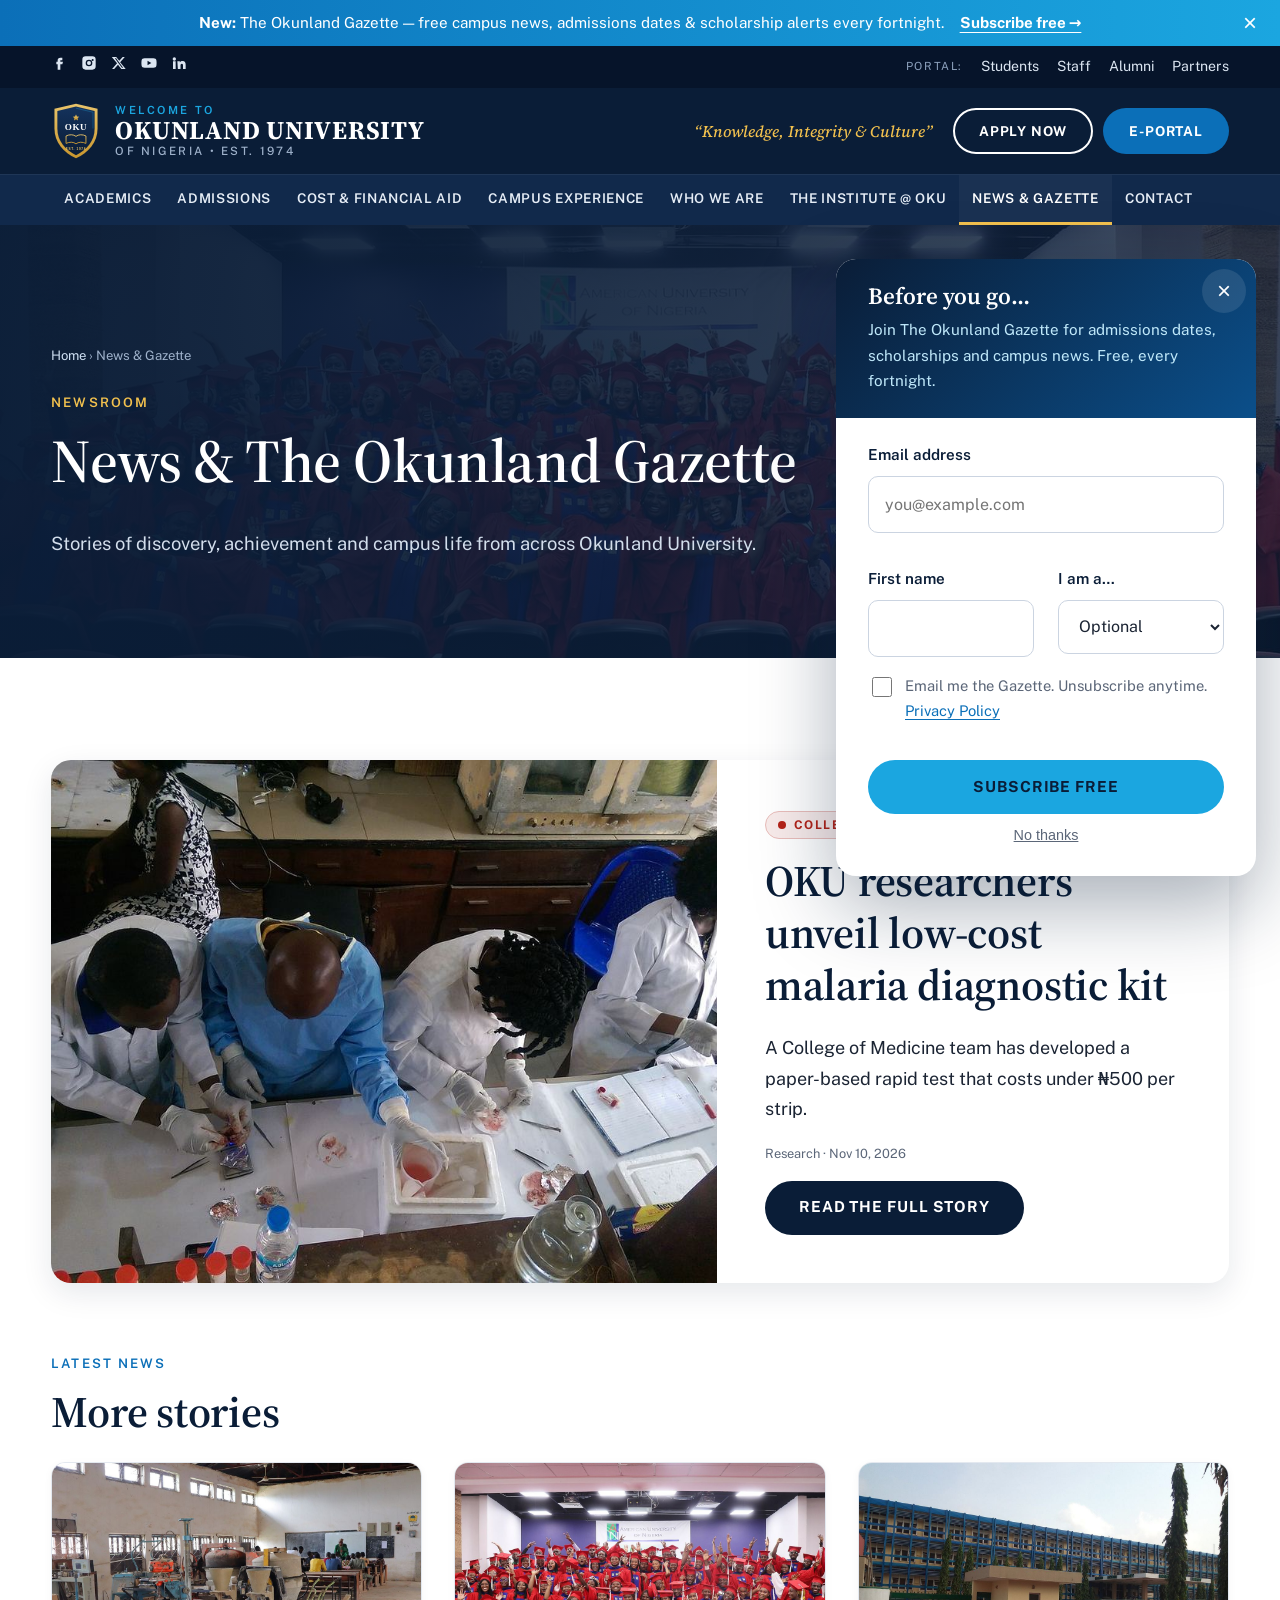
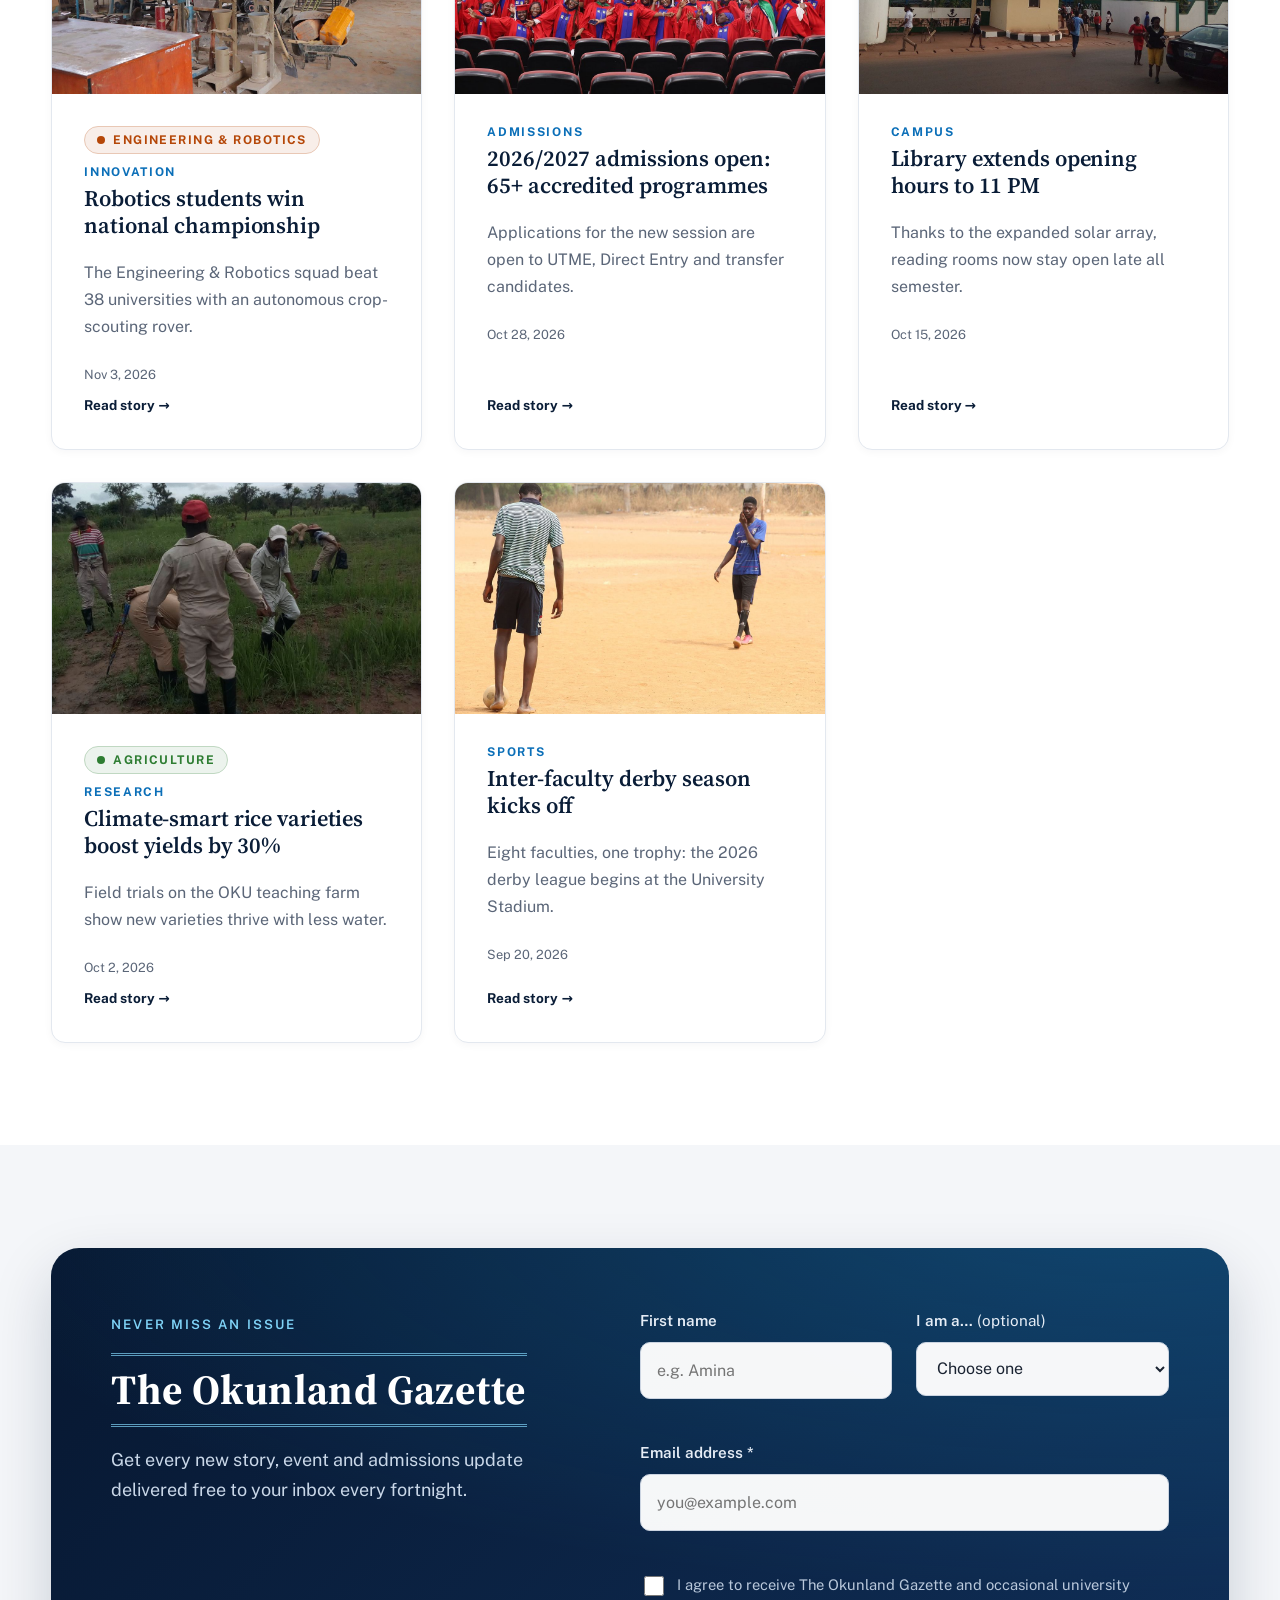
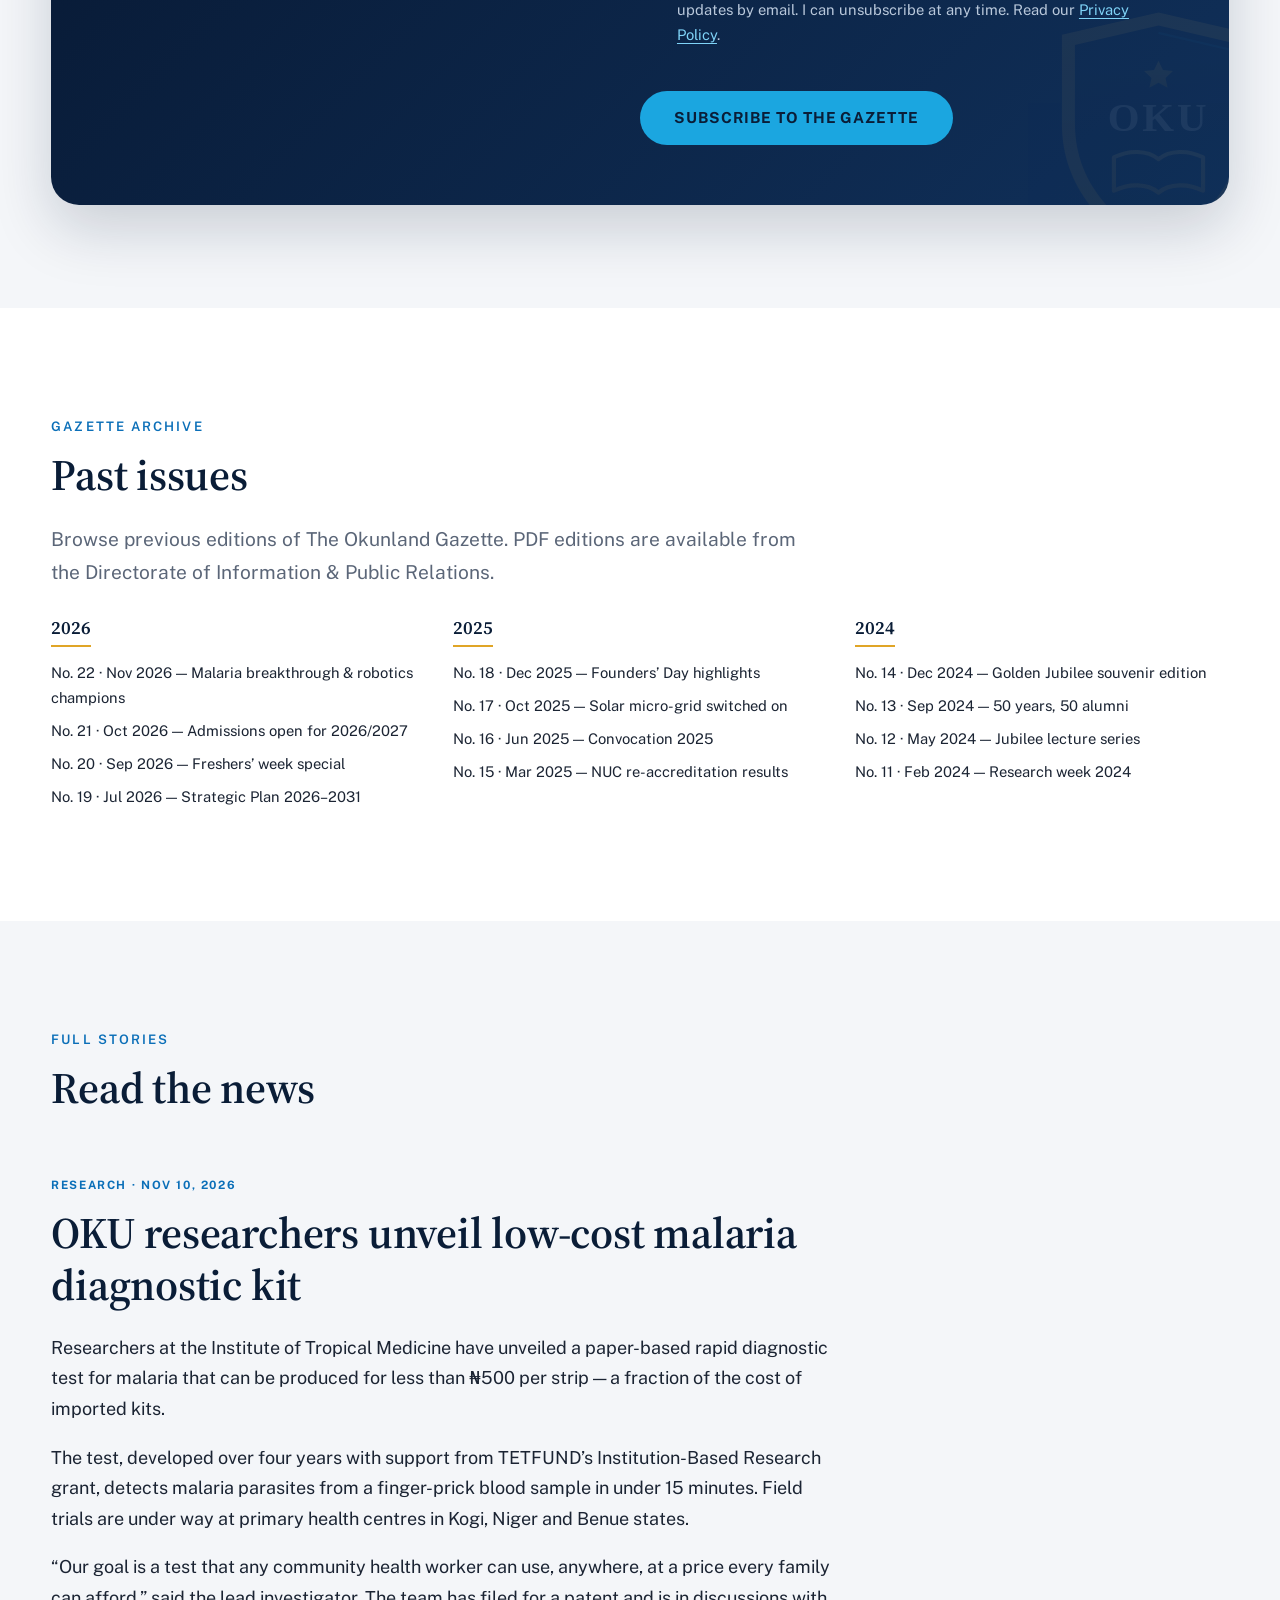
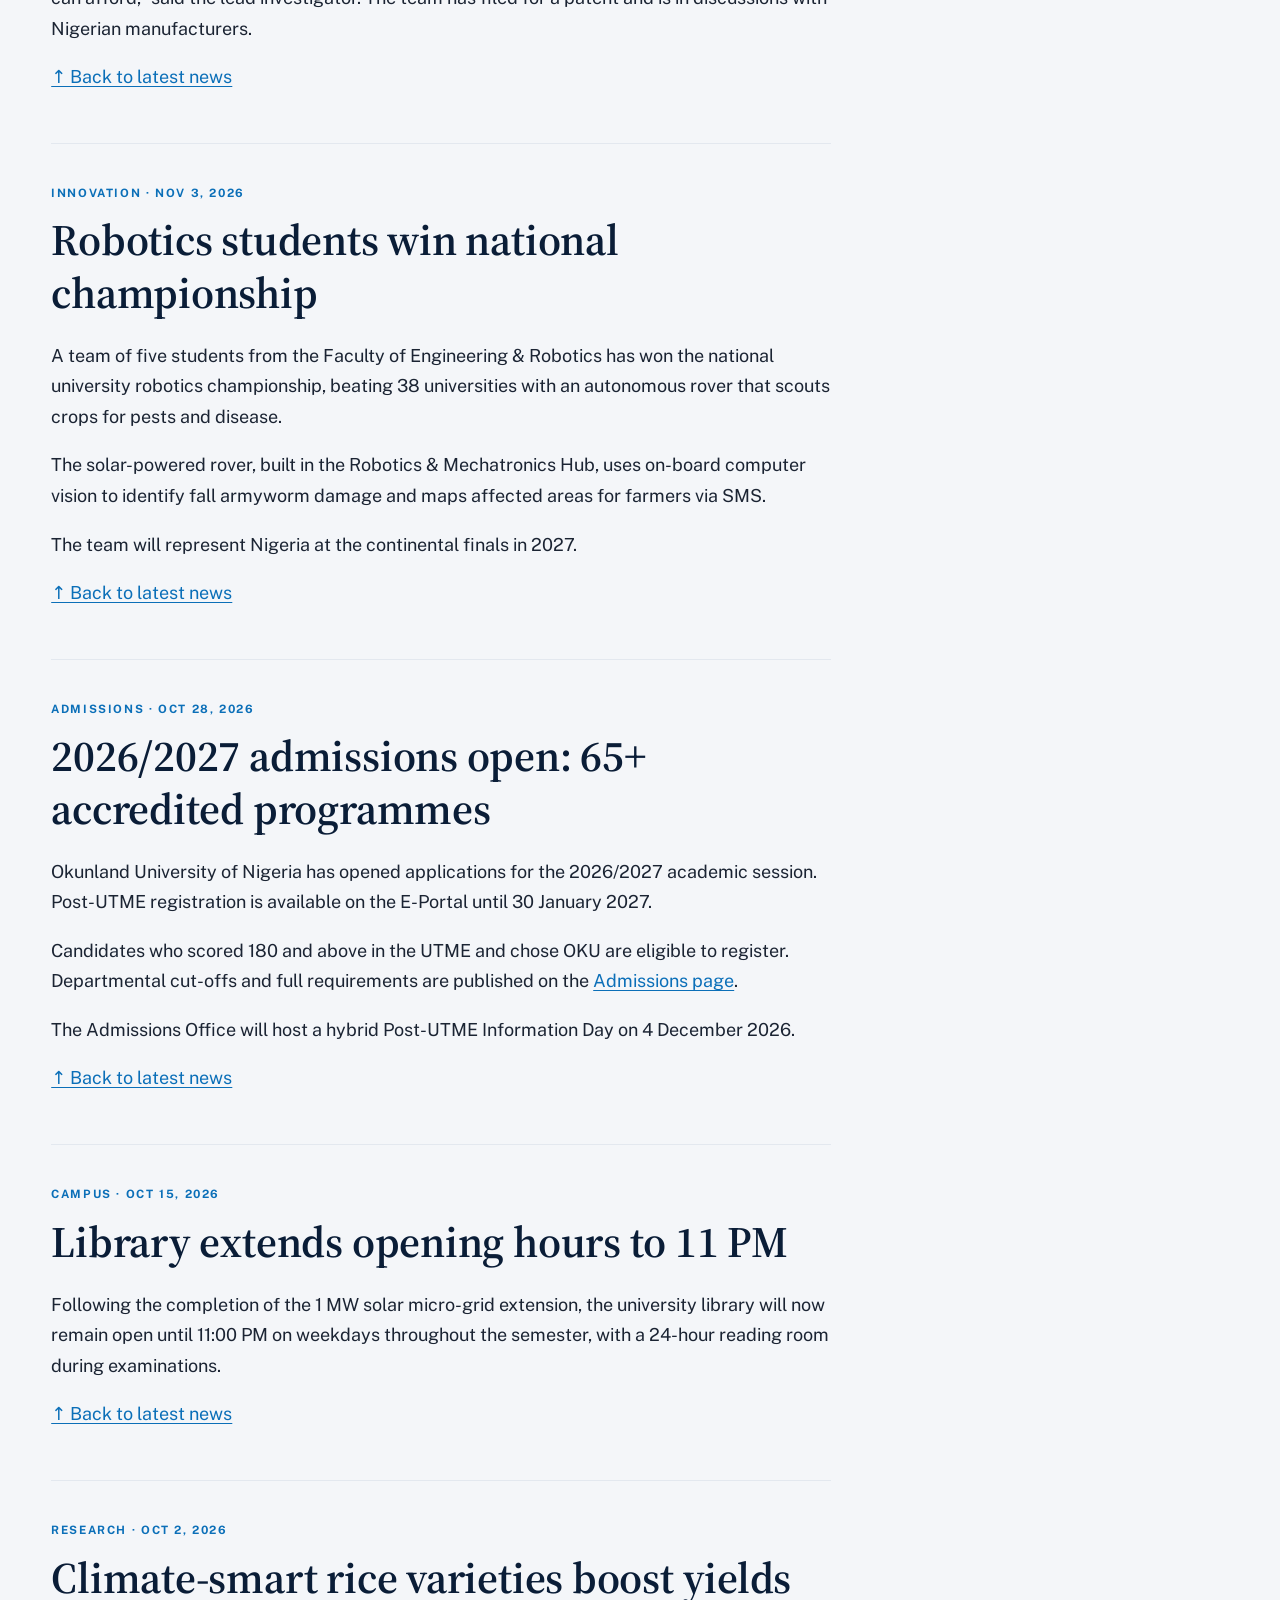
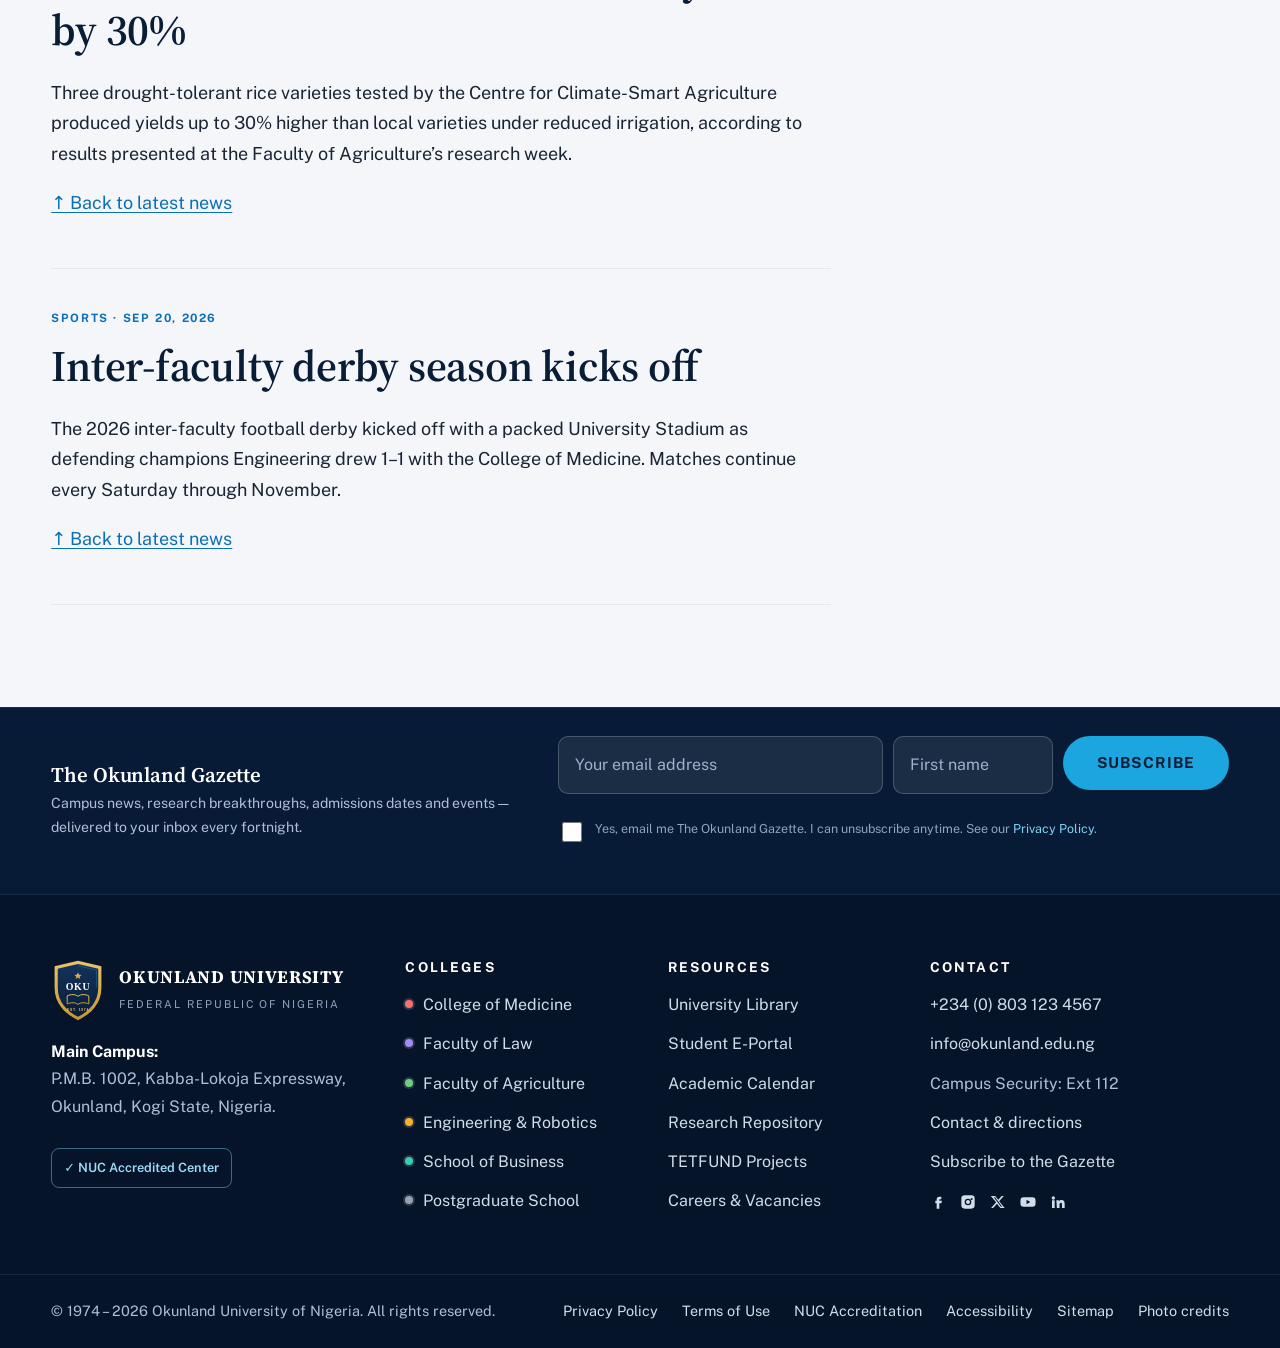
<file: news.html>
<!DOCTYPE html>
<html lang="en-NG" class="no-js">
<head>
<meta charset="utf-8">
<meta name="viewport" content="width=device-width, initial-scale=1">
<title>News &amp; The Okunland Gazette | Okunland University of Nigeria</title>
<meta name="description" content="The latest news, research and campus stories from Okunland University, plus the Okunland Gazette archive and newsletter sign-up.">
<meta name="theme-color" content="#0A1D37">
<meta property="og:title" content="News &amp; The Okunland Gazette | Okunland University of Nigeria">
<meta property="og:description" content="The latest news, research and campus stories from Okunland University, plus the Okunland Gazette archive and newsletter sign-up.">
<meta property="og:image" content="img/hero-campus.jpg">
<link rel="icon" href="img/logo.svg" type="image/svg+xml">
<link rel="stylesheet" href="css/styles.css">
</head>
<body>
<a class="skip" href="#main">Skip to main content</a>
<div class="announce" id="announce"><div class="container"><span><b>New:</b> The Okunland Gazette<span class="an-long"> &mdash; free campus news, admissions dates &amp; scholarship alerts every fortnight</span>.</span><a href="subscribe.html" data-gz-cta>Subscribe free &rarr;</a><button class="x" type="button" aria-label="Dismiss announcement">&times;</button></div></div>
<div class="utility"><div class="container">
<div class="social" aria-label="Social media">
<a href="https://facebook.com" aria-label="Facebook" rel="noopener"><svg viewBox="0 0 24 24"><path d="M14 8h3V4h-3a4 4 0 0 0-4 4v2H8v4h2v8h4v-8h3l1-4h-4V8z"/></svg></a>
<a href="https://instagram.com" aria-label="Instagram" rel="noopener"><svg viewBox="0 0 24 24"><path d="M7 2h10a5 5 0 0 1 5 5v10a5 5 0 0 1-5 5H7a5 5 0 0 1-5-5V7a5 5 0 0 1 5-5zm5 5a5 5 0 1 0 0 10 5 5 0 0 0 0-10zm0 2a3 3 0 1 1 0 6 3 3 0 0 1 0-6zm5.5-3a1.5 1.5 0 1 0 0 3 1.5 1.5 0 0 0 0-3z"/></svg></a>
<a href="https://x.com" aria-label="X (Twitter)" rel="noopener"><svg viewBox="0 0 24 24"><path d="M17.5 3h3.2l-7 8 8.3 10h-6.5l-5-6.2L4.8 21H1.6l7.5-8.6L1.2 3h6.6l4.6 5.7zM16.4 19h1.8L7.6 4.9H5.7z"/></svg></a>
<a href="https://youtube.com" aria-label="YouTube" rel="noopener"><svg viewBox="0 0 24 24"><path d="M23 7.5a3 3 0 0 0-2.1-2.1C19 5 12 5 12 5s-7 0-8.9.4A3 3 0 0 0 1 7.5 31 31 0 0 0 .6 12 31 31 0 0 0 1 16.5a3 3 0 0 0 2.1 2.1C5 19 12 19 12 19s7 0 8.9-.4a3 3 0 0 0 2.1-2.1 31 31 0 0 0 .4-4.5 31 31 0 0 0-.4-4.5zM9.8 15.3V8.7L15.5 12z"/></svg></a>
<a href="https://linkedin.com" aria-label="LinkedIn" rel="noopener"><svg viewBox="0 0 24 24"><path d="M4.98 3.5a2.5 2.5 0 1 1 0 5 2.5 2.5 0 0 1 0-5zM3 9.5h4V21H3zM9.5 9.5h3.8v1.6h.1c.5-1 1.8-2 3.8-2 4 0 4.8 2.6 4.8 6V21h-4v-5.1c0-1.2 0-2.8-1.7-2.8s-2 1.3-2 2.7V21h-4z"/></svg></a>
</div>
<nav class="portals" aria-label="Portals"><span>PORTAL:</span><a href="portal.html#students">Students</a><a href="portal.html#staff">Staff</a><a href="portal.html#alumni">Alumni</a><a href="portal.html#partners">Partners</a></nav>
</div></div>
<header class="site-header">
 <div class="brandbar"><div class="container">
  <a class="brand" href="index.html" aria-label="Okunland University of Nigeria – home">
   <img src="img/logo.svg" alt="" width="50" height="58">
   <span><small>Welcome to</small><strong>OKUNLAND UNIVERSITY</strong><em>of Nigeria &bull; Est. 1974</em></span>
  </a>
  <div class="header-cta">
   <span class="motto">&ldquo;Knowledge, Integrity &amp; Culture&rdquo;</span>
   <a class="btn btn-ghost" href="admissions.html#apply">Apply Now</a>
   <a class="btn btn-blue" href="portal.html">E-Portal</a>
  </div>
  <button class="menu-toggle" type="button" aria-expanded="false" aria-controls="mainnav" aria-label="Open main menu"><span></span></button>
 </div></div>
 <nav class="mainnav" id="mainnav" aria-label="Main"><div class="container">
  <ul><li class="has-sub"><a class="top" href="academics.html">Academics</a><button class="sub-toggle" type="button" aria-expanded="false" aria-label="Show Academics sub-menu">+</button><div class="dropdown"><a href="academics.html#faculties">Colleges &amp; Faculties</a><a href="academics.html#undergraduate">Undergraduate Programmes</a><a href="academics.html#postgraduate">Postgraduate School</a><a href="academics.html#honors">Keystone Honors Academy</a><a href="academics.html#calendar">Academic Calendar</a><a href="academics.html#library">University Library</a></div></li><li class="has-sub"><a class="top" href="admissions.html">Admissions</a><button class="sub-toggle" type="button" aria-expanded="false" aria-label="Show Admissions sub-menu">+</button><div class="dropdown"><a href="admissions.html#apply">How to Apply</a><a href="admissions.html#requirements">Entry Requirements</a><a href="admissions.html#utme">JAMB / UTME &amp; Post-UTME</a><a href="admissions.html#deadlines">Key Dates &amp; Deadlines</a><a href="admissions.html#transfer">Direct Entry &amp; Transfer</a><a href="admissions.html#international">International Applicants</a><a href="admissions.html#faq">Admissions FAQ</a></div></li><li class="has-sub"><a class="top" href="cost-financial-aid.html">Cost &amp; Financial Aid</a><button class="sub-toggle" type="button" aria-expanded="false" aria-label="Show Cost & Financial Aid sub-menu">+</button><div class="dropdown"><a href="cost-financial-aid.html#fees">Tuition &amp; Fees</a><a href="cost-financial-aid.html#scholarships">Scholarships</a><a href="cost-financial-aid.html#aid">Loans &amp; Work-Study</a><a href="cost-financial-aid.html#payment">How to Pay</a><a href="cost-financial-aid.html#parents">For Parents &amp; Sponsors</a></div></li><li class="has-sub"><a class="top" href="campus-experience.html">Campus Experience</a><button class="sub-toggle" type="button" aria-expanded="false" aria-label="Show Campus Experience sub-menu">+</button><div class="dropdown"><a href="campus-experience.html#overview">Overview</a><a href="campus-experience.html#support">Holistic Student Support</a><a href="campus-experience.html#residential">Residential Life</a><a href="campus-experience.html#safety">Campus Safety</a><a href="campus-experience.html#involvement">Student Involvement</a><a href="campus-experience.html#athletics">Athletics &amp; Recreation</a><a href="campus-experience.html#events">Events Calendar</a></div></li><li class="has-sub"><a class="top" href="who-we-are.html">Who We Are</a><button class="sub-toggle" type="button" aria-expanded="false" aria-label="Show Who We Are sub-menu">+</button><div class="dropdown"><a href="who-we-are.html#history">Our History</a><a href="who-we-are.html#vc">Vice-Chancellor&rsquo;s Message</a><a href="who-we-are.html#mission">Mission, Vision &amp; Values</a><a href="who-we-are.html#leadership">Leadership</a><a href="who-we-are.html#accreditation">Accreditation</a><a href="who-we-are.html#careers">Careers &amp; Vacancies</a></div></li><li class="has-sub"><a class="top" href="research.html">The Institute @ OKU</a><button class="sub-toggle" type="button" aria-expanded="false" aria-label="Show The Institute @ OKU sub-menu">+</button><div class="dropdown"><a href="research.html#centres">Research Centres</a><a href="research.html#impact">Innovation &amp; Patents</a><a href="research.html#tetfund">TETFUND Projects</a><a href="research.html#repository">Research Repository</a><a href="research.html#partnerships">Global Partnerships</a></div></li><li class="has-sub"><a class="top" href="news.html" aria-current="page">News &amp; Gazette</a><button class="sub-toggle" type="button" aria-expanded="false" aria-label="Show News & Gazette sub-menu">+</button><div class="dropdown"><a href="news.html#latest">Latest News</a><a href="news.html#archive">Gazette Archive</a><a href="subscribe.html">Subscribe to the Gazette</a></div></li><li class="has-sub"><a class="top" href="contact.html">Contact</a><button class="sub-toggle" type="button" aria-expanded="false" aria-label="Show Contact sub-menu">+</button><div class="dropdown"><a href="contact.html#directory">Departments Directory</a><a href="contact.html#visit">Plan Your Visit</a><a href="contact.html#map">Campus Map</a><a href="contact.html#prospectus">Request a Prospectus</a></div></li></ul>
  <div class="mobile-cta"><a class="btn btn-gold" href="admissions.html#apply">Apply Now</a><a class="btn btn-blue" href="portal.html">E-Portal</a></div>
 </div></nav>
</header>
<main id="main" tabindex="-1">
<section class="page-hero" style="--bg:url(../img/graduation.jpg)"><div class="container">
<nav class="crumbs" aria-label="Breadcrumb"><a href="index.html">Home</a> &rsaquo; <span aria-current="page">News &amp; Gazette</span></nav>
<span class="eyebrow">Newsroom</span><h1 class="fade-up">News &amp; The Okunland Gazette</h1><p class="fade-up d1">Stories of discovery, achievement and campus life from across Okunland University.</p></div></section>
<section class="section" id="latest"><div class="container">
 <article class="news-feature reveal"><div class="media"><img src="img/research-lab.jpg" alt="Researchers at work in a laboratory" width="1200" height="800"></div><div class="body"><span class="fac-tag fac-medicine">College of Medicine</span> <span class="pill">Featured</span><h2>OKU researchers unveil low-cost malaria diagnostic kit</h2><p>A College of Medicine team has developed a paper-based rapid test that costs under &#8358;500 per strip.</p><div class="news-meta" style="margin-bottom:16px"><span>Research &middot; Nov 10, 2026</span></div><a class="btn btn-navy" href="#story-malaria">Read the full story</a></div></article>
 <div style="display:flex;justify-content:space-between;align-items:end;flex-wrap:wrap;gap:16px;margin-top:64px" class="reveal"><div><span class="eyebrow">Latest news</span><h2 style="margin:0">More stories</h2></div></div>
 <div class="grid g3" style="margin-top:24px"><article class="card reveal"><div class="media"><img src="img/engineering-workshop.jpg" alt="" loading="lazy" width="1200" height="800"></div><div class="body"><span class="fac-tag fac-engineering" style="align-self:flex-start;margin-bottom:4px">Engineering &amp; Robotics</span><span class="tag">Innovation</span><h3>Robotics students win national championship</h3><p>The Engineering &amp; Robotics squad beat 38 universities with an autonomous crop-scouting rover.</p><div class="news-meta"><span>Nov 3, 2026</span></div><a class="more" href="#story-robotics">Read story<span class="sr-only">: Robotics students win national championship</span></a></div></article><article class="card reveal"><div class="media"><img src="img/graduation.jpg" alt="" loading="lazy" width="1200" height="800"></div><div class="body"><span class="tag">Admissions</span><h3>2026/2027 admissions open: 65+ accredited programmes</h3><p>Applications for the new session are open to UTME, Direct Entry and transfer candidates.</p><div class="news-meta"><span>Oct 28, 2026</span></div><a class="more" href="#story-admissions">Read story<span class="sr-only">: 2026/2027 admissions open: 65+ accredited programmes</span></a></div></article><article class="card reveal"><div class="media"><img src="img/library.jpg" alt="" loading="lazy" width="1200" height="800"></div><div class="body"><span class="tag">Campus</span><h3>Library extends opening hours to 11 PM</h3><p>Thanks to the expanded solar array, reading rooms now stay open late all semester.</p><div class="news-meta"><span>Oct 15, 2026</span></div><a class="more" href="#story-library">Read story<span class="sr-only">: Library extends opening hours to 11 PM</span></a></div></article><article class="card reveal"><div class="media"><img src="img/agric-farm.jpg" alt="" loading="lazy" width="1200" height="800"></div><div class="body"><span class="fac-tag fac-agriculture" style="align-self:flex-start;margin-bottom:4px">Agriculture</span><span class="tag">Research</span><h3>Climate-smart rice varieties boost yields by 30%</h3><p>Field trials on the OKU teaching farm show new varieties thrive with less water.</p><div class="news-meta"><span>Oct 2, 2026</span></div><a class="more" href="#story-agric">Read story<span class="sr-only">: Climate-smart rice varieties boost yields by 30%</span></a></div></article><article class="card reveal"><div class="media"><img src="img/athletics.jpg" alt="" loading="lazy" width="1200" height="800"></div><div class="body"><span class="tag">Sports</span><h3>Inter-faculty derby season kicks off</h3><p>Eight faculties, one trophy: the 2026 derby league begins at the University Stadium.</p><div class="news-meta"><span>Sep 20, 2026</span></div><a class="more" href="#story-derby">Read story<span class="sr-only">: Inter-faculty derby season kicks off</span></a></div></article></div>
</div></section>
<section class="section pale" id="subscribe-band"><div class="container"><div class="gazette reveal">
 <div><span class="eyebrow">Never miss an issue</span><div class="gz-mast">The Okunland Gazette</div><p>Get every new story, event and admissions update delivered free to your inbox every fortnight.</p></div>
 <div><form class="gazette-form form" data-source="news" aria-label="Subscribe to The Okunland Gazette">
<div class="hp" aria-hidden="true"><label for="ngz-web">Leave this field empty</label><input id="ngz-web" name="website" type="text" tabindex="-1" autocomplete="off"></div>
<div class="row">
 <div class="field"><label for="ngz-first">First name</label><input id="ngz-first" name="first_name" type="text" autocomplete="given-name" maxlength="60" placeholder="e.g. Amina"><div class="err-msg" aria-live="polite"></div></div>
 <div class="field"><label for="ngz-role">I am a&hellip; <span style="font-weight:400">(optional)</span></label><select id="ngz-role" name="role"><option value="">Choose one</option><option>Student</option><option>Parent</option><option>Alumni</option><option>Staff</option><option>Partner</option><option>Other</option></select></div>
</div>
<div class="field"><label for="ngz-email">Email address <span aria-hidden="true">*</span></label><input id="ngz-email" name="email" type="email" autocomplete="email" required placeholder="you@example.com"><div class="err-msg" aria-live="polite"></div></div>
<div class="field"><label class="consent" for="ngz-consent"><input id="ngz-consent" name="consent" type="checkbox" required> <span>I agree to receive The Okunland Gazette and occasional university updates by email. I can unsubscribe at any time. Read our <a href="privacy.html">Privacy Policy</a>.</span></label><div class="err-msg" aria-live="polite"></div></div>
<div><button class="btn btn-gold" type="submit">Subscribe to the Gazette</button></div>
<div class="form-status" role="status" aria-live="polite"></div>
</form></div></div></div></section>
<section class="section" id="archive"><div class="container">
 <div class="reveal"><span class="eyebrow">Gazette archive</span><h2>Past issues</h2><p class="lead">Browse previous editions of The Okunland Gazette. PDF editions are available from the Directorate of Information &amp; Public Relations.</p></div>
 <div class="archive reveal" style="margin-top:24px"><div><h4>2026</h4><ul><li>No. 22 &middot; Nov 2026 &mdash; Malaria breakthrough &amp; robotics champions</li><li>No. 21 &middot; Oct 2026 &mdash; Admissions open for 2026/2027</li><li>No. 20 &middot; Sep 2026 &mdash; Freshers&rsquo; week special</li><li>No. 19 &middot; Jul 2026 &mdash; Strategic Plan 2026&ndash;2031</li></ul></div><div><h4>2025</h4><ul><li>No. 18 &middot; Dec 2025 &mdash; Founders&rsquo; Day highlights</li><li>No. 17 &middot; Oct 2025 &mdash; Solar micro-grid switched on</li><li>No. 16 &middot; Jun 2025 &mdash; Convocation 2025</li><li>No. 15 &middot; Mar 2025 &mdash; NUC re-accreditation results</li></ul></div><div><h4>2024</h4><ul><li>No. 14 &middot; Dec 2024 &mdash; Golden Jubilee souvenir edition</li><li>No. 13 &middot; Sep 2024 &mdash; 50 years, 50 alumni</li><li>No. 12 &middot; May 2024 &mdash; Jubilee lecture series</li><li>No. 11 &middot; Feb 2024 &mdash; Research week 2024</li></ul></div></div>
</div></section>
<section class="section pale"><div class="container"><div class="reveal"><span class="eyebrow">Full stories</span><h2>Read the news</h2></div><article class="prose reveal" id="story-malaria" style="padding:32px 0;border-bottom:1px solid var(--line);scroll-margin-top:96px"><span class="tag" style="font:700 .72rem var(--sans);letter-spacing:.14em;text-transform:uppercase;color:var(--blue)">Research &middot; Nov 10, 2026</span><h2 style="margin-top:8px">OKU researchers unveil low-cost malaria diagnostic kit</h2><p>Researchers at the Institute of Tropical Medicine have unveiled a paper-based rapid diagnostic test for malaria that can be produced for less than &#8358;500 per strip &mdash; a fraction of the cost of imported kits.</p><p>The test, developed over four years with support from TETFUND&rsquo;s Institution-Based Research grant, detects malaria parasites from a finger-prick blood sample in under 15 minutes. Field trials are under way at primary health centres in Kogi, Niger and Benue states.</p><p>&ldquo;Our goal is a test that any community health worker can use, anywhere, at a price every family can afford,&rdquo; said the lead investigator. The team has filed for a patent and is in discussions with Nigerian manufacturers.</p><p><a href="#latest">&uarr; Back to latest news</a></p></article><article class="prose reveal" id="story-robotics" style="padding:32px 0;border-bottom:1px solid var(--line);scroll-margin-top:96px"><span class="tag" style="font:700 .72rem var(--sans);letter-spacing:.14em;text-transform:uppercase;color:var(--blue)">Innovation &middot; Nov 3, 2026</span><h2 style="margin-top:8px">Robotics students win national championship</h2><p>A team of five students from the Faculty of Engineering &amp; Robotics has won the national university robotics championship, beating 38 universities with an autonomous rover that scouts crops for pests and disease.</p><p>The solar-powered rover, built in the Robotics &amp; Mechatronics Hub, uses on-board computer vision to identify fall armyworm damage and maps affected areas for farmers via SMS.</p><p>The team will represent Nigeria at the continental finals in 2027.</p><p><a href="#latest">&uarr; Back to latest news</a></p></article><article class="prose reveal" id="story-admissions" style="padding:32px 0;border-bottom:1px solid var(--line);scroll-margin-top:96px"><span class="tag" style="font:700 .72rem var(--sans);letter-spacing:.14em;text-transform:uppercase;color:var(--blue)">Admissions &middot; Oct 28, 2026</span><h2 style="margin-top:8px">2026/2027 admissions open: 65+ accredited programmes</h2><p>Okunland University of Nigeria has opened applications for the 2026/2027 academic session. Post-UTME registration is available on the E-Portal until 30 January 2027.</p><p>Candidates who scored 180 and above in the UTME and chose OKU are eligible to register. Departmental cut-offs and full requirements are published on the <a href="admissions.html">Admissions page</a>.</p><p>The Admissions Office will host a hybrid Post-UTME Information Day on 4 December 2026.</p><p><a href="#latest">&uarr; Back to latest news</a></p></article><article class="prose reveal" id="story-library" style="padding:32px 0;border-bottom:1px solid var(--line);scroll-margin-top:96px"><span class="tag" style="font:700 .72rem var(--sans);letter-spacing:.14em;text-transform:uppercase;color:var(--blue)">Campus &middot; Oct 15, 2026</span><h2 style="margin-top:8px">Library extends opening hours to 11 PM</h2><p>Following the completion of the 1 MW solar micro-grid extension, the university library will now remain open until 11:00 PM on weekdays throughout the semester, with a 24-hour reading room during examinations.</p><p><a href="#latest">&uarr; Back to latest news</a></p></article><article class="prose reveal" id="story-agric" style="padding:32px 0;border-bottom:1px solid var(--line);scroll-margin-top:96px"><span class="tag" style="font:700 .72rem var(--sans);letter-spacing:.14em;text-transform:uppercase;color:var(--blue)">Research &middot; Oct 2, 2026</span><h2 style="margin-top:8px">Climate-smart rice varieties boost yields by 30%</h2><p>Three drought-tolerant rice varieties tested by the Centre for Climate-Smart Agriculture produced yields up to 30% higher than local varieties under reduced irrigation, according to results presented at the Faculty of Agriculture&rsquo;s research week.</p><p><a href="#latest">&uarr; Back to latest news</a></p></article><article class="prose reveal" id="story-derby" style="padding:32px 0;border-bottom:1px solid var(--line);scroll-margin-top:96px"><span class="tag" style="font:700 .72rem var(--sans);letter-spacing:.14em;text-transform:uppercase;color:var(--blue)">Sports &middot; Sep 20, 2026</span><h2 style="margin-top:8px">Inter-faculty derby season kicks off</h2><p>The 2026 inter-faculty football derby kicked off with a packed University Stadium as defending champions Engineering drew 1&ndash;1 with the College of Medicine. Matches continue every Saturday through November.</p><p><a href="#latest">&uarr; Back to latest news</a></p></article></div></section>

</main>
<footer class="site-footer">
<div class="footer-gz-wrap"><div class="container">
 <div><h3>The Okunland Gazette</h3><p>Campus news, research breakthroughs, admissions dates and events &mdash; delivered to your inbox every fortnight.</p></div>
 <form class="gazette-form" data-source="footer" aria-label="Subscribe to The Okunland Gazette">
<div class="hp" aria-hidden="true"><label for="fgz-web">Website</label><input id="fgz-web" name="website" type="text" tabindex="-1" autocomplete="off"></div>
<div class="footer-gz">
 <div class="field" style="flex:1;min-width:180px"><label class="sr-only" for="fgz-email">Email address</label><input id="fgz-email" name="email" type="email" placeholder="Your email address" autocomplete="email" required><div class="err-msg" aria-live="polite"></div></div>
 <div class="field" style="flex:0 1 160px"><label class="sr-only" for="fgz-first">First name</label><input id="fgz-first" name="first_name" type="text" placeholder="First name" autocomplete="given-name" style="background:rgba(255,255,255,.08);border-color:rgba(255,255,255,.2);color:#fff"></div>
 <button class="btn btn-gold" type="submit" style="align-self:flex-start">Subscribe</button>
</div>
<div class="field"><label class="consent" for="fgz-consent"><input id="fgz-consent" name="consent" type="checkbox" required> <span>Yes, email me The Okunland Gazette. I can unsubscribe anytime. See our <a href="privacy.html">Privacy Policy</a>.</span></label><div class="err-msg" aria-live="polite"></div></div>
<div class="form-status" role="status" aria-live="polite"></div>
</form>
</div></div>
<div class="container footer-top">
 <div>
  <div class="f-brand"><img src="img/logo.svg" alt="Okunland University crest"><div><strong>OKUNLAND UNIVERSITY</strong><span>FEDERAL REPUBLIC OF NIGERIA</span></div></div>
  <p><b style="color:#fff">Main Campus:</b><br>P.M.B. 1002, Kabba-Lokoja Expressway,<br>Okunland, Kogi State, Nigeria.</p>
  <span class="nuc">&#10003; NUC Accredited Center</span>
 </div>
 <div><h4>Colleges</h4><ul>
  <li><a class="footer-fac fac-medicine" href="academics.html#medicine">College of Medicine</a></li><li><a class="footer-fac fac-law" href="academics.html#law">Faculty of Law</a></li><li><a class="footer-fac fac-agriculture" href="academics.html#agriculture">Faculty of Agriculture</a></li><li><a class="footer-fac fac-engineering" href="academics.html#engineering">Engineering &amp; Robotics</a></li><li><a class="footer-fac fac-business" href="academics.html#business">School of Business</a></li><li><a class="footer-fac fac-postgraduate" href="academics.html#postgraduate">Postgraduate School</a></li></ul></div>
 <div><h4>Resources</h4><ul>
  <li><a href="academics.html#library">University Library</a></li><li><a href="portal.html">Student E-Portal</a></li><li><a href="academics.html#calendar">Academic Calendar</a></li><li><a href="research.html#repository">Research Repository</a></li><li><a href="research.html#tetfund">TETFUND Projects</a></li><li><a href="who-we-are.html#careers">Careers &amp; Vacancies</a></li></ul></div>
 <div><h4>Contact</h4><ul>
  <li><a href="tel:+2348031234567">+234 (0) 803 123 4567</a></li><li><a href="mailto:info@okunland.edu.ng">info@okunland.edu.ng</a></li><li>Campus Security: Ext 112</li><li><a href="contact.html">Contact &amp; directions</a></li><li><a href="subscribe.html">Subscribe to the Gazette</a></li></ul>
  <div style="margin-top:16px;color:#D2DDEA"><div class="social" aria-label="Social media">
<a href="https://facebook.com" aria-label="Facebook" rel="noopener"><svg viewBox="0 0 24 24"><path d="M14 8h3V4h-3a4 4 0 0 0-4 4v2H8v4h2v8h4v-8h3l1-4h-4V8z"/></svg></a>
<a href="https://instagram.com" aria-label="Instagram" rel="noopener"><svg viewBox="0 0 24 24"><path d="M7 2h10a5 5 0 0 1 5 5v10a5 5 0 0 1-5 5H7a5 5 0 0 1-5-5V7a5 5 0 0 1 5-5zm5 5a5 5 0 1 0 0 10 5 5 0 0 0 0-10zm0 2a3 3 0 1 1 0 6 3 3 0 0 1 0-6zm5.5-3a1.5 1.5 0 1 0 0 3 1.5 1.5 0 0 0 0-3z"/></svg></a>
<a href="https://x.com" aria-label="X (Twitter)" rel="noopener"><svg viewBox="0 0 24 24"><path d="M17.5 3h3.2l-7 8 8.3 10h-6.5l-5-6.2L4.8 21H1.6l7.5-8.6L1.2 3h6.6l4.6 5.7zM16.4 19h1.8L7.6 4.9H5.7z"/></svg></a>
<a href="https://youtube.com" aria-label="YouTube" rel="noopener"><svg viewBox="0 0 24 24"><path d="M23 7.5a3 3 0 0 0-2.1-2.1C19 5 12 5 12 5s-7 0-8.9.4A3 3 0 0 0 1 7.5 31 31 0 0 0 .6 12 31 31 0 0 0 1 16.5a3 3 0 0 0 2.1 2.1C5 19 12 19 12 19s7 0 8.9-.4a3 3 0 0 0 2.1-2.1 31 31 0 0 0 .4-4.5 31 31 0 0 0-.4-4.5zM9.8 15.3V8.7L15.5 12z"/></svg></a>
<a href="https://linkedin.com" aria-label="LinkedIn" rel="noopener"><svg viewBox="0 0 24 24"><path d="M4.98 3.5a2.5 2.5 0 1 1 0 5 2.5 2.5 0 0 1 0-5zM3 9.5h4V21H3zM9.5 9.5h3.8v1.6h.1c.5-1 1.8-2 3.8-2 4 0 4.8 2.6 4.8 6V21h-4v-5.1c0-1.2 0-2.8-1.7-2.8s-2 1.3-2 2.7V21h-4z"/></svg></a>
</div></div></div>
</div>
<div class="footer-bottom" style="border-top:1px solid rgba(255,255,255,.08)"><div class="container">
 <span>&copy; 1974 &ndash; 2026 Okunland University of Nigeria. All rights reserved.</span>
 <nav aria-label="Legal"><a href="privacy.html">Privacy Policy</a><a href="terms.html">Terms of Use</a><a href="who-we-are.html#accreditation">NUC Accreditation</a><a href="accessibility.html">Accessibility</a><a href="sitemap.html">Sitemap</a><a href="sitemap.html#credits">Photo credits</a></nav>
</div></div>
</footer>
<button class="to-top" type="button" aria-label="Back to top">&uarr;</button>
<aside class="gz-pop" id="gz-pop" role="dialog" aria-modal="false" aria-labelledby="gz-pop-h" hidden>
 <div class="top"><b id="gz-pop-h">Before you go&hellip;</b><p>Join The Okunland Gazette for admissions dates, scholarships and campus news. Free, every fortnight.</p><button class="close" type="button" aria-label="Close sign-up">&times;</button></div>
 <div class="inner"><form class="gazette-form form" data-source="popup" aria-label="Subscribe to The Okunland Gazette">
<div class="hp" aria-hidden="true"><label for="pgz-web">Leave this field empty</label><input id="pgz-web" name="website" type="text" tabindex="-1" autocomplete="off"></div>
<div class="field"><label for="pgz-email">Email address</label><input id="pgz-email" name="email" type="email" autocomplete="email" required placeholder="you@example.com"><div class="err-msg" aria-live="polite"></div></div>
<div class="row"><div class="field"><label for="pgz-first">First name</label><input id="pgz-first" name="first_name" type="text" autocomplete="given-name" maxlength="60"></div>
<div class="field"><label for="pgz-role">I am a&hellip;</label><select id="pgz-role" name="role"><option value="">Optional</option><option>Student</option><option>Parent</option><option>Alumni</option><option>Staff</option><option>Partner</option><option>Other</option></select></div></div>
<div class="field"><label class="consent" for="pgz-consent"><input id="pgz-consent" name="consent" type="checkbox" required> <span>Email me the Gazette. Unsubscribe anytime. <a href="privacy.html">Privacy Policy</a></span></label><div class="err-msg" aria-live="polite"></div></div>
<button class="btn btn-gold" type="submit">Subscribe free</button>
<div class="form-status" role="status" aria-live="polite"></div>
</form><button class="later" type="button">No thanks</button></div>
</aside>
<script src="js/main.js" defer></script>
<script src="js/gazette.js" defer></script>
</body>
</html>
</file>
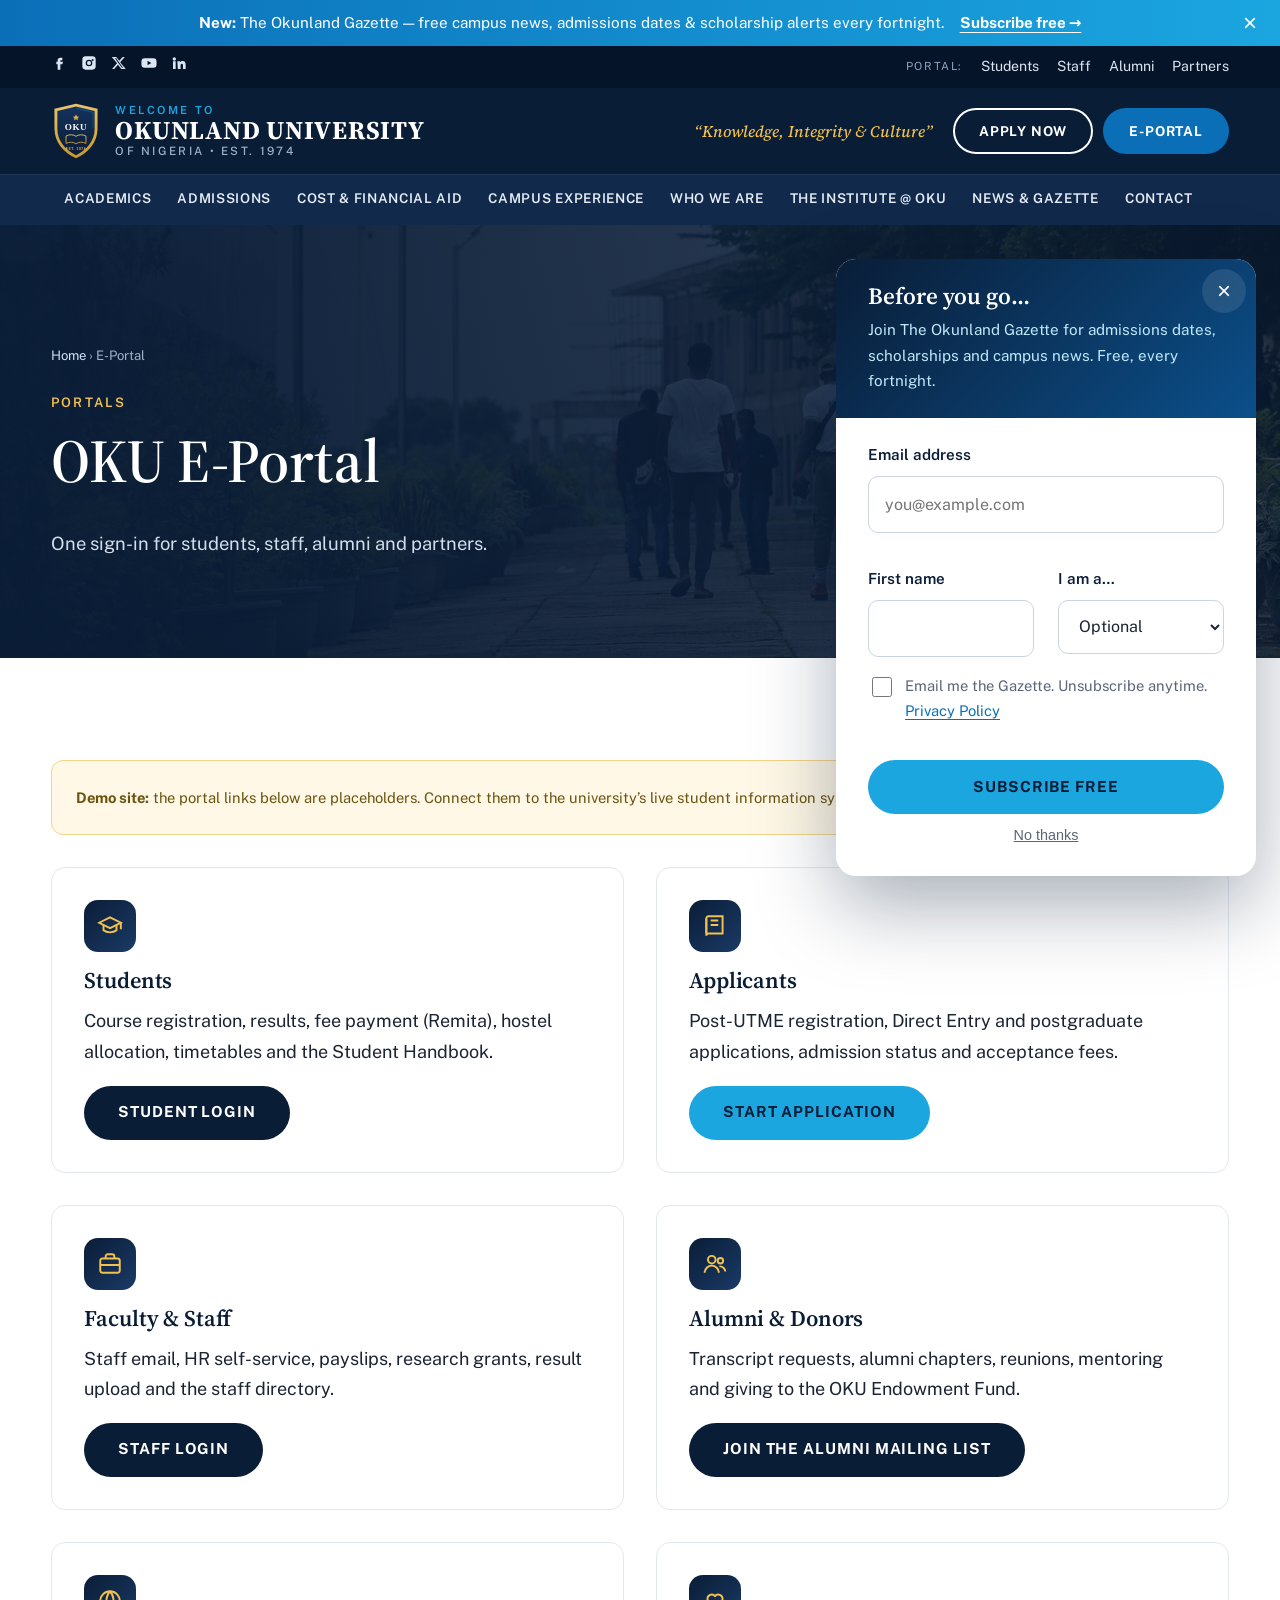
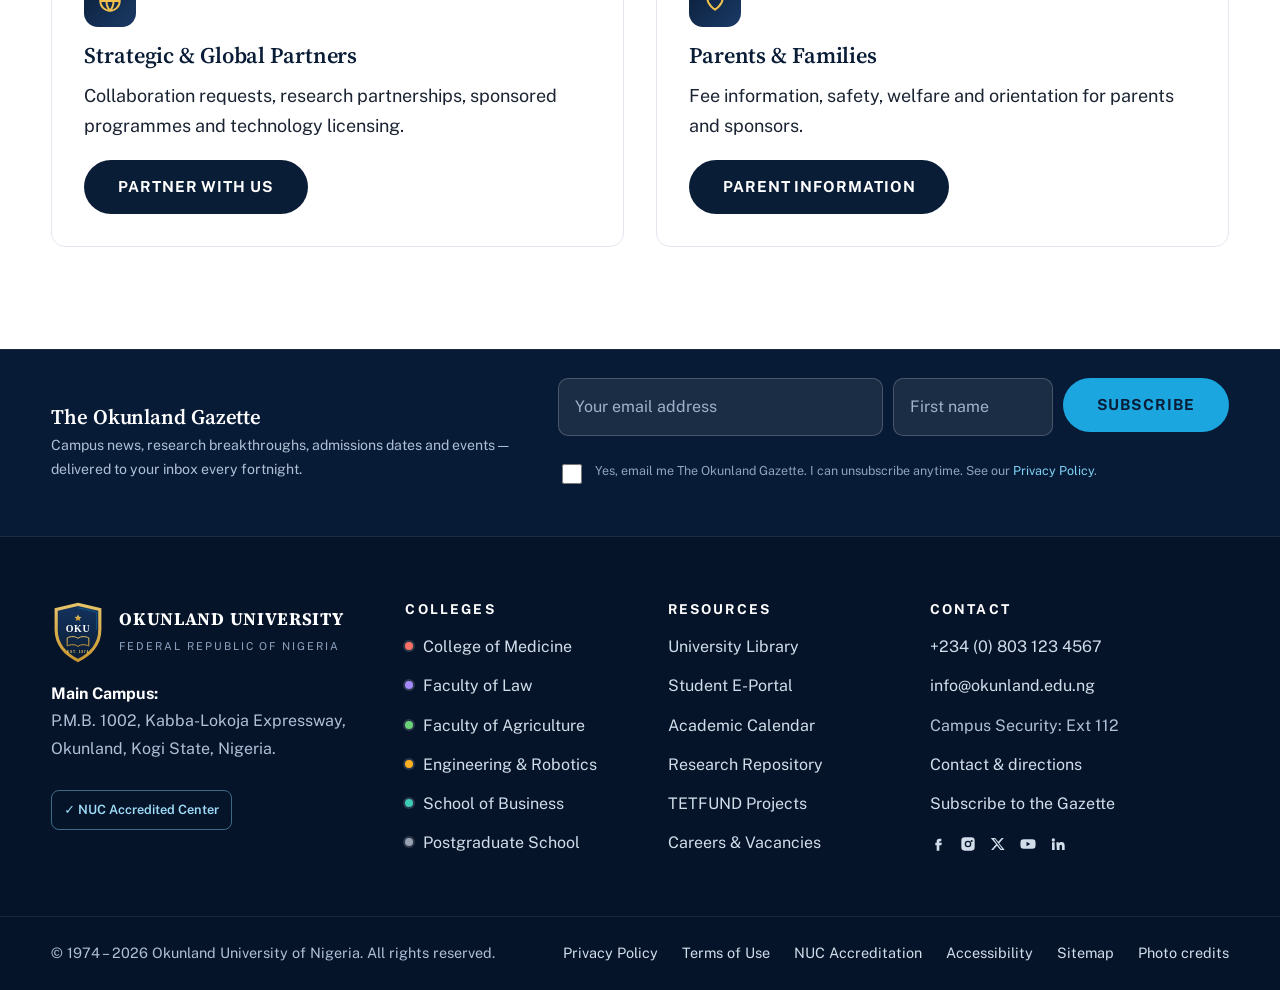
<file: portal.html>
<!DOCTYPE html>
<html lang="en-NG" class="no-js">
<head>
<meta charset="utf-8">
<meta name="viewport" content="width=device-width, initial-scale=1">
<title>E-Portal | Okunland University of Nigeria</title>
<meta name="description" content="OKU E-Portal for students, applicants, staff, alumni and partners.">
<meta name="theme-color" content="#0A1D37">
<meta property="og:title" content="E-Portal | Okunland University of Nigeria">
<meta property="og:description" content="OKU E-Portal for students, applicants, staff, alumni and partners.">
<meta property="og:image" content="img/hero-campus.jpg">
<link rel="icon" href="img/logo.svg" type="image/svg+xml">
<link rel="stylesheet" href="css/styles.css">
</head>
<body>
<a class="skip" href="#main">Skip to main content</a>
<div class="announce" id="announce"><div class="container"><span><b>New:</b> The Okunland Gazette<span class="an-long"> &mdash; free campus news, admissions dates &amp; scholarship alerts every fortnight</span>.</span><a href="subscribe.html" data-gz-cta>Subscribe free &rarr;</a><button class="x" type="button" aria-label="Dismiss announcement">&times;</button></div></div>
<div class="utility"><div class="container">
<div class="social" aria-label="Social media">
<a href="https://facebook.com" aria-label="Facebook" rel="noopener"><svg viewBox="0 0 24 24"><path d="M14 8h3V4h-3a4 4 0 0 0-4 4v2H8v4h2v8h4v-8h3l1-4h-4V8z"/></svg></a>
<a href="https://instagram.com" aria-label="Instagram" rel="noopener"><svg viewBox="0 0 24 24"><path d="M7 2h10a5 5 0 0 1 5 5v10a5 5 0 0 1-5 5H7a5 5 0 0 1-5-5V7a5 5 0 0 1 5-5zm5 5a5 5 0 1 0 0 10 5 5 0 0 0 0-10zm0 2a3 3 0 1 1 0 6 3 3 0 0 1 0-6zm5.5-3a1.5 1.5 0 1 0 0 3 1.5 1.5 0 0 0 0-3z"/></svg></a>
<a href="https://x.com" aria-label="X (Twitter)" rel="noopener"><svg viewBox="0 0 24 24"><path d="M17.5 3h3.2l-7 8 8.3 10h-6.5l-5-6.2L4.8 21H1.6l7.5-8.6L1.2 3h6.6l4.6 5.7zM16.4 19h1.8L7.6 4.9H5.7z"/></svg></a>
<a href="https://youtube.com" aria-label="YouTube" rel="noopener"><svg viewBox="0 0 24 24"><path d="M23 7.5a3 3 0 0 0-2.1-2.1C19 5 12 5 12 5s-7 0-8.9.4A3 3 0 0 0 1 7.5 31 31 0 0 0 .6 12 31 31 0 0 0 1 16.5a3 3 0 0 0 2.1 2.1C5 19 12 19 12 19s7 0 8.9-.4a3 3 0 0 0 2.1-2.1 31 31 0 0 0 .4-4.5 31 31 0 0 0-.4-4.5zM9.8 15.3V8.7L15.5 12z"/></svg></a>
<a href="https://linkedin.com" aria-label="LinkedIn" rel="noopener"><svg viewBox="0 0 24 24"><path d="M4.98 3.5a2.5 2.5 0 1 1 0 5 2.5 2.5 0 0 1 0-5zM3 9.5h4V21H3zM9.5 9.5h3.8v1.6h.1c.5-1 1.8-2 3.8-2 4 0 4.8 2.6 4.8 6V21h-4v-5.1c0-1.2 0-2.8-1.7-2.8s-2 1.3-2 2.7V21h-4z"/></svg></a>
</div>
<nav class="portals" aria-label="Portals"><span>PORTAL:</span><a href="portal.html#students">Students</a><a href="portal.html#staff">Staff</a><a href="portal.html#alumni">Alumni</a><a href="portal.html#partners">Partners</a></nav>
</div></div>
<header class="site-header">
 <div class="brandbar"><div class="container">
  <a class="brand" href="index.html" aria-label="Okunland University of Nigeria – home">
   <img src="img/logo.svg" alt="" width="50" height="58">
   <span><small>Welcome to</small><strong>OKUNLAND UNIVERSITY</strong><em>of Nigeria &bull; Est. 1974</em></span>
  </a>
  <div class="header-cta">
   <span class="motto">&ldquo;Knowledge, Integrity &amp; Culture&rdquo;</span>
   <a class="btn btn-ghost" href="admissions.html#apply">Apply Now</a>
   <a class="btn btn-blue" href="portal.html">E-Portal</a>
  </div>
  <button class="menu-toggle" type="button" aria-expanded="false" aria-controls="mainnav" aria-label="Open main menu"><span></span></button>
 </div></div>
 <nav class="mainnav" id="mainnav" aria-label="Main"><div class="container">
  <ul><li class="has-sub"><a class="top" href="academics.html">Academics</a><button class="sub-toggle" type="button" aria-expanded="false" aria-label="Show Academics sub-menu">+</button><div class="dropdown"><a href="academics.html#faculties">Colleges &amp; Faculties</a><a href="academics.html#undergraduate">Undergraduate Programmes</a><a href="academics.html#postgraduate">Postgraduate School</a><a href="academics.html#honors">Keystone Honors Academy</a><a href="academics.html#calendar">Academic Calendar</a><a href="academics.html#library">University Library</a></div></li><li class="has-sub"><a class="top" href="admissions.html">Admissions</a><button class="sub-toggle" type="button" aria-expanded="false" aria-label="Show Admissions sub-menu">+</button><div class="dropdown"><a href="admissions.html#apply">How to Apply</a><a href="admissions.html#requirements">Entry Requirements</a><a href="admissions.html#utme">JAMB / UTME &amp; Post-UTME</a><a href="admissions.html#deadlines">Key Dates &amp; Deadlines</a><a href="admissions.html#transfer">Direct Entry &amp; Transfer</a><a href="admissions.html#international">International Applicants</a><a href="admissions.html#faq">Admissions FAQ</a></div></li><li class="has-sub"><a class="top" href="cost-financial-aid.html">Cost &amp; Financial Aid</a><button class="sub-toggle" type="button" aria-expanded="false" aria-label="Show Cost & Financial Aid sub-menu">+</button><div class="dropdown"><a href="cost-financial-aid.html#fees">Tuition &amp; Fees</a><a href="cost-financial-aid.html#scholarships">Scholarships</a><a href="cost-financial-aid.html#aid">Loans &amp; Work-Study</a><a href="cost-financial-aid.html#payment">How to Pay</a><a href="cost-financial-aid.html#parents">For Parents &amp; Sponsors</a></div></li><li class="has-sub"><a class="top" href="campus-experience.html">Campus Experience</a><button class="sub-toggle" type="button" aria-expanded="false" aria-label="Show Campus Experience sub-menu">+</button><div class="dropdown"><a href="campus-experience.html#overview">Overview</a><a href="campus-experience.html#support">Holistic Student Support</a><a href="campus-experience.html#residential">Residential Life</a><a href="campus-experience.html#safety">Campus Safety</a><a href="campus-experience.html#involvement">Student Involvement</a><a href="campus-experience.html#athletics">Athletics &amp; Recreation</a><a href="campus-experience.html#events">Events Calendar</a></div></li><li class="has-sub"><a class="top" href="who-we-are.html">Who We Are</a><button class="sub-toggle" type="button" aria-expanded="false" aria-label="Show Who We Are sub-menu">+</button><div class="dropdown"><a href="who-we-are.html#history">Our History</a><a href="who-we-are.html#vc">Vice-Chancellor&rsquo;s Message</a><a href="who-we-are.html#mission">Mission, Vision &amp; Values</a><a href="who-we-are.html#leadership">Leadership</a><a href="who-we-are.html#accreditation">Accreditation</a><a href="who-we-are.html#careers">Careers &amp; Vacancies</a></div></li><li class="has-sub"><a class="top" href="research.html">The Institute @ OKU</a><button class="sub-toggle" type="button" aria-expanded="false" aria-label="Show The Institute @ OKU sub-menu">+</button><div class="dropdown"><a href="research.html#centres">Research Centres</a><a href="research.html#impact">Innovation &amp; Patents</a><a href="research.html#tetfund">TETFUND Projects</a><a href="research.html#repository">Research Repository</a><a href="research.html#partnerships">Global Partnerships</a></div></li><li class="has-sub"><a class="top" href="news.html">News &amp; Gazette</a><button class="sub-toggle" type="button" aria-expanded="false" aria-label="Show News & Gazette sub-menu">+</button><div class="dropdown"><a href="news.html#latest">Latest News</a><a href="news.html#archive">Gazette Archive</a><a href="subscribe.html">Subscribe to the Gazette</a></div></li><li class="has-sub"><a class="top" href="contact.html">Contact</a><button class="sub-toggle" type="button" aria-expanded="false" aria-label="Show Contact sub-menu">+</button><div class="dropdown"><a href="contact.html#directory">Departments Directory</a><a href="contact.html#visit">Plan Your Visit</a><a href="contact.html#map">Campus Map</a><a href="contact.html#prospectus">Request a Prospectus</a></div></li></ul>
  <div class="mobile-cta"><a class="btn btn-gold" href="admissions.html#apply">Apply Now</a><a class="btn btn-blue" href="portal.html">E-Portal</a></div>
 </div></nav>
</header>
<main id="main" tabindex="-1">
<section class="page-hero" style="--bg:url(../img/campus-walk.jpg)"><div class="container">
<nav class="crumbs" aria-label="Breadcrumb"><a href="index.html">Home</a> &rsaquo; <span aria-current="page">E-Portal</span></nav>
<span class="eyebrow">Portals</span><h1 class="fade-up">OKU E-Portal</h1><p class="fade-up d1">One sign-in for students, staff, alumni and partners.</p></div></section>
<section class="section"><div class="container">
 <div class="notice reveal" style="margin-bottom:32px"><b>Demo site:</b> the portal links below are placeholders. Connect them to the university&rsquo;s live student information system when it is available.</div>
 <div class="grid g2">
  <div class="portal-card reveal" id="students"><div class="icon" aria-hidden="true"><svg viewBox="0 0 24 24"><path d="M2 9l10-5 10 5-10 5z"/><path d="M6 11v5c3 2.5 9 2.5 12 0v-5M22 9v6"/></svg></div><h3>Students</h3><p>Course registration, results, fee payment (Remita), hostel allocation, timetables and the Student Handbook.</p><a class="btn btn-navy" href="#students" aria-disabled="true">Student login</a></div>
  <div class="portal-card reveal" id="apply"><div class="icon" aria-hidden="true"><svg viewBox="0 0 24 24"><path d="M4 5a2 2 0 0 1 2-2h13v16H6a2 2 0 0 0-2 2z"/><path d="M4 19V5"/><path d="M8 7h7M8 11h7"/></svg></div><h3>Applicants</h3><p>Post-UTME registration, Direct Entry and postgraduate applications, admission status and acceptance fees.</p><a class="btn btn-gold" href="admissions.html#apply">Start application</a></div>
  <div class="portal-card reveal" id="staff"><div class="icon" aria-hidden="true"><svg viewBox="0 0 24 24"><rect x="3" y="7" width="18" height="13" rx="2"/><path d="M8 7V5a2 2 0 0 1 2-2h4a2 2 0 0 1 2 2v2M3 13h18"/></svg></div><h3>Faculty &amp; Staff</h3><p>Staff email, HR self-service, payslips, research grants, result upload and the staff directory.</p><a class="btn btn-navy" href="#staff" aria-disabled="true">Staff login</a></div>
  <div class="portal-card reveal" id="alumni"><div class="icon" aria-hidden="true"><svg viewBox="0 0 24 24"><circle cx="9" cy="8" r="3.5"/><path d="M2.5 20a6.5 6.5 0 0 1 13 0"/><circle cx="17" cy="9" r="2.5"/><path d="M16 14.2A5 5 0 0 1 21.5 19"/></svg></div><h3>Alumni &amp; Donors</h3><p>Transcript requests, alumni chapters, reunions, mentoring and giving to the OKU Endowment Fund.</p><a class="btn btn-navy" href="subscribe.html">Join the alumni mailing list</a></div>
  <div class="portal-card reveal" id="partners"><div class="icon" aria-hidden="true"><svg viewBox="0 0 24 24"><circle cx="12" cy="12" r="9"/><path d="M3 12h18M12 3a14 14 0 0 1 0 18M12 3a14 14 0 0 0 0 18"/></svg></div><h3>Strategic &amp; Global Partners</h3><p>Collaboration requests, research partnerships, sponsored programmes and technology licensing.</p><a class="btn btn-navy" href="research.html#partnerships">Partner with us</a></div>
  <div class="portal-card reveal"><div class="icon" aria-hidden="true"><svg viewBox="0 0 24 24"><path d="M12 20s-7-4.4-7-10a4 4 0 0 1 7-2.6A4 4 0 0 1 19 10c0 5.6-7 10-7 10z"/></svg></div><h3>Parents &amp; Families</h3><p>Fee information, safety, welfare and orientation for parents and sponsors.</p><a class="btn btn-navy" href="cost-financial-aid.html#parents">Parent information</a></div>
 </div>
</div></section>

</main>
<footer class="site-footer">
<div class="footer-gz-wrap"><div class="container">
 <div><h3>The Okunland Gazette</h3><p>Campus news, research breakthroughs, admissions dates and events &mdash; delivered to your inbox every fortnight.</p></div>
 <form class="gazette-form" data-source="footer" aria-label="Subscribe to The Okunland Gazette">
<div class="hp" aria-hidden="true"><label for="fgz-web">Website</label><input id="fgz-web" name="website" type="text" tabindex="-1" autocomplete="off"></div>
<div class="footer-gz">
 <div class="field" style="flex:1;min-width:180px"><label class="sr-only" for="fgz-email">Email address</label><input id="fgz-email" name="email" type="email" placeholder="Your email address" autocomplete="email" required><div class="err-msg" aria-live="polite"></div></div>
 <div class="field" style="flex:0 1 160px"><label class="sr-only" for="fgz-first">First name</label><input id="fgz-first" name="first_name" type="text" placeholder="First name" autocomplete="given-name" style="background:rgba(255,255,255,.08);border-color:rgba(255,255,255,.2);color:#fff"></div>
 <button class="btn btn-gold" type="submit" style="align-self:flex-start">Subscribe</button>
</div>
<div class="field"><label class="consent" for="fgz-consent"><input id="fgz-consent" name="consent" type="checkbox" required> <span>Yes, email me The Okunland Gazette. I can unsubscribe anytime. See our <a href="privacy.html">Privacy Policy</a>.</span></label><div class="err-msg" aria-live="polite"></div></div>
<div class="form-status" role="status" aria-live="polite"></div>
</form>
</div></div>
<div class="container footer-top">
 <div>
  <div class="f-brand"><img src="img/logo.svg" alt="Okunland University crest"><div><strong>OKUNLAND UNIVERSITY</strong><span>FEDERAL REPUBLIC OF NIGERIA</span></div></div>
  <p><b style="color:#fff">Main Campus:</b><br>P.M.B. 1002, Kabba-Lokoja Expressway,<br>Okunland, Kogi State, Nigeria.</p>
  <span class="nuc">&#10003; NUC Accredited Center</span>
 </div>
 <div><h4>Colleges</h4><ul>
  <li><a class="footer-fac fac-medicine" href="academics.html#medicine">College of Medicine</a></li><li><a class="footer-fac fac-law" href="academics.html#law">Faculty of Law</a></li><li><a class="footer-fac fac-agriculture" href="academics.html#agriculture">Faculty of Agriculture</a></li><li><a class="footer-fac fac-engineering" href="academics.html#engineering">Engineering &amp; Robotics</a></li><li><a class="footer-fac fac-business" href="academics.html#business">School of Business</a></li><li><a class="footer-fac fac-postgraduate" href="academics.html#postgraduate">Postgraduate School</a></li></ul></div>
 <div><h4>Resources</h4><ul>
  <li><a href="academics.html#library">University Library</a></li><li><a href="portal.html">Student E-Portal</a></li><li><a href="academics.html#calendar">Academic Calendar</a></li><li><a href="research.html#repository">Research Repository</a></li><li><a href="research.html#tetfund">TETFUND Projects</a></li><li><a href="who-we-are.html#careers">Careers &amp; Vacancies</a></li></ul></div>
 <div><h4>Contact</h4><ul>
  <li><a href="tel:+2348031234567">+234 (0) 803 123 4567</a></li><li><a href="mailto:info@okunland.edu.ng">info@okunland.edu.ng</a></li><li>Campus Security: Ext 112</li><li><a href="contact.html">Contact &amp; directions</a></li><li><a href="subscribe.html">Subscribe to the Gazette</a></li></ul>
  <div style="margin-top:16px;color:#D2DDEA"><div class="social" aria-label="Social media">
<a href="https://facebook.com" aria-label="Facebook" rel="noopener"><svg viewBox="0 0 24 24"><path d="M14 8h3V4h-3a4 4 0 0 0-4 4v2H8v4h2v8h4v-8h3l1-4h-4V8z"/></svg></a>
<a href="https://instagram.com" aria-label="Instagram" rel="noopener"><svg viewBox="0 0 24 24"><path d="M7 2h10a5 5 0 0 1 5 5v10a5 5 0 0 1-5 5H7a5 5 0 0 1-5-5V7a5 5 0 0 1 5-5zm5 5a5 5 0 1 0 0 10 5 5 0 0 0 0-10zm0 2a3 3 0 1 1 0 6 3 3 0 0 1 0-6zm5.5-3a1.5 1.5 0 1 0 0 3 1.5 1.5 0 0 0 0-3z"/></svg></a>
<a href="https://x.com" aria-label="X (Twitter)" rel="noopener"><svg viewBox="0 0 24 24"><path d="M17.5 3h3.2l-7 8 8.3 10h-6.5l-5-6.2L4.8 21H1.6l7.5-8.6L1.2 3h6.6l4.6 5.7zM16.4 19h1.8L7.6 4.9H5.7z"/></svg></a>
<a href="https://youtube.com" aria-label="YouTube" rel="noopener"><svg viewBox="0 0 24 24"><path d="M23 7.5a3 3 0 0 0-2.1-2.1C19 5 12 5 12 5s-7 0-8.9.4A3 3 0 0 0 1 7.5 31 31 0 0 0 .6 12 31 31 0 0 0 1 16.5a3 3 0 0 0 2.1 2.1C5 19 12 19 12 19s7 0 8.9-.4a3 3 0 0 0 2.1-2.1 31 31 0 0 0 .4-4.5 31 31 0 0 0-.4-4.5zM9.8 15.3V8.7L15.5 12z"/></svg></a>
<a href="https://linkedin.com" aria-label="LinkedIn" rel="noopener"><svg viewBox="0 0 24 24"><path d="M4.98 3.5a2.5 2.5 0 1 1 0 5 2.5 2.5 0 0 1 0-5zM3 9.5h4V21H3zM9.5 9.5h3.8v1.6h.1c.5-1 1.8-2 3.8-2 4 0 4.8 2.6 4.8 6V21h-4v-5.1c0-1.2 0-2.8-1.7-2.8s-2 1.3-2 2.7V21h-4z"/></svg></a>
</div></div></div>
</div>
<div class="footer-bottom" style="border-top:1px solid rgba(255,255,255,.08)"><div class="container">
 <span>&copy; 1974 &ndash; 2026 Okunland University of Nigeria. All rights reserved.</span>
 <nav aria-label="Legal"><a href="privacy.html">Privacy Policy</a><a href="terms.html">Terms of Use</a><a href="who-we-are.html#accreditation">NUC Accreditation</a><a href="accessibility.html">Accessibility</a><a href="sitemap.html">Sitemap</a><a href="sitemap.html#credits">Photo credits</a></nav>
</div></div>
</footer>
<button class="to-top" type="button" aria-label="Back to top">&uarr;</button>
<aside class="gz-pop" id="gz-pop" role="dialog" aria-modal="false" aria-labelledby="gz-pop-h" hidden>
 <div class="top"><b id="gz-pop-h">Before you go&hellip;</b><p>Join The Okunland Gazette for admissions dates, scholarships and campus news. Free, every fortnight.</p><button class="close" type="button" aria-label="Close sign-up">&times;</button></div>
 <div class="inner"><form class="gazette-form form" data-source="popup" aria-label="Subscribe to The Okunland Gazette">
<div class="hp" aria-hidden="true"><label for="pgz-web">Leave this field empty</label><input id="pgz-web" name="website" type="text" tabindex="-1" autocomplete="off"></div>
<div class="field"><label for="pgz-email">Email address</label><input id="pgz-email" name="email" type="email" autocomplete="email" required placeholder="you@example.com"><div class="err-msg" aria-live="polite"></div></div>
<div class="row"><div class="field"><label for="pgz-first">First name</label><input id="pgz-first" name="first_name" type="text" autocomplete="given-name" maxlength="60"></div>
<div class="field"><label for="pgz-role">I am a&hellip;</label><select id="pgz-role" name="role"><option value="">Optional</option><option>Student</option><option>Parent</option><option>Alumni</option><option>Staff</option><option>Partner</option><option>Other</option></select></div></div>
<div class="field"><label class="consent" for="pgz-consent"><input id="pgz-consent" name="consent" type="checkbox" required> <span>Email me the Gazette. Unsubscribe anytime. <a href="privacy.html">Privacy Policy</a></span></label><div class="err-msg" aria-live="polite"></div></div>
<button class="btn btn-gold" type="submit">Subscribe free</button>
<div class="form-status" role="status" aria-live="polite"></div>
</form><button class="later" type="button">No thanks</button></div>
</aside>
<script src="js/main.js" defer></script>
<script src="js/gazette.js" defer></script>
</body>
</html>
</file>
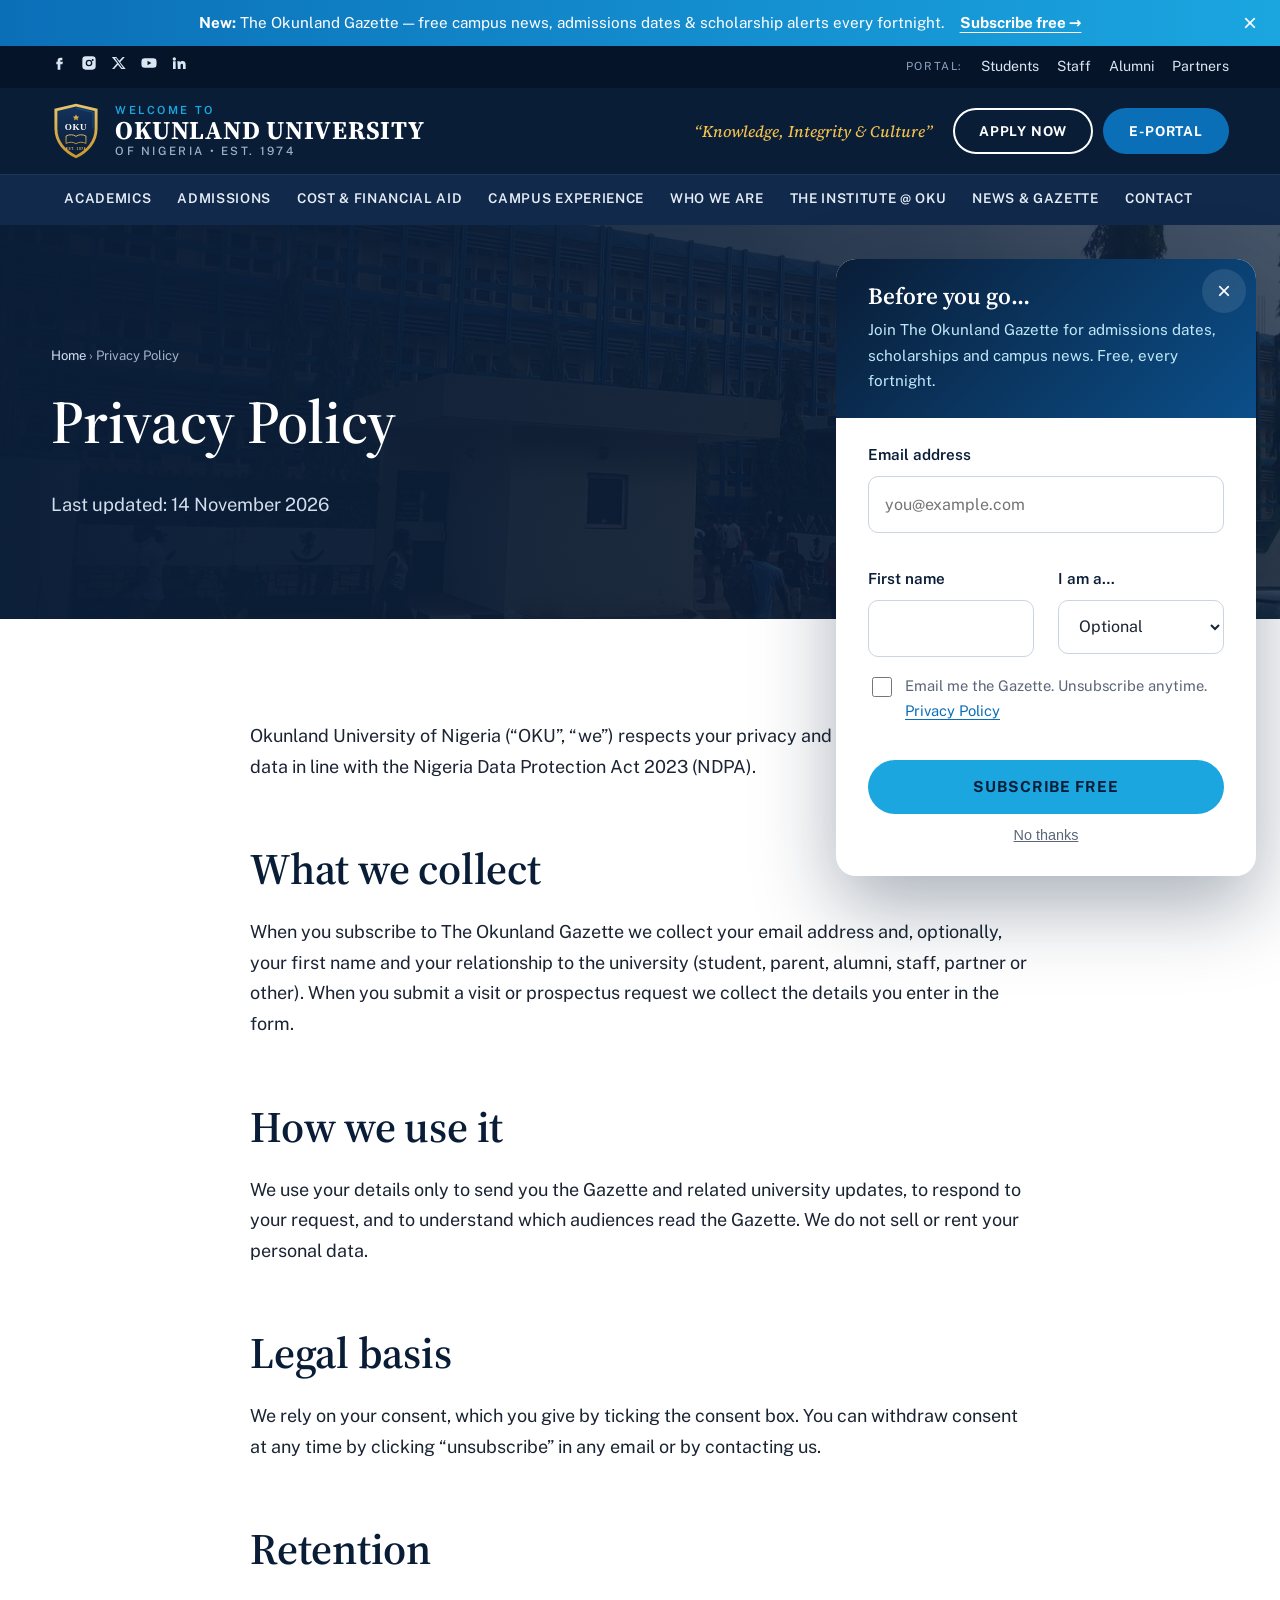
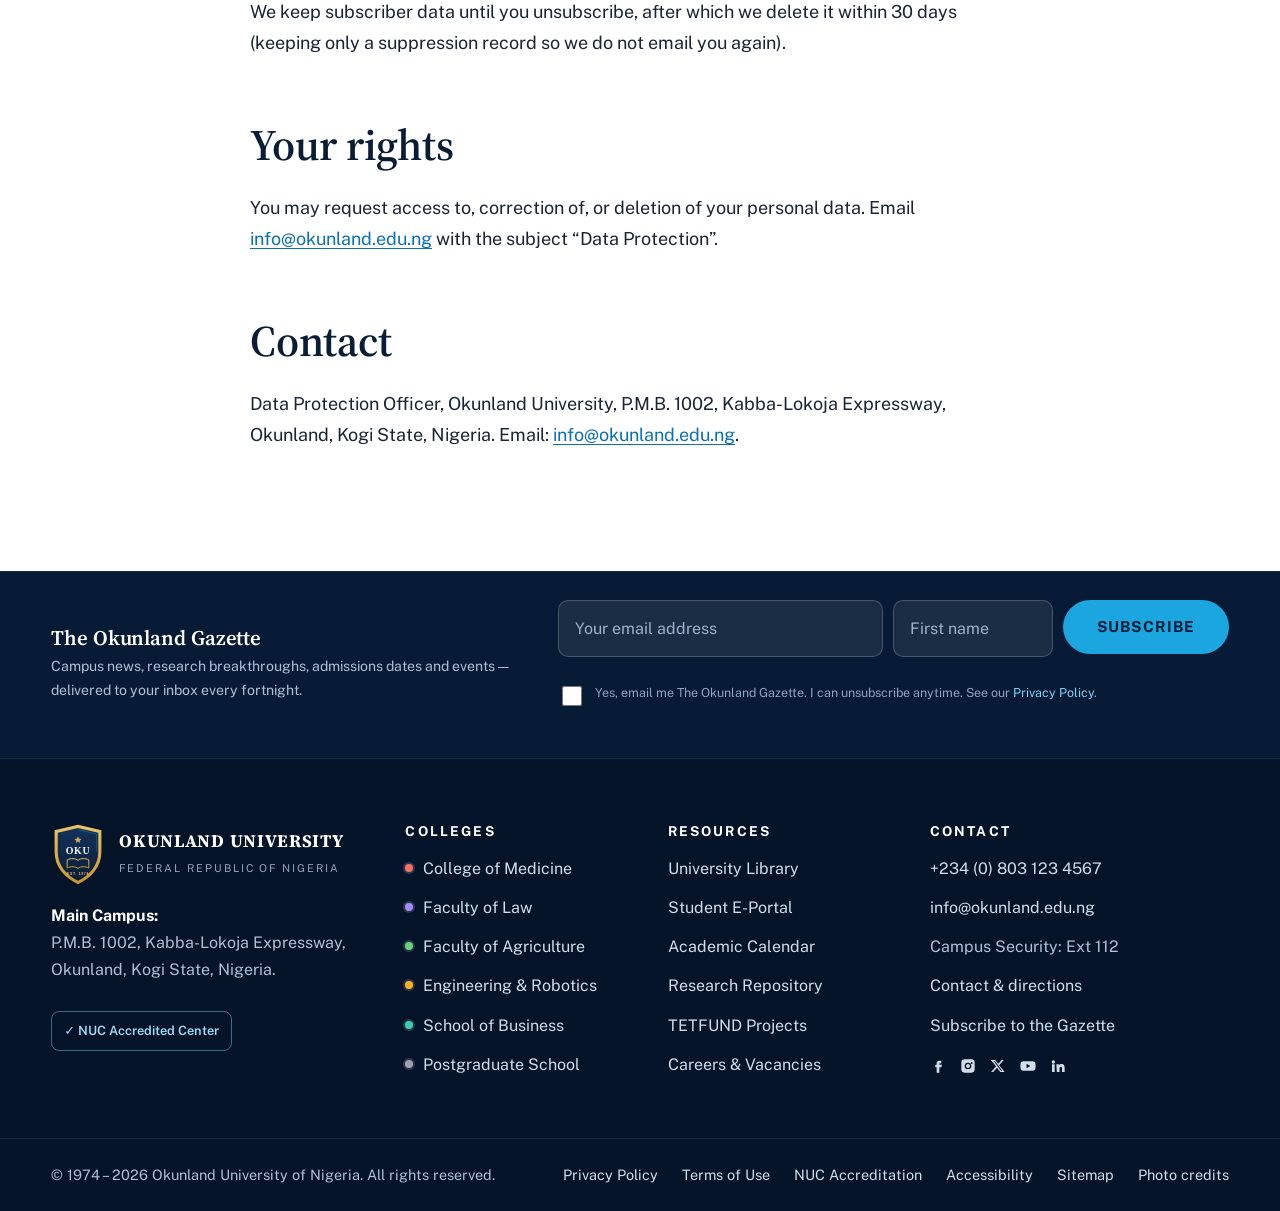
<file: privacy.html>
<!DOCTYPE html>
<html lang="en-NG" class="no-js">
<head>
<meta charset="utf-8">
<meta name="viewport" content="width=device-width, initial-scale=1">
<title>Privacy Policy | Okunland University of Nigeria</title>
<meta name="description" content="How Okunland University collects and uses personal data, including Gazette newsletter subscriptions.">
<meta name="theme-color" content="#0A1D37">
<meta property="og:title" content="Privacy Policy | Okunland University of Nigeria">
<meta property="og:description" content="How Okunland University collects and uses personal data, including Gazette newsletter subscriptions.">
<meta property="og:image" content="img/hero-campus.jpg">
<link rel="icon" href="img/logo.svg" type="image/svg+xml">
<link rel="stylesheet" href="css/styles.css">
</head>
<body>
<a class="skip" href="#main">Skip to main content</a>
<div class="announce" id="announce"><div class="container"><span><b>New:</b> The Okunland Gazette<span class="an-long"> &mdash; free campus news, admissions dates &amp; scholarship alerts every fortnight</span>.</span><a href="subscribe.html" data-gz-cta>Subscribe free &rarr;</a><button class="x" type="button" aria-label="Dismiss announcement">&times;</button></div></div>
<div class="utility"><div class="container">
<div class="social" aria-label="Social media">
<a href="https://facebook.com" aria-label="Facebook" rel="noopener"><svg viewBox="0 0 24 24"><path d="M14 8h3V4h-3a4 4 0 0 0-4 4v2H8v4h2v8h4v-8h3l1-4h-4V8z"/></svg></a>
<a href="https://instagram.com" aria-label="Instagram" rel="noopener"><svg viewBox="0 0 24 24"><path d="M7 2h10a5 5 0 0 1 5 5v10a5 5 0 0 1-5 5H7a5 5 0 0 1-5-5V7a5 5 0 0 1 5-5zm5 5a5 5 0 1 0 0 10 5 5 0 0 0 0-10zm0 2a3 3 0 1 1 0 6 3 3 0 0 1 0-6zm5.5-3a1.5 1.5 0 1 0 0 3 1.5 1.5 0 0 0 0-3z"/></svg></a>
<a href="https://x.com" aria-label="X (Twitter)" rel="noopener"><svg viewBox="0 0 24 24"><path d="M17.5 3h3.2l-7 8 8.3 10h-6.5l-5-6.2L4.8 21H1.6l7.5-8.6L1.2 3h6.6l4.6 5.7zM16.4 19h1.8L7.6 4.9H5.7z"/></svg></a>
<a href="https://youtube.com" aria-label="YouTube" rel="noopener"><svg viewBox="0 0 24 24"><path d="M23 7.5a3 3 0 0 0-2.1-2.1C19 5 12 5 12 5s-7 0-8.9.4A3 3 0 0 0 1 7.5 31 31 0 0 0 .6 12 31 31 0 0 0 1 16.5a3 3 0 0 0 2.1 2.1C5 19 12 19 12 19s7 0 8.9-.4a3 3 0 0 0 2.1-2.1 31 31 0 0 0 .4-4.5 31 31 0 0 0-.4-4.5zM9.8 15.3V8.7L15.5 12z"/></svg></a>
<a href="https://linkedin.com" aria-label="LinkedIn" rel="noopener"><svg viewBox="0 0 24 24"><path d="M4.98 3.5a2.5 2.5 0 1 1 0 5 2.5 2.5 0 0 1 0-5zM3 9.5h4V21H3zM9.5 9.5h3.8v1.6h.1c.5-1 1.8-2 3.8-2 4 0 4.8 2.6 4.8 6V21h-4v-5.1c0-1.2 0-2.8-1.7-2.8s-2 1.3-2 2.7V21h-4z"/></svg></a>
</div>
<nav class="portals" aria-label="Portals"><span>PORTAL:</span><a href="portal.html#students">Students</a><a href="portal.html#staff">Staff</a><a href="portal.html#alumni">Alumni</a><a href="portal.html#partners">Partners</a></nav>
</div></div>
<header class="site-header">
 <div class="brandbar"><div class="container">
  <a class="brand" href="index.html" aria-label="Okunland University of Nigeria – home">
   <img src="img/logo.svg" alt="" width="50" height="58">
   <span><small>Welcome to</small><strong>OKUNLAND UNIVERSITY</strong><em>of Nigeria &bull; Est. 1974</em></span>
  </a>
  <div class="header-cta">
   <span class="motto">&ldquo;Knowledge, Integrity &amp; Culture&rdquo;</span>
   <a class="btn btn-ghost" href="admissions.html#apply">Apply Now</a>
   <a class="btn btn-blue" href="portal.html">E-Portal</a>
  </div>
  <button class="menu-toggle" type="button" aria-expanded="false" aria-controls="mainnav" aria-label="Open main menu"><span></span></button>
 </div></div>
 <nav class="mainnav" id="mainnav" aria-label="Main"><div class="container">
  <ul><li class="has-sub"><a class="top" href="academics.html">Academics</a><button class="sub-toggle" type="button" aria-expanded="false" aria-label="Show Academics sub-menu">+</button><div class="dropdown"><a href="academics.html#faculties">Colleges &amp; Faculties</a><a href="academics.html#undergraduate">Undergraduate Programmes</a><a href="academics.html#postgraduate">Postgraduate School</a><a href="academics.html#honors">Keystone Honors Academy</a><a href="academics.html#calendar">Academic Calendar</a><a href="academics.html#library">University Library</a></div></li><li class="has-sub"><a class="top" href="admissions.html">Admissions</a><button class="sub-toggle" type="button" aria-expanded="false" aria-label="Show Admissions sub-menu">+</button><div class="dropdown"><a href="admissions.html#apply">How to Apply</a><a href="admissions.html#requirements">Entry Requirements</a><a href="admissions.html#utme">JAMB / UTME &amp; Post-UTME</a><a href="admissions.html#deadlines">Key Dates &amp; Deadlines</a><a href="admissions.html#transfer">Direct Entry &amp; Transfer</a><a href="admissions.html#international">International Applicants</a><a href="admissions.html#faq">Admissions FAQ</a></div></li><li class="has-sub"><a class="top" href="cost-financial-aid.html">Cost &amp; Financial Aid</a><button class="sub-toggle" type="button" aria-expanded="false" aria-label="Show Cost & Financial Aid sub-menu">+</button><div class="dropdown"><a href="cost-financial-aid.html#fees">Tuition &amp; Fees</a><a href="cost-financial-aid.html#scholarships">Scholarships</a><a href="cost-financial-aid.html#aid">Loans &amp; Work-Study</a><a href="cost-financial-aid.html#payment">How to Pay</a><a href="cost-financial-aid.html#parents">For Parents &amp; Sponsors</a></div></li><li class="has-sub"><a class="top" href="campus-experience.html">Campus Experience</a><button class="sub-toggle" type="button" aria-expanded="false" aria-label="Show Campus Experience sub-menu">+</button><div class="dropdown"><a href="campus-experience.html#overview">Overview</a><a href="campus-experience.html#support">Holistic Student Support</a><a href="campus-experience.html#residential">Residential Life</a><a href="campus-experience.html#safety">Campus Safety</a><a href="campus-experience.html#involvement">Student Involvement</a><a href="campus-experience.html#athletics">Athletics &amp; Recreation</a><a href="campus-experience.html#events">Events Calendar</a></div></li><li class="has-sub"><a class="top" href="who-we-are.html">Who We Are</a><button class="sub-toggle" type="button" aria-expanded="false" aria-label="Show Who We Are sub-menu">+</button><div class="dropdown"><a href="who-we-are.html#history">Our History</a><a href="who-we-are.html#vc">Vice-Chancellor&rsquo;s Message</a><a href="who-we-are.html#mission">Mission, Vision &amp; Values</a><a href="who-we-are.html#leadership">Leadership</a><a href="who-we-are.html#accreditation">Accreditation</a><a href="who-we-are.html#careers">Careers &amp; Vacancies</a></div></li><li class="has-sub"><a class="top" href="research.html">The Institute @ OKU</a><button class="sub-toggle" type="button" aria-expanded="false" aria-label="Show The Institute @ OKU sub-menu">+</button><div class="dropdown"><a href="research.html#centres">Research Centres</a><a href="research.html#impact">Innovation &amp; Patents</a><a href="research.html#tetfund">TETFUND Projects</a><a href="research.html#repository">Research Repository</a><a href="research.html#partnerships">Global Partnerships</a></div></li><li class="has-sub"><a class="top" href="news.html">News &amp; Gazette</a><button class="sub-toggle" type="button" aria-expanded="false" aria-label="Show News & Gazette sub-menu">+</button><div class="dropdown"><a href="news.html#latest">Latest News</a><a href="news.html#archive">Gazette Archive</a><a href="subscribe.html">Subscribe to the Gazette</a></div></li><li class="has-sub"><a class="top" href="contact.html">Contact</a><button class="sub-toggle" type="button" aria-expanded="false" aria-label="Show Contact sub-menu">+</button><div class="dropdown"><a href="contact.html#directory">Departments Directory</a><a href="contact.html#visit">Plan Your Visit</a><a href="contact.html#map">Campus Map</a><a href="contact.html#prospectus">Request a Prospectus</a></div></li></ul>
  <div class="mobile-cta"><a class="btn btn-gold" href="admissions.html#apply">Apply Now</a><a class="btn btn-blue" href="portal.html">E-Portal</a></div>
 </div></nav>
</header>
<main id="main" tabindex="-1">
<section class="page-hero" style="--bg:url(../img/library.jpg)"><div class="container">
<nav class="crumbs" aria-label="Breadcrumb"><a href="index.html">Home</a> &rsaquo; <span aria-current="page">Privacy Policy</span></nav>
<h1 class="fade-up">Privacy Policy</h1><p class="fade-up d1">Last updated: 14 November 2026</p></div></section><section class="section"><div class="container prose">
<p>Okunland University of Nigeria (&ldquo;OKU&rdquo;, &ldquo;we&rdquo;) respects your privacy and processes personal data in line with the Nigeria Data Protection Act 2023 (NDPA).</p>
<h2>What we collect</h2><p>When you subscribe to The Okunland Gazette we collect your email address and, optionally, your first name and your relationship to the university (student, parent, alumni, staff, partner or other). When you submit a visit or prospectus request we collect the details you enter in the form.</p>
<h2>How we use it</h2><p>We use your details only to send you the Gazette and related university updates, to respond to your request, and to understand which audiences read the Gazette. We do not sell or rent your personal data.</p>
<h2>Legal basis</h2><p>We rely on your consent, which you give by ticking the consent box. You can withdraw consent at any time by clicking &ldquo;unsubscribe&rdquo; in any email or by contacting us.</p>
<h2>Retention</h2><p>We keep subscriber data until you unsubscribe, after which we delete it within 30 days (keeping only a suppression record so we do not email you again).</p>
<h2>Your rights</h2><p>You may request access to, correction of, or deletion of your personal data. Email <a href="mailto:info@okunland.edu.ng">info@okunland.edu.ng</a> with the subject &ldquo;Data Protection&rdquo;.</p>
<h2>Contact</h2><p>Data Protection Officer, Okunland University, P.M.B. 1002, Kabba-Lokoja Expressway, Okunland, Kogi State, Nigeria. Email: <a href="mailto:info@okunland.edu.ng">info@okunland.edu.ng</a>.</p></div></section>
</main>
<footer class="site-footer">
<div class="footer-gz-wrap"><div class="container">
 <div><h3>The Okunland Gazette</h3><p>Campus news, research breakthroughs, admissions dates and events &mdash; delivered to your inbox every fortnight.</p></div>
 <form class="gazette-form" data-source="footer" aria-label="Subscribe to The Okunland Gazette">
<div class="hp" aria-hidden="true"><label for="fgz-web">Website</label><input id="fgz-web" name="website" type="text" tabindex="-1" autocomplete="off"></div>
<div class="footer-gz">
 <div class="field" style="flex:1;min-width:180px"><label class="sr-only" for="fgz-email">Email address</label><input id="fgz-email" name="email" type="email" placeholder="Your email address" autocomplete="email" required><div class="err-msg" aria-live="polite"></div></div>
 <div class="field" style="flex:0 1 160px"><label class="sr-only" for="fgz-first">First name</label><input id="fgz-first" name="first_name" type="text" placeholder="First name" autocomplete="given-name" style="background:rgba(255,255,255,.08);border-color:rgba(255,255,255,.2);color:#fff"></div>
 <button class="btn btn-gold" type="submit" style="align-self:flex-start">Subscribe</button>
</div>
<div class="field"><label class="consent" for="fgz-consent"><input id="fgz-consent" name="consent" type="checkbox" required> <span>Yes, email me The Okunland Gazette. I can unsubscribe anytime. See our <a href="privacy.html">Privacy Policy</a>.</span></label><div class="err-msg" aria-live="polite"></div></div>
<div class="form-status" role="status" aria-live="polite"></div>
</form>
</div></div>
<div class="container footer-top">
 <div>
  <div class="f-brand"><img src="img/logo.svg" alt="Okunland University crest"><div><strong>OKUNLAND UNIVERSITY</strong><span>FEDERAL REPUBLIC OF NIGERIA</span></div></div>
  <p><b style="color:#fff">Main Campus:</b><br>P.M.B. 1002, Kabba-Lokoja Expressway,<br>Okunland, Kogi State, Nigeria.</p>
  <span class="nuc">&#10003; NUC Accredited Center</span>
 </div>
 <div><h4>Colleges</h4><ul>
  <li><a class="footer-fac fac-medicine" href="academics.html#medicine">College of Medicine</a></li><li><a class="footer-fac fac-law" href="academics.html#law">Faculty of Law</a></li><li><a class="footer-fac fac-agriculture" href="academics.html#agriculture">Faculty of Agriculture</a></li><li><a class="footer-fac fac-engineering" href="academics.html#engineering">Engineering &amp; Robotics</a></li><li><a class="footer-fac fac-business" href="academics.html#business">School of Business</a></li><li><a class="footer-fac fac-postgraduate" href="academics.html#postgraduate">Postgraduate School</a></li></ul></div>
 <div><h4>Resources</h4><ul>
  <li><a href="academics.html#library">University Library</a></li><li><a href="portal.html">Student E-Portal</a></li><li><a href="academics.html#calendar">Academic Calendar</a></li><li><a href="research.html#repository">Research Repository</a></li><li><a href="research.html#tetfund">TETFUND Projects</a></li><li><a href="who-we-are.html#careers">Careers &amp; Vacancies</a></li></ul></div>
 <div><h4>Contact</h4><ul>
  <li><a href="tel:+2348031234567">+234 (0) 803 123 4567</a></li><li><a href="mailto:info@okunland.edu.ng">info@okunland.edu.ng</a></li><li>Campus Security: Ext 112</li><li><a href="contact.html">Contact &amp; directions</a></li><li><a href="subscribe.html">Subscribe to the Gazette</a></li></ul>
  <div style="margin-top:16px;color:#D2DDEA"><div class="social" aria-label="Social media">
<a href="https://facebook.com" aria-label="Facebook" rel="noopener"><svg viewBox="0 0 24 24"><path d="M14 8h3V4h-3a4 4 0 0 0-4 4v2H8v4h2v8h4v-8h3l1-4h-4V8z"/></svg></a>
<a href="https://instagram.com" aria-label="Instagram" rel="noopener"><svg viewBox="0 0 24 24"><path d="M7 2h10a5 5 0 0 1 5 5v10a5 5 0 0 1-5 5H7a5 5 0 0 1-5-5V7a5 5 0 0 1 5-5zm5 5a5 5 0 1 0 0 10 5 5 0 0 0 0-10zm0 2a3 3 0 1 1 0 6 3 3 0 0 1 0-6zm5.5-3a1.5 1.5 0 1 0 0 3 1.5 1.5 0 0 0 0-3z"/></svg></a>
<a href="https://x.com" aria-label="X (Twitter)" rel="noopener"><svg viewBox="0 0 24 24"><path d="M17.5 3h3.2l-7 8 8.3 10h-6.5l-5-6.2L4.8 21H1.6l7.5-8.6L1.2 3h6.6l4.6 5.7zM16.4 19h1.8L7.6 4.9H5.7z"/></svg></a>
<a href="https://youtube.com" aria-label="YouTube" rel="noopener"><svg viewBox="0 0 24 24"><path d="M23 7.5a3 3 0 0 0-2.1-2.1C19 5 12 5 12 5s-7 0-8.9.4A3 3 0 0 0 1 7.5 31 31 0 0 0 .6 12 31 31 0 0 0 1 16.5a3 3 0 0 0 2.1 2.1C5 19 12 19 12 19s7 0 8.9-.4a3 3 0 0 0 2.1-2.1 31 31 0 0 0 .4-4.5 31 31 0 0 0-.4-4.5zM9.8 15.3V8.7L15.5 12z"/></svg></a>
<a href="https://linkedin.com" aria-label="LinkedIn" rel="noopener"><svg viewBox="0 0 24 24"><path d="M4.98 3.5a2.5 2.5 0 1 1 0 5 2.5 2.5 0 0 1 0-5zM3 9.5h4V21H3zM9.5 9.5h3.8v1.6h.1c.5-1 1.8-2 3.8-2 4 0 4.8 2.6 4.8 6V21h-4v-5.1c0-1.2 0-2.8-1.7-2.8s-2 1.3-2 2.7V21h-4z"/></svg></a>
</div></div></div>
</div>
<div class="footer-bottom" style="border-top:1px solid rgba(255,255,255,.08)"><div class="container">
 <span>&copy; 1974 &ndash; 2026 Okunland University of Nigeria. All rights reserved.</span>
 <nav aria-label="Legal"><a href="privacy.html">Privacy Policy</a><a href="terms.html">Terms of Use</a><a href="who-we-are.html#accreditation">NUC Accreditation</a><a href="accessibility.html">Accessibility</a><a href="sitemap.html">Sitemap</a><a href="sitemap.html#credits">Photo credits</a></nav>
</div></div>
</footer>
<button class="to-top" type="button" aria-label="Back to top">&uarr;</button>
<aside class="gz-pop" id="gz-pop" role="dialog" aria-modal="false" aria-labelledby="gz-pop-h" hidden>
 <div class="top"><b id="gz-pop-h">Before you go&hellip;</b><p>Join The Okunland Gazette for admissions dates, scholarships and campus news. Free, every fortnight.</p><button class="close" type="button" aria-label="Close sign-up">&times;</button></div>
 <div class="inner"><form class="gazette-form form" data-source="popup" aria-label="Subscribe to The Okunland Gazette">
<div class="hp" aria-hidden="true"><label for="pgz-web">Leave this field empty</label><input id="pgz-web" name="website" type="text" tabindex="-1" autocomplete="off"></div>
<div class="field"><label for="pgz-email">Email address</label><input id="pgz-email" name="email" type="email" autocomplete="email" required placeholder="you@example.com"><div class="err-msg" aria-live="polite"></div></div>
<div class="row"><div class="field"><label for="pgz-first">First name</label><input id="pgz-first" name="first_name" type="text" autocomplete="given-name" maxlength="60"></div>
<div class="field"><label for="pgz-role">I am a&hellip;</label><select id="pgz-role" name="role"><option value="">Optional</option><option>Student</option><option>Parent</option><option>Alumni</option><option>Staff</option><option>Partner</option><option>Other</option></select></div></div>
<div class="field"><label class="consent" for="pgz-consent"><input id="pgz-consent" name="consent" type="checkbox" required> <span>Email me the Gazette. Unsubscribe anytime. <a href="privacy.html">Privacy Policy</a></span></label><div class="err-msg" aria-live="polite"></div></div>
<button class="btn btn-gold" type="submit">Subscribe free</button>
<div class="form-status" role="status" aria-live="polite"></div>
</form><button class="later" type="button">No thanks</button></div>
</aside>
<script src="js/main.js" defer></script>
<script src="js/gazette.js" defer></script>
</body>
</html>
</file>
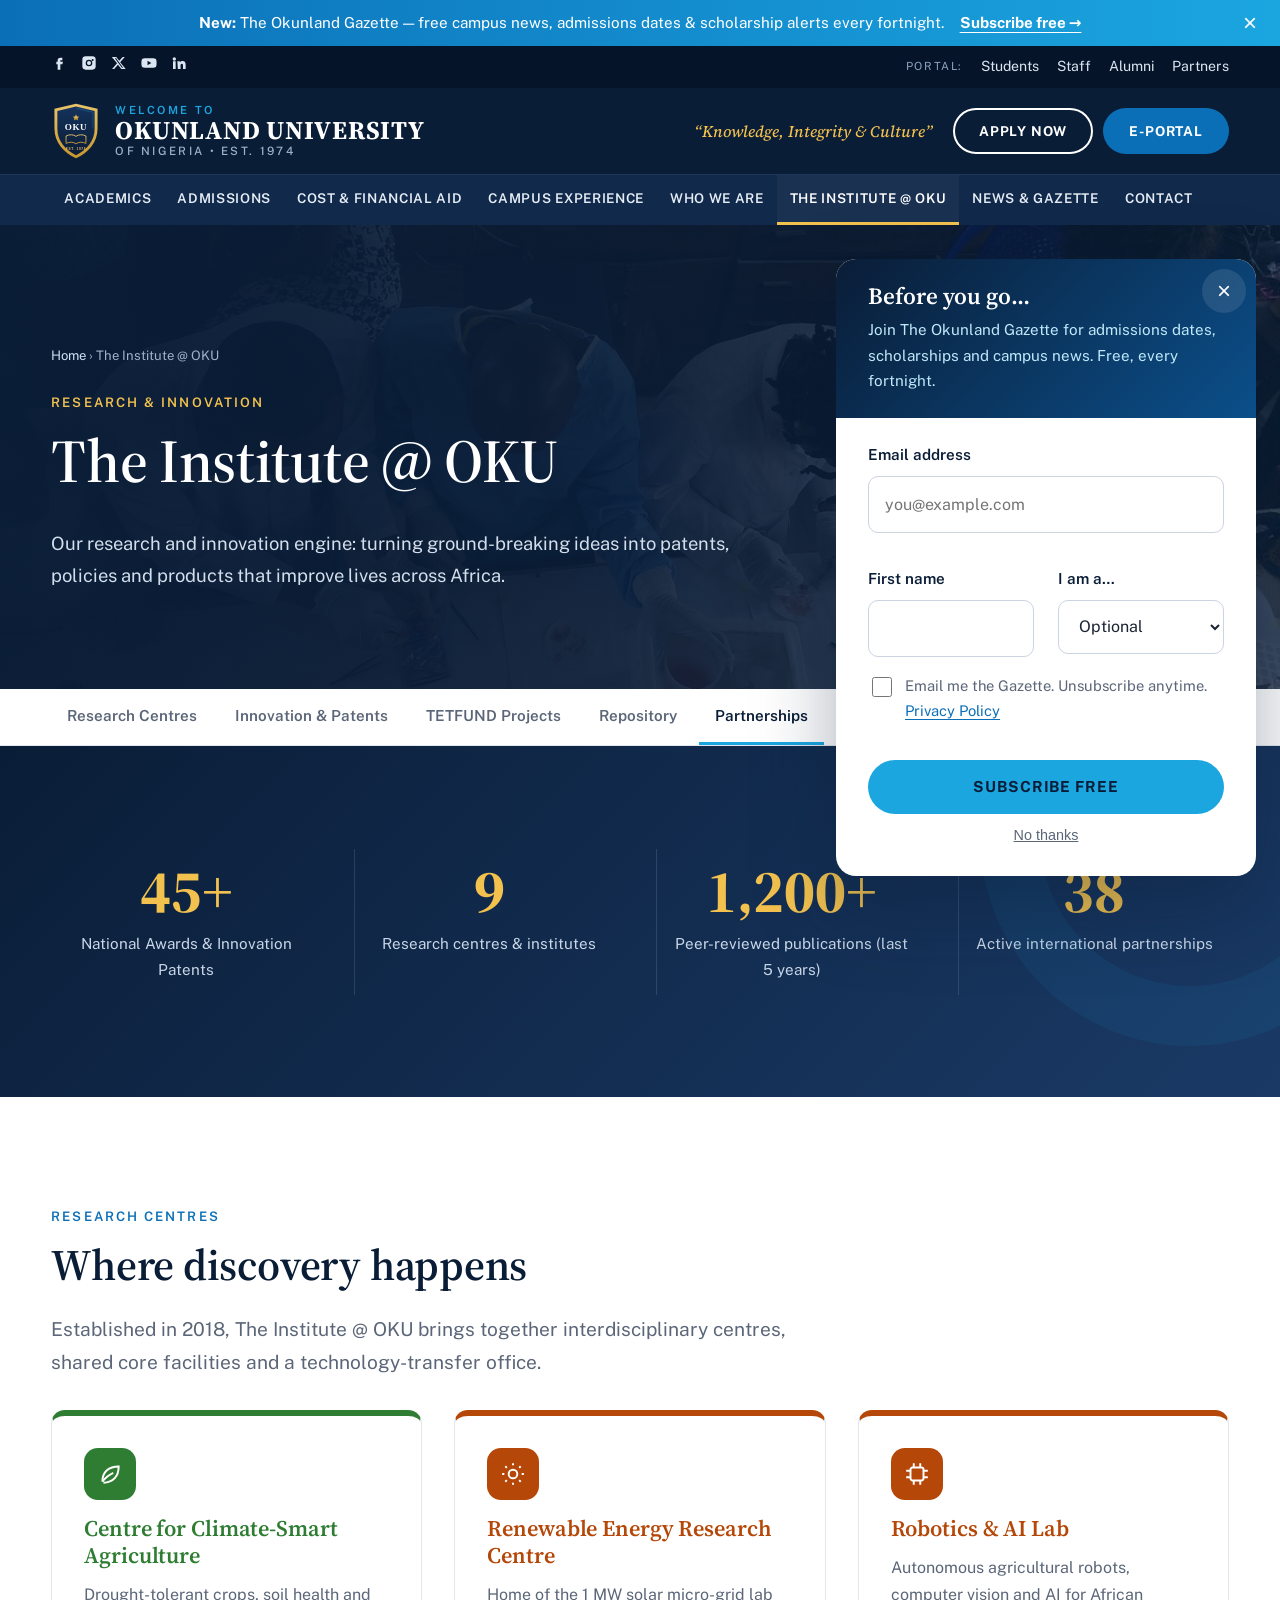
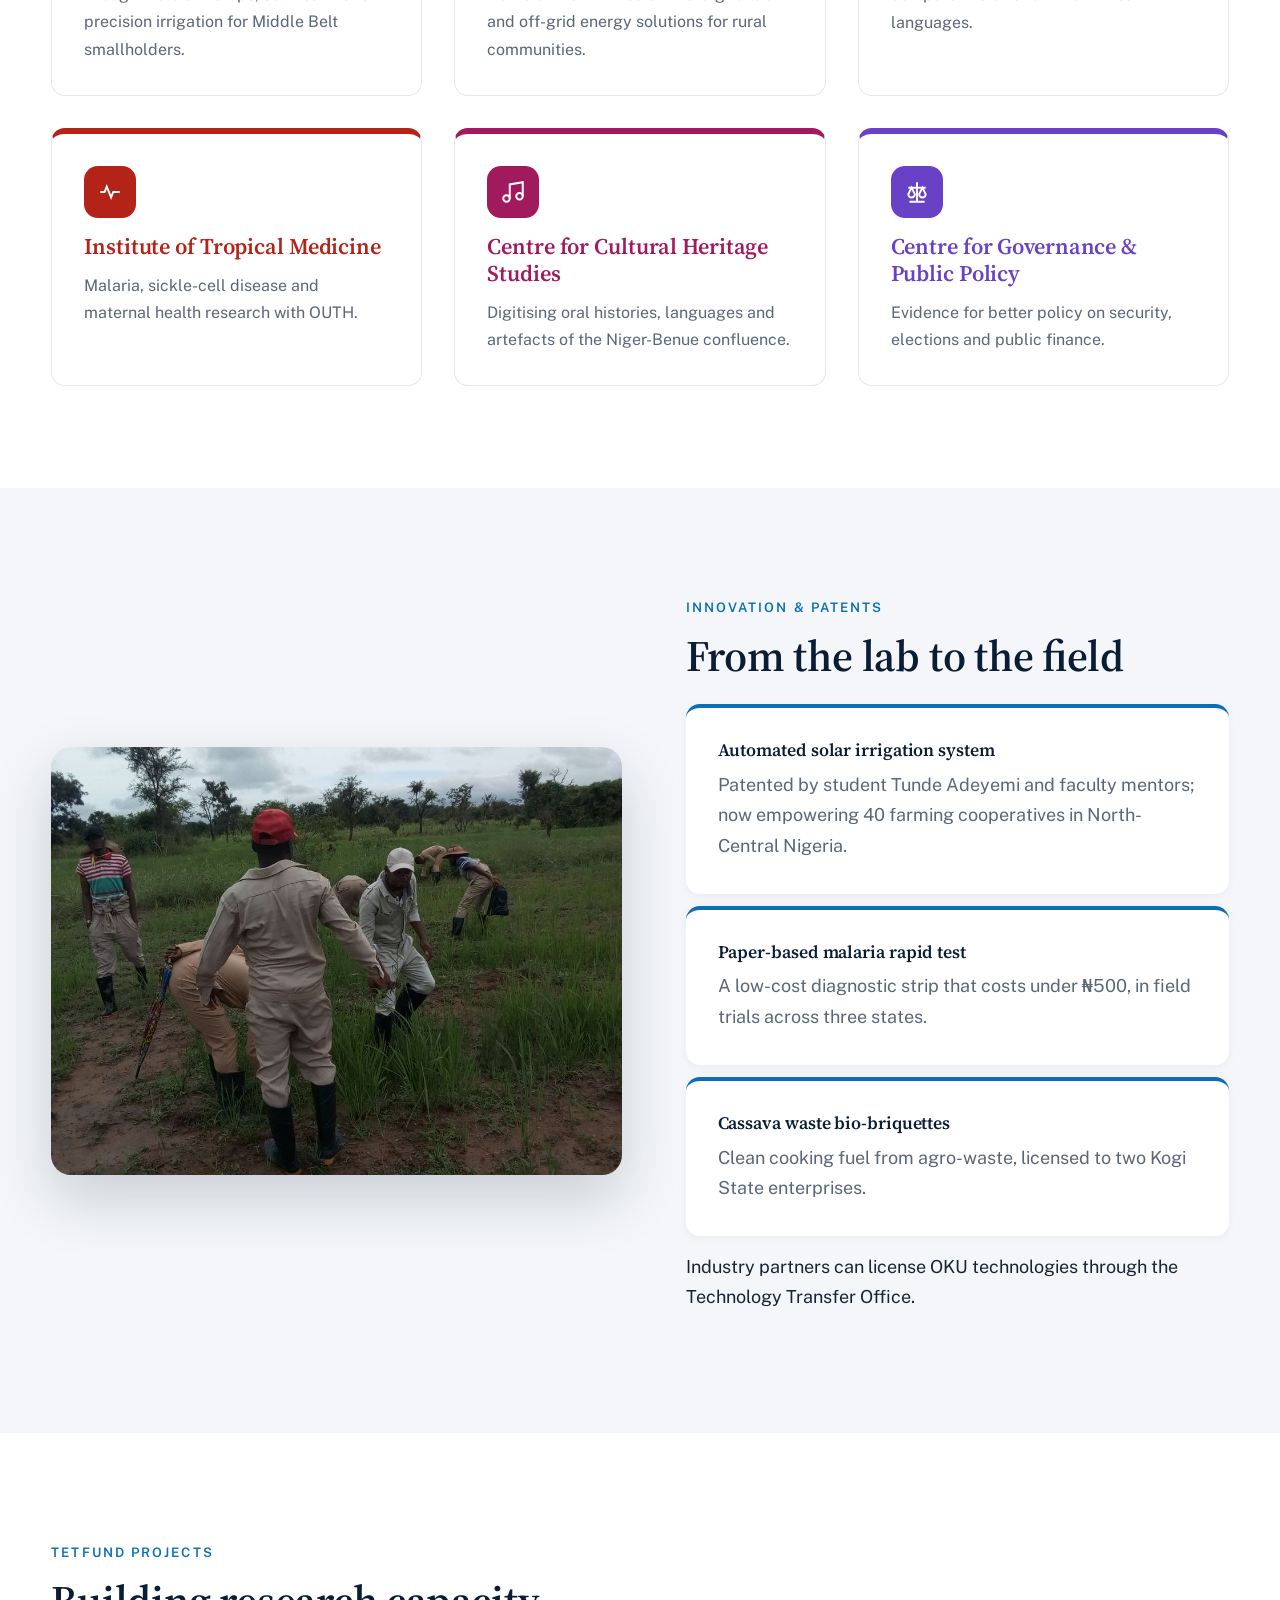
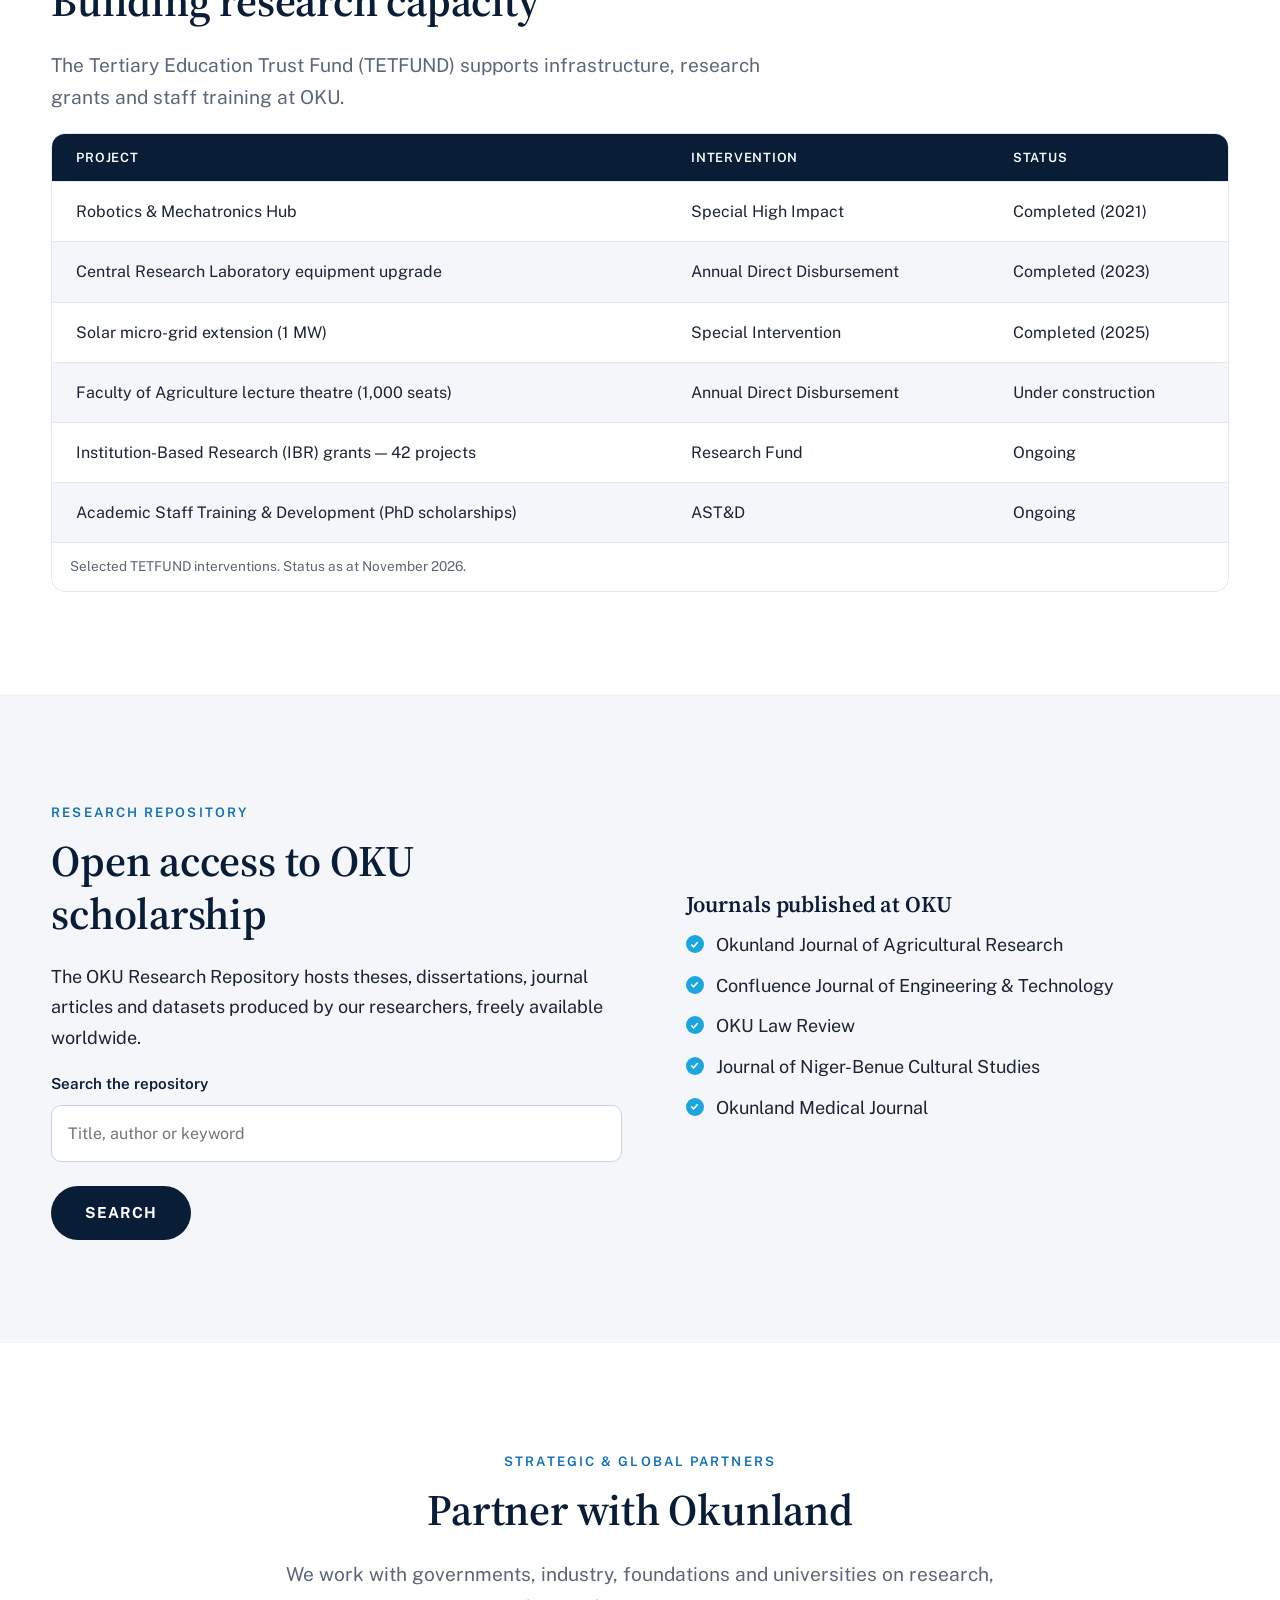
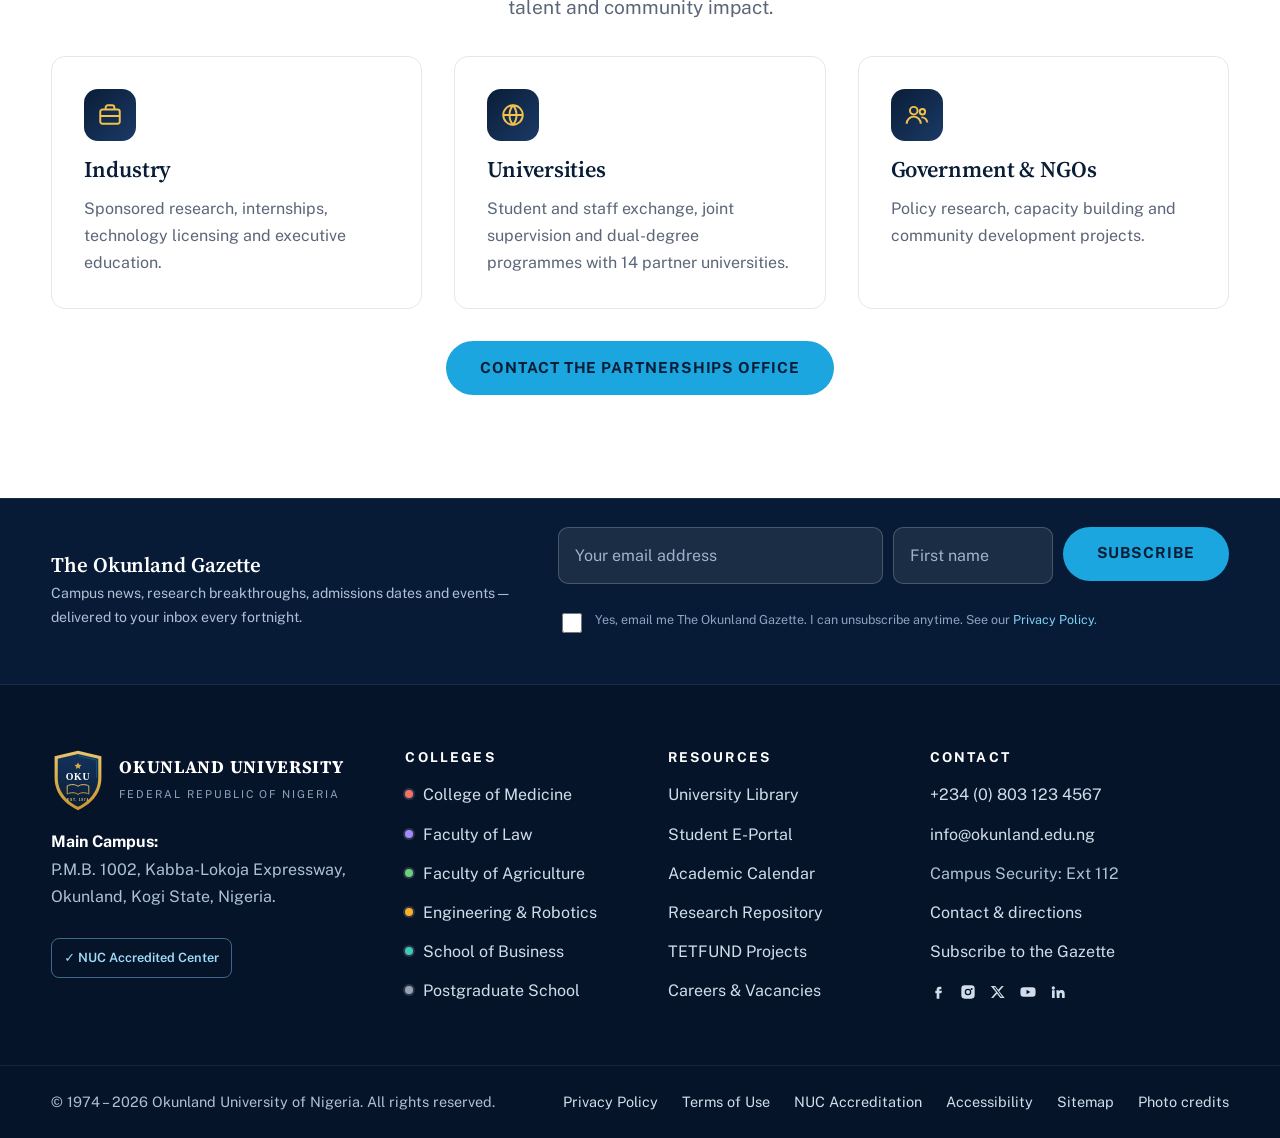
<file: research.html>
<!DOCTYPE html>
<html lang="en-NG" class="no-js">
<head>
<meta charset="utf-8">
<meta name="viewport" content="width=device-width, initial-scale=1">
<title>The Institute @ OKU | Research &amp; Innovation | Okunland University</title>
<meta name="description" content="Research centres, innovation and patents, TETFUND projects, the research repository and partnerships at The Institute @ OKU.">
<meta name="theme-color" content="#0A1D37">
<meta property="og:title" content="The Institute @ OKU | Research &amp; Innovation | Okunland University">
<meta property="og:description" content="Research centres, innovation and patents, TETFUND projects, the research repository and partnerships at The Institute @ OKU.">
<meta property="og:image" content="img/hero-campus.jpg">
<link rel="icon" href="img/logo.svg" type="image/svg+xml">
<link rel="stylesheet" href="css/styles.css">
</head>
<body>
<a class="skip" href="#main">Skip to main content</a>
<div class="announce" id="announce"><div class="container"><span><b>New:</b> The Okunland Gazette<span class="an-long"> &mdash; free campus news, admissions dates &amp; scholarship alerts every fortnight</span>.</span><a href="subscribe.html" data-gz-cta>Subscribe free &rarr;</a><button class="x" type="button" aria-label="Dismiss announcement">&times;</button></div></div>
<div class="utility"><div class="container">
<div class="social" aria-label="Social media">
<a href="https://facebook.com" aria-label="Facebook" rel="noopener"><svg viewBox="0 0 24 24"><path d="M14 8h3V4h-3a4 4 0 0 0-4 4v2H8v4h2v8h4v-8h3l1-4h-4V8z"/></svg></a>
<a href="https://instagram.com" aria-label="Instagram" rel="noopener"><svg viewBox="0 0 24 24"><path d="M7 2h10a5 5 0 0 1 5 5v10a5 5 0 0 1-5 5H7a5 5 0 0 1-5-5V7a5 5 0 0 1 5-5zm5 5a5 5 0 1 0 0 10 5 5 0 0 0 0-10zm0 2a3 3 0 1 1 0 6 3 3 0 0 1 0-6zm5.5-3a1.5 1.5 0 1 0 0 3 1.5 1.5 0 0 0 0-3z"/></svg></a>
<a href="https://x.com" aria-label="X (Twitter)" rel="noopener"><svg viewBox="0 0 24 24"><path d="M17.5 3h3.2l-7 8 8.3 10h-6.5l-5-6.2L4.8 21H1.6l7.5-8.6L1.2 3h6.6l4.6 5.7zM16.4 19h1.8L7.6 4.9H5.7z"/></svg></a>
<a href="https://youtube.com" aria-label="YouTube" rel="noopener"><svg viewBox="0 0 24 24"><path d="M23 7.5a3 3 0 0 0-2.1-2.1C19 5 12 5 12 5s-7 0-8.9.4A3 3 0 0 0 1 7.5 31 31 0 0 0 .6 12 31 31 0 0 0 1 16.5a3 3 0 0 0 2.1 2.1C5 19 12 19 12 19s7 0 8.9-.4a3 3 0 0 0 2.1-2.1 31 31 0 0 0 .4-4.5 31 31 0 0 0-.4-4.5zM9.8 15.3V8.7L15.5 12z"/></svg></a>
<a href="https://linkedin.com" aria-label="LinkedIn" rel="noopener"><svg viewBox="0 0 24 24"><path d="M4.98 3.5a2.5 2.5 0 1 1 0 5 2.5 2.5 0 0 1 0-5zM3 9.5h4V21H3zM9.5 9.5h3.8v1.6h.1c.5-1 1.8-2 3.8-2 4 0 4.8 2.6 4.8 6V21h-4v-5.1c0-1.2 0-2.8-1.7-2.8s-2 1.3-2 2.7V21h-4z"/></svg></a>
</div>
<nav class="portals" aria-label="Portals"><span>PORTAL:</span><a href="portal.html#students">Students</a><a href="portal.html#staff">Staff</a><a href="portal.html#alumni">Alumni</a><a href="portal.html#partners">Partners</a></nav>
</div></div>
<header class="site-header">
 <div class="brandbar"><div class="container">
  <a class="brand" href="index.html" aria-label="Okunland University of Nigeria – home">
   <img src="img/logo.svg" alt="" width="50" height="58">
   <span><small>Welcome to</small><strong>OKUNLAND UNIVERSITY</strong><em>of Nigeria &bull; Est. 1974</em></span>
  </a>
  <div class="header-cta">
   <span class="motto">&ldquo;Knowledge, Integrity &amp; Culture&rdquo;</span>
   <a class="btn btn-ghost" href="admissions.html#apply">Apply Now</a>
   <a class="btn btn-blue" href="portal.html">E-Portal</a>
  </div>
  <button class="menu-toggle" type="button" aria-expanded="false" aria-controls="mainnav" aria-label="Open main menu"><span></span></button>
 </div></div>
 <nav class="mainnav" id="mainnav" aria-label="Main"><div class="container">
  <ul><li class="has-sub"><a class="top" href="academics.html">Academics</a><button class="sub-toggle" type="button" aria-expanded="false" aria-label="Show Academics sub-menu">+</button><div class="dropdown"><a href="academics.html#faculties">Colleges &amp; Faculties</a><a href="academics.html#undergraduate">Undergraduate Programmes</a><a href="academics.html#postgraduate">Postgraduate School</a><a href="academics.html#honors">Keystone Honors Academy</a><a href="academics.html#calendar">Academic Calendar</a><a href="academics.html#library">University Library</a></div></li><li class="has-sub"><a class="top" href="admissions.html">Admissions</a><button class="sub-toggle" type="button" aria-expanded="false" aria-label="Show Admissions sub-menu">+</button><div class="dropdown"><a href="admissions.html#apply">How to Apply</a><a href="admissions.html#requirements">Entry Requirements</a><a href="admissions.html#utme">JAMB / UTME &amp; Post-UTME</a><a href="admissions.html#deadlines">Key Dates &amp; Deadlines</a><a href="admissions.html#transfer">Direct Entry &amp; Transfer</a><a href="admissions.html#international">International Applicants</a><a href="admissions.html#faq">Admissions FAQ</a></div></li><li class="has-sub"><a class="top" href="cost-financial-aid.html">Cost &amp; Financial Aid</a><button class="sub-toggle" type="button" aria-expanded="false" aria-label="Show Cost & Financial Aid sub-menu">+</button><div class="dropdown"><a href="cost-financial-aid.html#fees">Tuition &amp; Fees</a><a href="cost-financial-aid.html#scholarships">Scholarships</a><a href="cost-financial-aid.html#aid">Loans &amp; Work-Study</a><a href="cost-financial-aid.html#payment">How to Pay</a><a href="cost-financial-aid.html#parents">For Parents &amp; Sponsors</a></div></li><li class="has-sub"><a class="top" href="campus-experience.html">Campus Experience</a><button class="sub-toggle" type="button" aria-expanded="false" aria-label="Show Campus Experience sub-menu">+</button><div class="dropdown"><a href="campus-experience.html#overview">Overview</a><a href="campus-experience.html#support">Holistic Student Support</a><a href="campus-experience.html#residential">Residential Life</a><a href="campus-experience.html#safety">Campus Safety</a><a href="campus-experience.html#involvement">Student Involvement</a><a href="campus-experience.html#athletics">Athletics &amp; Recreation</a><a href="campus-experience.html#events">Events Calendar</a></div></li><li class="has-sub"><a class="top" href="who-we-are.html">Who We Are</a><button class="sub-toggle" type="button" aria-expanded="false" aria-label="Show Who We Are sub-menu">+</button><div class="dropdown"><a href="who-we-are.html#history">Our History</a><a href="who-we-are.html#vc">Vice-Chancellor&rsquo;s Message</a><a href="who-we-are.html#mission">Mission, Vision &amp; Values</a><a href="who-we-are.html#leadership">Leadership</a><a href="who-we-are.html#accreditation">Accreditation</a><a href="who-we-are.html#careers">Careers &amp; Vacancies</a></div></li><li class="has-sub"><a class="top" href="research.html" aria-current="page">The Institute @ OKU</a><button class="sub-toggle" type="button" aria-expanded="false" aria-label="Show The Institute @ OKU sub-menu">+</button><div class="dropdown"><a href="research.html#centres">Research Centres</a><a href="research.html#impact">Innovation &amp; Patents</a><a href="research.html#tetfund">TETFUND Projects</a><a href="research.html#repository">Research Repository</a><a href="research.html#partnerships">Global Partnerships</a></div></li><li class="has-sub"><a class="top" href="news.html">News &amp; Gazette</a><button class="sub-toggle" type="button" aria-expanded="false" aria-label="Show News & Gazette sub-menu">+</button><div class="dropdown"><a href="news.html#latest">Latest News</a><a href="news.html#archive">Gazette Archive</a><a href="subscribe.html">Subscribe to the Gazette</a></div></li><li class="has-sub"><a class="top" href="contact.html">Contact</a><button class="sub-toggle" type="button" aria-expanded="false" aria-label="Show Contact sub-menu">+</button><div class="dropdown"><a href="contact.html#directory">Departments Directory</a><a href="contact.html#visit">Plan Your Visit</a><a href="contact.html#map">Campus Map</a><a href="contact.html#prospectus">Request a Prospectus</a></div></li></ul>
  <div class="mobile-cta"><a class="btn btn-gold" href="admissions.html#apply">Apply Now</a><a class="btn btn-blue" href="portal.html">E-Portal</a></div>
 </div></nav>
</header>
<main id="main" tabindex="-1">
<section class="page-hero" style="--bg:url(../img/research-lab.jpg)"><div class="container">
<nav class="crumbs" aria-label="Breadcrumb"><a href="index.html">Home</a> &rsaquo; <span aria-current="page">The Institute @ OKU</span></nav>
<span class="eyebrow">Research &amp; Innovation</span><h1 class="fade-up">The Institute @ OKU</h1><p class="fade-up d1">Our research and innovation engine: turning ground-breaking ideas into patents, policies and products that improve lives across Africa.</p></div></section><nav class="subnav" aria-label="On this page"><div class="container"><a href="#centres">Research Centres</a><a href="#impact">Innovation &amp; Patents</a><a href="#tetfund">TETFUND Projects</a><a href="#repository">Repository</a><a href="#partnerships">Partnerships</a></div></nav>
<section class="section stats" aria-label="Research in numbers"><div class="container grid g4">
 <div class="stat"><div class="num" data-count="45" data-suffix="+">45+</div><div class="lbl">National Awards &amp; Innovation Patents</div></div>
 <div class="stat"><div class="num" data-count="9">9</div><div class="lbl">Research centres &amp; institutes</div></div>
 <div class="stat"><div class="num" data-count="1200" data-suffix="+">1,200+</div><div class="lbl">Peer-reviewed publications (last 5 years)</div></div>
 <div class="stat"><div class="num" data-count="38">38</div><div class="lbl">Active international partnerships</div></div>
</div></section>

<section class="section" id="centres"><div class="container">
 <div class="reveal"><span class="eyebrow">Research centres</span><h2>Where discovery happens</h2><p class="lead">Established in 2018, The Institute @ OKU brings together interdisciplinary centres, shared core facilities and a technology-transfer office.</p></div>
 <div class="grid g3" style="margin-top:32px">
  <div class="icon-card fac-card fac-agriculture reveal"><div class="icon" aria-hidden="true"><svg viewBox="0 0 24 24"><path d="M5 19c0-9 6-14 15-14 0 9-5 15-14 15"/><path d="M5 19c3-4 6-6 10-8"/></svg></div><h3>Centre for Climate-Smart Agriculture</h3><p>Drought-tolerant crops, soil health and precision irrigation for Middle Belt smallholders.</p></div>
  <div class="icon-card fac-card fac-engineering reveal"><div class="icon" aria-hidden="true"><svg viewBox="0 0 24 24"><circle cx="12" cy="12" r="4"/><path d="M12 2v2M12 20v2M4.9 4.9l1.4 1.4M17.7 17.7l1.4 1.4M2 12h2M20 12h2M4.9 19.1l1.4-1.4M17.7 6.3l1.4-1.4"/></svg></div><h3>Renewable Energy Research Centre</h3><p>Home of the 1 MW solar micro-grid lab and off-grid energy solutions for rural communities.</p></div>
  <div class="icon-card fac-card fac-engineering reveal"><div class="icon" aria-hidden="true"><svg viewBox="0 0 24 24"><rect x="6" y="6" width="12" height="12" rx="2"/><path d="M9 2v4M15 2v4M9 18v4M15 18v4M2 9h4M2 15h4M18 9h4M18 15h4"/></svg></div><h3>Robotics &amp; AI Lab</h3><p>Autonomous agricultural robots, computer vision and AI for African languages.</p></div>
  <div class="icon-card fac-card fac-medicine reveal"><div class="icon" aria-hidden="true"><svg viewBox="0 0 24 24"><path d="M3 12h4l2-5 4 10 2-5h6"/></svg></div><h3>Institute of Tropical Medicine</h3><p>Malaria, sickle-cell disease and maternal health research with OUTH.</p></div>
  <div class="icon-card fac-card fac-humanities reveal"><div class="icon" aria-hidden="true"><svg viewBox="0 0 24 24"><path d="M9 18V5l12-2v13"/><circle cx="6" cy="18" r="3"/><circle cx="18" cy="16" r="3"/></svg></div><h3>Centre for Cultural Heritage Studies</h3><p>Digitising oral histories, languages and artefacts of the Niger-Benue confluence.</p></div>
  <div class="icon-card fac-card fac-law reveal"><div class="icon" aria-hidden="true"><svg viewBox="0 0 24 24"><path d="M12 3v18M5 21h14M4 8h16"/><path d="M7 8l-3 6a3 3 0 0 0 6 0zM17 8l-3 6a3 3 0 0 0 6 0z"/></svg></div><h3>Centre for Governance &amp; Public Policy</h3><p>Evidence for better policy on security, elections and public finance.</p></div>
 </div>
</div></section>

<section class="section pale" id="impact"><div class="container split">
 <div class="photo reveal" style="aspect-ratio:4/3"><img src="img/agric-farm.jpg" alt="Students working on a research farm" loading="lazy" width="1000" height="1333"></div>
 <div class="reveal"><span class="eyebrow">Innovation &amp; patents</span><h2>From the lab to the field</h2>
 <div class="grid" style="gap:12px">
  <div class="value"><h3 style="font-size:1.1rem">Automated solar irrigation system</h3><p style="margin:0;color:var(--muted)">Patented by student Tunde Adeyemi and faculty mentors; now empowering 40 farming cooperatives in North-Central Nigeria.</p></div>
  <div class="value"><h3 style="font-size:1.1rem">Paper-based malaria rapid test</h3><p style="margin:0;color:var(--muted)">A low-cost diagnostic strip that costs under &#8358;500, in field trials across three states.</p></div>
  <div class="value"><h3 style="font-size:1.1rem">Cassava waste bio-briquettes</h3><p style="margin:0;color:var(--muted)">Clean cooking fuel from agro-waste, licensed to two Kogi State enterprises.</p></div>
 </div>
 <p style="margin-top:16px">Industry partners can license OKU technologies through the Technology Transfer Office.</p></div>
</div></section>

<section class="section" id="tetfund"><div class="container">
 <div class="reveal"><span class="eyebrow">TETFUND Projects</span><h2>Building research capacity</h2><p class="lead">The Tertiary Education Trust Fund (TETFUND) supports infrastructure, research grants and staff training at OKU.</p></div>
 <div class="table-wrap reveal"><table><caption>Selected TETFUND interventions. Status as at November 2026.</caption><thead><tr><th>Project</th><th>Intervention</th><th>Status</th></tr></thead><tbody>
 <tr><td>Robotics &amp; Mechatronics Hub</td><td>Special High Impact</td><td>Completed (2021)</td></tr>
 <tr><td>Central Research Laboratory equipment upgrade</td><td>Annual Direct Disbursement</td><td>Completed (2023)</td></tr>
 <tr><td>Solar micro-grid extension (1 MW)</td><td>Special Intervention</td><td>Completed (2025)</td></tr>
 <tr><td>Faculty of Agriculture lecture theatre (1,000 seats)</td><td>Annual Direct Disbursement</td><td>Under construction</td></tr>
 <tr><td>Institution-Based Research (IBR) grants &mdash; 42 projects</td><td>Research Fund</td><td>Ongoing</td></tr>
 <tr><td>Academic Staff Training &amp; Development (PhD scholarships)</td><td>AST&amp;D</td><td>Ongoing</td></tr>
 </tbody></table></div>
</div></section>

<section class="section pale" id="repository"><div class="container split">
 <div class="reveal"><span class="eyebrow">Research repository</span><h2>Open access to OKU scholarship</h2>
 <p>The OKU Research Repository hosts theses, dissertations, journal articles and datasets produced by our researchers, freely available worldwide.</p>
 <form class="form" data-demo="Search will be connected once the institutional repository (e.g. DSpace) is live." aria-label="Search the research repository">
  <div><label for="repo-q">Search the repository</label><input id="repo-q" type="search" placeholder="Title, author or keyword" required></div>
  <div><button class="btn btn-navy" type="submit">Search</button></div><div class="form-status" role="status" aria-live="polite"></div>
 </form></div>
 <div class="reveal"><h3>Journals published at OKU</h3><ul class="checks"><li>Okunland Journal of Agricultural Research</li><li>Confluence Journal of Engineering &amp; Technology</li><li>OKU Law Review</li><li>Journal of Niger-Benue Cultural Studies</li><li>Okunland Medical Journal</li></ul></div>
</div></section>

<section class="section" id="partnerships"><div class="container">
 <div class="center reveal"><span class="eyebrow">Strategic &amp; global partners</span><h2>Partner with Okunland</h2><p class="lead">We work with governments, industry, foundations and universities on research, talent and community impact.</p></div>
 <div class="grid g3" style="margin-top:32px">
  <div class="icon-card reveal"><div class="icon" aria-hidden="true"><svg viewBox="0 0 24 24"><rect x="3" y="7" width="18" height="13" rx="2"/><path d="M8 7V5a2 2 0 0 1 2-2h4a2 2 0 0 1 2 2v2M3 13h18"/></svg></div><h3>Industry</h3><p>Sponsored research, internships, technology licensing and executive education.</p></div>
  <div class="icon-card reveal"><div class="icon" aria-hidden="true"><svg viewBox="0 0 24 24"><circle cx="12" cy="12" r="9"/><path d="M3 12h18M12 3a14 14 0 0 1 0 18M12 3a14 14 0 0 0 0 18"/></svg></div><h3>Universities</h3><p>Student and staff exchange, joint supervision and dual-degree programmes with 14 partner universities.</p></div>
  <div class="icon-card reveal"><div class="icon" aria-hidden="true"><svg viewBox="0 0 24 24"><circle cx="9" cy="8" r="3.5"/><path d="M2.5 20a6.5 6.5 0 0 1 13 0"/><circle cx="17" cy="9" r="2.5"/><path d="M16 14.2A5 5 0 0 1 21.5 19"/></svg></div><h3>Government &amp; NGOs</h3><p>Policy research, capacity building and community development projects.</p></div>
 </div>
 <div class="center" style="margin-top:32px"><a class="btn btn-gold" href="contact.html#directory">Contact the Partnerships Office</a></div>
</div></section>

</main>
<footer class="site-footer">
<div class="footer-gz-wrap"><div class="container">
 <div><h3>The Okunland Gazette</h3><p>Campus news, research breakthroughs, admissions dates and events &mdash; delivered to your inbox every fortnight.</p></div>
 <form class="gazette-form" data-source="footer" aria-label="Subscribe to The Okunland Gazette">
<div class="hp" aria-hidden="true"><label for="fgz-web">Website</label><input id="fgz-web" name="website" type="text" tabindex="-1" autocomplete="off"></div>
<div class="footer-gz">
 <div class="field" style="flex:1;min-width:180px"><label class="sr-only" for="fgz-email">Email address</label><input id="fgz-email" name="email" type="email" placeholder="Your email address" autocomplete="email" required><div class="err-msg" aria-live="polite"></div></div>
 <div class="field" style="flex:0 1 160px"><label class="sr-only" for="fgz-first">First name</label><input id="fgz-first" name="first_name" type="text" placeholder="First name" autocomplete="given-name" style="background:rgba(255,255,255,.08);border-color:rgba(255,255,255,.2);color:#fff"></div>
 <button class="btn btn-gold" type="submit" style="align-self:flex-start">Subscribe</button>
</div>
<div class="field"><label class="consent" for="fgz-consent"><input id="fgz-consent" name="consent" type="checkbox" required> <span>Yes, email me The Okunland Gazette. I can unsubscribe anytime. See our <a href="privacy.html">Privacy Policy</a>.</span></label><div class="err-msg" aria-live="polite"></div></div>
<div class="form-status" role="status" aria-live="polite"></div>
</form>
</div></div>
<div class="container footer-top">
 <div>
  <div class="f-brand"><img src="img/logo.svg" alt="Okunland University crest"><div><strong>OKUNLAND UNIVERSITY</strong><span>FEDERAL REPUBLIC OF NIGERIA</span></div></div>
  <p><b style="color:#fff">Main Campus:</b><br>P.M.B. 1002, Kabba-Lokoja Expressway,<br>Okunland, Kogi State, Nigeria.</p>
  <span class="nuc">&#10003; NUC Accredited Center</span>
 </div>
 <div><h4>Colleges</h4><ul>
  <li><a class="footer-fac fac-medicine" href="academics.html#medicine">College of Medicine</a></li><li><a class="footer-fac fac-law" href="academics.html#law">Faculty of Law</a></li><li><a class="footer-fac fac-agriculture" href="academics.html#agriculture">Faculty of Agriculture</a></li><li><a class="footer-fac fac-engineering" href="academics.html#engineering">Engineering &amp; Robotics</a></li><li><a class="footer-fac fac-business" href="academics.html#business">School of Business</a></li><li><a class="footer-fac fac-postgraduate" href="academics.html#postgraduate">Postgraduate School</a></li></ul></div>
 <div><h4>Resources</h4><ul>
  <li><a href="academics.html#library">University Library</a></li><li><a href="portal.html">Student E-Portal</a></li><li><a href="academics.html#calendar">Academic Calendar</a></li><li><a href="research.html#repository">Research Repository</a></li><li><a href="research.html#tetfund">TETFUND Projects</a></li><li><a href="who-we-are.html#careers">Careers &amp; Vacancies</a></li></ul></div>
 <div><h4>Contact</h4><ul>
  <li><a href="tel:+2348031234567">+234 (0) 803 123 4567</a></li><li><a href="mailto:info@okunland.edu.ng">info@okunland.edu.ng</a></li><li>Campus Security: Ext 112</li><li><a href="contact.html">Contact &amp; directions</a></li><li><a href="subscribe.html">Subscribe to the Gazette</a></li></ul>
  <div style="margin-top:16px;color:#D2DDEA"><div class="social" aria-label="Social media">
<a href="https://facebook.com" aria-label="Facebook" rel="noopener"><svg viewBox="0 0 24 24"><path d="M14 8h3V4h-3a4 4 0 0 0-4 4v2H8v4h2v8h4v-8h3l1-4h-4V8z"/></svg></a>
<a href="https://instagram.com" aria-label="Instagram" rel="noopener"><svg viewBox="0 0 24 24"><path d="M7 2h10a5 5 0 0 1 5 5v10a5 5 0 0 1-5 5H7a5 5 0 0 1-5-5V7a5 5 0 0 1 5-5zm5 5a5 5 0 1 0 0 10 5 5 0 0 0 0-10zm0 2a3 3 0 1 1 0 6 3 3 0 0 1 0-6zm5.5-3a1.5 1.5 0 1 0 0 3 1.5 1.5 0 0 0 0-3z"/></svg></a>
<a href="https://x.com" aria-label="X (Twitter)" rel="noopener"><svg viewBox="0 0 24 24"><path d="M17.5 3h3.2l-7 8 8.3 10h-6.5l-5-6.2L4.8 21H1.6l7.5-8.6L1.2 3h6.6l4.6 5.7zM16.4 19h1.8L7.6 4.9H5.7z"/></svg></a>
<a href="https://youtube.com" aria-label="YouTube" rel="noopener"><svg viewBox="0 0 24 24"><path d="M23 7.5a3 3 0 0 0-2.1-2.1C19 5 12 5 12 5s-7 0-8.9.4A3 3 0 0 0 1 7.5 31 31 0 0 0 .6 12 31 31 0 0 0 1 16.5a3 3 0 0 0 2.1 2.1C5 19 12 19 12 19s7 0 8.9-.4a3 3 0 0 0 2.1-2.1 31 31 0 0 0 .4-4.5 31 31 0 0 0-.4-4.5zM9.8 15.3V8.7L15.5 12z"/></svg></a>
<a href="https://linkedin.com" aria-label="LinkedIn" rel="noopener"><svg viewBox="0 0 24 24"><path d="M4.98 3.5a2.5 2.5 0 1 1 0 5 2.5 2.5 0 0 1 0-5zM3 9.5h4V21H3zM9.5 9.5h3.8v1.6h.1c.5-1 1.8-2 3.8-2 4 0 4.8 2.6 4.8 6V21h-4v-5.1c0-1.2 0-2.8-1.7-2.8s-2 1.3-2 2.7V21h-4z"/></svg></a>
</div></div></div>
</div>
<div class="footer-bottom" style="border-top:1px solid rgba(255,255,255,.08)"><div class="container">
 <span>&copy; 1974 &ndash; 2026 Okunland University of Nigeria. All rights reserved.</span>
 <nav aria-label="Legal"><a href="privacy.html">Privacy Policy</a><a href="terms.html">Terms of Use</a><a href="who-we-are.html#accreditation">NUC Accreditation</a><a href="accessibility.html">Accessibility</a><a href="sitemap.html">Sitemap</a><a href="sitemap.html#credits">Photo credits</a></nav>
</div></div>
</footer>
<button class="to-top" type="button" aria-label="Back to top">&uarr;</button>
<aside class="gz-pop" id="gz-pop" role="dialog" aria-modal="false" aria-labelledby="gz-pop-h" hidden>
 <div class="top"><b id="gz-pop-h">Before you go&hellip;</b><p>Join The Okunland Gazette for admissions dates, scholarships and campus news. Free, every fortnight.</p><button class="close" type="button" aria-label="Close sign-up">&times;</button></div>
 <div class="inner"><form class="gazette-form form" data-source="popup" aria-label="Subscribe to The Okunland Gazette">
<div class="hp" aria-hidden="true"><label for="pgz-web">Leave this field empty</label><input id="pgz-web" name="website" type="text" tabindex="-1" autocomplete="off"></div>
<div class="field"><label for="pgz-email">Email address</label><input id="pgz-email" name="email" type="email" autocomplete="email" required placeholder="you@example.com"><div class="err-msg" aria-live="polite"></div></div>
<div class="row"><div class="field"><label for="pgz-first">First name</label><input id="pgz-first" name="first_name" type="text" autocomplete="given-name" maxlength="60"></div>
<div class="field"><label for="pgz-role">I am a&hellip;</label><select id="pgz-role" name="role"><option value="">Optional</option><option>Student</option><option>Parent</option><option>Alumni</option><option>Staff</option><option>Partner</option><option>Other</option></select></div></div>
<div class="field"><label class="consent" for="pgz-consent"><input id="pgz-consent" name="consent" type="checkbox" required> <span>Email me the Gazette. Unsubscribe anytime. <a href="privacy.html">Privacy Policy</a></span></label><div class="err-msg" aria-live="polite"></div></div>
<button class="btn btn-gold" type="submit">Subscribe free</button>
<div class="form-status" role="status" aria-live="polite"></div>
</form><button class="later" type="button">No thanks</button></div>
</aside>
<script src="js/main.js" defer></script>
<script src="js/gazette.js" defer></script>
</body>
</html>
</file>
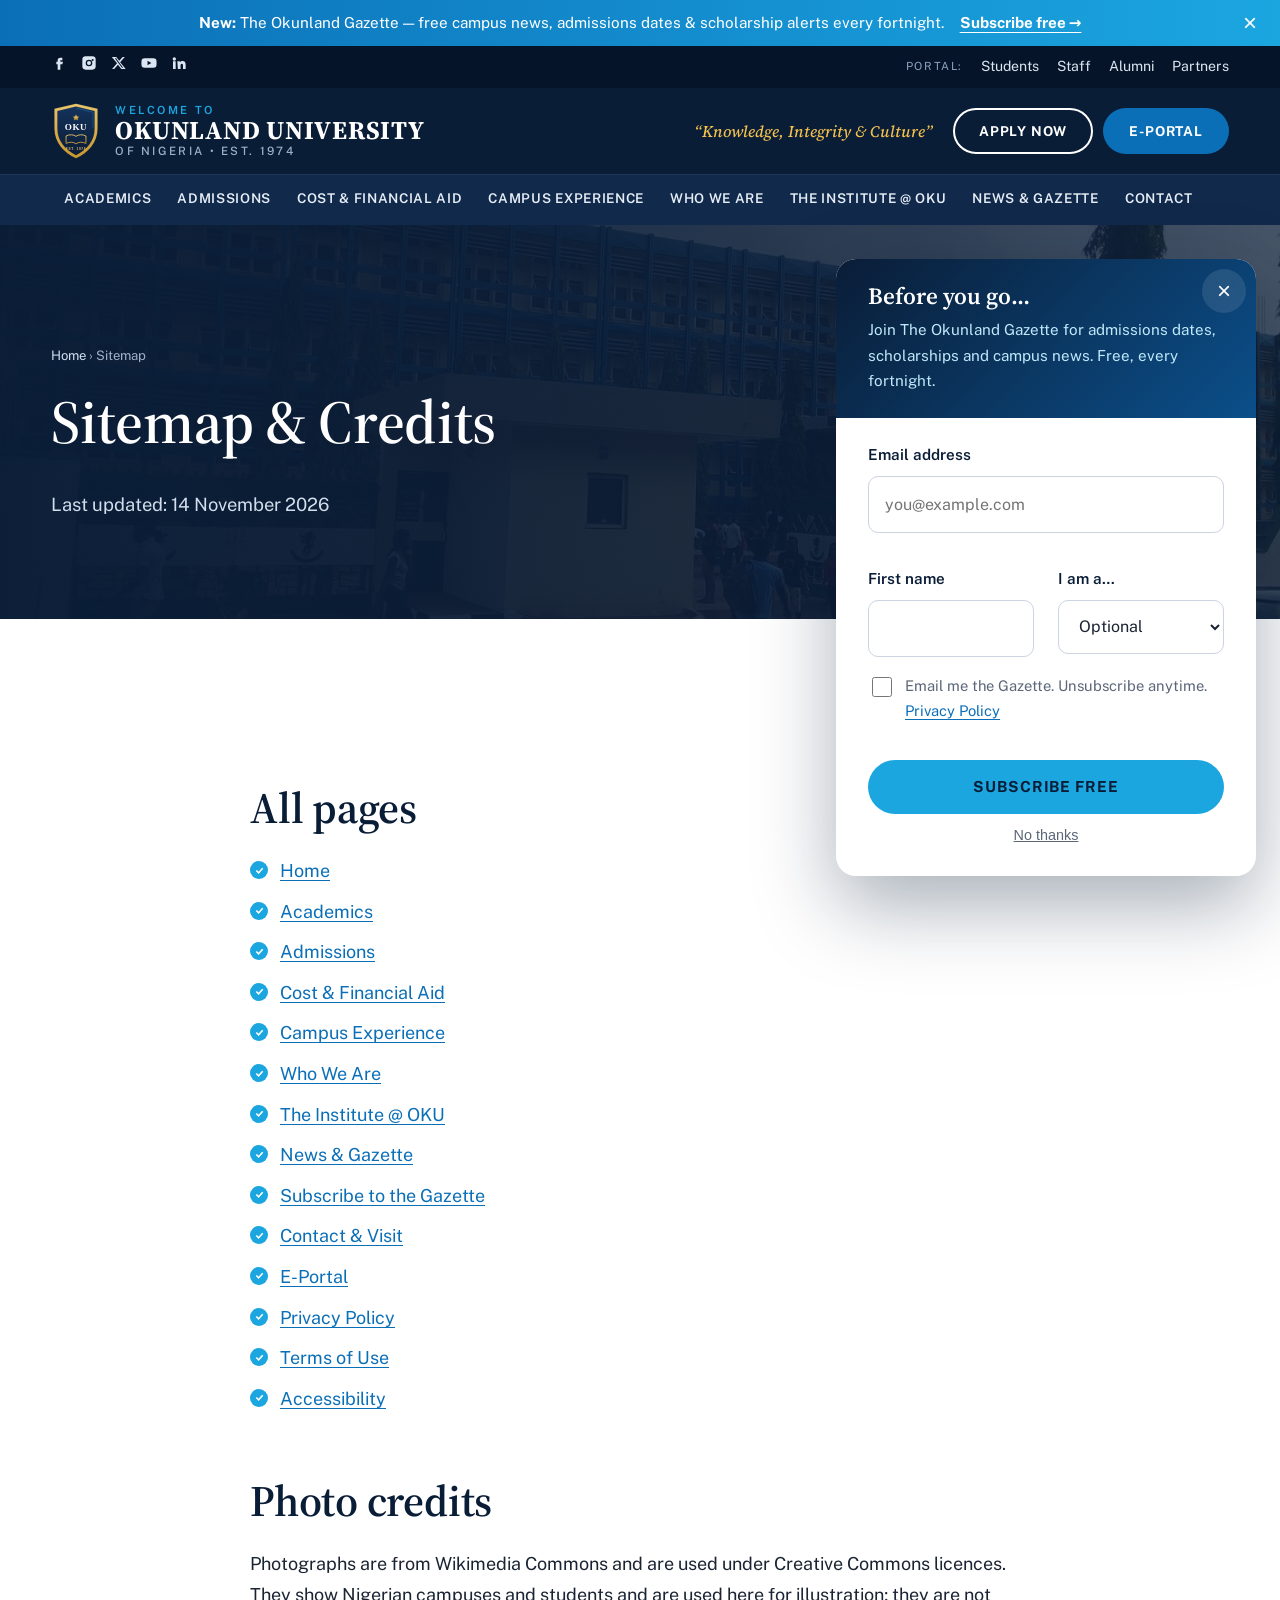
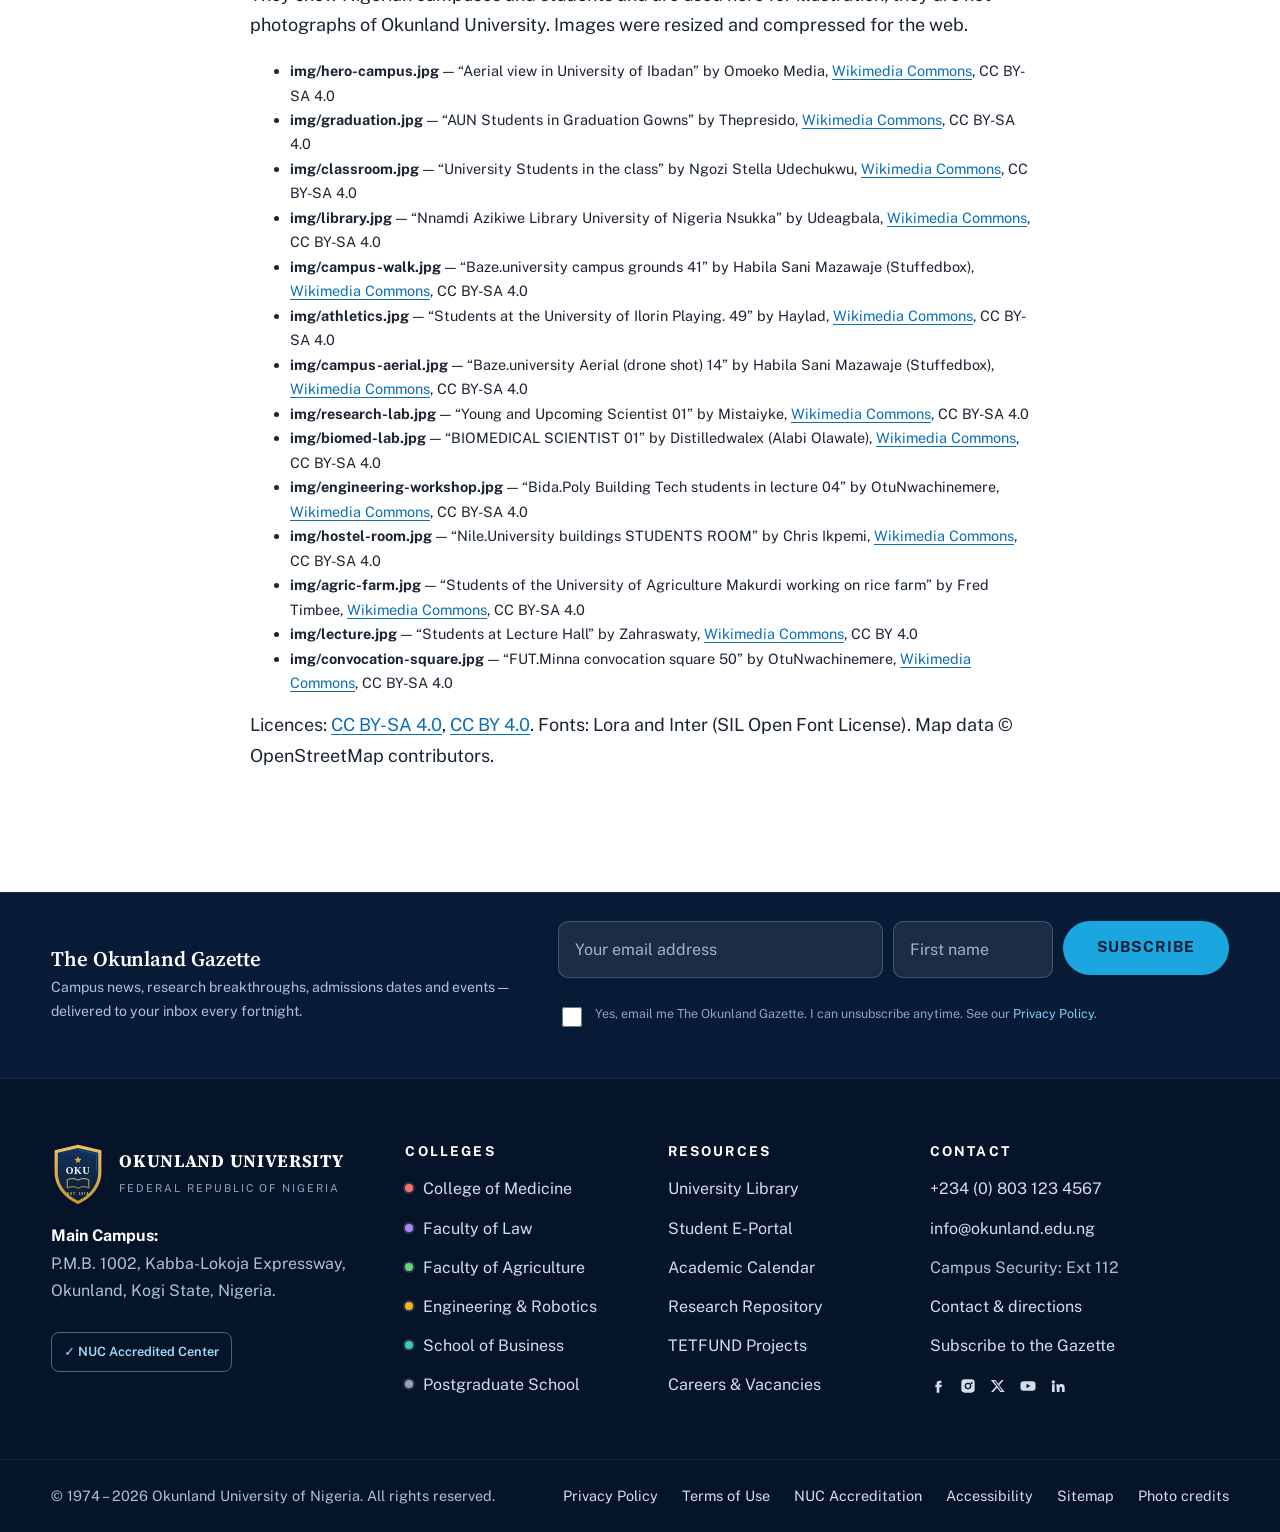
<file: sitemap.html>
<!DOCTYPE html>
<html lang="en-NG" class="no-js">
<head>
<meta charset="utf-8">
<meta name="viewport" content="width=device-width, initial-scale=1">
<title>Sitemap &amp; Credits | Okunland University of Nigeria</title>
<meta name="description" content="Sitemap and image credits for the Okunland University website.">
<meta name="theme-color" content="#0A1D37">
<meta property="og:title" content="Sitemap &amp; Credits | Okunland University of Nigeria">
<meta property="og:description" content="Sitemap and image credits for the Okunland University website.">
<meta property="og:image" content="img/hero-campus.jpg">
<link rel="icon" href="img/logo.svg" type="image/svg+xml">
<link rel="stylesheet" href="css/styles.css">
</head>
<body>
<a class="skip" href="#main">Skip to main content</a>
<div class="announce" id="announce"><div class="container"><span><b>New:</b> The Okunland Gazette<span class="an-long"> &mdash; free campus news, admissions dates &amp; scholarship alerts every fortnight</span>.</span><a href="subscribe.html" data-gz-cta>Subscribe free &rarr;</a><button class="x" type="button" aria-label="Dismiss announcement">&times;</button></div></div>
<div class="utility"><div class="container">
<div class="social" aria-label="Social media">
<a href="https://facebook.com" aria-label="Facebook" rel="noopener"><svg viewBox="0 0 24 24"><path d="M14 8h3V4h-3a4 4 0 0 0-4 4v2H8v4h2v8h4v-8h3l1-4h-4V8z"/></svg></a>
<a href="https://instagram.com" aria-label="Instagram" rel="noopener"><svg viewBox="0 0 24 24"><path d="M7 2h10a5 5 0 0 1 5 5v10a5 5 0 0 1-5 5H7a5 5 0 0 1-5-5V7a5 5 0 0 1 5-5zm5 5a5 5 0 1 0 0 10 5 5 0 0 0 0-10zm0 2a3 3 0 1 1 0 6 3 3 0 0 1 0-6zm5.5-3a1.5 1.5 0 1 0 0 3 1.5 1.5 0 0 0 0-3z"/></svg></a>
<a href="https://x.com" aria-label="X (Twitter)" rel="noopener"><svg viewBox="0 0 24 24"><path d="M17.5 3h3.2l-7 8 8.3 10h-6.5l-5-6.2L4.8 21H1.6l7.5-8.6L1.2 3h6.6l4.6 5.7zM16.4 19h1.8L7.6 4.9H5.7z"/></svg></a>
<a href="https://youtube.com" aria-label="YouTube" rel="noopener"><svg viewBox="0 0 24 24"><path d="M23 7.5a3 3 0 0 0-2.1-2.1C19 5 12 5 12 5s-7 0-8.9.4A3 3 0 0 0 1 7.5 31 31 0 0 0 .6 12 31 31 0 0 0 1 16.5a3 3 0 0 0 2.1 2.1C5 19 12 19 12 19s7 0 8.9-.4a3 3 0 0 0 2.1-2.1 31 31 0 0 0 .4-4.5 31 31 0 0 0-.4-4.5zM9.8 15.3V8.7L15.5 12z"/></svg></a>
<a href="https://linkedin.com" aria-label="LinkedIn" rel="noopener"><svg viewBox="0 0 24 24"><path d="M4.98 3.5a2.5 2.5 0 1 1 0 5 2.5 2.5 0 0 1 0-5zM3 9.5h4V21H3zM9.5 9.5h3.8v1.6h.1c.5-1 1.8-2 3.8-2 4 0 4.8 2.6 4.8 6V21h-4v-5.1c0-1.2 0-2.8-1.7-2.8s-2 1.3-2 2.7V21h-4z"/></svg></a>
</div>
<nav class="portals" aria-label="Portals"><span>PORTAL:</span><a href="portal.html#students">Students</a><a href="portal.html#staff">Staff</a><a href="portal.html#alumni">Alumni</a><a href="portal.html#partners">Partners</a></nav>
</div></div>
<header class="site-header">
 <div class="brandbar"><div class="container">
  <a class="brand" href="index.html" aria-label="Okunland University of Nigeria – home">
   <img src="img/logo.svg" alt="" width="50" height="58">
   <span><small>Welcome to</small><strong>OKUNLAND UNIVERSITY</strong><em>of Nigeria &bull; Est. 1974</em></span>
  </a>
  <div class="header-cta">
   <span class="motto">&ldquo;Knowledge, Integrity &amp; Culture&rdquo;</span>
   <a class="btn btn-ghost" href="admissions.html#apply">Apply Now</a>
   <a class="btn btn-blue" href="portal.html">E-Portal</a>
  </div>
  <button class="menu-toggle" type="button" aria-expanded="false" aria-controls="mainnav" aria-label="Open main menu"><span></span></button>
 </div></div>
 <nav class="mainnav" id="mainnav" aria-label="Main"><div class="container">
  <ul><li class="has-sub"><a class="top" href="academics.html">Academics</a><button class="sub-toggle" type="button" aria-expanded="false" aria-label="Show Academics sub-menu">+</button><div class="dropdown"><a href="academics.html#faculties">Colleges &amp; Faculties</a><a href="academics.html#undergraduate">Undergraduate Programmes</a><a href="academics.html#postgraduate">Postgraduate School</a><a href="academics.html#honors">Keystone Honors Academy</a><a href="academics.html#calendar">Academic Calendar</a><a href="academics.html#library">University Library</a></div></li><li class="has-sub"><a class="top" href="admissions.html">Admissions</a><button class="sub-toggle" type="button" aria-expanded="false" aria-label="Show Admissions sub-menu">+</button><div class="dropdown"><a href="admissions.html#apply">How to Apply</a><a href="admissions.html#requirements">Entry Requirements</a><a href="admissions.html#utme">JAMB / UTME &amp; Post-UTME</a><a href="admissions.html#deadlines">Key Dates &amp; Deadlines</a><a href="admissions.html#transfer">Direct Entry &amp; Transfer</a><a href="admissions.html#international">International Applicants</a><a href="admissions.html#faq">Admissions FAQ</a></div></li><li class="has-sub"><a class="top" href="cost-financial-aid.html">Cost &amp; Financial Aid</a><button class="sub-toggle" type="button" aria-expanded="false" aria-label="Show Cost & Financial Aid sub-menu">+</button><div class="dropdown"><a href="cost-financial-aid.html#fees">Tuition &amp; Fees</a><a href="cost-financial-aid.html#scholarships">Scholarships</a><a href="cost-financial-aid.html#aid">Loans &amp; Work-Study</a><a href="cost-financial-aid.html#payment">How to Pay</a><a href="cost-financial-aid.html#parents">For Parents &amp; Sponsors</a></div></li><li class="has-sub"><a class="top" href="campus-experience.html">Campus Experience</a><button class="sub-toggle" type="button" aria-expanded="false" aria-label="Show Campus Experience sub-menu">+</button><div class="dropdown"><a href="campus-experience.html#overview">Overview</a><a href="campus-experience.html#support">Holistic Student Support</a><a href="campus-experience.html#residential">Residential Life</a><a href="campus-experience.html#safety">Campus Safety</a><a href="campus-experience.html#involvement">Student Involvement</a><a href="campus-experience.html#athletics">Athletics &amp; Recreation</a><a href="campus-experience.html#events">Events Calendar</a></div></li><li class="has-sub"><a class="top" href="who-we-are.html">Who We Are</a><button class="sub-toggle" type="button" aria-expanded="false" aria-label="Show Who We Are sub-menu">+</button><div class="dropdown"><a href="who-we-are.html#history">Our History</a><a href="who-we-are.html#vc">Vice-Chancellor&rsquo;s Message</a><a href="who-we-are.html#mission">Mission, Vision &amp; Values</a><a href="who-we-are.html#leadership">Leadership</a><a href="who-we-are.html#accreditation">Accreditation</a><a href="who-we-are.html#careers">Careers &amp; Vacancies</a></div></li><li class="has-sub"><a class="top" href="research.html">The Institute @ OKU</a><button class="sub-toggle" type="button" aria-expanded="false" aria-label="Show The Institute @ OKU sub-menu">+</button><div class="dropdown"><a href="research.html#centres">Research Centres</a><a href="research.html#impact">Innovation &amp; Patents</a><a href="research.html#tetfund">TETFUND Projects</a><a href="research.html#repository">Research Repository</a><a href="research.html#partnerships">Global Partnerships</a></div></li><li class="has-sub"><a class="top" href="news.html">News &amp; Gazette</a><button class="sub-toggle" type="button" aria-expanded="false" aria-label="Show News & Gazette sub-menu">+</button><div class="dropdown"><a href="news.html#latest">Latest News</a><a href="news.html#archive">Gazette Archive</a><a href="subscribe.html">Subscribe to the Gazette</a></div></li><li class="has-sub"><a class="top" href="contact.html">Contact</a><button class="sub-toggle" type="button" aria-expanded="false" aria-label="Show Contact sub-menu">+</button><div class="dropdown"><a href="contact.html#directory">Departments Directory</a><a href="contact.html#visit">Plan Your Visit</a><a href="contact.html#map">Campus Map</a><a href="contact.html#prospectus">Request a Prospectus</a></div></li></ul>
  <div class="mobile-cta"><a class="btn btn-gold" href="admissions.html#apply">Apply Now</a><a class="btn btn-blue" href="portal.html">E-Portal</a></div>
 </div></nav>
</header>
<main id="main" tabindex="-1">
<section class="page-hero" style="--bg:url(../img/library.jpg)"><div class="container">
<nav class="crumbs" aria-label="Breadcrumb"><a href="index.html">Home</a> &rsaquo; <span aria-current="page">Sitemap</span></nav>
<h1 class="fade-up">Sitemap &amp; Credits</h1><p class="fade-up d1">Last updated: 14 November 2026</p></div></section><section class="section"><div class="container prose"><h2>All pages</h2><ul class="checks"><li><a href="index.html">Home</a></li><li><a href="academics.html">Academics</a></li><li><a href="admissions.html">Admissions</a></li><li><a href="cost-financial-aid.html">Cost &amp; Financial Aid</a></li><li><a href="campus-experience.html">Campus Experience</a></li><li><a href="who-we-are.html">Who We Are</a></li><li><a href="research.html">The Institute @ OKU</a></li><li><a href="news.html">News &amp; Gazette</a></li><li><a href="subscribe.html">Subscribe to the Gazette</a></li><li><a href="contact.html">Contact &amp; Visit</a></li><li><a href="portal.html">E-Portal</a></li><li><a href="privacy.html">Privacy Policy</a></li><li><a href="terms.html">Terms of Use</a></li><li><a href="accessibility.html">Accessibility</a></li></ul>
<h2 id="credits">Photo credits</h2><p>Photographs are from Wikimedia Commons and are used under Creative Commons licences. They show Nigerian campuses and students and are used here for illustration; they are not photographs of Okunland University. Images were resized and compressed for the web.</p><ul style="font-size:.9rem"><li><b>img/hero-campus.jpg</b> &mdash; &ldquo;Aerial view in University of Ibadan&rdquo; by Omoeko Media, <a href="https://commons.wikimedia.org/wiki/File:Aerial_view_in_University_of_Ibadan.jpg" rel="noopener">Wikimedia Commons</a>, CC BY-SA 4.0</li><li><b>img/graduation.jpg</b> &mdash; &ldquo;AUN Students in Graduation Gowns&rdquo; by Thepresido, <a href="https://commons.wikimedia.org/wiki/File:AUN_Students_in_Graduation_Gowns.jpg" rel="noopener">Wikimedia Commons</a>, CC BY-SA 4.0</li><li><b>img/classroom.jpg</b> &mdash; &ldquo;University Students in the class&rdquo; by Ngozi Stella Udechukwu, <a href="https://commons.wikimedia.org/wiki/File:University_Students_in_the_class.jpg" rel="noopener">Wikimedia Commons</a>, CC BY-SA 4.0</li><li><b>img/library.jpg</b> &mdash; &ldquo;Nnamdi Azikiwe Library University of Nigeria Nsukka&rdquo; by Udeagbala, <a href="https://commons.wikimedia.org/wiki/File:Nnamdi_Azikiwe_Library_University_of_Nigeria_Nsukka.jpg" rel="noopener">Wikimedia Commons</a>, CC BY-SA 4.0</li><li><b>img/campus-walk.jpg</b> &mdash; &ldquo;Baze.university campus grounds 41&rdquo; by Habila Sani Mazawaje (Stuffedbox), <a href="https://commons.wikimedia.org/wiki/File:Baze.university_campus_grounds_41.jpg" rel="noopener">Wikimedia Commons</a>, CC BY-SA 4.0</li><li><b>img/athletics.jpg</b> &mdash; &ldquo;Students at the University of Ilorin Playing. 49&rdquo; by Haylad, <a href="https://commons.wikimedia.org/wiki/File:Students_at_the_University_of_Ilorin_Playing._49.jpg" rel="noopener">Wikimedia Commons</a>, CC BY-SA 4.0</li><li><b>img/campus-aerial.jpg</b> &mdash; &ldquo;Baze.university Aerial (drone shot) 14&rdquo; by Habila Sani Mazawaje (Stuffedbox), <a href="https://commons.wikimedia.org/wiki/File:Baze.university_Aerial_(drone_shot)_14.jpg" rel="noopener">Wikimedia Commons</a>, CC BY-SA 4.0</li><li><b>img/research-lab.jpg</b> &mdash; &ldquo;Young and Upcoming Scientist 01&rdquo; by Mistaiyke, <a href="https://commons.wikimedia.org/wiki/File:Young_and_Upcoming_Scientist_01.jpg" rel="noopener">Wikimedia Commons</a>, CC BY-SA 4.0</li><li><b>img/biomed-lab.jpg</b> &mdash; &ldquo;BIOMEDICAL SCIENTIST 01&rdquo; by Distilledwalex (Alabi Olawale), <a href="https://commons.wikimedia.org/wiki/File:BIOMEDICAL_SCIENTIST_01.jpg" rel="noopener">Wikimedia Commons</a>, CC BY-SA 4.0</li><li><b>img/engineering-workshop.jpg</b> &mdash; &ldquo;Bida.Poly Building Tech students in lecture 04&rdquo; by OtuNwachinemere, <a href="https://commons.wikimedia.org/wiki/File:Bida.Poly_Building_Tech_students_in_lecture_04.jpg" rel="noopener">Wikimedia Commons</a>, CC BY-SA 4.0</li><li><b>img/hostel-room.jpg</b> &mdash; &ldquo;Nile.University buildings STUDENTS ROOM&rdquo; by Chris Ikpemi, <a href="https://commons.wikimedia.org/wiki/File:Nile.University_buildings_STUDENTS_ROOM.jpg" rel="noopener">Wikimedia Commons</a>, CC BY-SA 4.0</li><li><b>img/agric-farm.jpg</b> &mdash; &ldquo;Students of the University of Agriculture Makurdi working on rice farm&rdquo; by Fred Timbee, <a href="https://commons.wikimedia.org/wiki/File:Students_of_the_University_of_Agriculture_Makurdi_working_on_rice_farm.jpg" rel="noopener">Wikimedia Commons</a>, CC BY-SA 4.0</li><li><b>img/lecture.jpg</b> &mdash; &ldquo;Students at Lecture Hall&rdquo; by Zahraswaty, <a href="https://commons.wikimedia.org/wiki/File:Students_at_Lecture_Hall.jpg" rel="noopener">Wikimedia Commons</a>, CC BY 4.0</li><li><b>img/convocation-square.jpg</b> &mdash; &ldquo;FUT.Minna convocation square 50&rdquo; by OtuNwachinemere, <a href="https://commons.wikimedia.org/wiki/File:FUT.Minna_convocation_square_50.jpg" rel="noopener">Wikimedia Commons</a>, CC BY-SA 4.0</li></ul>
<p>Licences: <a href="https://creativecommons.org/licenses/by-sa/4.0/" rel="noopener">CC BY-SA 4.0</a>, <a href="https://creativecommons.org/licenses/by/4.0/" rel="noopener">CC BY 4.0</a>. Fonts: Lora and Inter (SIL Open Font License). Map data &copy; OpenStreetMap contributors.</p></div></section>
</main>
<footer class="site-footer">
<div class="footer-gz-wrap"><div class="container">
 <div><h3>The Okunland Gazette</h3><p>Campus news, research breakthroughs, admissions dates and events &mdash; delivered to your inbox every fortnight.</p></div>
 <form class="gazette-form" data-source="footer" aria-label="Subscribe to The Okunland Gazette">
<div class="hp" aria-hidden="true"><label for="fgz-web">Website</label><input id="fgz-web" name="website" type="text" tabindex="-1" autocomplete="off"></div>
<div class="footer-gz">
 <div class="field" style="flex:1;min-width:180px"><label class="sr-only" for="fgz-email">Email address</label><input id="fgz-email" name="email" type="email" placeholder="Your email address" autocomplete="email" required><div class="err-msg" aria-live="polite"></div></div>
 <div class="field" style="flex:0 1 160px"><label class="sr-only" for="fgz-first">First name</label><input id="fgz-first" name="first_name" type="text" placeholder="First name" autocomplete="given-name" style="background:rgba(255,255,255,.08);border-color:rgba(255,255,255,.2);color:#fff"></div>
 <button class="btn btn-gold" type="submit" style="align-self:flex-start">Subscribe</button>
</div>
<div class="field"><label class="consent" for="fgz-consent"><input id="fgz-consent" name="consent" type="checkbox" required> <span>Yes, email me The Okunland Gazette. I can unsubscribe anytime. See our <a href="privacy.html">Privacy Policy</a>.</span></label><div class="err-msg" aria-live="polite"></div></div>
<div class="form-status" role="status" aria-live="polite"></div>
</form>
</div></div>
<div class="container footer-top">
 <div>
  <div class="f-brand"><img src="img/logo.svg" alt="Okunland University crest"><div><strong>OKUNLAND UNIVERSITY</strong><span>FEDERAL REPUBLIC OF NIGERIA</span></div></div>
  <p><b style="color:#fff">Main Campus:</b><br>P.M.B. 1002, Kabba-Lokoja Expressway,<br>Okunland, Kogi State, Nigeria.</p>
  <span class="nuc">&#10003; NUC Accredited Center</span>
 </div>
 <div><h4>Colleges</h4><ul>
  <li><a class="footer-fac fac-medicine" href="academics.html#medicine">College of Medicine</a></li><li><a class="footer-fac fac-law" href="academics.html#law">Faculty of Law</a></li><li><a class="footer-fac fac-agriculture" href="academics.html#agriculture">Faculty of Agriculture</a></li><li><a class="footer-fac fac-engineering" href="academics.html#engineering">Engineering &amp; Robotics</a></li><li><a class="footer-fac fac-business" href="academics.html#business">School of Business</a></li><li><a class="footer-fac fac-postgraduate" href="academics.html#postgraduate">Postgraduate School</a></li></ul></div>
 <div><h4>Resources</h4><ul>
  <li><a href="academics.html#library">University Library</a></li><li><a href="portal.html">Student E-Portal</a></li><li><a href="academics.html#calendar">Academic Calendar</a></li><li><a href="research.html#repository">Research Repository</a></li><li><a href="research.html#tetfund">TETFUND Projects</a></li><li><a href="who-we-are.html#careers">Careers &amp; Vacancies</a></li></ul></div>
 <div><h4>Contact</h4><ul>
  <li><a href="tel:+2348031234567">+234 (0) 803 123 4567</a></li><li><a href="mailto:info@okunland.edu.ng">info@okunland.edu.ng</a></li><li>Campus Security: Ext 112</li><li><a href="contact.html">Contact &amp; directions</a></li><li><a href="subscribe.html">Subscribe to the Gazette</a></li></ul>
  <div style="margin-top:16px;color:#D2DDEA"><div class="social" aria-label="Social media">
<a href="https://facebook.com" aria-label="Facebook" rel="noopener"><svg viewBox="0 0 24 24"><path d="M14 8h3V4h-3a4 4 0 0 0-4 4v2H8v4h2v8h4v-8h3l1-4h-4V8z"/></svg></a>
<a href="https://instagram.com" aria-label="Instagram" rel="noopener"><svg viewBox="0 0 24 24"><path d="M7 2h10a5 5 0 0 1 5 5v10a5 5 0 0 1-5 5H7a5 5 0 0 1-5-5V7a5 5 0 0 1 5-5zm5 5a5 5 0 1 0 0 10 5 5 0 0 0 0-10zm0 2a3 3 0 1 1 0 6 3 3 0 0 1 0-6zm5.5-3a1.5 1.5 0 1 0 0 3 1.5 1.5 0 0 0 0-3z"/></svg></a>
<a href="https://x.com" aria-label="X (Twitter)" rel="noopener"><svg viewBox="0 0 24 24"><path d="M17.5 3h3.2l-7 8 8.3 10h-6.5l-5-6.2L4.8 21H1.6l7.5-8.6L1.2 3h6.6l4.6 5.7zM16.4 19h1.8L7.6 4.9H5.7z"/></svg></a>
<a href="https://youtube.com" aria-label="YouTube" rel="noopener"><svg viewBox="0 0 24 24"><path d="M23 7.5a3 3 0 0 0-2.1-2.1C19 5 12 5 12 5s-7 0-8.9.4A3 3 0 0 0 1 7.5 31 31 0 0 0 .6 12 31 31 0 0 0 1 16.5a3 3 0 0 0 2.1 2.1C5 19 12 19 12 19s7 0 8.9-.4a3 3 0 0 0 2.1-2.1 31 31 0 0 0 .4-4.5 31 31 0 0 0-.4-4.5zM9.8 15.3V8.7L15.5 12z"/></svg></a>
<a href="https://linkedin.com" aria-label="LinkedIn" rel="noopener"><svg viewBox="0 0 24 24"><path d="M4.98 3.5a2.5 2.5 0 1 1 0 5 2.5 2.5 0 0 1 0-5zM3 9.5h4V21H3zM9.5 9.5h3.8v1.6h.1c.5-1 1.8-2 3.8-2 4 0 4.8 2.6 4.8 6V21h-4v-5.1c0-1.2 0-2.8-1.7-2.8s-2 1.3-2 2.7V21h-4z"/></svg></a>
</div></div></div>
</div>
<div class="footer-bottom" style="border-top:1px solid rgba(255,255,255,.08)"><div class="container">
 <span>&copy; 1974 &ndash; 2026 Okunland University of Nigeria. All rights reserved.</span>
 <nav aria-label="Legal"><a href="privacy.html">Privacy Policy</a><a href="terms.html">Terms of Use</a><a href="who-we-are.html#accreditation">NUC Accreditation</a><a href="accessibility.html">Accessibility</a><a href="sitemap.html">Sitemap</a><a href="sitemap.html#credits">Photo credits</a></nav>
</div></div>
</footer>
<button class="to-top" type="button" aria-label="Back to top">&uarr;</button>
<aside class="gz-pop" id="gz-pop" role="dialog" aria-modal="false" aria-labelledby="gz-pop-h" hidden>
 <div class="top"><b id="gz-pop-h">Before you go&hellip;</b><p>Join The Okunland Gazette for admissions dates, scholarships and campus news. Free, every fortnight.</p><button class="close" type="button" aria-label="Close sign-up">&times;</button></div>
 <div class="inner"><form class="gazette-form form" data-source="popup" aria-label="Subscribe to The Okunland Gazette">
<div class="hp" aria-hidden="true"><label for="pgz-web">Leave this field empty</label><input id="pgz-web" name="website" type="text" tabindex="-1" autocomplete="off"></div>
<div class="field"><label for="pgz-email">Email address</label><input id="pgz-email" name="email" type="email" autocomplete="email" required placeholder="you@example.com"><div class="err-msg" aria-live="polite"></div></div>
<div class="row"><div class="field"><label for="pgz-first">First name</label><input id="pgz-first" name="first_name" type="text" autocomplete="given-name" maxlength="60"></div>
<div class="field"><label for="pgz-role">I am a&hellip;</label><select id="pgz-role" name="role"><option value="">Optional</option><option>Student</option><option>Parent</option><option>Alumni</option><option>Staff</option><option>Partner</option><option>Other</option></select></div></div>
<div class="field"><label class="consent" for="pgz-consent"><input id="pgz-consent" name="consent" type="checkbox" required> <span>Email me the Gazette. Unsubscribe anytime. <a href="privacy.html">Privacy Policy</a></span></label><div class="err-msg" aria-live="polite"></div></div>
<button class="btn btn-gold" type="submit">Subscribe free</button>
<div class="form-status" role="status" aria-live="polite"></div>
</form><button class="later" type="button">No thanks</button></div>
</aside>
<script src="js/main.js" defer></script>
<script src="js/gazette.js" defer></script>
</body>
</html>
</file>
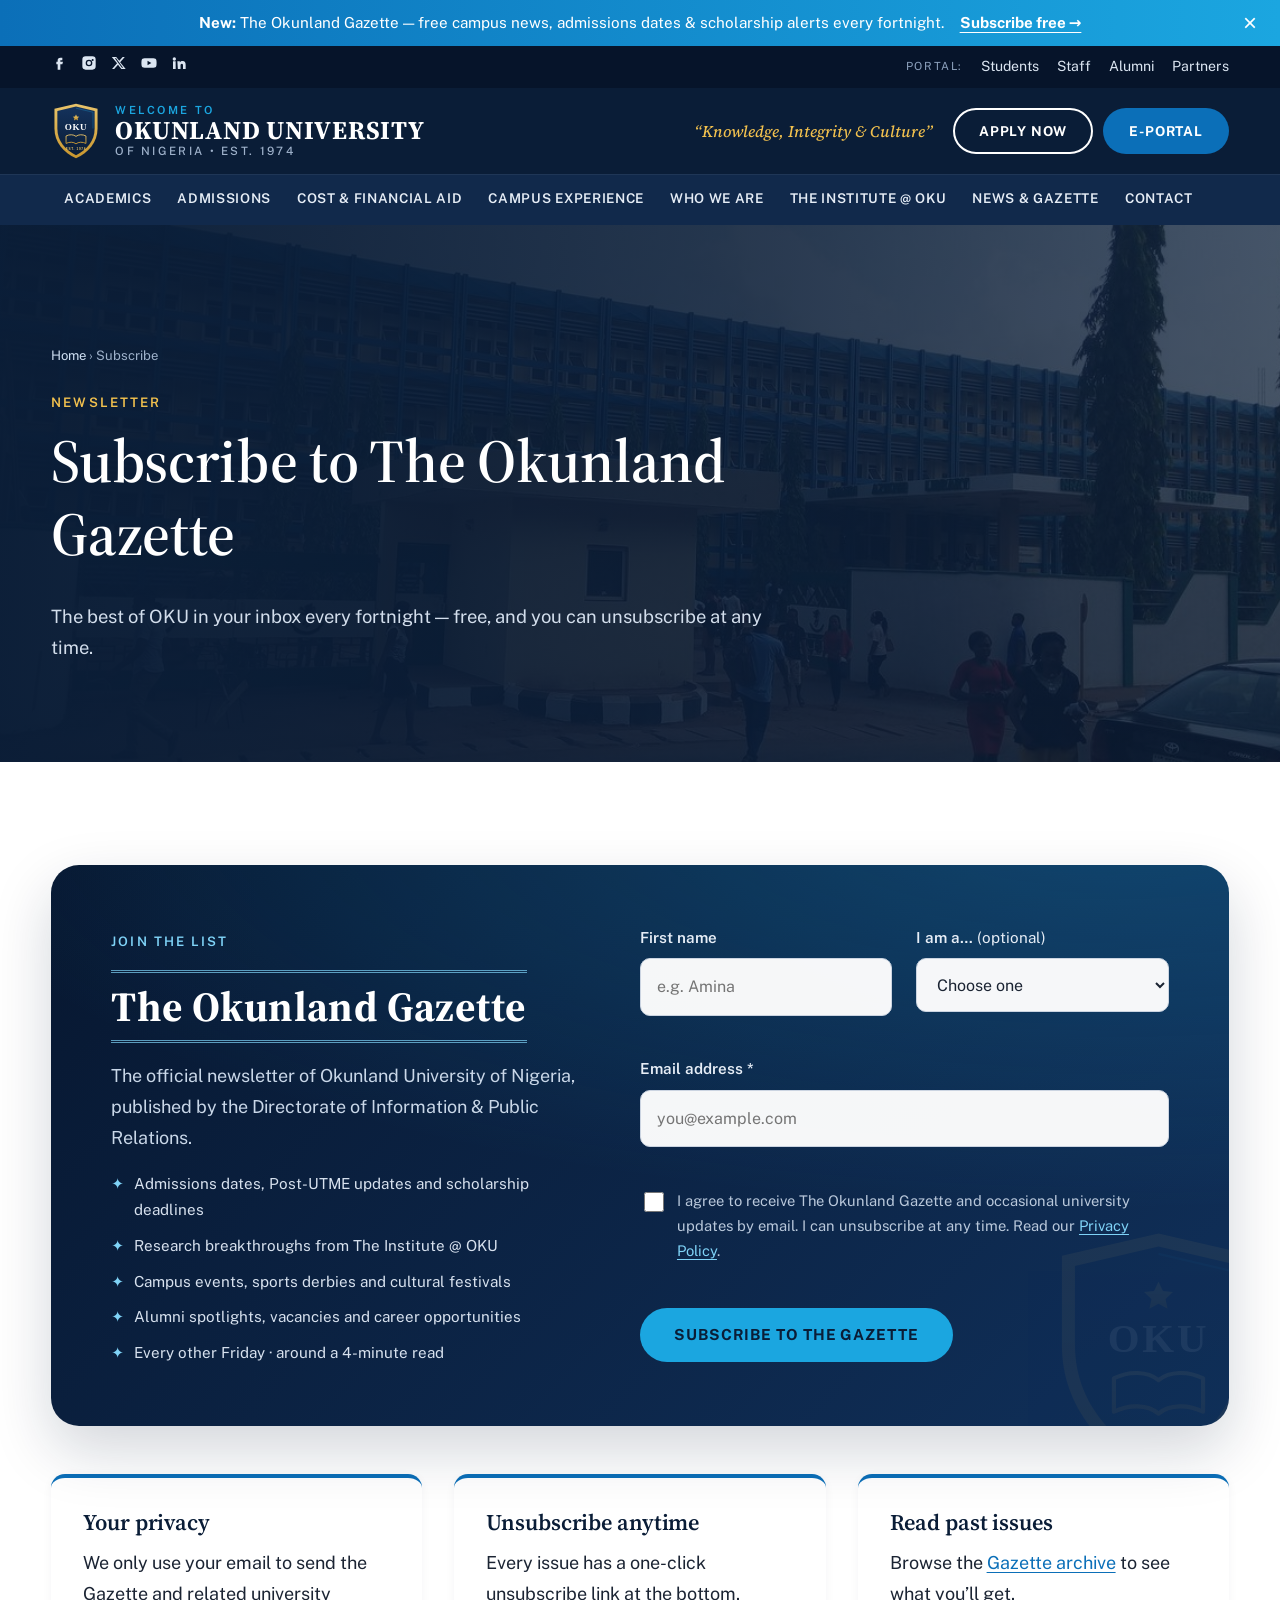
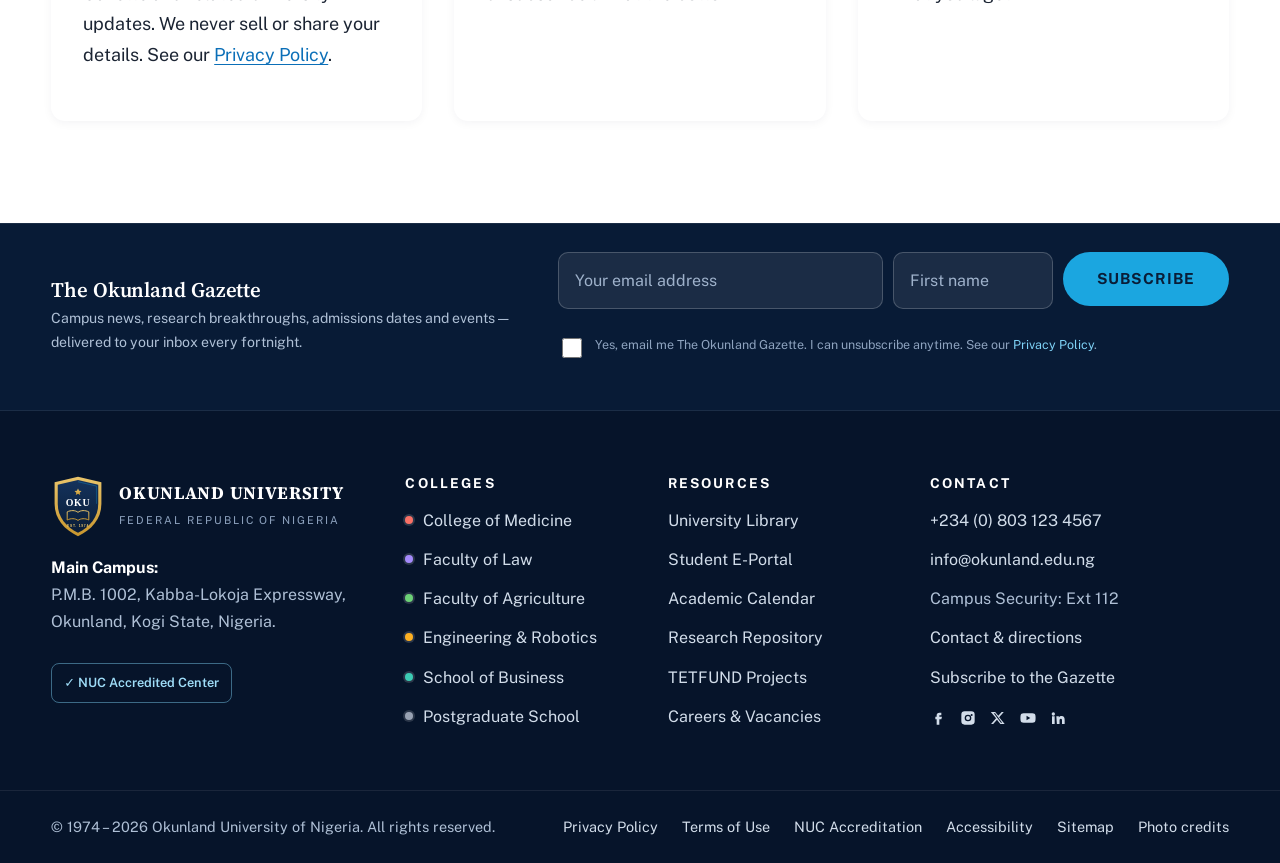
<file: subscribe.html>
<!DOCTYPE html>
<html lang="en-NG" class="no-js">
<head>
<meta charset="utf-8">
<meta name="viewport" content="width=device-width, initial-scale=1">
<title>Subscribe to The Okunland Gazette | Okunland University</title>
<meta name="description" content="Sign up for The Okunland Gazette, the free fortnightly email newsletter from Okunland University of Nigeria.">
<meta name="theme-color" content="#0A1D37">
<meta property="og:title" content="Subscribe to The Okunland Gazette | Okunland University">
<meta property="og:description" content="Sign up for The Okunland Gazette, the free fortnightly email newsletter from Okunland University of Nigeria.">
<meta property="og:image" content="img/hero-campus.jpg">
<link rel="icon" href="img/logo.svg" type="image/svg+xml">
<link rel="stylesheet" href="css/styles.css">
</head>
<body>
<a class="skip" href="#main">Skip to main content</a>
<div class="announce" id="announce"><div class="container"><span><b>New:</b> The Okunland Gazette<span class="an-long"> &mdash; free campus news, admissions dates &amp; scholarship alerts every fortnight</span>.</span><a href="subscribe.html" data-gz-cta>Subscribe free &rarr;</a><button class="x" type="button" aria-label="Dismiss announcement">&times;</button></div></div>
<div class="utility"><div class="container">
<div class="social" aria-label="Social media">
<a href="https://facebook.com" aria-label="Facebook" rel="noopener"><svg viewBox="0 0 24 24"><path d="M14 8h3V4h-3a4 4 0 0 0-4 4v2H8v4h2v8h4v-8h3l1-4h-4V8z"/></svg></a>
<a href="https://instagram.com" aria-label="Instagram" rel="noopener"><svg viewBox="0 0 24 24"><path d="M7 2h10a5 5 0 0 1 5 5v10a5 5 0 0 1-5 5H7a5 5 0 0 1-5-5V7a5 5 0 0 1 5-5zm5 5a5 5 0 1 0 0 10 5 5 0 0 0 0-10zm0 2a3 3 0 1 1 0 6 3 3 0 0 1 0-6zm5.5-3a1.5 1.5 0 1 0 0 3 1.5 1.5 0 0 0 0-3z"/></svg></a>
<a href="https://x.com" aria-label="X (Twitter)" rel="noopener"><svg viewBox="0 0 24 24"><path d="M17.5 3h3.2l-7 8 8.3 10h-6.5l-5-6.2L4.8 21H1.6l7.5-8.6L1.2 3h6.6l4.6 5.7zM16.4 19h1.8L7.6 4.9H5.7z"/></svg></a>
<a href="https://youtube.com" aria-label="YouTube" rel="noopener"><svg viewBox="0 0 24 24"><path d="M23 7.5a3 3 0 0 0-2.1-2.1C19 5 12 5 12 5s-7 0-8.9.4A3 3 0 0 0 1 7.5 31 31 0 0 0 .6 12 31 31 0 0 0 1 16.5a3 3 0 0 0 2.1 2.1C5 19 12 19 12 19s7 0 8.9-.4a3 3 0 0 0 2.1-2.1 31 31 0 0 0 .4-4.5 31 31 0 0 0-.4-4.5zM9.8 15.3V8.7L15.5 12z"/></svg></a>
<a href="https://linkedin.com" aria-label="LinkedIn" rel="noopener"><svg viewBox="0 0 24 24"><path d="M4.98 3.5a2.5 2.5 0 1 1 0 5 2.5 2.5 0 0 1 0-5zM3 9.5h4V21H3zM9.5 9.5h3.8v1.6h.1c.5-1 1.8-2 3.8-2 4 0 4.8 2.6 4.8 6V21h-4v-5.1c0-1.2 0-2.8-1.7-2.8s-2 1.3-2 2.7V21h-4z"/></svg></a>
</div>
<nav class="portals" aria-label="Portals"><span>PORTAL:</span><a href="portal.html#students">Students</a><a href="portal.html#staff">Staff</a><a href="portal.html#alumni">Alumni</a><a href="portal.html#partners">Partners</a></nav>
</div></div>
<header class="site-header">
 <div class="brandbar"><div class="container">
  <a class="brand" href="index.html" aria-label="Okunland University of Nigeria – home">
   <img src="img/logo.svg" alt="" width="50" height="58">
   <span><small>Welcome to</small><strong>OKUNLAND UNIVERSITY</strong><em>of Nigeria &bull; Est. 1974</em></span>
  </a>
  <div class="header-cta">
   <span class="motto">&ldquo;Knowledge, Integrity &amp; Culture&rdquo;</span>
   <a class="btn btn-ghost" href="admissions.html#apply">Apply Now</a>
   <a class="btn btn-blue" href="portal.html">E-Portal</a>
  </div>
  <button class="menu-toggle" type="button" aria-expanded="false" aria-controls="mainnav" aria-label="Open main menu"><span></span></button>
 </div></div>
 <nav class="mainnav" id="mainnav" aria-label="Main"><div class="container">
  <ul><li class="has-sub"><a class="top" href="academics.html">Academics</a><button class="sub-toggle" type="button" aria-expanded="false" aria-label="Show Academics sub-menu">+</button><div class="dropdown"><a href="academics.html#faculties">Colleges &amp; Faculties</a><a href="academics.html#undergraduate">Undergraduate Programmes</a><a href="academics.html#postgraduate">Postgraduate School</a><a href="academics.html#honors">Keystone Honors Academy</a><a href="academics.html#calendar">Academic Calendar</a><a href="academics.html#library">University Library</a></div></li><li class="has-sub"><a class="top" href="admissions.html">Admissions</a><button class="sub-toggle" type="button" aria-expanded="false" aria-label="Show Admissions sub-menu">+</button><div class="dropdown"><a href="admissions.html#apply">How to Apply</a><a href="admissions.html#requirements">Entry Requirements</a><a href="admissions.html#utme">JAMB / UTME &amp; Post-UTME</a><a href="admissions.html#deadlines">Key Dates &amp; Deadlines</a><a href="admissions.html#transfer">Direct Entry &amp; Transfer</a><a href="admissions.html#international">International Applicants</a><a href="admissions.html#faq">Admissions FAQ</a></div></li><li class="has-sub"><a class="top" href="cost-financial-aid.html">Cost &amp; Financial Aid</a><button class="sub-toggle" type="button" aria-expanded="false" aria-label="Show Cost & Financial Aid sub-menu">+</button><div class="dropdown"><a href="cost-financial-aid.html#fees">Tuition &amp; Fees</a><a href="cost-financial-aid.html#scholarships">Scholarships</a><a href="cost-financial-aid.html#aid">Loans &amp; Work-Study</a><a href="cost-financial-aid.html#payment">How to Pay</a><a href="cost-financial-aid.html#parents">For Parents &amp; Sponsors</a></div></li><li class="has-sub"><a class="top" href="campus-experience.html">Campus Experience</a><button class="sub-toggle" type="button" aria-expanded="false" aria-label="Show Campus Experience sub-menu">+</button><div class="dropdown"><a href="campus-experience.html#overview">Overview</a><a href="campus-experience.html#support">Holistic Student Support</a><a href="campus-experience.html#residential">Residential Life</a><a href="campus-experience.html#safety">Campus Safety</a><a href="campus-experience.html#involvement">Student Involvement</a><a href="campus-experience.html#athletics">Athletics &amp; Recreation</a><a href="campus-experience.html#events">Events Calendar</a></div></li><li class="has-sub"><a class="top" href="who-we-are.html">Who We Are</a><button class="sub-toggle" type="button" aria-expanded="false" aria-label="Show Who We Are sub-menu">+</button><div class="dropdown"><a href="who-we-are.html#history">Our History</a><a href="who-we-are.html#vc">Vice-Chancellor&rsquo;s Message</a><a href="who-we-are.html#mission">Mission, Vision &amp; Values</a><a href="who-we-are.html#leadership">Leadership</a><a href="who-we-are.html#accreditation">Accreditation</a><a href="who-we-are.html#careers">Careers &amp; Vacancies</a></div></li><li class="has-sub"><a class="top" href="research.html">The Institute @ OKU</a><button class="sub-toggle" type="button" aria-expanded="false" aria-label="Show The Institute @ OKU sub-menu">+</button><div class="dropdown"><a href="research.html#centres">Research Centres</a><a href="research.html#impact">Innovation &amp; Patents</a><a href="research.html#tetfund">TETFUND Projects</a><a href="research.html#repository">Research Repository</a><a href="research.html#partnerships">Global Partnerships</a></div></li><li class="has-sub"><a class="top" href="news.html">News &amp; Gazette</a><button class="sub-toggle" type="button" aria-expanded="false" aria-label="Show News & Gazette sub-menu">+</button><div class="dropdown"><a href="news.html#latest">Latest News</a><a href="news.html#archive">Gazette Archive</a><a href="subscribe.html">Subscribe to the Gazette</a></div></li><li class="has-sub"><a class="top" href="contact.html">Contact</a><button class="sub-toggle" type="button" aria-expanded="false" aria-label="Show Contact sub-menu">+</button><div class="dropdown"><a href="contact.html#directory">Departments Directory</a><a href="contact.html#visit">Plan Your Visit</a><a href="contact.html#map">Campus Map</a><a href="contact.html#prospectus">Request a Prospectus</a></div></li></ul>
  <div class="mobile-cta"><a class="btn btn-gold" href="admissions.html#apply">Apply Now</a><a class="btn btn-blue" href="portal.html">E-Portal</a></div>
 </div></nav>
</header>
<main id="main" tabindex="-1">
<section class="page-hero" style="--bg:url(../img/library.jpg)"><div class="container">
<nav class="crumbs" aria-label="Breadcrumb"><a href="index.html">Home</a> &rsaquo; <span aria-current="page">Subscribe</span></nav>
<span class="eyebrow">Newsletter</span><h1 class="fade-up">Subscribe to The Okunland Gazette</h1><p class="fade-up d1">The best of OKU in your inbox every fortnight &mdash; free, and you can unsubscribe at any time.</p></div></section>
<section class="section"><div class="container">
 <div class="gazette reveal">
  <div><span class="eyebrow">Join the list</span><div class="gz-mast">The Okunland Gazette</div>
  <p>The official newsletter of Okunland University of Nigeria, published by the Directorate of Information &amp; Public Relations.</p>
  <ul class="gz-perks"><li>Admissions dates, Post-UTME updates and scholarship deadlines</li><li>Research breakthroughs from The Institute @ OKU</li><li>Campus events, sports derbies and cultural festivals</li><li>Alumni spotlights, vacancies and career opportunities</li><li>Every other Friday &middot; around a 4-minute read</li></ul></div>
  <div><form class="gazette-form form" data-source="subscribe" aria-label="Subscribe to The Okunland Gazette">
<div class="hp" aria-hidden="true"><label for="sgz-web">Leave this field empty</label><input id="sgz-web" name="website" type="text" tabindex="-1" autocomplete="off"></div>
<div class="row">
 <div class="field"><label for="sgz-first">First name</label><input id="sgz-first" name="first_name" type="text" autocomplete="given-name" maxlength="60" placeholder="e.g. Amina"><div class="err-msg" aria-live="polite"></div></div>
 <div class="field"><label for="sgz-role">I am a&hellip; <span style="font-weight:400">(optional)</span></label><select id="sgz-role" name="role"><option value="">Choose one</option><option>Student</option><option>Parent</option><option>Alumni</option><option>Staff</option><option>Partner</option><option>Other</option></select></div>
</div>
<div class="field"><label for="sgz-email">Email address <span aria-hidden="true">*</span></label><input id="sgz-email" name="email" type="email" autocomplete="email" required placeholder="you@example.com"><div class="err-msg" aria-live="polite"></div></div>
<div class="field"><label class="consent" for="sgz-consent"><input id="sgz-consent" name="consent" type="checkbox" required> <span>I agree to receive The Okunland Gazette and occasional university updates by email. I can unsubscribe at any time. Read our <a href="privacy.html">Privacy Policy</a>.</span></label><div class="err-msg" aria-live="polite"></div></div>
<div><button class="btn btn-gold" type="submit">Subscribe to the Gazette</button></div>
<div class="form-status" role="status" aria-live="polite"></div>
</form></div>
 </div>
 <div class="grid g3" style="margin-top:48px">
  <div class="value reveal"><h3>Your privacy</h3><p>We only use your email to send the Gazette and related university updates. We never sell or share your details. See our <a href="privacy.html">Privacy Policy</a>.</p></div>
  <div class="value reveal"><h3>Unsubscribe anytime</h3><p>Every issue has a one-click unsubscribe link at the bottom.</p></div>
  <div class="value reveal"><h3>Read past issues</h3><p>Browse the <a href="news.html#archive">Gazette archive</a> to see what you&rsquo;ll get.</p></div>
 </div>

 <section id="gazette-admin" hidden style="margin-top:48px" aria-labelledby="admin-h">
  <div style="border:2px dashed var(--gold);border-radius:20px;padding:24px">
   <span class="badge-soft">Admin view</span>
   <h2 id="admin-h" style="margin-top:8px">Gazette sign-ups (<span data-count-subs>0</span>)</h2>
   <p data-mode style="color:var(--muted)"></p>
   <p style="color:var(--muted)">Every sign-up form on the site &mdash; announcement bar &amp; hero, slide-in pop-up, home, news, footer and this page &mdash; feeds this <b>one shared list</b>. The <i>Source</i> column shows which form was used.</p>
   <p class="gz-count" data-summary></p>
   <div class="btn-row" style="margin-bottom:24px"><button class="btn btn-navy" type="button" data-export>Export CSV</button><label class="btn btn-outline" style="margin:0;cursor:pointer">Import CSV<input type="file" accept=".csv,text/csv" data-import class="sr-only"></label><button class="btn btn-outline" type="button" data-clear>Clear local sign-ups</button></div>
   <div class="table-wrap"><table class="admin-table"><thead><tr><th>#</th><th>Email</th><th>First name</th><th>Role</th><th>Source</th><th>Signed up (UTC)</th></tr></thead><tbody></tbody></table></div>
  </div>
 </section>
</div></section>

</main>
<footer class="site-footer">
<div class="footer-gz-wrap"><div class="container">
 <div><h3>The Okunland Gazette</h3><p>Campus news, research breakthroughs, admissions dates and events &mdash; delivered to your inbox every fortnight.</p></div>
 <form class="gazette-form" data-source="footer" aria-label="Subscribe to The Okunland Gazette">
<div class="hp" aria-hidden="true"><label for="fgz-web">Website</label><input id="fgz-web" name="website" type="text" tabindex="-1" autocomplete="off"></div>
<div class="footer-gz">
 <div class="field" style="flex:1;min-width:180px"><label class="sr-only" for="fgz-email">Email address</label><input id="fgz-email" name="email" type="email" placeholder="Your email address" autocomplete="email" required><div class="err-msg" aria-live="polite"></div></div>
 <div class="field" style="flex:0 1 160px"><label class="sr-only" for="fgz-first">First name</label><input id="fgz-first" name="first_name" type="text" placeholder="First name" autocomplete="given-name" style="background:rgba(255,255,255,.08);border-color:rgba(255,255,255,.2);color:#fff"></div>
 <button class="btn btn-gold" type="submit" style="align-self:flex-start">Subscribe</button>
</div>
<div class="field"><label class="consent" for="fgz-consent"><input id="fgz-consent" name="consent" type="checkbox" required> <span>Yes, email me The Okunland Gazette. I can unsubscribe anytime. See our <a href="privacy.html">Privacy Policy</a>.</span></label><div class="err-msg" aria-live="polite"></div></div>
<div class="form-status" role="status" aria-live="polite"></div>
</form>
</div></div>
<div class="container footer-top">
 <div>
  <div class="f-brand"><img src="img/logo.svg" alt="Okunland University crest"><div><strong>OKUNLAND UNIVERSITY</strong><span>FEDERAL REPUBLIC OF NIGERIA</span></div></div>
  <p><b style="color:#fff">Main Campus:</b><br>P.M.B. 1002, Kabba-Lokoja Expressway,<br>Okunland, Kogi State, Nigeria.</p>
  <span class="nuc">&#10003; NUC Accredited Center</span>
 </div>
 <div><h4>Colleges</h4><ul>
  <li><a class="footer-fac fac-medicine" href="academics.html#medicine">College of Medicine</a></li><li><a class="footer-fac fac-law" href="academics.html#law">Faculty of Law</a></li><li><a class="footer-fac fac-agriculture" href="academics.html#agriculture">Faculty of Agriculture</a></li><li><a class="footer-fac fac-engineering" href="academics.html#engineering">Engineering &amp; Robotics</a></li><li><a class="footer-fac fac-business" href="academics.html#business">School of Business</a></li><li><a class="footer-fac fac-postgraduate" href="academics.html#postgraduate">Postgraduate School</a></li></ul></div>
 <div><h4>Resources</h4><ul>
  <li><a href="academics.html#library">University Library</a></li><li><a href="portal.html">Student E-Portal</a></li><li><a href="academics.html#calendar">Academic Calendar</a></li><li><a href="research.html#repository">Research Repository</a></li><li><a href="research.html#tetfund">TETFUND Projects</a></li><li><a href="who-we-are.html#careers">Careers &amp; Vacancies</a></li></ul></div>
 <div><h4>Contact</h4><ul>
  <li><a href="tel:+2348031234567">+234 (0) 803 123 4567</a></li><li><a href="mailto:info@okunland.edu.ng">info@okunland.edu.ng</a></li><li>Campus Security: Ext 112</li><li><a href="contact.html">Contact &amp; directions</a></li><li><a href="subscribe.html">Subscribe to the Gazette</a></li></ul>
  <div style="margin-top:16px;color:#D2DDEA"><div class="social" aria-label="Social media">
<a href="https://facebook.com" aria-label="Facebook" rel="noopener"><svg viewBox="0 0 24 24"><path d="M14 8h3V4h-3a4 4 0 0 0-4 4v2H8v4h2v8h4v-8h3l1-4h-4V8z"/></svg></a>
<a href="https://instagram.com" aria-label="Instagram" rel="noopener"><svg viewBox="0 0 24 24"><path d="M7 2h10a5 5 0 0 1 5 5v10a5 5 0 0 1-5 5H7a5 5 0 0 1-5-5V7a5 5 0 0 1 5-5zm5 5a5 5 0 1 0 0 10 5 5 0 0 0 0-10zm0 2a3 3 0 1 1 0 6 3 3 0 0 1 0-6zm5.5-3a1.5 1.5 0 1 0 0 3 1.5 1.5 0 0 0 0-3z"/></svg></a>
<a href="https://x.com" aria-label="X (Twitter)" rel="noopener"><svg viewBox="0 0 24 24"><path d="M17.5 3h3.2l-7 8 8.3 10h-6.5l-5-6.2L4.8 21H1.6l7.5-8.6L1.2 3h6.6l4.6 5.7zM16.4 19h1.8L7.6 4.9H5.7z"/></svg></a>
<a href="https://youtube.com" aria-label="YouTube" rel="noopener"><svg viewBox="0 0 24 24"><path d="M23 7.5a3 3 0 0 0-2.1-2.1C19 5 12 5 12 5s-7 0-8.9.4A3 3 0 0 0 1 7.5 31 31 0 0 0 .6 12 31 31 0 0 0 1 16.5a3 3 0 0 0 2.1 2.1C5 19 12 19 12 19s7 0 8.9-.4a3 3 0 0 0 2.1-2.1 31 31 0 0 0 .4-4.5 31 31 0 0 0-.4-4.5zM9.8 15.3V8.7L15.5 12z"/></svg></a>
<a href="https://linkedin.com" aria-label="LinkedIn" rel="noopener"><svg viewBox="0 0 24 24"><path d="M4.98 3.5a2.5 2.5 0 1 1 0 5 2.5 2.5 0 0 1 0-5zM3 9.5h4V21H3zM9.5 9.5h3.8v1.6h.1c.5-1 1.8-2 3.8-2 4 0 4.8 2.6 4.8 6V21h-4v-5.1c0-1.2 0-2.8-1.7-2.8s-2 1.3-2 2.7V21h-4z"/></svg></a>
</div></div></div>
</div>
<div class="footer-bottom" style="border-top:1px solid rgba(255,255,255,.08)"><div class="container">
 <span>&copy; 1974 &ndash; 2026 Okunland University of Nigeria. All rights reserved.</span>
 <nav aria-label="Legal"><a href="privacy.html">Privacy Policy</a><a href="terms.html">Terms of Use</a><a href="who-we-are.html#accreditation">NUC Accreditation</a><a href="accessibility.html">Accessibility</a><a href="sitemap.html">Sitemap</a><a href="sitemap.html#credits">Photo credits</a></nav>
</div></div>
</footer>
<button class="to-top" type="button" aria-label="Back to top">&uarr;</button>
<aside class="gz-pop" id="gz-pop" role="dialog" aria-modal="false" aria-labelledby="gz-pop-h" hidden>
 <div class="top"><b id="gz-pop-h">Before you go&hellip;</b><p>Join The Okunland Gazette for admissions dates, scholarships and campus news. Free, every fortnight.</p><button class="close" type="button" aria-label="Close sign-up">&times;</button></div>
 <div class="inner"><form class="gazette-form form" data-source="popup" aria-label="Subscribe to The Okunland Gazette">
<div class="hp" aria-hidden="true"><label for="pgz-web">Leave this field empty</label><input id="pgz-web" name="website" type="text" tabindex="-1" autocomplete="off"></div>
<div class="field"><label for="pgz-email">Email address</label><input id="pgz-email" name="email" type="email" autocomplete="email" required placeholder="you@example.com"><div class="err-msg" aria-live="polite"></div></div>
<div class="row"><div class="field"><label for="pgz-first">First name</label><input id="pgz-first" name="first_name" type="text" autocomplete="given-name" maxlength="60"></div>
<div class="field"><label for="pgz-role">I am a&hellip;</label><select id="pgz-role" name="role"><option value="">Optional</option><option>Student</option><option>Parent</option><option>Alumni</option><option>Staff</option><option>Partner</option><option>Other</option></select></div></div>
<div class="field"><label class="consent" for="pgz-consent"><input id="pgz-consent" name="consent" type="checkbox" required> <span>Email me the Gazette. Unsubscribe anytime. <a href="privacy.html">Privacy Policy</a></span></label><div class="err-msg" aria-live="polite"></div></div>
<button class="btn btn-gold" type="submit">Subscribe free</button>
<div class="form-status" role="status" aria-live="polite"></div>
</form><button class="later" type="button">No thanks</button></div>
</aside>
<script src="js/main.js" defer></script>
<script src="js/gazette.js" defer></script>
</body>
</html>
</file>
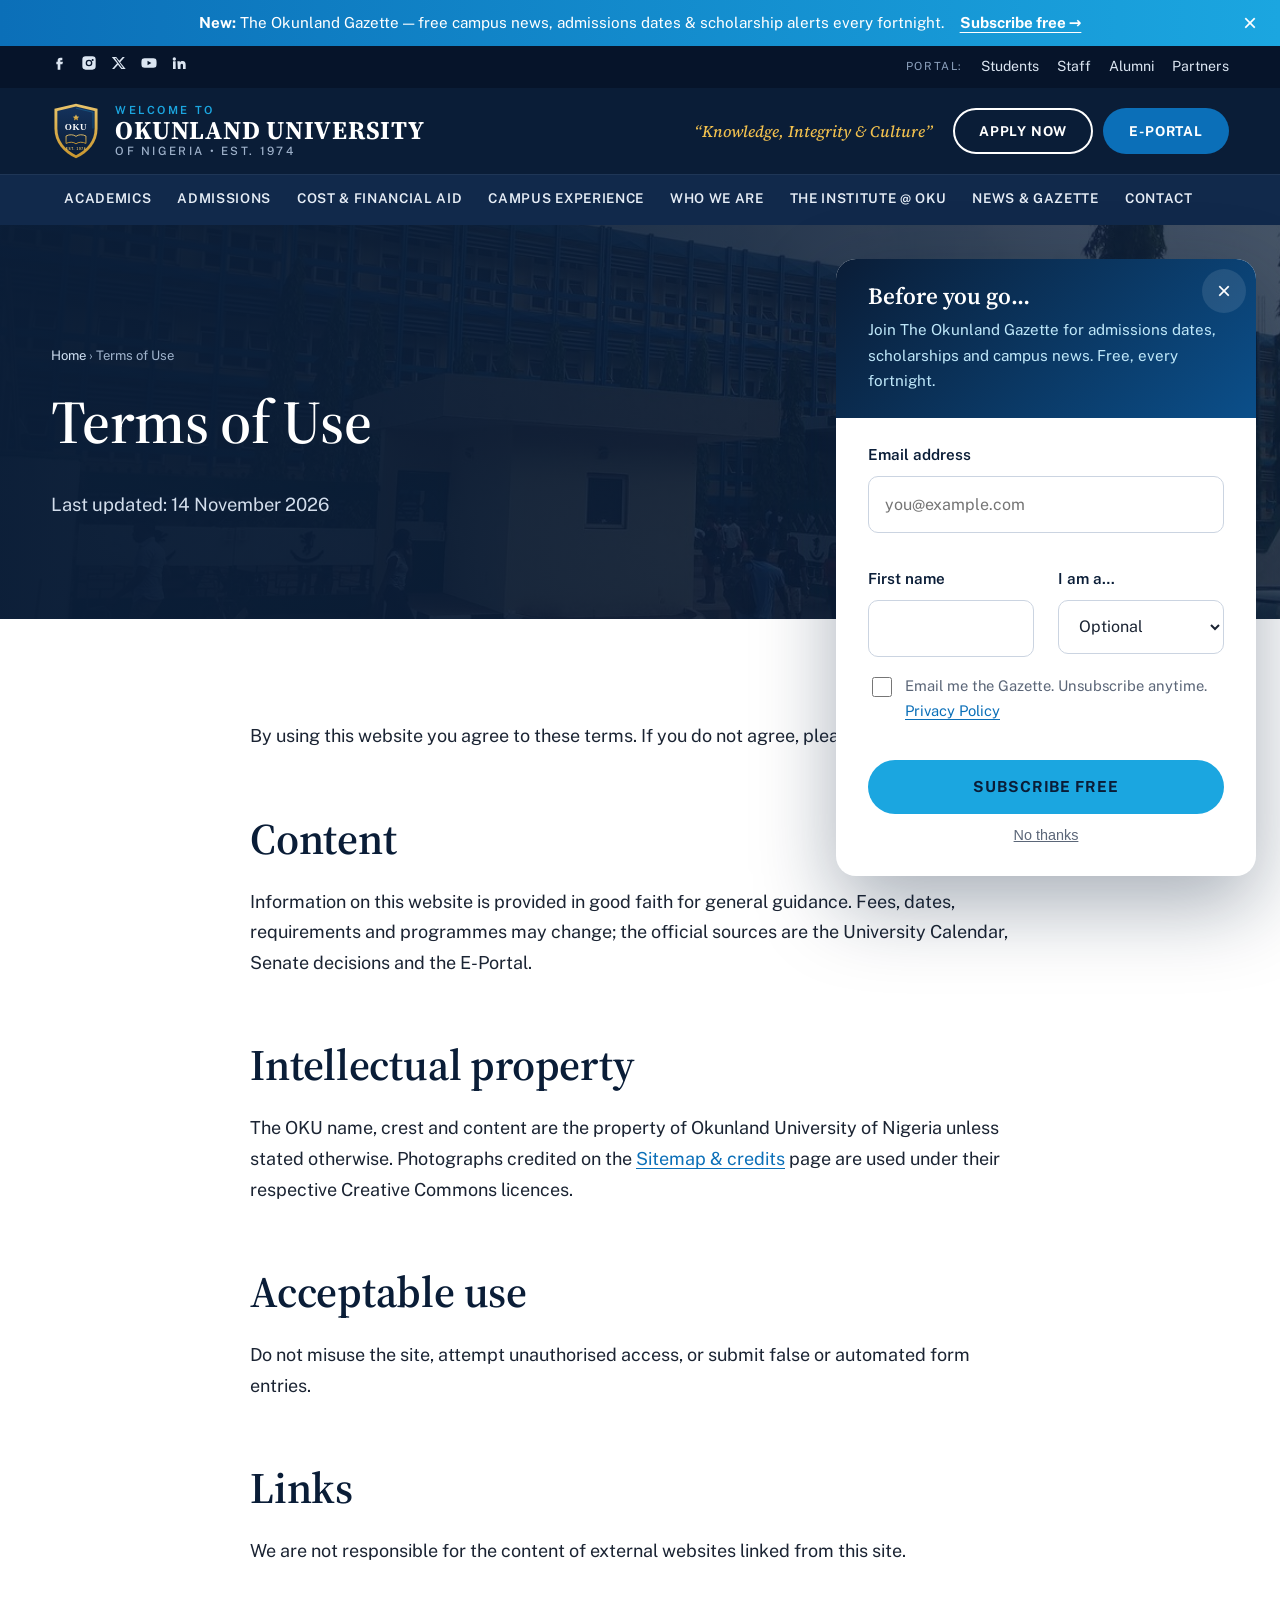
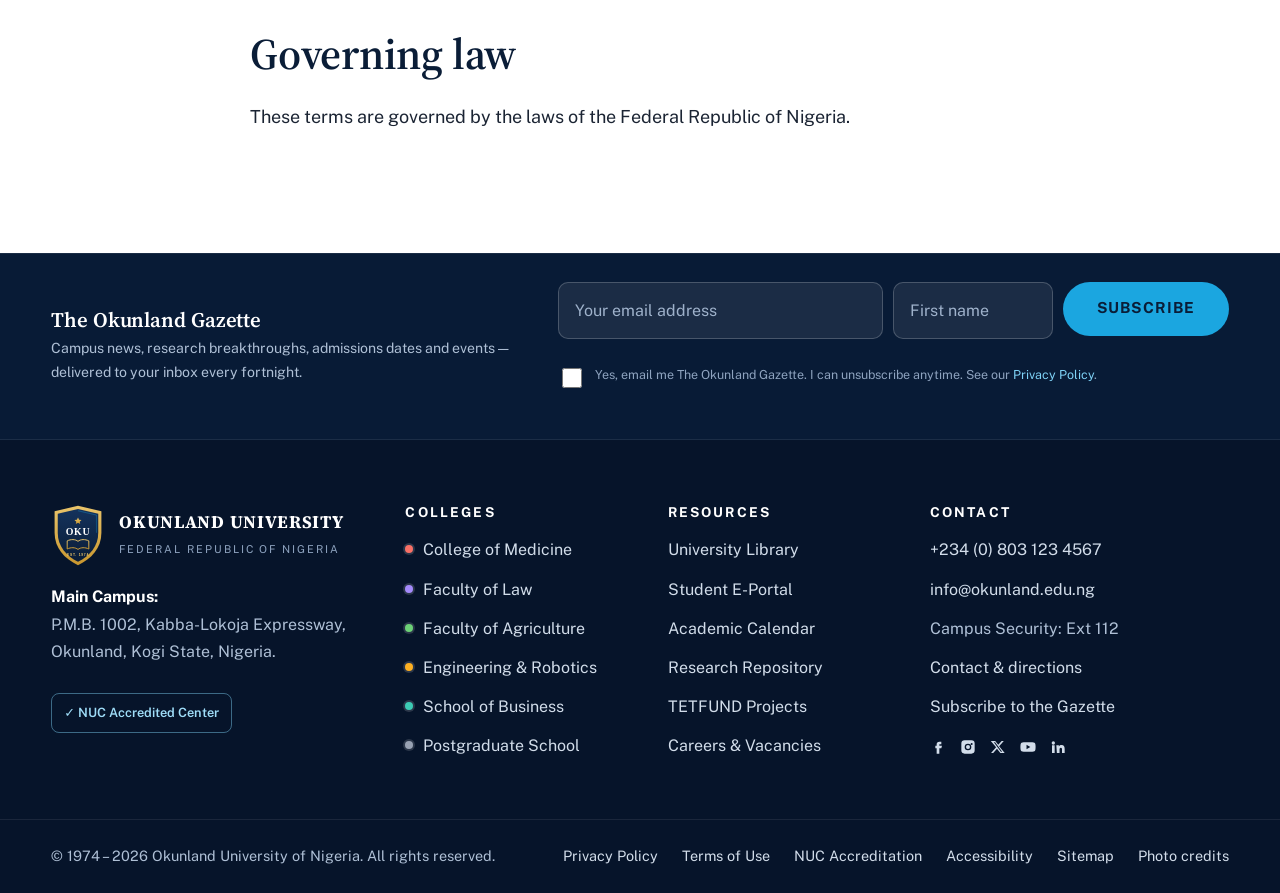
<file: terms.html>
<!DOCTYPE html>
<html lang="en-NG" class="no-js">
<head>
<meta charset="utf-8">
<meta name="viewport" content="width=device-width, initial-scale=1">
<title>Terms of Use | Okunland University of Nigeria</title>
<meta name="description" content="Terms of use for the Okunland University website.">
<meta name="theme-color" content="#0A1D37">
<meta property="og:title" content="Terms of Use | Okunland University of Nigeria">
<meta property="og:description" content="Terms of use for the Okunland University website.">
<meta property="og:image" content="img/hero-campus.jpg">
<link rel="icon" href="img/logo.svg" type="image/svg+xml">
<link rel="stylesheet" href="css/styles.css">
</head>
<body>
<a class="skip" href="#main">Skip to main content</a>
<div class="announce" id="announce"><div class="container"><span><b>New:</b> The Okunland Gazette<span class="an-long"> &mdash; free campus news, admissions dates &amp; scholarship alerts every fortnight</span>.</span><a href="subscribe.html" data-gz-cta>Subscribe free &rarr;</a><button class="x" type="button" aria-label="Dismiss announcement">&times;</button></div></div>
<div class="utility"><div class="container">
<div class="social" aria-label="Social media">
<a href="https://facebook.com" aria-label="Facebook" rel="noopener"><svg viewBox="0 0 24 24"><path d="M14 8h3V4h-3a4 4 0 0 0-4 4v2H8v4h2v8h4v-8h3l1-4h-4V8z"/></svg></a>
<a href="https://instagram.com" aria-label="Instagram" rel="noopener"><svg viewBox="0 0 24 24"><path d="M7 2h10a5 5 0 0 1 5 5v10a5 5 0 0 1-5 5H7a5 5 0 0 1-5-5V7a5 5 0 0 1 5-5zm5 5a5 5 0 1 0 0 10 5 5 0 0 0 0-10zm0 2a3 3 0 1 1 0 6 3 3 0 0 1 0-6zm5.5-3a1.5 1.5 0 1 0 0 3 1.5 1.5 0 0 0 0-3z"/></svg></a>
<a href="https://x.com" aria-label="X (Twitter)" rel="noopener"><svg viewBox="0 0 24 24"><path d="M17.5 3h3.2l-7 8 8.3 10h-6.5l-5-6.2L4.8 21H1.6l7.5-8.6L1.2 3h6.6l4.6 5.7zM16.4 19h1.8L7.6 4.9H5.7z"/></svg></a>
<a href="https://youtube.com" aria-label="YouTube" rel="noopener"><svg viewBox="0 0 24 24"><path d="M23 7.5a3 3 0 0 0-2.1-2.1C19 5 12 5 12 5s-7 0-8.9.4A3 3 0 0 0 1 7.5 31 31 0 0 0 .6 12 31 31 0 0 0 1 16.5a3 3 0 0 0 2.1 2.1C5 19 12 19 12 19s7 0 8.9-.4a3 3 0 0 0 2.1-2.1 31 31 0 0 0 .4-4.5 31 31 0 0 0-.4-4.5zM9.8 15.3V8.7L15.5 12z"/></svg></a>
<a href="https://linkedin.com" aria-label="LinkedIn" rel="noopener"><svg viewBox="0 0 24 24"><path d="M4.98 3.5a2.5 2.5 0 1 1 0 5 2.5 2.5 0 0 1 0-5zM3 9.5h4V21H3zM9.5 9.5h3.8v1.6h.1c.5-1 1.8-2 3.8-2 4 0 4.8 2.6 4.8 6V21h-4v-5.1c0-1.2 0-2.8-1.7-2.8s-2 1.3-2 2.7V21h-4z"/></svg></a>
</div>
<nav class="portals" aria-label="Portals"><span>PORTAL:</span><a href="portal.html#students">Students</a><a href="portal.html#staff">Staff</a><a href="portal.html#alumni">Alumni</a><a href="portal.html#partners">Partners</a></nav>
</div></div>
<header class="site-header">
 <div class="brandbar"><div class="container">
  <a class="brand" href="index.html" aria-label="Okunland University of Nigeria – home">
   <img src="img/logo.svg" alt="" width="50" height="58">
   <span><small>Welcome to</small><strong>OKUNLAND UNIVERSITY</strong><em>of Nigeria &bull; Est. 1974</em></span>
  </a>
  <div class="header-cta">
   <span class="motto">&ldquo;Knowledge, Integrity &amp; Culture&rdquo;</span>
   <a class="btn btn-ghost" href="admissions.html#apply">Apply Now</a>
   <a class="btn btn-blue" href="portal.html">E-Portal</a>
  </div>
  <button class="menu-toggle" type="button" aria-expanded="false" aria-controls="mainnav" aria-label="Open main menu"><span></span></button>
 </div></div>
 <nav class="mainnav" id="mainnav" aria-label="Main"><div class="container">
  <ul><li class="has-sub"><a class="top" href="academics.html">Academics</a><button class="sub-toggle" type="button" aria-expanded="false" aria-label="Show Academics sub-menu">+</button><div class="dropdown"><a href="academics.html#faculties">Colleges &amp; Faculties</a><a href="academics.html#undergraduate">Undergraduate Programmes</a><a href="academics.html#postgraduate">Postgraduate School</a><a href="academics.html#honors">Keystone Honors Academy</a><a href="academics.html#calendar">Academic Calendar</a><a href="academics.html#library">University Library</a></div></li><li class="has-sub"><a class="top" href="admissions.html">Admissions</a><button class="sub-toggle" type="button" aria-expanded="false" aria-label="Show Admissions sub-menu">+</button><div class="dropdown"><a href="admissions.html#apply">How to Apply</a><a href="admissions.html#requirements">Entry Requirements</a><a href="admissions.html#utme">JAMB / UTME &amp; Post-UTME</a><a href="admissions.html#deadlines">Key Dates &amp; Deadlines</a><a href="admissions.html#transfer">Direct Entry &amp; Transfer</a><a href="admissions.html#international">International Applicants</a><a href="admissions.html#faq">Admissions FAQ</a></div></li><li class="has-sub"><a class="top" href="cost-financial-aid.html">Cost &amp; Financial Aid</a><button class="sub-toggle" type="button" aria-expanded="false" aria-label="Show Cost & Financial Aid sub-menu">+</button><div class="dropdown"><a href="cost-financial-aid.html#fees">Tuition &amp; Fees</a><a href="cost-financial-aid.html#scholarships">Scholarships</a><a href="cost-financial-aid.html#aid">Loans &amp; Work-Study</a><a href="cost-financial-aid.html#payment">How to Pay</a><a href="cost-financial-aid.html#parents">For Parents &amp; Sponsors</a></div></li><li class="has-sub"><a class="top" href="campus-experience.html">Campus Experience</a><button class="sub-toggle" type="button" aria-expanded="false" aria-label="Show Campus Experience sub-menu">+</button><div class="dropdown"><a href="campus-experience.html#overview">Overview</a><a href="campus-experience.html#support">Holistic Student Support</a><a href="campus-experience.html#residential">Residential Life</a><a href="campus-experience.html#safety">Campus Safety</a><a href="campus-experience.html#involvement">Student Involvement</a><a href="campus-experience.html#athletics">Athletics &amp; Recreation</a><a href="campus-experience.html#events">Events Calendar</a></div></li><li class="has-sub"><a class="top" href="who-we-are.html">Who We Are</a><button class="sub-toggle" type="button" aria-expanded="false" aria-label="Show Who We Are sub-menu">+</button><div class="dropdown"><a href="who-we-are.html#history">Our History</a><a href="who-we-are.html#vc">Vice-Chancellor&rsquo;s Message</a><a href="who-we-are.html#mission">Mission, Vision &amp; Values</a><a href="who-we-are.html#leadership">Leadership</a><a href="who-we-are.html#accreditation">Accreditation</a><a href="who-we-are.html#careers">Careers &amp; Vacancies</a></div></li><li class="has-sub"><a class="top" href="research.html">The Institute @ OKU</a><button class="sub-toggle" type="button" aria-expanded="false" aria-label="Show The Institute @ OKU sub-menu">+</button><div class="dropdown"><a href="research.html#centres">Research Centres</a><a href="research.html#impact">Innovation &amp; Patents</a><a href="research.html#tetfund">TETFUND Projects</a><a href="research.html#repository">Research Repository</a><a href="research.html#partnerships">Global Partnerships</a></div></li><li class="has-sub"><a class="top" href="news.html">News &amp; Gazette</a><button class="sub-toggle" type="button" aria-expanded="false" aria-label="Show News & Gazette sub-menu">+</button><div class="dropdown"><a href="news.html#latest">Latest News</a><a href="news.html#archive">Gazette Archive</a><a href="subscribe.html">Subscribe to the Gazette</a></div></li><li class="has-sub"><a class="top" href="contact.html">Contact</a><button class="sub-toggle" type="button" aria-expanded="false" aria-label="Show Contact sub-menu">+</button><div class="dropdown"><a href="contact.html#directory">Departments Directory</a><a href="contact.html#visit">Plan Your Visit</a><a href="contact.html#map">Campus Map</a><a href="contact.html#prospectus">Request a Prospectus</a></div></li></ul>
  <div class="mobile-cta"><a class="btn btn-gold" href="admissions.html#apply">Apply Now</a><a class="btn btn-blue" href="portal.html">E-Portal</a></div>
 </div></nav>
</header>
<main id="main" tabindex="-1">
<section class="page-hero" style="--bg:url(../img/library.jpg)"><div class="container">
<nav class="crumbs" aria-label="Breadcrumb"><a href="index.html">Home</a> &rsaquo; <span aria-current="page">Terms of Use</span></nav>
<h1 class="fade-up">Terms of Use</h1><p class="fade-up d1">Last updated: 14 November 2026</p></div></section><section class="section"><div class="container prose">
<p>By using this website you agree to these terms. If you do not agree, please do not use the site.</p>
<h2>Content</h2><p>Information on this website is provided in good faith for general guidance. Fees, dates, requirements and programmes may change; the official sources are the University Calendar, Senate decisions and the E-Portal.</p>
<h2>Intellectual property</h2><p>The OKU name, crest and content are the property of Okunland University of Nigeria unless stated otherwise. Photographs credited on the <a href="sitemap.html#credits">Sitemap &amp; credits</a> page are used under their respective Creative Commons licences.</p>
<h2>Acceptable use</h2><p>Do not misuse the site, attempt unauthorised access, or submit false or automated form entries.</p>
<h2>Links</h2><p>We are not responsible for the content of external websites linked from this site.</p>
<h2>Governing law</h2><p>These terms are governed by the laws of the Federal Republic of Nigeria.</p></div></section>
</main>
<footer class="site-footer">
<div class="footer-gz-wrap"><div class="container">
 <div><h3>The Okunland Gazette</h3><p>Campus news, research breakthroughs, admissions dates and events &mdash; delivered to your inbox every fortnight.</p></div>
 <form class="gazette-form" data-source="footer" aria-label="Subscribe to The Okunland Gazette">
<div class="hp" aria-hidden="true"><label for="fgz-web">Website</label><input id="fgz-web" name="website" type="text" tabindex="-1" autocomplete="off"></div>
<div class="footer-gz">
 <div class="field" style="flex:1;min-width:180px"><label class="sr-only" for="fgz-email">Email address</label><input id="fgz-email" name="email" type="email" placeholder="Your email address" autocomplete="email" required><div class="err-msg" aria-live="polite"></div></div>
 <div class="field" style="flex:0 1 160px"><label class="sr-only" for="fgz-first">First name</label><input id="fgz-first" name="first_name" type="text" placeholder="First name" autocomplete="given-name" style="background:rgba(255,255,255,.08);border-color:rgba(255,255,255,.2);color:#fff"></div>
 <button class="btn btn-gold" type="submit" style="align-self:flex-start">Subscribe</button>
</div>
<div class="field"><label class="consent" for="fgz-consent"><input id="fgz-consent" name="consent" type="checkbox" required> <span>Yes, email me The Okunland Gazette. I can unsubscribe anytime. See our <a href="privacy.html">Privacy Policy</a>.</span></label><div class="err-msg" aria-live="polite"></div></div>
<div class="form-status" role="status" aria-live="polite"></div>
</form>
</div></div>
<div class="container footer-top">
 <div>
  <div class="f-brand"><img src="img/logo.svg" alt="Okunland University crest"><div><strong>OKUNLAND UNIVERSITY</strong><span>FEDERAL REPUBLIC OF NIGERIA</span></div></div>
  <p><b style="color:#fff">Main Campus:</b><br>P.M.B. 1002, Kabba-Lokoja Expressway,<br>Okunland, Kogi State, Nigeria.</p>
  <span class="nuc">&#10003; NUC Accredited Center</span>
 </div>
 <div><h4>Colleges</h4><ul>
  <li><a class="footer-fac fac-medicine" href="academics.html#medicine">College of Medicine</a></li><li><a class="footer-fac fac-law" href="academics.html#law">Faculty of Law</a></li><li><a class="footer-fac fac-agriculture" href="academics.html#agriculture">Faculty of Agriculture</a></li><li><a class="footer-fac fac-engineering" href="academics.html#engineering">Engineering &amp; Robotics</a></li><li><a class="footer-fac fac-business" href="academics.html#business">School of Business</a></li><li><a class="footer-fac fac-postgraduate" href="academics.html#postgraduate">Postgraduate School</a></li></ul></div>
 <div><h4>Resources</h4><ul>
  <li><a href="academics.html#library">University Library</a></li><li><a href="portal.html">Student E-Portal</a></li><li><a href="academics.html#calendar">Academic Calendar</a></li><li><a href="research.html#repository">Research Repository</a></li><li><a href="research.html#tetfund">TETFUND Projects</a></li><li><a href="who-we-are.html#careers">Careers &amp; Vacancies</a></li></ul></div>
 <div><h4>Contact</h4><ul>
  <li><a href="tel:+2348031234567">+234 (0) 803 123 4567</a></li><li><a href="mailto:info@okunland.edu.ng">info@okunland.edu.ng</a></li><li>Campus Security: Ext 112</li><li><a href="contact.html">Contact &amp; directions</a></li><li><a href="subscribe.html">Subscribe to the Gazette</a></li></ul>
  <div style="margin-top:16px;color:#D2DDEA"><div class="social" aria-label="Social media">
<a href="https://facebook.com" aria-label="Facebook" rel="noopener"><svg viewBox="0 0 24 24"><path d="M14 8h3V4h-3a4 4 0 0 0-4 4v2H8v4h2v8h4v-8h3l1-4h-4V8z"/></svg></a>
<a href="https://instagram.com" aria-label="Instagram" rel="noopener"><svg viewBox="0 0 24 24"><path d="M7 2h10a5 5 0 0 1 5 5v10a5 5 0 0 1-5 5H7a5 5 0 0 1-5-5V7a5 5 0 0 1 5-5zm5 5a5 5 0 1 0 0 10 5 5 0 0 0 0-10zm0 2a3 3 0 1 1 0 6 3 3 0 0 1 0-6zm5.5-3a1.5 1.5 0 1 0 0 3 1.5 1.5 0 0 0 0-3z"/></svg></a>
<a href="https://x.com" aria-label="X (Twitter)" rel="noopener"><svg viewBox="0 0 24 24"><path d="M17.5 3h3.2l-7 8 8.3 10h-6.5l-5-6.2L4.8 21H1.6l7.5-8.6L1.2 3h6.6l4.6 5.7zM16.4 19h1.8L7.6 4.9H5.7z"/></svg></a>
<a href="https://youtube.com" aria-label="YouTube" rel="noopener"><svg viewBox="0 0 24 24"><path d="M23 7.5a3 3 0 0 0-2.1-2.1C19 5 12 5 12 5s-7 0-8.9.4A3 3 0 0 0 1 7.5 31 31 0 0 0 .6 12 31 31 0 0 0 1 16.5a3 3 0 0 0 2.1 2.1C5 19 12 19 12 19s7 0 8.9-.4a3 3 0 0 0 2.1-2.1 31 31 0 0 0 .4-4.5 31 31 0 0 0-.4-4.5zM9.8 15.3V8.7L15.5 12z"/></svg></a>
<a href="https://linkedin.com" aria-label="LinkedIn" rel="noopener"><svg viewBox="0 0 24 24"><path d="M4.98 3.5a2.5 2.5 0 1 1 0 5 2.5 2.5 0 0 1 0-5zM3 9.5h4V21H3zM9.5 9.5h3.8v1.6h.1c.5-1 1.8-2 3.8-2 4 0 4.8 2.6 4.8 6V21h-4v-5.1c0-1.2 0-2.8-1.7-2.8s-2 1.3-2 2.7V21h-4z"/></svg></a>
</div></div></div>
</div>
<div class="footer-bottom" style="border-top:1px solid rgba(255,255,255,.08)"><div class="container">
 <span>&copy; 1974 &ndash; 2026 Okunland University of Nigeria. All rights reserved.</span>
 <nav aria-label="Legal"><a href="privacy.html">Privacy Policy</a><a href="terms.html">Terms of Use</a><a href="who-we-are.html#accreditation">NUC Accreditation</a><a href="accessibility.html">Accessibility</a><a href="sitemap.html">Sitemap</a><a href="sitemap.html#credits">Photo credits</a></nav>
</div></div>
</footer>
<button class="to-top" type="button" aria-label="Back to top">&uarr;</button>
<aside class="gz-pop" id="gz-pop" role="dialog" aria-modal="false" aria-labelledby="gz-pop-h" hidden>
 <div class="top"><b id="gz-pop-h">Before you go&hellip;</b><p>Join The Okunland Gazette for admissions dates, scholarships and campus news. Free, every fortnight.</p><button class="close" type="button" aria-label="Close sign-up">&times;</button></div>
 <div class="inner"><form class="gazette-form form" data-source="popup" aria-label="Subscribe to The Okunland Gazette">
<div class="hp" aria-hidden="true"><label for="pgz-web">Leave this field empty</label><input id="pgz-web" name="website" type="text" tabindex="-1" autocomplete="off"></div>
<div class="field"><label for="pgz-email">Email address</label><input id="pgz-email" name="email" type="email" autocomplete="email" required placeholder="you@example.com"><div class="err-msg" aria-live="polite"></div></div>
<div class="row"><div class="field"><label for="pgz-first">First name</label><input id="pgz-first" name="first_name" type="text" autocomplete="given-name" maxlength="60"></div>
<div class="field"><label for="pgz-role">I am a&hellip;</label><select id="pgz-role" name="role"><option value="">Optional</option><option>Student</option><option>Parent</option><option>Alumni</option><option>Staff</option><option>Partner</option><option>Other</option></select></div></div>
<div class="field"><label class="consent" for="pgz-consent"><input id="pgz-consent" name="consent" type="checkbox" required> <span>Email me the Gazette. Unsubscribe anytime. <a href="privacy.html">Privacy Policy</a></span></label><div class="err-msg" aria-live="polite"></div></div>
<button class="btn btn-gold" type="submit">Subscribe free</button>
<div class="form-status" role="status" aria-live="polite"></div>
</form><button class="later" type="button">No thanks</button></div>
</aside>
<script src="js/main.js" defer></script>
<script src="js/gazette.js" defer></script>
</body>
</html>
</file>
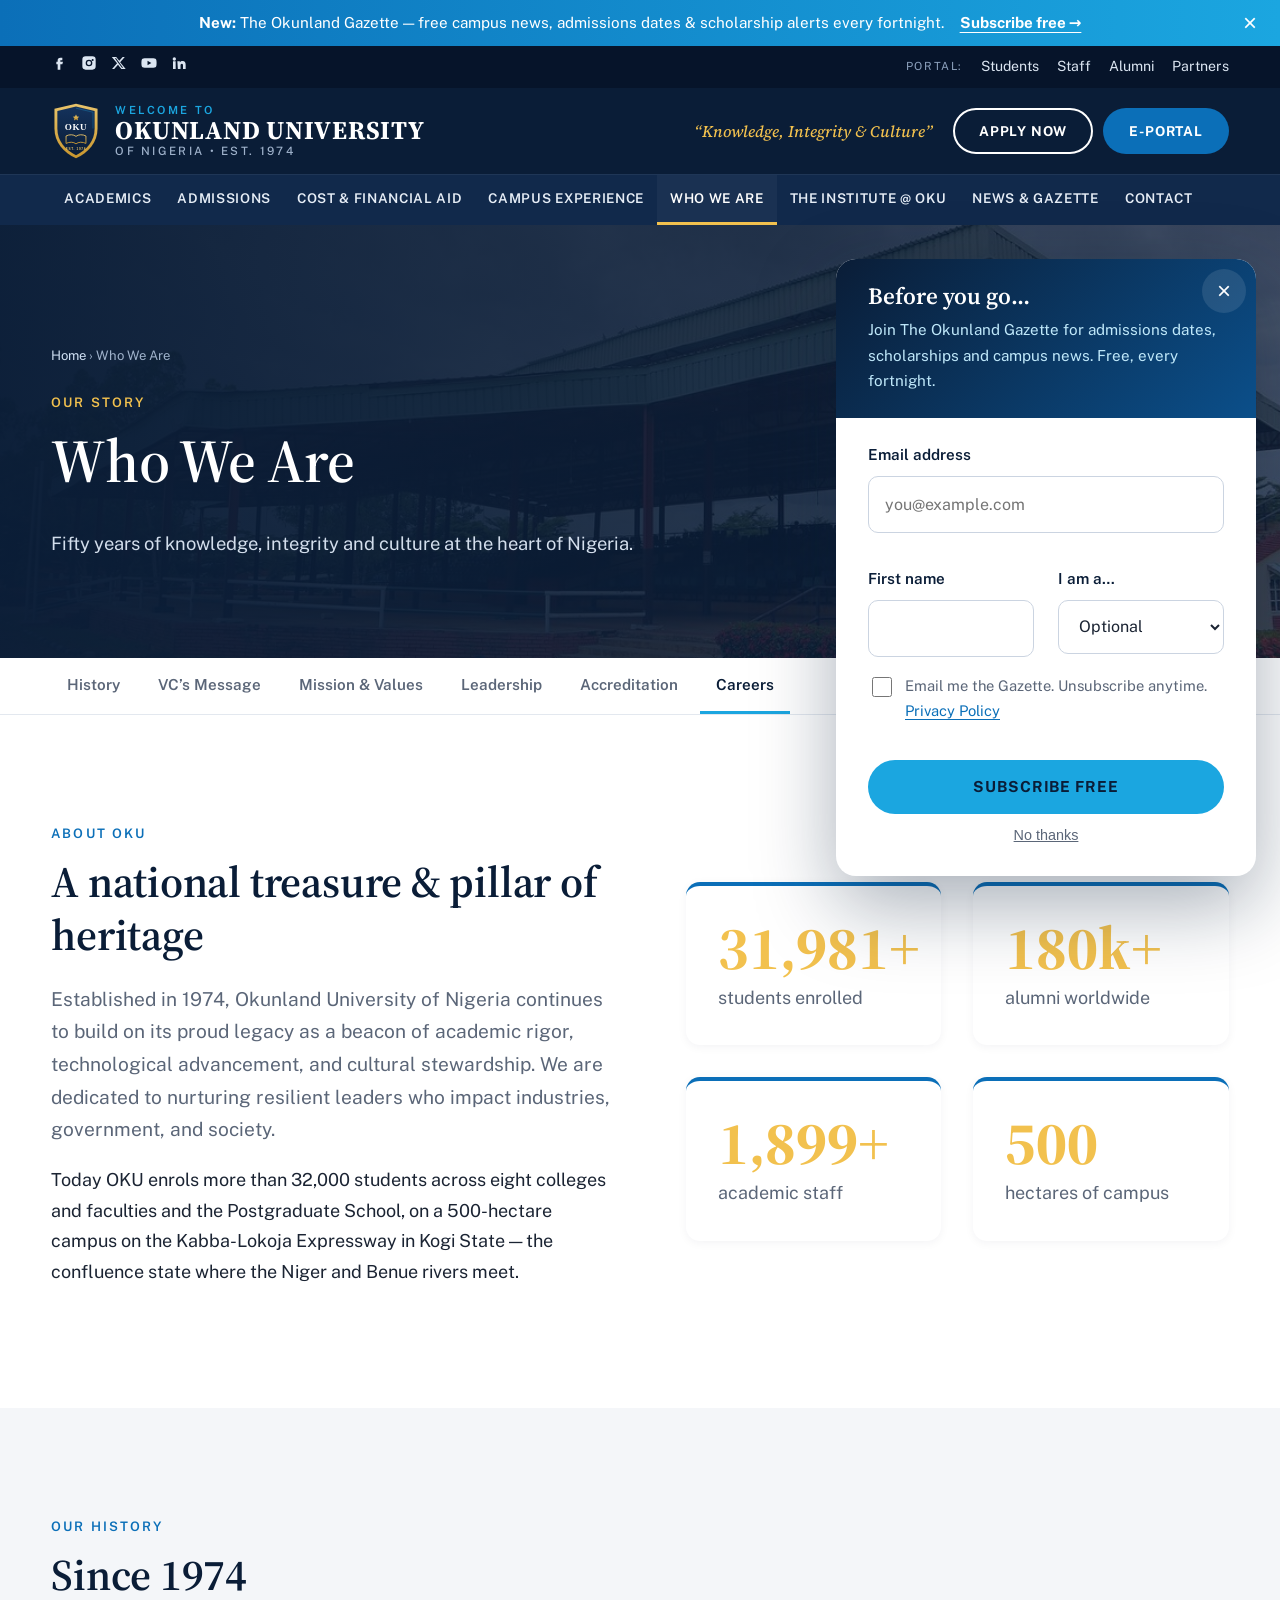
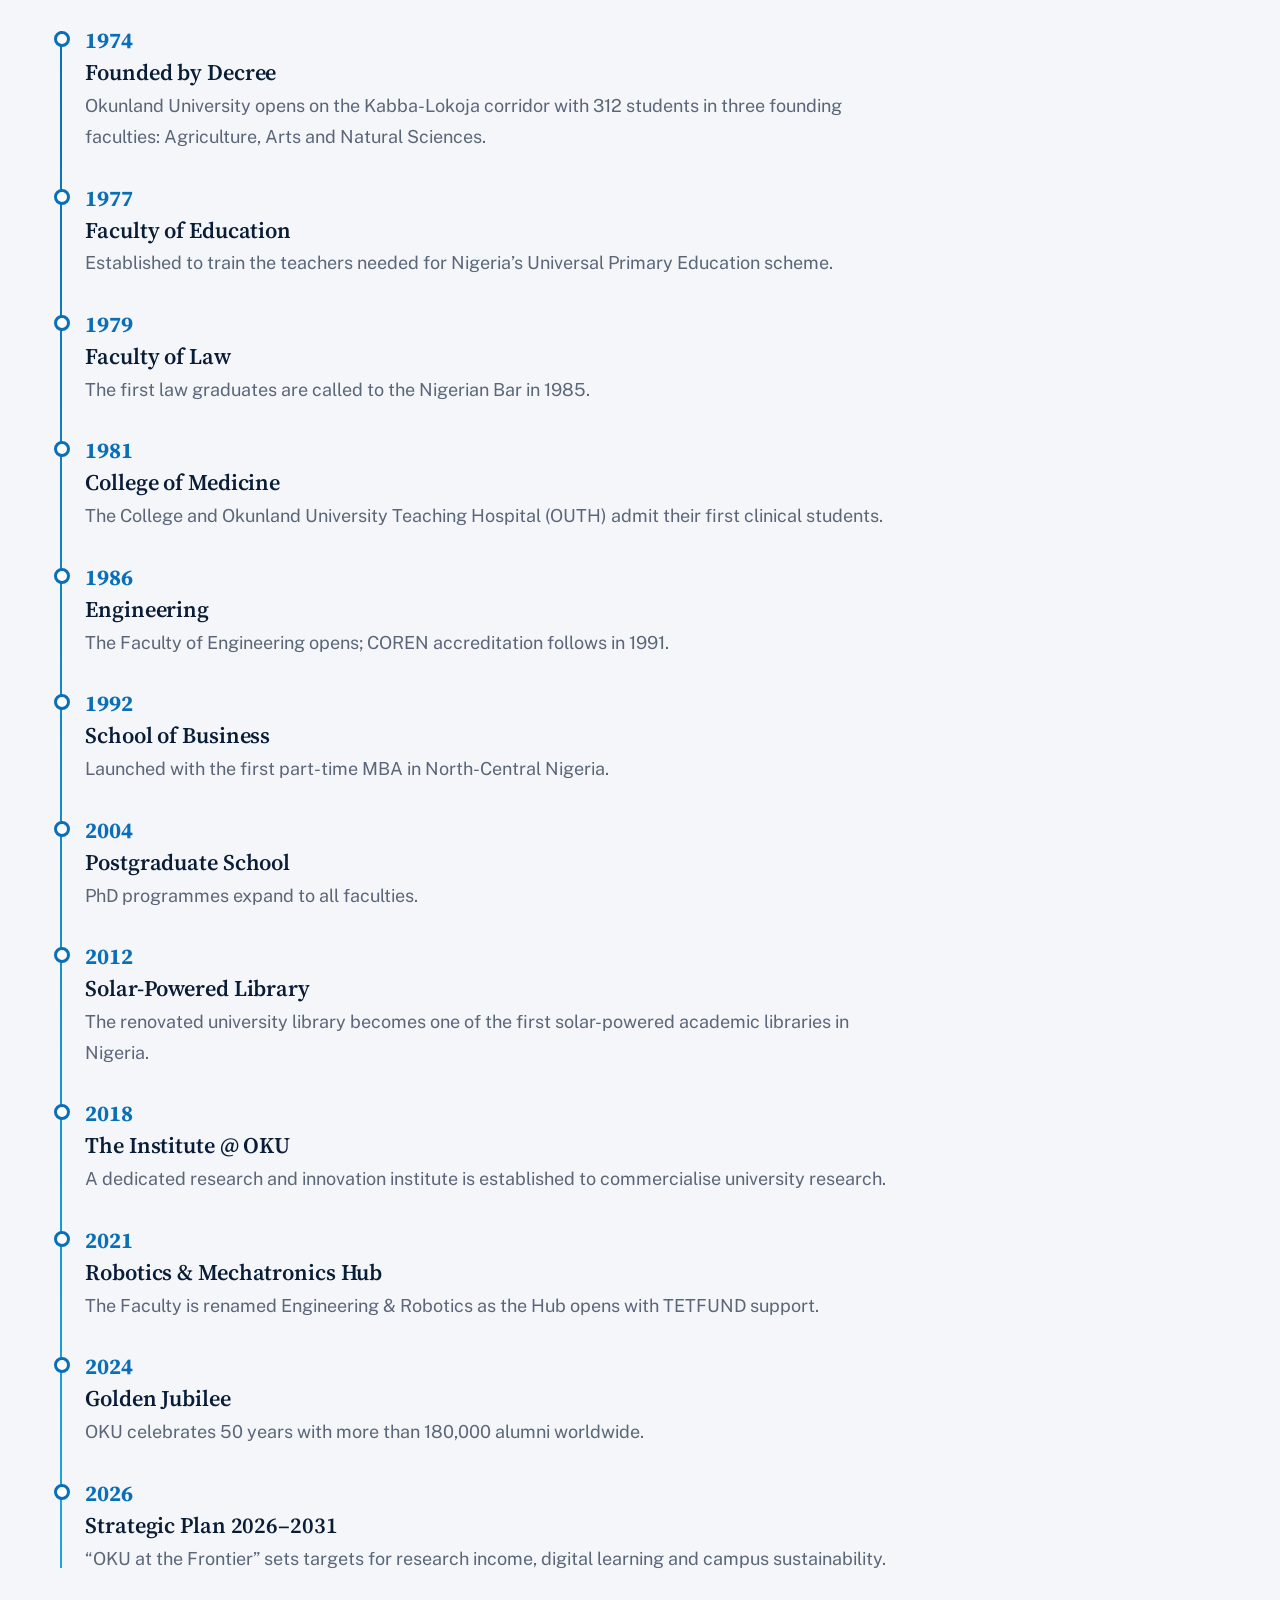
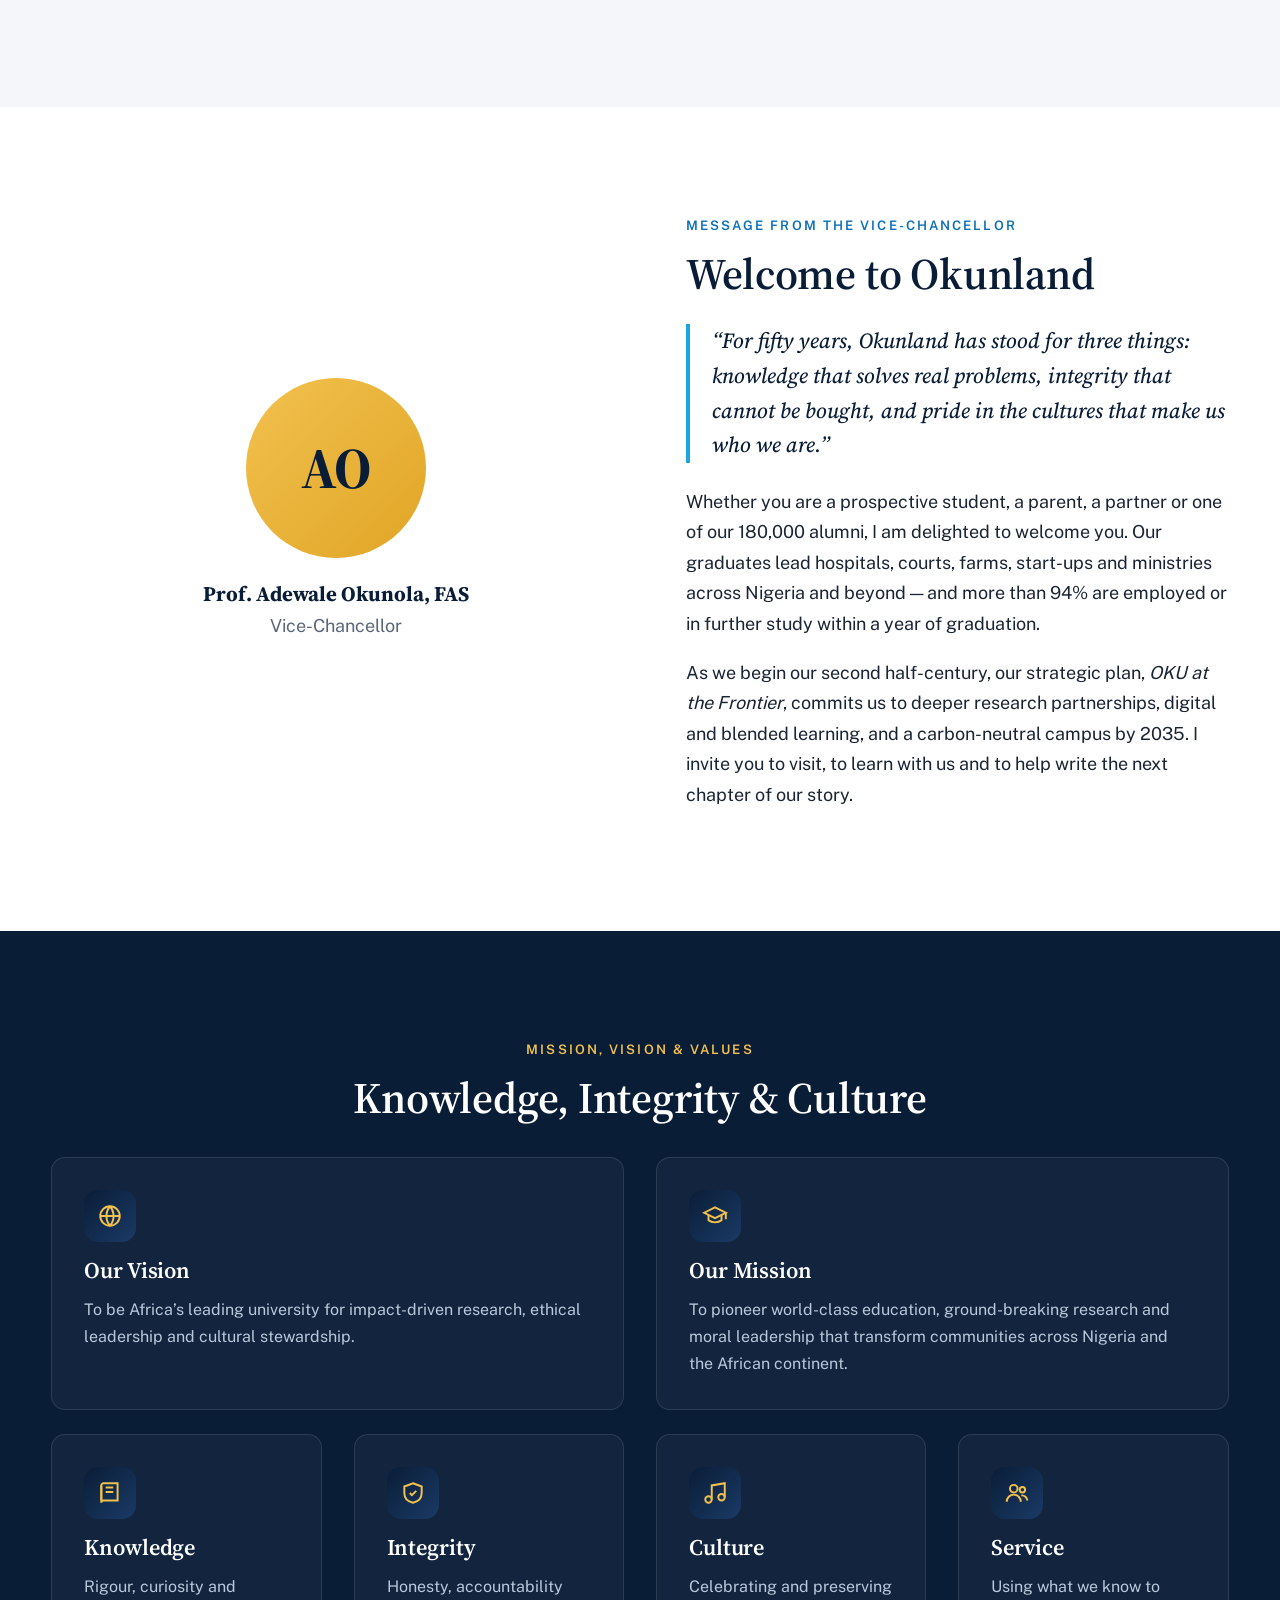
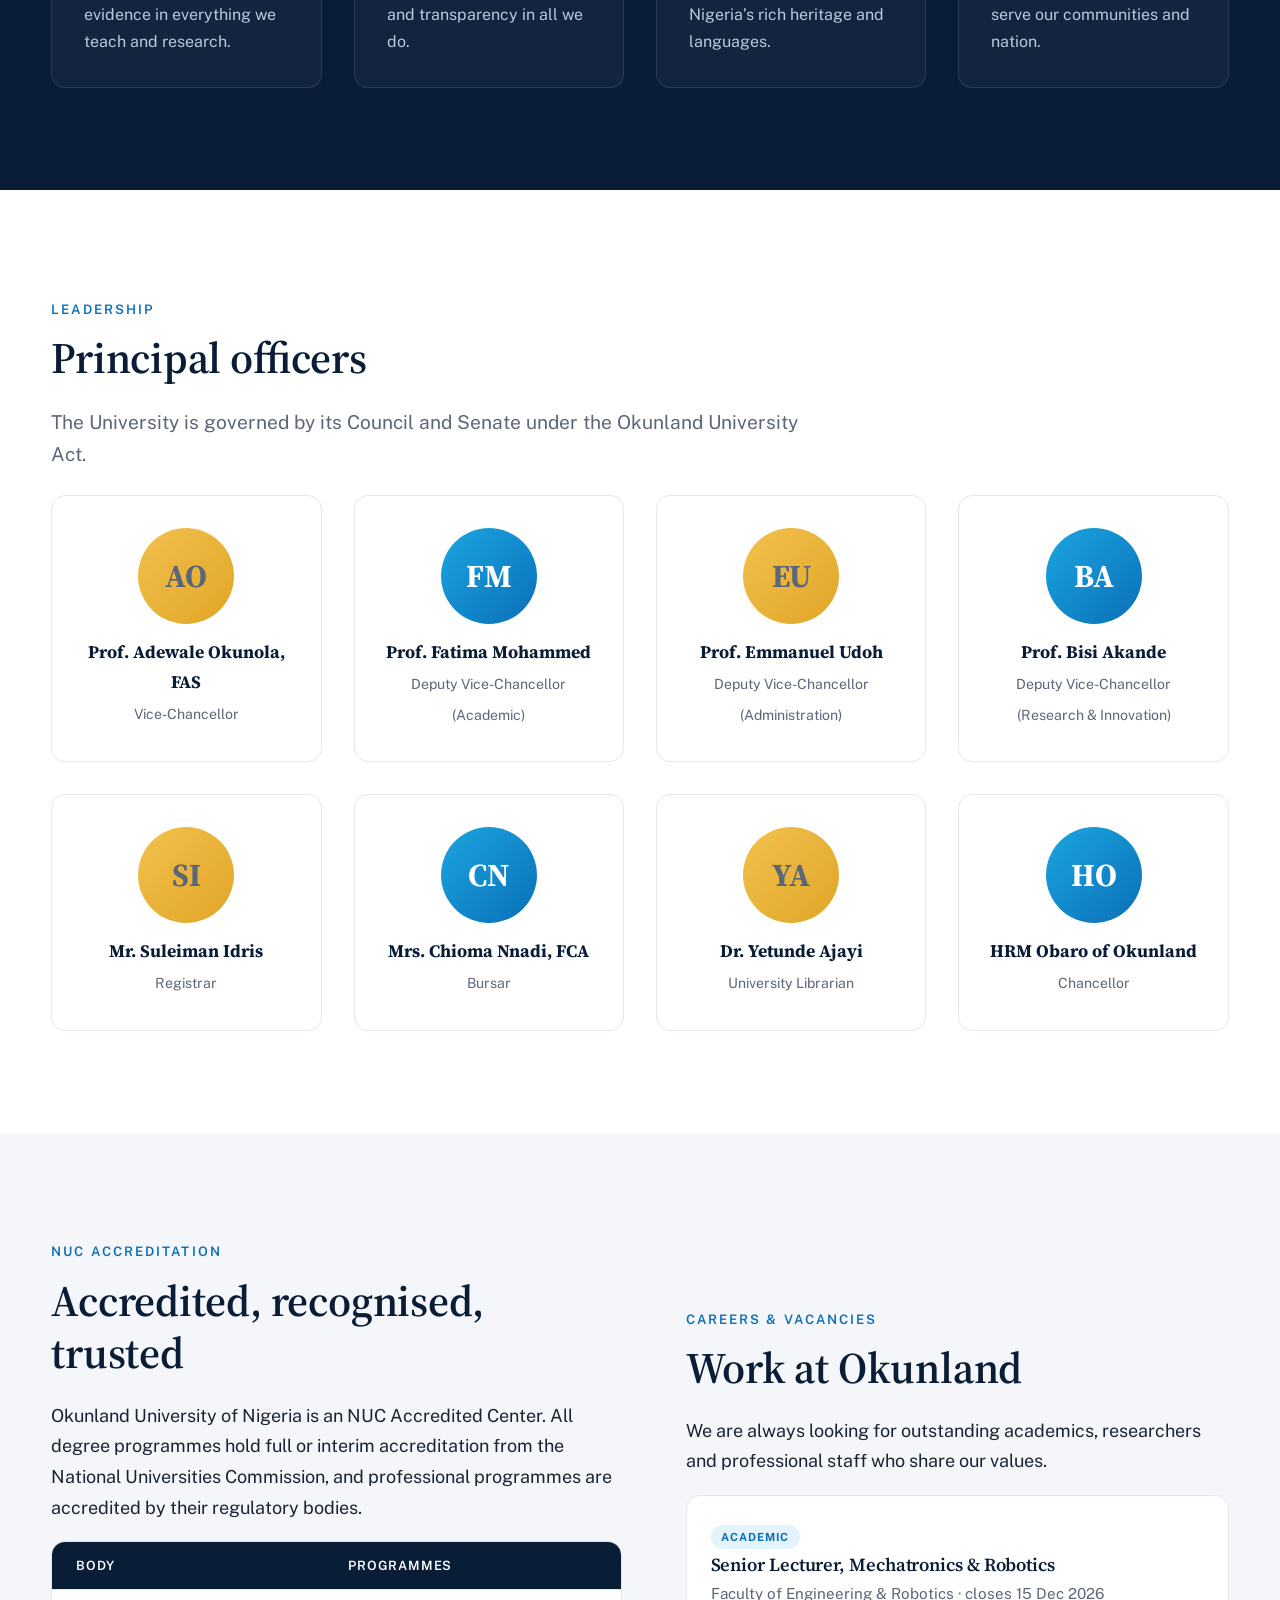
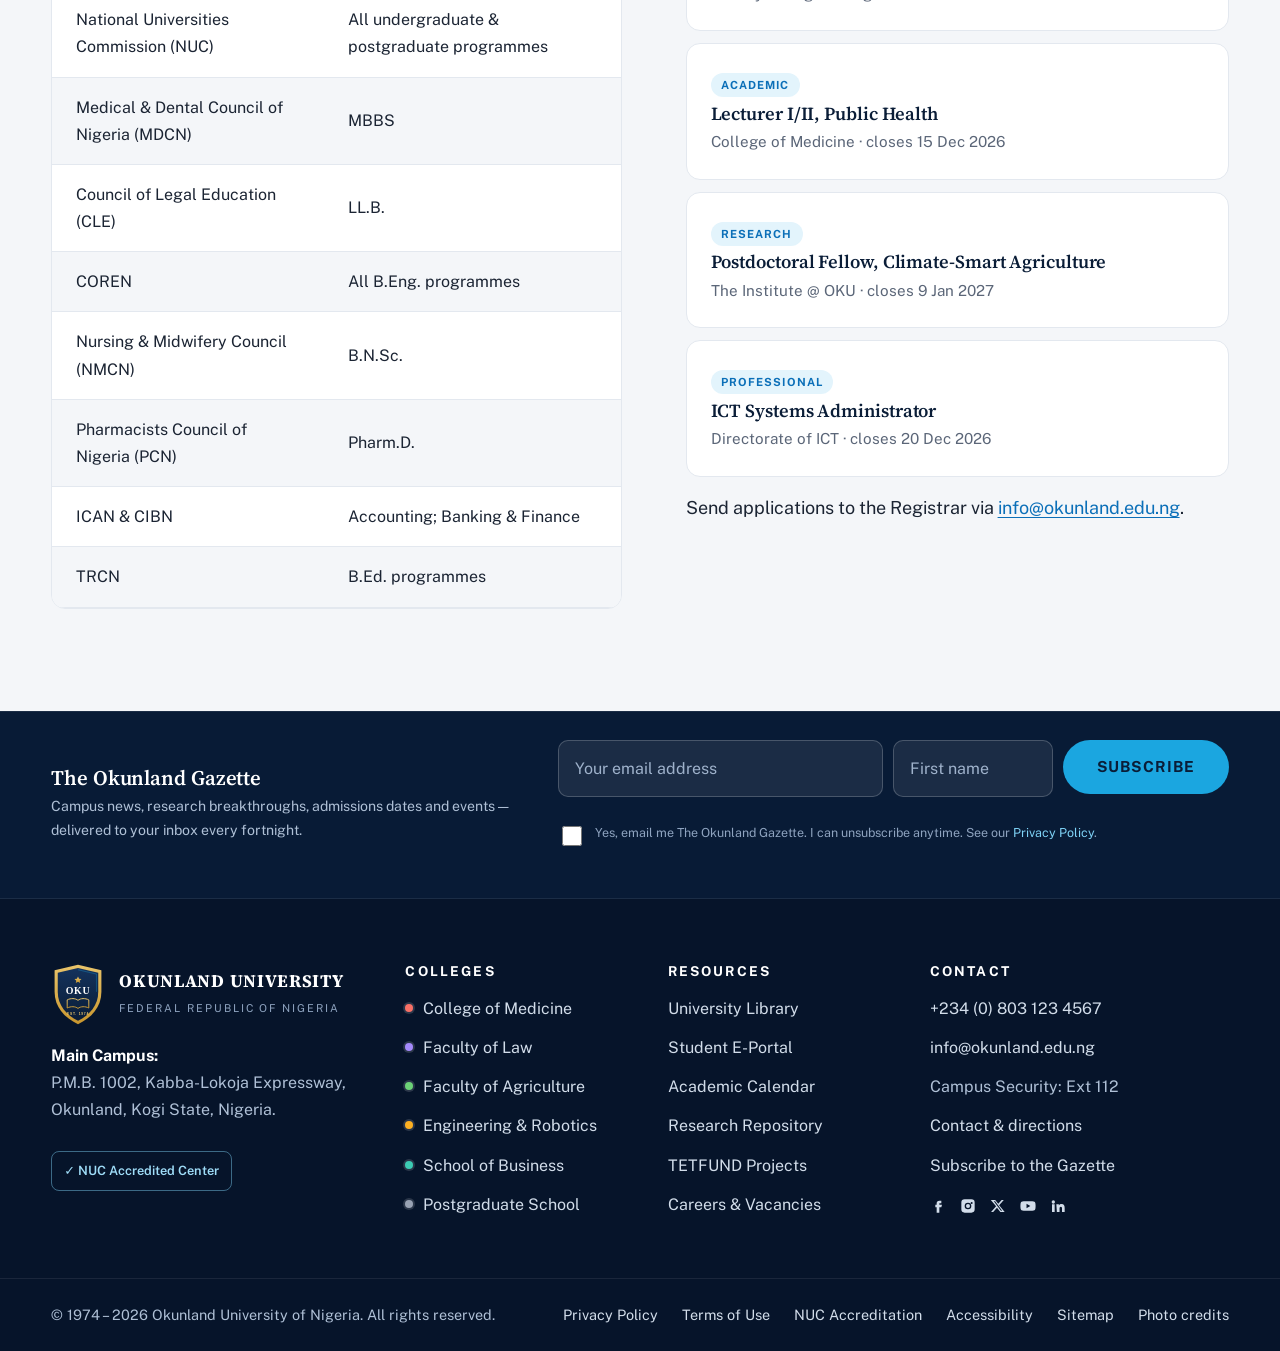
<file: who-we-are.html>
<!DOCTYPE html>
<html lang="en-NG" class="no-js">
<head>
<meta charset="utf-8">
<meta name="viewport" content="width=device-width, initial-scale=1">
<title>Who We Are | Okunland University of Nigeria</title>
<meta name="description" content="OKU history since 1974, message from the Vice-Chancellor, mission, vision and values, leadership, NUC accreditation and careers.">
<meta name="theme-color" content="#0A1D37">
<meta property="og:title" content="Who We Are | Okunland University of Nigeria">
<meta property="og:description" content="OKU history since 1974, message from the Vice-Chancellor, mission, vision and values, leadership, NUC accreditation and careers.">
<meta property="og:image" content="img/hero-campus.jpg">
<link rel="icon" href="img/logo.svg" type="image/svg+xml">
<link rel="stylesheet" href="css/styles.css">
</head>
<body>
<a class="skip" href="#main">Skip to main content</a>
<div class="announce" id="announce"><div class="container"><span><b>New:</b> The Okunland Gazette<span class="an-long"> &mdash; free campus news, admissions dates &amp; scholarship alerts every fortnight</span>.</span><a href="subscribe.html" data-gz-cta>Subscribe free &rarr;</a><button class="x" type="button" aria-label="Dismiss announcement">&times;</button></div></div>
<div class="utility"><div class="container">
<div class="social" aria-label="Social media">
<a href="https://facebook.com" aria-label="Facebook" rel="noopener"><svg viewBox="0 0 24 24"><path d="M14 8h3V4h-3a4 4 0 0 0-4 4v2H8v4h2v8h4v-8h3l1-4h-4V8z"/></svg></a>
<a href="https://instagram.com" aria-label="Instagram" rel="noopener"><svg viewBox="0 0 24 24"><path d="M7 2h10a5 5 0 0 1 5 5v10a5 5 0 0 1-5 5H7a5 5 0 0 1-5-5V7a5 5 0 0 1 5-5zm5 5a5 5 0 1 0 0 10 5 5 0 0 0 0-10zm0 2a3 3 0 1 1 0 6 3 3 0 0 1 0-6zm5.5-3a1.5 1.5 0 1 0 0 3 1.5 1.5 0 0 0 0-3z"/></svg></a>
<a href="https://x.com" aria-label="X (Twitter)" rel="noopener"><svg viewBox="0 0 24 24"><path d="M17.5 3h3.2l-7 8 8.3 10h-6.5l-5-6.2L4.8 21H1.6l7.5-8.6L1.2 3h6.6l4.6 5.7zM16.4 19h1.8L7.6 4.9H5.7z"/></svg></a>
<a href="https://youtube.com" aria-label="YouTube" rel="noopener"><svg viewBox="0 0 24 24"><path d="M23 7.5a3 3 0 0 0-2.1-2.1C19 5 12 5 12 5s-7 0-8.9.4A3 3 0 0 0 1 7.5 31 31 0 0 0 .6 12 31 31 0 0 0 1 16.5a3 3 0 0 0 2.1 2.1C5 19 12 19 12 19s7 0 8.9-.4a3 3 0 0 0 2.1-2.1 31 31 0 0 0 .4-4.5 31 31 0 0 0-.4-4.5zM9.8 15.3V8.7L15.5 12z"/></svg></a>
<a href="https://linkedin.com" aria-label="LinkedIn" rel="noopener"><svg viewBox="0 0 24 24"><path d="M4.98 3.5a2.5 2.5 0 1 1 0 5 2.5 2.5 0 0 1 0-5zM3 9.5h4V21H3zM9.5 9.5h3.8v1.6h.1c.5-1 1.8-2 3.8-2 4 0 4.8 2.6 4.8 6V21h-4v-5.1c0-1.2 0-2.8-1.7-2.8s-2 1.3-2 2.7V21h-4z"/></svg></a>
</div>
<nav class="portals" aria-label="Portals"><span>PORTAL:</span><a href="portal.html#students">Students</a><a href="portal.html#staff">Staff</a><a href="portal.html#alumni">Alumni</a><a href="portal.html#partners">Partners</a></nav>
</div></div>
<header class="site-header">
 <div class="brandbar"><div class="container">
  <a class="brand" href="index.html" aria-label="Okunland University of Nigeria – home">
   <img src="img/logo.svg" alt="" width="50" height="58">
   <span><small>Welcome to</small><strong>OKUNLAND UNIVERSITY</strong><em>of Nigeria &bull; Est. 1974</em></span>
  </a>
  <div class="header-cta">
   <span class="motto">&ldquo;Knowledge, Integrity &amp; Culture&rdquo;</span>
   <a class="btn btn-ghost" href="admissions.html#apply">Apply Now</a>
   <a class="btn btn-blue" href="portal.html">E-Portal</a>
  </div>
  <button class="menu-toggle" type="button" aria-expanded="false" aria-controls="mainnav" aria-label="Open main menu"><span></span></button>
 </div></div>
 <nav class="mainnav" id="mainnav" aria-label="Main"><div class="container">
  <ul><li class="has-sub"><a class="top" href="academics.html">Academics</a><button class="sub-toggle" type="button" aria-expanded="false" aria-label="Show Academics sub-menu">+</button><div class="dropdown"><a href="academics.html#faculties">Colleges &amp; Faculties</a><a href="academics.html#undergraduate">Undergraduate Programmes</a><a href="academics.html#postgraduate">Postgraduate School</a><a href="academics.html#honors">Keystone Honors Academy</a><a href="academics.html#calendar">Academic Calendar</a><a href="academics.html#library">University Library</a></div></li><li class="has-sub"><a class="top" href="admissions.html">Admissions</a><button class="sub-toggle" type="button" aria-expanded="false" aria-label="Show Admissions sub-menu">+</button><div class="dropdown"><a href="admissions.html#apply">How to Apply</a><a href="admissions.html#requirements">Entry Requirements</a><a href="admissions.html#utme">JAMB / UTME &amp; Post-UTME</a><a href="admissions.html#deadlines">Key Dates &amp; Deadlines</a><a href="admissions.html#transfer">Direct Entry &amp; Transfer</a><a href="admissions.html#international">International Applicants</a><a href="admissions.html#faq">Admissions FAQ</a></div></li><li class="has-sub"><a class="top" href="cost-financial-aid.html">Cost &amp; Financial Aid</a><button class="sub-toggle" type="button" aria-expanded="false" aria-label="Show Cost & Financial Aid sub-menu">+</button><div class="dropdown"><a href="cost-financial-aid.html#fees">Tuition &amp; Fees</a><a href="cost-financial-aid.html#scholarships">Scholarships</a><a href="cost-financial-aid.html#aid">Loans &amp; Work-Study</a><a href="cost-financial-aid.html#payment">How to Pay</a><a href="cost-financial-aid.html#parents">For Parents &amp; Sponsors</a></div></li><li class="has-sub"><a class="top" href="campus-experience.html">Campus Experience</a><button class="sub-toggle" type="button" aria-expanded="false" aria-label="Show Campus Experience sub-menu">+</button><div class="dropdown"><a href="campus-experience.html#overview">Overview</a><a href="campus-experience.html#support">Holistic Student Support</a><a href="campus-experience.html#residential">Residential Life</a><a href="campus-experience.html#safety">Campus Safety</a><a href="campus-experience.html#involvement">Student Involvement</a><a href="campus-experience.html#athletics">Athletics &amp; Recreation</a><a href="campus-experience.html#events">Events Calendar</a></div></li><li class="has-sub"><a class="top" href="who-we-are.html" aria-current="page">Who We Are</a><button class="sub-toggle" type="button" aria-expanded="false" aria-label="Show Who We Are sub-menu">+</button><div class="dropdown"><a href="who-we-are.html#history">Our History</a><a href="who-we-are.html#vc">Vice-Chancellor&rsquo;s Message</a><a href="who-we-are.html#mission">Mission, Vision &amp; Values</a><a href="who-we-are.html#leadership">Leadership</a><a href="who-we-are.html#accreditation">Accreditation</a><a href="who-we-are.html#careers">Careers &amp; Vacancies</a></div></li><li class="has-sub"><a class="top" href="research.html">The Institute @ OKU</a><button class="sub-toggle" type="button" aria-expanded="false" aria-label="Show The Institute @ OKU sub-menu">+</button><div class="dropdown"><a href="research.html#centres">Research Centres</a><a href="research.html#impact">Innovation &amp; Patents</a><a href="research.html#tetfund">TETFUND Projects</a><a href="research.html#repository">Research Repository</a><a href="research.html#partnerships">Global Partnerships</a></div></li><li class="has-sub"><a class="top" href="news.html">News &amp; Gazette</a><button class="sub-toggle" type="button" aria-expanded="false" aria-label="Show News & Gazette sub-menu">+</button><div class="dropdown"><a href="news.html#latest">Latest News</a><a href="news.html#archive">Gazette Archive</a><a href="subscribe.html">Subscribe to the Gazette</a></div></li><li class="has-sub"><a class="top" href="contact.html">Contact</a><button class="sub-toggle" type="button" aria-expanded="false" aria-label="Show Contact sub-menu">+</button><div class="dropdown"><a href="contact.html#directory">Departments Directory</a><a href="contact.html#visit">Plan Your Visit</a><a href="contact.html#map">Campus Map</a><a href="contact.html#prospectus">Request a Prospectus</a></div></li></ul>
  <div class="mobile-cta"><a class="btn btn-gold" href="admissions.html#apply">Apply Now</a><a class="btn btn-blue" href="portal.html">E-Portal</a></div>
 </div></nav>
</header>
<main id="main" tabindex="-1">
<section class="page-hero" style="--bg:url(../img/convocation-square.jpg)"><div class="container">
<nav class="crumbs" aria-label="Breadcrumb"><a href="index.html">Home</a> &rsaquo; <span aria-current="page">Who We Are</span></nav>
<span class="eyebrow">Our story</span><h1 class="fade-up">Who We Are</h1><p class="fade-up d1">Fifty years of knowledge, integrity and culture at the heart of Nigeria.</p></div></section><nav class="subnav" aria-label="On this page"><div class="container"><a href="#history">History</a><a href="#vc">VC&rsquo;s Message</a><a href="#mission">Mission &amp; Values</a><a href="#leadership">Leadership</a><a href="#accreditation">Accreditation</a><a href="#careers">Careers</a></div></nav>
<section class="section"><div class="container split">
 <div class="reveal"><span class="eyebrow">About OKU</span><h2>A national treasure &amp; pillar of heritage</h2>
 <p class="lead">Established in 1974, Okunland University of Nigeria continues to build on its proud legacy as a beacon of academic rigor, technological advancement, and cultural stewardship. We are dedicated to nurturing resilient leaders who impact industries, government, and society.</p>
 <p>Today OKU enrols more than 32,000 students across eight colleges and faculties and the Postgraduate School, on a 500-hectare campus on the Kabba-Lokoja Expressway in Kogi State &mdash; the confluence state where the Niger and Benue rivers meet.</p></div>
 <div class="grid g2 reveal">
  <div class="value"><div class="stat" style="padding:0;text-align:left"><div class="num" data-count="32000" data-suffix="+">32,000+</div></div><p style="margin:4px 0 0;color:var(--muted)">students enrolled</p></div>
  <div class="value"><div class="stat" style="padding:0;text-align:left"><div class="num" data-count="180" data-suffix="k+">180k+</div></div><p style="margin:4px 0 0;color:var(--muted)">alumni worldwide</p></div>
  <div class="value"><div class="stat" style="padding:0;text-align:left"><div class="num" data-count="1900" data-suffix="+">1,900+</div></div><p style="margin:4px 0 0;color:var(--muted)">academic staff</p></div>
  <div class="value"><div class="stat" style="padding:0;text-align:left"><div class="num" data-count="500">500</div></div><p style="margin:4px 0 0;color:var(--muted)">hectares of campus</p></div>
 </div>
</div></section>

<section class="section pale" id="history"><div class="container">
 <div class="reveal"><span class="eyebrow">Our history</span><h2>Since 1974</h2></div>
 <div class="timeline" style="margin-top:24px"><div class="tl reveal"><div class="yr">1974</div><h3 style="margin:4px 0 0">Founded by Decree</h3><p>Okunland University opens on the Kabba-Lokoja corridor with 312 students in three founding faculties: Agriculture, Arts and Natural Sciences.</p></div><div class="tl reveal"><div class="yr">1977</div><h3 style="margin:4px 0 0">Faculty of Education</h3><p>Established to train the teachers needed for Nigeria&rsquo;s Universal Primary Education scheme.</p></div><div class="tl reveal"><div class="yr">1979</div><h3 style="margin:4px 0 0">Faculty of Law</h3><p>The first law graduates are called to the Nigerian Bar in 1985.</p></div><div class="tl reveal"><div class="yr">1981</div><h3 style="margin:4px 0 0">College of Medicine</h3><p>The College and Okunland University Teaching Hospital (OUTH) admit their first clinical students.</p></div><div class="tl reveal"><div class="yr">1986</div><h3 style="margin:4px 0 0">Engineering</h3><p>The Faculty of Engineering opens; COREN accreditation follows in 1991.</p></div><div class="tl reveal"><div class="yr">1992</div><h3 style="margin:4px 0 0">School of Business</h3><p>Launched with the first part-time MBA in North-Central Nigeria.</p></div><div class="tl reveal"><div class="yr">2004</div><h3 style="margin:4px 0 0">Postgraduate School</h3><p>PhD programmes expand to all faculties.</p></div><div class="tl reveal"><div class="yr">2012</div><h3 style="margin:4px 0 0">Solar-Powered Library</h3><p>The renovated university library becomes one of the first solar-powered academic libraries in Nigeria.</p></div><div class="tl reveal"><div class="yr">2018</div><h3 style="margin:4px 0 0">The Institute @ OKU</h3><p>A dedicated research and innovation institute is established to commercialise university research.</p></div><div class="tl reveal"><div class="yr">2021</div><h3 style="margin:4px 0 0">Robotics &amp; Mechatronics Hub</h3><p>The Faculty is renamed Engineering &amp; Robotics as the Hub opens with TETFUND support.</p></div><div class="tl reveal"><div class="yr">2024</div><h3 style="margin:4px 0 0">Golden Jubilee</h3><p>OKU celebrates 50 years with more than 180,000 alumni worldwide.</p></div><div class="tl reveal"><div class="yr">2026</div><h3 style="margin:4px 0 0">Strategic Plan 2026&ndash;2031</h3><p>&ldquo;OKU at the Frontier&rdquo; sets targets for research income, digital learning and campus sustainability.</p></div></div>
</div></section>

<section class="section" id="vc"><div class="container split">
 <div class="reveal" style="text-align:center"><span class="avatar lg" style="width:180px;height:180px;font-size:3.6rem;margin:0 auto 18px" aria-hidden="true">AO</span><b style="font-family:var(--serif);font-size:1.3rem;color:var(--navy)">Prof. Adewale Okunola, FAS</b><p style="color:var(--muted)">Vice-Chancellor</p></div>
 <div class="reveal"><span class="eyebrow">Message from the Vice-Chancellor</span><h2>Welcome to Okunland</h2>
 <p class="welcome-quote">&ldquo;For fifty years, Okunland has stood for three things: knowledge that solves real problems, integrity that cannot be bought, and pride in the cultures that make us who we are.&rdquo;</p>
 <p>Whether you are a prospective student, a parent, a partner or one of our 180,000 alumni, I am delighted to welcome you. Our graduates lead hospitals, courts, farms, start-ups and ministries across Nigeria and beyond &mdash; and more than 94% are employed or in further study within a year of graduation.</p>
 <p>As we begin our second half-century, our strategic plan, <i>OKU at the Frontier</i>, commits us to deeper research partnerships, digital and blended learning, and a carbon-neutral campus by 2035. I invite you to visit, to learn with us and to help write the next chapter of our story.</p></div>
</div></section>

<section class="section navy" id="mission"><div class="container">
 <div class="center reveal"><span class="eyebrow">Mission, vision &amp; values</span><h2>Knowledge, Integrity &amp; Culture</h2></div>
 <div class="grid g2" style="margin-top:32px">
  <div class="icon-card reveal"><div class="icon" aria-hidden="true"><svg viewBox="0 0 24 24"><circle cx="12" cy="12" r="9"/><path d="M3 12h18M12 3a14 14 0 0 1 0 18M12 3a14 14 0 0 0 0 18"/></svg></div><h3>Our Vision</h3><p>To be Africa&rsquo;s leading university for impact-driven research, ethical leadership and cultural stewardship.</p></div>
  <div class="icon-card reveal"><div class="icon" aria-hidden="true"><svg viewBox="0 0 24 24"><path d="M2 9l10-5 10 5-10 5z"/><path d="M6 11v5c3 2.5 9 2.5 12 0v-5M22 9v6"/></svg></div><h3>Our Mission</h3><p>To pioneer world-class education, ground-breaking research and moral leadership that transform communities across Nigeria and the African continent.</p></div>
 </div>
 <div class="grid g4" style="margin-top:24px">
  <div class="icon-card reveal"><div class="icon" aria-hidden="true"><svg viewBox="0 0 24 24"><path d="M4 5a2 2 0 0 1 2-2h13v16H6a2 2 0 0 0-2 2z"/><path d="M4 19V5"/><path d="M8 7h7M8 11h7"/></svg></div><h3>Knowledge</h3><p>Rigour, curiosity and evidence in everything we teach and research.</p></div>
  <div class="icon-card reveal"><div class="icon" aria-hidden="true"><svg viewBox="0 0 24 24"><path d="M12 3l8 3v6c0 5-3.5 8-8 9-4.5-1-8-4-8-9V6z"/><path d="M9 12l2 2 4-4"/></svg></div><h3>Integrity</h3><p>Honesty, accountability and transparency in all we do.</p></div>
  <div class="icon-card reveal"><div class="icon" aria-hidden="true"><svg viewBox="0 0 24 24"><path d="M9 18V5l12-2v13"/><circle cx="6" cy="18" r="3"/><circle cx="18" cy="16" r="3"/></svg></div><h3>Culture</h3><p>Celebrating and preserving Nigeria&rsquo;s rich heritage and languages.</p></div>
  <div class="icon-card reveal"><div class="icon" aria-hidden="true"><svg viewBox="0 0 24 24"><circle cx="9" cy="8" r="3.5"/><path d="M2.5 20a6.5 6.5 0 0 1 13 0"/><circle cx="17" cy="9" r="2.5"/><path d="M16 14.2A5 5 0 0 1 21.5 19"/></svg></div><h3>Service</h3><p>Using what we know to serve our communities and nation.</p></div>
 </div>
</div></section>

<section class="section" id="leadership"><div class="container">
 <div class="reveal"><span class="eyebrow">Leadership</span><h2>Principal officers</h2><p class="lead">The University is governed by its Council and Senate under the Okunland University Act.</p></div>
 <div class="grid g4" style="margin-top:24px"><div class="leader reveal"><span class="avatar lg" aria-hidden="true">AO</span><b>Prof. Adewale Okunola, FAS</b><span>Vice-Chancellor</span></div><div class="leader reveal"><span class="avatar lg blue" aria-hidden="true">FM</span><b>Prof. Fatima Mohammed</b><span>Deputy Vice-Chancellor (Academic)</span></div><div class="leader reveal"><span class="avatar lg" aria-hidden="true">EU</span><b>Prof. Emmanuel Udoh</b><span>Deputy Vice-Chancellor (Administration)</span></div><div class="leader reveal"><span class="avatar lg blue" aria-hidden="true">BA</span><b>Prof. Bisi Akande</b><span>Deputy Vice-Chancellor (Research &amp; Innovation)</span></div><div class="leader reveal"><span class="avatar lg" aria-hidden="true">SI</span><b>Mr. Suleiman Idris</b><span>Registrar</span></div><div class="leader reveal"><span class="avatar lg blue" aria-hidden="true">CN</span><b>Mrs. Chioma Nnadi, FCA</b><span>Bursar</span></div><div class="leader reveal"><span class="avatar lg" aria-hidden="true">YA</span><b>Dr. Yetunde Ajayi</b><span>University Librarian</span></div><div class="leader reveal"><span class="avatar lg blue" aria-hidden="true">HO</span><b>HRM Obaro of Okunland</b><span>Chancellor</span></div></div>
</div></section>

<section class="section pale" id="accreditation"><div class="container split">
 <div class="reveal"><span class="eyebrow">NUC Accreditation</span><h2>Accredited, recognised, trusted</h2>
 <p>Okunland University of Nigeria is an NUC Accredited Center. All degree programmes hold full or interim accreditation from the National Universities Commission, and professional programmes are accredited by their regulatory bodies.</p>
 <div class="table-wrap"><table><thead><tr><th>Body</th><th>Programmes</th></tr></thead><tbody>
 <tr><td>National Universities Commission (NUC)</td><td>All undergraduate &amp; postgraduate programmes</td></tr>
 <tr><td>Medical &amp; Dental Council of Nigeria (MDCN)</td><td>MBBS</td></tr>
 <tr><td>Council of Legal Education (CLE)</td><td>LL.B.</td></tr>
 <tr><td>COREN</td><td>All B.Eng. programmes</td></tr>
 <tr><td>Nursing &amp; Midwifery Council (NMCN)</td><td>B.N.Sc.</td></tr>
 <tr><td>Pharmacists Council of Nigeria (PCN)</td><td>Pharm.D.</td></tr>
 <tr><td>ICAN &amp; CIBN</td><td>Accounting; Banking &amp; Finance</td></tr>
 <tr><td>TRCN</td><td>B.Ed. programmes</td></tr>
 </tbody></table></div></div>
 <div class="reveal" id="careers"><span class="eyebrow">Careers &amp; Vacancies</span><h2>Work at Okunland</h2>
 <p>We are always looking for outstanding academics, researchers and professional staff who share our values.</p>
 <div class="grid" style="gap:12px">
  <div class="event"><div><span class="badge-soft">Academic</span><h4 style="margin-top:4px">Senior Lecturer, Mechatronics &amp; Robotics</h4><p>Faculty of Engineering &amp; Robotics &middot; closes 15 Dec 2026</p></div></div>
  <div class="event"><div><span class="badge-soft">Academic</span><h4 style="margin-top:4px">Lecturer I/II, Public Health</h4><p>College of Medicine &middot; closes 15 Dec 2026</p></div></div>
  <div class="event"><div><span class="badge-soft">Research</span><h4 style="margin-top:4px">Postdoctoral Fellow, Climate-Smart Agriculture</h4><p>The Institute @ OKU &middot; closes 9 Jan 2027</p></div></div>
  <div class="event"><div><span class="badge-soft">Professional</span><h4 style="margin-top:4px">ICT Systems Administrator</h4><p>Directorate of ICT &middot; closes 20 Dec 2026</p></div></div>
 </div>
 <p style="margin-top:16px">Send applications to the Registrar via <a href="mailto:info@okunland.edu.ng">info@okunland.edu.ng</a>.</p></div>
</div></section>

</main>
<footer class="site-footer">
<div class="footer-gz-wrap"><div class="container">
 <div><h3>The Okunland Gazette</h3><p>Campus news, research breakthroughs, admissions dates and events &mdash; delivered to your inbox every fortnight.</p></div>
 <form class="gazette-form" data-source="footer" aria-label="Subscribe to The Okunland Gazette">
<div class="hp" aria-hidden="true"><label for="fgz-web">Website</label><input id="fgz-web" name="website" type="text" tabindex="-1" autocomplete="off"></div>
<div class="footer-gz">
 <div class="field" style="flex:1;min-width:180px"><label class="sr-only" for="fgz-email">Email address</label><input id="fgz-email" name="email" type="email" placeholder="Your email address" autocomplete="email" required><div class="err-msg" aria-live="polite"></div></div>
 <div class="field" style="flex:0 1 160px"><label class="sr-only" for="fgz-first">First name</label><input id="fgz-first" name="first_name" type="text" placeholder="First name" autocomplete="given-name" style="background:rgba(255,255,255,.08);border-color:rgba(255,255,255,.2);color:#fff"></div>
 <button class="btn btn-gold" type="submit" style="align-self:flex-start">Subscribe</button>
</div>
<div class="field"><label class="consent" for="fgz-consent"><input id="fgz-consent" name="consent" type="checkbox" required> <span>Yes, email me The Okunland Gazette. I can unsubscribe anytime. See our <a href="privacy.html">Privacy Policy</a>.</span></label><div class="err-msg" aria-live="polite"></div></div>
<div class="form-status" role="status" aria-live="polite"></div>
</form>
</div></div>
<div class="container footer-top">
 <div>
  <div class="f-brand"><img src="img/logo.svg" alt="Okunland University crest"><div><strong>OKUNLAND UNIVERSITY</strong><span>FEDERAL REPUBLIC OF NIGERIA</span></div></div>
  <p><b style="color:#fff">Main Campus:</b><br>P.M.B. 1002, Kabba-Lokoja Expressway,<br>Okunland, Kogi State, Nigeria.</p>
  <span class="nuc">&#10003; NUC Accredited Center</span>
 </div>
 <div><h4>Colleges</h4><ul>
  <li><a class="footer-fac fac-medicine" href="academics.html#medicine">College of Medicine</a></li><li><a class="footer-fac fac-law" href="academics.html#law">Faculty of Law</a></li><li><a class="footer-fac fac-agriculture" href="academics.html#agriculture">Faculty of Agriculture</a></li><li><a class="footer-fac fac-engineering" href="academics.html#engineering">Engineering &amp; Robotics</a></li><li><a class="footer-fac fac-business" href="academics.html#business">School of Business</a></li><li><a class="footer-fac fac-postgraduate" href="academics.html#postgraduate">Postgraduate School</a></li></ul></div>
 <div><h4>Resources</h4><ul>
  <li><a href="academics.html#library">University Library</a></li><li><a href="portal.html">Student E-Portal</a></li><li><a href="academics.html#calendar">Academic Calendar</a></li><li><a href="research.html#repository">Research Repository</a></li><li><a href="research.html#tetfund">TETFUND Projects</a></li><li><a href="who-we-are.html#careers">Careers &amp; Vacancies</a></li></ul></div>
 <div><h4>Contact</h4><ul>
  <li><a href="tel:+2348031234567">+234 (0) 803 123 4567</a></li><li><a href="mailto:info@okunland.edu.ng">info@okunland.edu.ng</a></li><li>Campus Security: Ext 112</li><li><a href="contact.html">Contact &amp; directions</a></li><li><a href="subscribe.html">Subscribe to the Gazette</a></li></ul>
  <div style="margin-top:16px;color:#D2DDEA"><div class="social" aria-label="Social media">
<a href="https://facebook.com" aria-label="Facebook" rel="noopener"><svg viewBox="0 0 24 24"><path d="M14 8h3V4h-3a4 4 0 0 0-4 4v2H8v4h2v8h4v-8h3l1-4h-4V8z"/></svg></a>
<a href="https://instagram.com" aria-label="Instagram" rel="noopener"><svg viewBox="0 0 24 24"><path d="M7 2h10a5 5 0 0 1 5 5v10a5 5 0 0 1-5 5H7a5 5 0 0 1-5-5V7a5 5 0 0 1 5-5zm5 5a5 5 0 1 0 0 10 5 5 0 0 0 0-10zm0 2a3 3 0 1 1 0 6 3 3 0 0 1 0-6zm5.5-3a1.5 1.5 0 1 0 0 3 1.5 1.5 0 0 0 0-3z"/></svg></a>
<a href="https://x.com" aria-label="X (Twitter)" rel="noopener"><svg viewBox="0 0 24 24"><path d="M17.5 3h3.2l-7 8 8.3 10h-6.5l-5-6.2L4.8 21H1.6l7.5-8.6L1.2 3h6.6l4.6 5.7zM16.4 19h1.8L7.6 4.9H5.7z"/></svg></a>
<a href="https://youtube.com" aria-label="YouTube" rel="noopener"><svg viewBox="0 0 24 24"><path d="M23 7.5a3 3 0 0 0-2.1-2.1C19 5 12 5 12 5s-7 0-8.9.4A3 3 0 0 0 1 7.5 31 31 0 0 0 .6 12 31 31 0 0 0 1 16.5a3 3 0 0 0 2.1 2.1C5 19 12 19 12 19s7 0 8.9-.4a3 3 0 0 0 2.1-2.1 31 31 0 0 0 .4-4.5 31 31 0 0 0-.4-4.5zM9.8 15.3V8.7L15.5 12z"/></svg></a>
<a href="https://linkedin.com" aria-label="LinkedIn" rel="noopener"><svg viewBox="0 0 24 24"><path d="M4.98 3.5a2.5 2.5 0 1 1 0 5 2.5 2.5 0 0 1 0-5zM3 9.5h4V21H3zM9.5 9.5h3.8v1.6h.1c.5-1 1.8-2 3.8-2 4 0 4.8 2.6 4.8 6V21h-4v-5.1c0-1.2 0-2.8-1.7-2.8s-2 1.3-2 2.7V21h-4z"/></svg></a>
</div></div></div>
</div>
<div class="footer-bottom" style="border-top:1px solid rgba(255,255,255,.08)"><div class="container">
 <span>&copy; 1974 &ndash; 2026 Okunland University of Nigeria. All rights reserved.</span>
 <nav aria-label="Legal"><a href="privacy.html">Privacy Policy</a><a href="terms.html">Terms of Use</a><a href="who-we-are.html#accreditation">NUC Accreditation</a><a href="accessibility.html">Accessibility</a><a href="sitemap.html">Sitemap</a><a href="sitemap.html#credits">Photo credits</a></nav>
</div></div>
</footer>
<button class="to-top" type="button" aria-label="Back to top">&uarr;</button>
<aside class="gz-pop" id="gz-pop" role="dialog" aria-modal="false" aria-labelledby="gz-pop-h" hidden>
 <div class="top"><b id="gz-pop-h">Before you go&hellip;</b><p>Join The Okunland Gazette for admissions dates, scholarships and campus news. Free, every fortnight.</p><button class="close" type="button" aria-label="Close sign-up">&times;</button></div>
 <div class="inner"><form class="gazette-form form" data-source="popup" aria-label="Subscribe to The Okunland Gazette">
<div class="hp" aria-hidden="true"><label for="pgz-web">Leave this field empty</label><input id="pgz-web" name="website" type="text" tabindex="-1" autocomplete="off"></div>
<div class="field"><label for="pgz-email">Email address</label><input id="pgz-email" name="email" type="email" autocomplete="email" required placeholder="you@example.com"><div class="err-msg" aria-live="polite"></div></div>
<div class="row"><div class="field"><label for="pgz-first">First name</label><input id="pgz-first" name="first_name" type="text" autocomplete="given-name" maxlength="60"></div>
<div class="field"><label for="pgz-role">I am a&hellip;</label><select id="pgz-role" name="role"><option value="">Optional</option><option>Student</option><option>Parent</option><option>Alumni</option><option>Staff</option><option>Partner</option><option>Other</option></select></div></div>
<div class="field"><label class="consent" for="pgz-consent"><input id="pgz-consent" name="consent" type="checkbox" required> <span>Email me the Gazette. Unsubscribe anytime. <a href="privacy.html">Privacy Policy</a></span></label><div class="err-msg" aria-live="polite"></div></div>
<button class="btn btn-gold" type="submit">Subscribe free</button>
<div class="form-status" role="status" aria-live="polite"></div>
</form><button class="later" type="button">No thanks</button></div>
</aside>
<script src="js/main.js" defer></script>
<script src="js/gazette.js" defer></script>
</body>
</html>
</file>
<file: css/styles.css>
@import url("fonts.css");
:root{
  --navy:#0A1D37;--navy-2:#11294B;--navy-3:#1A3A66;--cyan:#1BA6E0;--blue:#0B6FB8;--gold:#E0A526;--gold-2:#F2C14E;
  --ink:#1B2433;--muted:#5B6678;--line:#E3E8EF;--pale:#F4F6F9;--white:#fff;--ok:#1E8E5A;--err:#C0392B;
  --serif:'Source Serif 4','Iowan Old Style',Georgia,serif;--sans:'Public Sans','Segoe UI',system-ui,-apple-system,Arial,sans-serif;
  --r:14px;--shadow:0 10px 30px rgba(10,29,55,.10);--shadow-lg:0 24px 60px rgba(10,29,55,.18);--max:1200px;
}
*,*::before,*::after{box-sizing:border-box}
html{scroll-behavior:smooth;scroll-padding-top:120px}
@media (prefers-reduced-motion:reduce){html{scroll-behavior:auto}*,*::before,*::after{animation-duration:.01ms!important;transition-duration:.01ms!important}}
body{margin:0;font-family:var(--sans);font-size:16px;line-height:1.65;color:var(--ink);background:#fff;-webkit-font-smoothing:antialiased}
img{max-width:100%;display:block;height:auto}
a{color:var(--blue);text-decoration-thickness:1px;text-underline-offset:3px}
a:hover{color:var(--navy)}
h1,h2,h3,h4{font-family:var(--serif);color:var(--navy);line-height:1.2;margin:0 0 .5em;font-weight:600}
h1{font-size:clamp(2.1rem,4.5vw,3.4rem)}h2{font-size:clamp(1.7rem,3.2vw,2.5rem)}h3{font-size:1.3rem}h4{font-size:1.08rem}
p{margin:0 0 1em}
:focus-visible{outline:3px solid var(--gold-2);outline-offset:3px;border-radius:4px}
.skip{position:absolute;left:-9999px;top:8px;background:var(--gold-2);color:var(--navy);padding:10px 16px;z-index:1000;font-weight:700;border-radius:6px}
.skip:focus{left:12px}
.sr-only{position:absolute!important;width:1px;height:1px;padding:0;margin:-1px;overflow:hidden;clip:rect(0,0,0,0);white-space:nowrap;border:0}
.container{width:min(var(--max),92vw);margin-inline:auto}
.section{padding:clamp(56px,8vw,104px) 0}
.section.pale{background:var(--pale)}
.section.navy{background:var(--navy);color:#D7E1EE}
.section.navy h2,.section.navy h3{color:#fff}
.eyebrow{display:inline-block;font:600 .78rem/1 var(--sans);letter-spacing:.18em;text-transform:uppercase;color:var(--blue);margin-bottom:14px}
.navy .eyebrow,.hero .eyebrow,.page-hero .eyebrow{color:var(--gold-2)}
.lead{font-size:1.15rem;color:var(--muted);max-width:760px}
.navy .lead{color:#C4D2E4}
.center{text-align:center}.center .lead{margin-inline:auto}
.grid{display:grid;gap:28px}
.g2{grid-template-columns:repeat(2,1fr)}.g3{grid-template-columns:repeat(3,1fr)}.g4{grid-template-columns:repeat(4,1fr)}
@media (max-width:980px){.g3,.g4{grid-template-columns:repeat(2,1fr)}}
@media (max-width:680px){.g2,.g3,.g4{grid-template-columns:1fr}}
.split{display:grid;grid-template-columns:1.05fr 1fr;gap:56px;align-items:center}
@media (max-width:900px){.split{grid-template-columns:1fr;gap:32px}}
.btn{display:inline-flex;align-items:center;gap:10px;padding:13px 24px;border-radius:999px;font:700 .82rem/1 var(--sans);letter-spacing:.08em;text-transform:uppercase;text-decoration:none;border:2px solid transparent;cursor:pointer;transition:transform .2s,background .2s,color .2s,box-shadow .2s}
.btn:hover{transform:translateY(-2px)}
.btn-gold{background:var(--gold-2);color:var(--navy)}.btn-gold:hover{background:#ffd36b;color:var(--navy);box-shadow:0 10px 24px rgba(242,193,78,.35)}
.btn-blue{background:var(--blue);color:#fff}.btn-blue:hover{background:var(--navy-3);color:#fff}
.btn-navy{background:var(--navy);color:#fff}.btn-navy:hover{background:var(--navy-3);color:#fff}
.btn-ghost{border-color:currentColor;color:#fff;background:transparent}.btn-ghost:hover{background:#fff;color:var(--navy)}
.btn-outline{border-color:var(--navy);color:var(--navy);background:transparent}.btn-outline:hover{background:var(--navy);color:#fff}
.btn-row{display:flex;flex-wrap:wrap;gap:14px}

/* Header */
.utility{background:#06142A;color:#AFC0D6;font-size:.8rem}
.utility .container{display:flex;justify-content:space-between;align-items:center;gap:16px;min-height:38px}
.utility a{color:#DCE6F2;text-decoration:none}.utility a:hover{color:var(--gold-2)}
.utility .portals{display:flex;gap:18px;align-items:center}
.utility .portals span{letter-spacing:.14em;font-size:.7rem;color:#8EA3BF}
.social{display:flex;gap:14px}.social svg{width:16px;height:16px;fill:currentColor}
.site-header{position:sticky;top:0;z-index:100;background:var(--navy);color:#fff;transition:box-shadow .3s}
.site-header.scrolled{box-shadow:0 8px 30px rgba(0,0,0,.25)}
.brandbar .container{display:flex;align-items:center;justify-content:space-between;gap:20px;padding:14px 0;transition:padding .3s}
.site-header.scrolled .brandbar .container{padding:8px 0}
.brand{display:flex;align-items:center;gap:14px;text-decoration:none;color:#fff}
.brand img{width:50px;height:58px;transition:width .3s,height .3s}
.site-header.scrolled .brand img{width:40px;height:46px}
.brand small{display:block;font:600 .64rem/1 var(--sans);letter-spacing:.22em;color:var(--cyan);text-transform:uppercase}
.brand strong{display:block;font:700 1.45rem/1.15 var(--serif);letter-spacing:.04em;color:#fff}
.brand em{display:block;font:500 .66rem/1 var(--sans);letter-spacing:.2em;color:#9FB2CB;font-style:normal;text-transform:uppercase}
.header-cta{display:flex;gap:10px;align-items:center}
.header-cta .btn{padding:10px 18px;font-size:.74rem}
.mainnav{background:var(--navy-2);border-top:1px solid rgba(255,255,255,.06)}
.mainnav .container{display:flex;align-items:center;justify-content:space-between}
.mainnav ul{list-style:none;margin:0;padding:0;display:flex;flex-wrap:wrap}
.mainnav li{position:relative}
.mainnav a.top{display:block;padding:14px 14px;color:#E6EDF6;text-decoration:none;font:600 .76rem/1 var(--sans);letter-spacing:.08em;text-transform:uppercase;border-bottom:3px solid transparent}
.mainnav a.top:hover,.mainnav a.top[aria-current="page"]{color:#fff;border-bottom-color:var(--gold-2);background:rgba(255,255,255,.04)}
.mainnav .motto{font:italic 500 .86rem var(--serif);color:var(--gold-2);white-space:nowrap}
.dropdown{position:absolute;left:0;top:100%;min-width:250px;background:#fff;border-radius:0 0 12px 12px;box-shadow:var(--shadow-lg);padding:10px 0;opacity:0;visibility:hidden;transform:translateY(8px);transition:.2s}
.mainnav li:hover>.dropdown,.mainnav li:focus-within>.dropdown{opacity:1;visibility:visible;transform:none}
.dropdown a{display:block;padding:9px 20px;color:var(--ink);text-decoration:none;font-size:.9rem}
.dropdown a:hover{background:var(--pale);color:var(--blue)}
.menu-toggle{display:none;background:none;border:2px solid rgba(255,255,255,.3);color:#fff;border-radius:10px;width:46px;height:42px;cursor:pointer;align-items:center;justify-content:center}
.menu-toggle span,.menu-toggle span::before,.menu-toggle span::after{display:block;width:20px;height:2px;background:#fff;position:relative;transition:.25s;content:""}
.menu-toggle span::before{position:absolute;top:-6px}.menu-toggle span::after{position:absolute;top:6px}
.menu-toggle[aria-expanded="true"] span{background:transparent}
.menu-toggle[aria-expanded="true"] span::before{top:0;transform:rotate(45deg)}
.menu-toggle[aria-expanded="true"] span::after{top:0;transform:rotate(-45deg)}
@media (max-width:1100px){.mainnav .motto{display:none}.mainnav a.top{padding:14px 10px;font-size:.72rem}}
@media (max-width:960px){
  .utility .portals a:not(:first-of-type){display:none}
  .menu-toggle{display:inline-flex}
  .header-cta .btn{display:none}
  .mainnav{display:none;max-height:calc(100vh - 80px);overflow:auto}
  .mainnav.open{display:block}
  .mainnav .container{display:block}
  .mainnav ul{flex-direction:column;padding:8px 0 16px}
  .mainnav a.top{padding:15px 4px;font-size:.85rem;border-bottom:1px solid rgba(255,255,255,.07)}
  .dropdown{position:static;opacity:1;visibility:visible;transform:none;box-shadow:none;background:transparent;padding:0 0 8px 14px;display:none}
  .mainnav li.sub-open>.dropdown{display:block}
  .dropdown a{color:#C9D6E6;padding:8px 6px}
  .dropdown a:hover{background:transparent;color:var(--gold-2)}
  .mainnav .mobile-cta{display:flex!important;gap:10px;padding:14px 0 6px}
  .brand strong{font-size:1.1rem}.brand img{width:42px;height:48px}
}
.mainnav .mobile-cta{display:none}
.sub-toggle{display:none}
@media (max-width:960px){.mainnav li.has-sub{display:grid;grid-template-columns:1fr auto}.mainnav li.has-sub .dropdown{grid-column:1/-1}.sub-toggle{display:block;background:none;border:0;color:#fff;padding:0 10px;font-size:1.2rem;cursor:pointer;border-bottom:1px solid rgba(255,255,255,.07)}}

/* Hero */
.hero{position:relative;min-height:min(86vh,760px);display:grid;place-items:center;text-align:center;color:#fff;overflow:hidden;isolation:isolate}
.hero-bg{position:absolute;inset:0;z-index:-2;background:url(../img/hero-campus.jpg) center/cover no-repeat;animation:kenburns 24s ease-in-out infinite alternate}
.hero::before{content:"";position:absolute;inset:0;z-index:-1;background:linear-gradient(180deg,rgba(6,20,42,.72) 0%,rgba(10,29,55,.62) 45%,rgba(10,29,55,.92) 100%)}
@keyframes kenburns{from{transform:scale(1.02)}to{transform:scale(1.14) translate(-1.5%,-1%)}}
.hero-inner{padding:90px 0 120px;max-width:900px}
.hero .kicker{font:600 clamp(.72rem,1.4vw,.9rem)/1.4 var(--sans);letter-spacing:.32em;text-transform:uppercase;color:#E6EDF6;margin-bottom:12px}
.hero h1{color:#fff;font-size:clamp(3rem,8vw,6rem);font-weight:500;margin:0 0 .25em;letter-spacing:-.01em}
.hero h1 b{font-weight:700;color:var(--gold-2)}
.hero p.sub{font-size:clamp(1rem,1.8vw,1.2rem);color:#D9E3F0;max-width:680px;margin:0 auto 32px}
.hero .btn-row{justify-content:center}
.fade-up{opacity:0;transform:translateY(24px);animation:fadeUp .9s cubic-bezier(.2,.7,.2,1) forwards}
.d1{animation-delay:.15s}.d2{animation-delay:.35s}.d3{animation-delay:.55s}.d4{animation-delay:.75s}
@keyframes fadeUp{to{opacity:1;transform:none}}
.hero-crest{position:absolute;left:4vw;top:40px;width:110px;opacity:.95;filter:drop-shadow(0 10px 20px rgba(0,0,0,.4))}
@media (max-width:760px){.hero-crest{display:none}}
.scroll-cue{position:absolute;bottom:92px;left:50%;transform:translateX(-50%);width:44px;height:44px;border-radius:50%;border:1px solid rgba(255,255,255,.5);display:grid;place-items:center;color:#fff;animation:bob 2s infinite}
@keyframes bob{50%{transform:translate(-50%,8px)}}
.audience{position:absolute;bottom:0;left:0;right:0;background:rgba(11,111,184,.95);backdrop-filter:blur(6px)}
.audience .container{display:flex;align-items:stretch;overflow-x:auto;scrollbar-width:none}
.audience .for{background:var(--navy);padding:16px 28px;font:700 .8rem/1 var(--sans);letter-spacing:.18em;display:flex;align-items:center;clip-path:polygon(0 0,100% 0,86% 100%,0 100%);padding-right:40px}
.audience a{color:#fff;text-decoration:none;font:600 .82rem/1 var(--sans);padding:18px 18px;white-space:nowrap;display:flex;align-items:center;transition:background .2s}
.audience a:hover{background:rgba(255,255,255,.14)}

/* Page hero (inner) */
.page-hero{position:relative;color:#fff;padding:clamp(70px,10vw,120px) 0 clamp(50px,7vw,80px);background:var(--navy);overflow:hidden;isolation:isolate}
.page-hero::before{content:"";position:absolute;inset:0;background:var(--bg) center/cover;opacity:.5;z-index:-2;transform:scale(1.05);animation:kenburns 30s ease-in-out infinite alternate}
.page-hero::after{content:"";position:absolute;inset:0;background:linear-gradient(90deg,rgba(10,29,55,.97) 0%,rgba(10,29,55,.75) 60%,rgba(10,29,55,.5));z-index:-1}
.page-hero h1{color:#fff;max-width:820px}
.page-hero p{color:#D3DEEC;font-size:1.15rem;max-width:720px}
.crumbs{font-size:.82rem;color:#9FB2CB;margin-bottom:18px}
.crumbs a{color:#CFE0F3;text-decoration:none}.crumbs a:hover{color:var(--gold-2)}
.subnav{position:sticky;top:var(--hdr,120px);z-index:50;background:#fff;border-bottom:1px solid var(--line)}
.subnav .container{display:flex;gap:6px;overflow-x:auto;scrollbar-width:thin}
.subnav a{padding:16px 14px;white-space:nowrap;font:600 .86rem var(--sans);color:var(--muted);text-decoration:none;border-bottom:3px solid transparent}
.subnav a:hover,.subnav a.active{color:var(--navy);border-bottom-color:var(--cyan)}

/* Cards */
.card{background:#fff;border:1px solid var(--line);border-radius:var(--r);overflow:hidden;box-shadow:0 2px 8px rgba(10,29,55,.04);transition:transform .25s,box-shadow .25s;display:flex;flex-direction:column}
.card:hover{transform:translateY(-4px);box-shadow:var(--shadow)}
.card .media{aspect-ratio:16/10;overflow:hidden;background:var(--pale)}
.card .media img{width:100%;height:100%;object-fit:cover;transition:transform .6s}
.card:hover .media img{transform:scale(1.06)}
.card .body{padding:24px;display:flex;flex-direction:column;gap:6px;flex:1}
.card .body p{color:var(--muted);font-size:.95rem}
.card .tag{font:700 .7rem/1 var(--sans);letter-spacing:.14em;text-transform:uppercase;color:var(--blue)}
.card .more{margin-top:auto;font-weight:700;font-size:.85rem;text-decoration:none;color:var(--navy)}
.card .more::after{content:" →";transition:margin .2s}.card:hover .more::after{margin-left:4px}
.icon-card{padding:28px;border-radius:var(--r);background:#fff;border:1px solid var(--line);transition:.25s}
.icon-card:hover{border-color:var(--cyan);box-shadow:var(--shadow);transform:translateY(-3px)}
.icon{width:52px;height:52px;border-radius:14px;display:grid;place-items:center;background:linear-gradient(135deg,var(--navy),var(--navy-3));color:var(--gold-2);margin-bottom:16px}
.icon svg{width:26px;height:26px;stroke:currentColor;fill:none;stroke-width:1.8}
.icon-card p{color:var(--muted);font-size:.95rem;margin:0}
.navy .icon-card{background:rgba(255,255,255,.04);border-color:rgba(255,255,255,.1)}.navy .icon-card p{color:#B9C8DB}.navy .icon-card h3{color:#fff}
.photo{border-radius:20px;overflow:hidden;box-shadow:var(--shadow-lg);position:relative}
.photo img{width:100%;height:100%;object-fit:cover}
.photo .badge{position:absolute;left:20px;bottom:20px;background:rgba(10,29,55,.88);color:#fff;padding:12px 16px;border-radius:12px;font-size:.85rem;backdrop-filter:blur(4px)}
.photo .badge b{color:var(--gold-2);font-family:var(--serif);font-size:1.4rem;display:block}
.checks{list-style:none;padding:0;margin:0 0 1.2em}
.checks li{padding-left:30px;position:relative;margin-bottom:10px}
.checks li::before{content:"";position:absolute;left:0;top:5px;width:18px;height:18px;border-radius:50%;background:var(--cyan) url("data:image/svg+xml,%3Csvg xmlns='http://www.w3.org/2000/svg' viewBox='0 0 24 24' fill='none' stroke='white' stroke-width='3.5'%3E%3Cpath d='M5 12l5 5 9-10'/%3E%3C/svg%3E") center/11px no-repeat}

/* Welcome / VC */
.welcome-quote{font:italic 500 1.25rem/1.6 var(--serif);color:var(--navy);border-left:4px solid var(--gold);padding-left:22px;margin:24px 0}
.sig{display:flex;align-items:center;gap:14px}
.avatar{width:56px;height:56px;border-radius:50%;display:grid;place-items:center;font:700 1.1rem var(--serif);color:var(--navy);background:linear-gradient(135deg,var(--gold-2),var(--gold));flex:none}
.avatar.lg{width:96px;height:96px;font-size:2rem}
.avatar.blue{background:linear-gradient(135deg,var(--cyan),var(--blue));color:#fff}
.sig b{display:block;color:var(--navy)}.sig span{font-size:.88rem;color:var(--muted)}

/* Stats */
.stats{background:linear-gradient(135deg,var(--navy) 0%,var(--navy-3) 100%);color:#fff;position:relative;overflow:hidden}
.stats::after{content:"";position:absolute;right:-120px;top:-120px;width:420px;height:420px;border-radius:50%;border:60px solid rgba(27,166,224,.08)}
.stat{text-align:center;padding:12px}
.stat .num{font:700 clamp(2.6rem,5vw,3.8rem)/1 var(--serif);color:var(--gold-2)}
.stat .lbl{margin-top:10px;color:#C9D7E8;font-size:.95rem}
.stat+.stat{border-left:1px solid rgba(255,255,255,.12)}
@media (max-width:980px){.stat+.stat{border-left:0}}

/* Tabs */
.tabs [role=tablist]{display:flex;gap:6px;flex-wrap:wrap;border-bottom:2px solid var(--line);margin-bottom:36px}
.tabs [role=tab]{background:none;border:0;padding:14px 20px;font:700 .8rem var(--sans);letter-spacing:.12em;text-transform:uppercase;color:var(--muted);cursor:pointer;border-bottom:3px solid transparent;margin-bottom:-2px}
.tabs [role=tab][aria-selected=true]{color:var(--navy);border-bottom-color:var(--gold)}
.tabs [role=tabpanel]{animation:fadeUp .5s forwards}
.tabs [role=tabpanel][hidden]{display:none}

/* Carousel */
.carousel{position:relative}
.carousel .track{display:flex;transition:transform .6s cubic-bezier(.2,.7,.2,1)}
.carousel .slide{min-width:100%;padding:4px}
.carousel-viewport{overflow:hidden;border-radius:20px}
.testimonial{display:grid;grid-template-columns:260px 1fr;background:#fff;border-radius:20px;overflow:hidden;box-shadow:var(--shadow)}
.testimonial .side{background:linear-gradient(160deg,var(--navy),var(--navy-3));color:#fff;padding:32px;display:flex;flex-direction:column;justify-content:center;align-items:flex-start;gap:12px}
.testimonial .side b{font-family:var(--serif);font-size:1.25rem}
.testimonial .side span{color:#B9C8DB;font-size:.9rem}
.testimonial blockquote{margin:0;padding:44px;font:italic 500 clamp(1.1rem,2vw,1.35rem)/1.65 var(--serif);color:var(--navy);position:relative}
.testimonial blockquote::before{content:"“";position:absolute;top:-10px;left:22px;font-size:6rem;color:var(--gold);opacity:.25;font-family:var(--serif)}
@media (max-width:760px){.testimonial{grid-template-columns:1fr}.testimonial blockquote{padding:28px}}
.car-ctrls{display:flex;align-items:center;justify-content:center;gap:16px;margin-top:22px}
.car-btn{width:44px;height:44px;border-radius:50%;border:2px solid var(--navy);background:#fff;color:var(--navy);cursor:pointer;font-size:1.1rem;transition:.2s}
.car-btn:hover{background:var(--navy);color:#fff}
.dots{display:flex;gap:8px}.dots button{width:10px;height:10px;border-radius:50%;border:0;background:#C5CFDC;cursor:pointer;padding:0}
.dots button[aria-current=true]{background:var(--gold);width:28px;border-radius:6px}

/* Events */
.event{display:flex;gap:18px;padding:20px;border-radius:var(--r);background:#fff;border:1px solid var(--line);transition:.2s}
.event:hover{border-color:var(--cyan);box-shadow:var(--shadow)}
.date{flex:none;width:66px;text-align:center;border-radius:12px;background:var(--navy);color:#fff;padding:10px 0}
.date b{display:block;font:700 1.6rem/1 var(--serif);color:var(--gold-2)}
.date span{font:700 .7rem var(--sans);letter-spacing:.14em;text-transform:uppercase}
.event h4{margin:0 0 4px}.event p{margin:0;color:var(--muted);font-size:.9rem}
.event .meta{font-size:.8rem;color:var(--blue);font-weight:600;margin-top:6px}

/* Accordion */
.accordion{border-top:1px solid var(--line)}
.acc-item{border-bottom:1px solid var(--line)}
.acc-item h3{margin:0;font-size:1.08rem}
.acc-btn{width:100%;text-align:left;background:none;border:0;padding:20px 44px 20px 0;font:600 1.05rem var(--serif);color:var(--navy);cursor:pointer;position:relative}
.acc-btn::after{content:"+";position:absolute;right:6px;top:50%;transform:translateY(-50%);width:28px;height:28px;border-radius:50%;background:var(--pale);display:grid;place-items:center;font:600 1.2rem var(--sans);color:var(--blue);transition:.25s}
.acc-btn[aria-expanded=true]::after{content:"–";background:var(--navy);color:#fff}
.acc-panel{overflow:hidden;max-height:0;transition:max-height .35s ease}
.acc-panel>div{padding:0 0 20px;color:var(--muted)}

/* Tables */
.table-wrap{overflow-x:auto;border-radius:var(--r);border:1px solid var(--line);background:#fff}
table{width:100%;border-collapse:collapse;font-size:.95rem;min-width:560px}
th,td{padding:14px 18px;text-align:left;border-bottom:1px solid var(--line)}
thead th{background:var(--navy);color:#fff;font:600 .8rem var(--sans);letter-spacing:.06em;text-transform:uppercase}
tbody tr:nth-child(even){background:var(--pale)}
td.num{text-align:right;font-variant-numeric:tabular-nums;white-space:nowrap}
caption{caption-side:bottom;text-align:left;padding:12px 18px;color:var(--muted);font-size:.85rem}

/* Timeline */
.timeline{position:relative;padding-left:34px;max-width:860px}
.timeline::before{content:"";position:absolute;left:9px;top:6px;bottom:6px;width:2px;background:linear-gradient(var(--gold),var(--cyan))}
.tl{position:relative;margin-bottom:30px}
.tl::before{content:"";position:absolute;left:-31px;top:6px;width:16px;height:16px;border-radius:50%;background:#fff;border:3px solid var(--gold)}
.tl .yr{font:700 1.4rem var(--serif);color:var(--blue)}
.tl p{color:var(--muted);margin:4px 0 0}

/* Steps */
.steps{counter-reset:s;display:grid;gap:18px}
.step{counter-increment:s;display:grid;grid-template-columns:56px 1fr;gap:18px;align-items:start;background:#fff;border:1px solid var(--line);border-radius:var(--r);padding:22px}
.step::before{content:counter(s);width:56px;height:56px;border-radius:50%;display:grid;place-items:center;background:var(--navy);color:var(--gold-2);font:700 1.4rem var(--serif)}
.step h3{margin-bottom:4px;font-size:1.15rem}.step p{margin:0;color:var(--muted)}

/* Program list */
.prog-list{list-style:none;padding:0;margin:12px 0 0;display:flex;flex-wrap:wrap;gap:8px}
.prog-list li{background:var(--pale);border:1px solid var(--line);padding:6px 12px;border-radius:999px;font-size:.84rem;color:var(--navy)}
.filter-bar{display:flex;flex-wrap:wrap;gap:12px;align-items:center;margin-bottom:28px}
.filter-bar input{flex:1 1 100%;min-width:220px}
.chip{border:1px solid var(--line);background:#fff;padding:9px 16px;border-radius:999px;font:600 .82rem var(--sans);cursor:pointer;color:var(--navy)}
.chip[aria-pressed=true]{background:var(--navy);color:#fff;border-color:var(--navy)}

/* Forms */
.form{display:grid;gap:16px}
.form .row{display:grid;grid-template-columns:1fr 1fr;gap:16px}
@media (max-width:620px){.form .row{grid-template-columns:1fr}}
label{font-weight:600;font-size:.88rem;color:var(--navy);display:block;margin-bottom:6px}
input[type=text],input[type=email],input[type=tel],input[type=date],input[type=search],select,textarea{width:100%;padding:13px 15px;border:1.5px solid #CBD4E1;border-radius:10px;font:inherit;font-size:.95rem;background:#fff;color:var(--ink);transition:border .2s,box-shadow .2s}
input:focus,select:focus,textarea:focus{border-color:var(--blue);box-shadow:0 0 0 4px rgba(11,111,184,.15);outline:none}
input[aria-invalid=true]{border-color:var(--err)}
.err-msg{color:var(--err);font-size:.8rem;margin-top:4px;min-height:1em}
.consent{display:flex;gap:10px;align-items:flex-start;font-weight:400;font-size:.85rem;color:var(--muted)}
.consent input{margin-top:4px;width:18px;height:18px;flex:none;accent-color:var(--blue)}
.hp{position:absolute!important;left:-10000px!important;width:1px;height:1px;overflow:hidden}
.form-status{padding:14px 16px;border-radius:10px;font-weight:600;font-size:.92rem;display:none}
.form-status.ok{display:block;background:#E5F6EE;color:#13633F;border:1px solid #A9DFC5}
.form-status.bad{display:block;background:#FDECEA;color:#9B2C20;border:1px solid #F3B8B0}
.navy .form-status.ok{background:rgba(30,142,90,.2);color:#C9F2DD;border-color:rgba(30,142,90,.5)}
.navy .form-status.bad{background:rgba(192,57,43,.2);color:#FFD5CF}

/* Gazette */
.gazette{position:relative;background:radial-gradient(1200px 400px at 90% -10%,rgba(27,166,224,.25),transparent),linear-gradient(135deg,#071730,#10305A);color:#fff;border-radius:28px;padding:clamp(28px,5vw,60px);display:grid;grid-template-columns:1fr 1.1fr;gap:48px;overflow:hidden;box-shadow:var(--shadow-lg)}
.gazette::after{content:"";position:absolute;inset:auto -60px -60px auto;width:260px;height:260px;background:url(../img/logo.svg) center/contain no-repeat;opacity:.06}
.gazette h2{color:#fff}.gazette p{color:#C9D7E8}
.gazette label{color:#E6EDF6}
.gazette .consent{color:#B9C8DB}
.gazette .consent a{color:var(--gold-2)}
.gazette input[type=text],.gazette input[type=email],.gazette select{background:rgba(255,255,255,.96)}
.gz-mast{font:700 clamp(1.8rem,3.4vw,2.6rem)/1.05 var(--serif);letter-spacing:.01em;color:#fff;border-top:3px double var(--gold-2);border-bottom:3px double var(--gold-2);padding:12px 0;margin:6px 0 18px;display:inline-block}
.gz-perks{list-style:none;padding:0;margin:18px 0 0;display:grid;gap:10px}
.gz-perks li{display:flex;gap:10px;color:#D7E1EE;font-size:.95rem}
.gz-perks li::before{content:"✦";color:var(--gold-2)}
@media (max-width:900px){.gazette{grid-template-columns:1fr;gap:28px}}
.footer-gz{display:flex;gap:10px;flex-wrap:wrap}
.footer-gz input[type=email]{flex:1;min-width:180px;background:rgba(255,255,255,.08);border-color:rgba(255,255,255,.2);color:#fff}
.footer-gz input::placeholder{color:#9FB2CB}

/* News */
.news-meta{font-size:.8rem;color:var(--muted);display:flex;gap:10px;align-items:center}
.news-feature{display:grid;grid-template-columns:1.3fr 1fr;border-radius:20px;overflow:hidden;background:#fff;box-shadow:var(--shadow)}
.news-feature .media img{height:100%;object-fit:cover;width:100%}
.news-feature .body{padding:40px}
@media (max-width:860px){.news-feature{grid-template-columns:1fr}}
.archive{columns:3 220px;column-gap:28px}
.archive div{break-inside:avoid;margin-bottom:22px}
.archive h4{border-bottom:2px solid var(--gold);padding-bottom:6px;display:inline-block}
.archive ul{list-style:none;padding:0;margin:0}.archive li{padding:4px 0;font-size:.92rem}

/* CTA band */
.cta-band{background:linear-gradient(120deg,var(--blue),var(--navy-3));color:#fff;border-radius:24px;padding:clamp(32px,5vw,56px);display:flex;justify-content:space-between;align-items:center;gap:28px;flex-wrap:wrap}
.cta-band h2{color:#fff;margin-bottom:8px}.cta-band p{color:#DCE8F5;margin:0}
.pill{display:inline-block;background:var(--gold-2);color:var(--navy);font:700 .72rem/1 var(--sans);letter-spacing:.14em;text-transform:uppercase;padding:8px 12px;border-radius:999px;margin-bottom:14px}

/* Video */
.video{position:relative;border-radius:20px;overflow:hidden;box-shadow:var(--shadow-lg);aspect-ratio:16/10;background:#000}
.video img{width:100%;height:100%;object-fit:cover;opacity:.75;transition:.4s}
.video:hover img{opacity:.6;transform:scale(1.03)}
.play{position:absolute;inset:0;margin:auto;width:84px;height:84px;border-radius:50%;background:#fff;border:0;display:grid;place-items:center;cursor:pointer;box-shadow:0 0 0 0 rgba(255,255,255,.6);animation:pulse 2.2s infinite}
.play svg{width:28px;height:28px;fill:var(--navy);margin-left:4px}
@keyframes pulse{70%{box-shadow:0 0 0 22px rgba(255,255,255,0)}100%{box-shadow:0 0 0 0 rgba(255,255,255,0)}}
.video .cap{position:absolute;left:18px;bottom:16px;color:#fff;font-weight:600;font-size:.9rem;background:rgba(10,29,55,.8);padding:8px 12px;border-radius:8px}
.modal{position:fixed;inset:0;background:rgba(3,10,22,.85);display:none;place-items:center;z-index:500;padding:20px}
.modal.open{display:grid}
.modal-box{background:#fff;border-radius:18px;max-width:640px;padding:32px;position:relative}
.modal-close{position:absolute;right:14px;top:10px;background:none;border:0;font-size:1.8rem;cursor:pointer;color:var(--navy)}

/* Footer */
.site-footer{background:#06142A;color:#AFC0D6;font-size:.92rem;margin-top:0}
.footer-top{padding:64px 0 40px;display:grid;grid-template-columns:1.4fr 1fr 1fr 1.3fr;gap:40px}
@media (max-width:980px){.footer-top{grid-template-columns:1fr 1fr}}
@media (max-width:600px){.footer-top{grid-template-columns:1fr}}
.site-footer h4{color:#fff;font:700 .8rem var(--sans);letter-spacing:.16em;text-transform:uppercase;margin-bottom:16px}
.site-footer ul{list-style:none;padding:0;margin:0}.site-footer li{margin-bottom:9px}
.site-footer a{color:#D2DDEA;text-decoration:none}.site-footer a:hover{color:var(--gold-2);text-decoration:underline}
.f-brand{display:flex;gap:14px;align-items:center;margin-bottom:16px}
.f-brand img{width:54px}
.f-brand strong{color:#fff;font:700 1.1rem var(--serif);display:block;letter-spacing:.04em}
.f-brand span{font-size:.68rem;letter-spacing:.18em;color:#8EA3BF}
.nuc{display:inline-flex;gap:8px;align-items:center;border:1px solid rgba(242,193,78,.4);color:var(--gold-2);padding:8px 12px;border-radius:8px;font-weight:600;font-size:.8rem;margin-top:12px}
.footer-gz-wrap{border-top:1px solid rgba(255,255,255,.08);border-bottom:1px solid rgba(255,255,255,.08);padding:28px 0}
.footer-gz-wrap .container{display:grid;grid-template-columns:1fr 1.4fr;gap:28px;align-items:center}
@media (max-width:860px){.footer-gz-wrap .container{grid-template-columns:1fr}}
.footer-gz-wrap h3{color:#fff;margin:0 0 4px;font-size:1.3rem}
.footer-gz-wrap p{margin:0;font-size:.88rem}
.footer-gz-wrap .consent{color:#8EA3BF;font-size:.78rem;margin-top:8px}
.footer-gz-wrap .consent a{color:var(--gold-2)}
.footer-bottom .container{display:flex;justify-content:space-between;flex-wrap:wrap;gap:12px;padding:22px 0;font-size:.82rem}
.footer-bottom nav{display:flex;flex-wrap:wrap;gap:16px}
.to-top{position:fixed;right:20px;bottom:20px;width:48px;height:48px;border-radius:50%;background:var(--gold-2);color:var(--navy);border:0;box-shadow:var(--shadow-lg);cursor:pointer;opacity:0;visibility:hidden;transform:translateY(12px);transition:.3s;z-index:90;font-size:1.2rem;font-weight:700}
.to-top.show{opacity:1;visibility:visible;transform:none}

/* Reveal */
.reveal{opacity:0;transform:translateY(28px);transition:opacity .8s ease,transform .8s cubic-bezier(.2,.7,.2,1)}
.reveal.in{opacity:1;transform:none}
.no-js .reveal{opacity:1;transform:none}

/* Misc */
.notice{background:#FFF8E6;border:1px solid #F2D58A;border-radius:12px;padding:16px 18px;color:#6B5310;font-size:.92rem}
.kv{display:grid;grid-template-columns:auto 1fr;gap:8px 18px}.kv dt{font-weight:700;color:var(--navy)}.kv dd{margin:0;color:var(--muted)}
.map{border:0;width:100%;height:420px;border-radius:20px;box-shadow:var(--shadow)}
.leader{text-align:center;padding:28px;border:1px solid var(--line);border-radius:var(--r);background:#fff}
.leader .avatar{margin:0 auto 14px}
.leader b{display:block;color:var(--navy);font-family:var(--serif);font-size:1.1rem}
.leader span{color:var(--muted);font-size:.88rem}
.value{padding:26px;border-radius:var(--r);background:#fff;border-top:4px solid var(--gold);box-shadow:0 2px 10px rgba(10,29,55,.05)}
.prose{max-width:780px}.prose h2{margin-top:1.4em}.prose h3{margin-top:1.2em}
.admin-table td,.admin-table th{font-size:.85rem}
.portal-card{padding:30px;border-radius:var(--r);background:#fff;border:1px solid var(--line);text-align:left}
.badge-soft{display:inline-block;background:rgba(27,166,224,.12);color:var(--blue);font:700 .7rem var(--sans);letter-spacing:.1em;text-transform:uppercase;padding:5px 10px;border-radius:999px}
.deadline{display:flex;justify-content:space-between;gap:12px;padding:14px 0;border-bottom:1px dashed var(--line)}
.deadline b{color:var(--navy)}.deadline span{color:var(--blue);font-weight:600;white-space:nowrap}
.header-cta .motto{font:italic 500 .9rem var(--serif);color:var(--gold-2);margin-right:10px;white-space:nowrap}
@media (max-width:1180px){.header-cta .motto{display:none}}
@media (max-width:900px){#home-news{grid-template-columns:1fr!important}}
.testimonial .side .avatar{font-size:2rem;color:var(--navy)}
.testimonial .side .avatar.blue{color:#fff}
.gazette .eyebrow{color:var(--gold-2)}
@media (max-width:680px){.stats .g4{grid-template-columns:1fr 1fr}.stat .lbl{font-size:.82rem}.brand strong{font-size:1rem;letter-spacing:.02em}.brand em{font-size:.58rem}}
.fac{scroll-margin-top:140px}
.fac-head{display:flex;gap:18px;align-items:center;margin-bottom:10px}
.fac-head .icon{margin:0}
.fac-meta{display:flex;flex-wrap:wrap;gap:8px 20px;font-size:.86rem;color:var(--muted);margin:6px 0 12px}
.fac-meta b{color:var(--navy)}
.split>*,.grid>*{min-width:0}

/* =====================================================================
   v2 – typography, spacing scale, buttons, accents, faculty colours,
   Gazette prominence (announcement bar, hero sign-up, slide-in)
   ===================================================================== */
:root{
  --s1:4px;--s2:8px;--s3:12px;--s4:16px;--s5:24px;--s6:32px;--s7:48px;--s8:64px;--s9:96px;
  --section:clamp(64px,8vw,112px);--gap:var(--s6);
  --accent:#1BA6E0;--accent-dark:#0B6FB8;--accent-soft:#E6F4FB;
  /* Faculty colours – all ≥ 4.5:1 against white */
  --f-medicine:#B42318;--f-law:#6941C6;--f-agriculture:#2E7D32;--f-engineering:#B54708;
  --f-business:#00766C;--f-humanities:#A11A5E;--f-sciences:#3E4EB8;--f-education:#8A5A00;--f-postgraduate:#344054;
}
html{scroll-padding-top:150px}
body{font-size:18px;line-height:1.7;font-feature-settings:"kern","liga"}
h1,h2,h3,h4{font-weight:600;letter-spacing:-.005em;font-optical-sizing:auto}
h1{font-size:clamp(2.4rem,4.8vw,3.8rem)}h2{font-size:clamp(1.9rem,3.4vw,2.75rem)}h3{font-size:1.4rem}h4{font-size:1.15rem}
.lead{font-size:1.2rem}
.eyebrow{font-size:.82rem;letter-spacing:.16em;margin-bottom:var(--s4)}
.section{padding:var(--section) 0}
.grid{gap:var(--gap)}
.split{gap:var(--s8)}
@media (max-width:900px){.split{gap:var(--s6)}}

/* Buttons: bigger, consistent, ≥ 52px tap targets */
.btn{min-height:54px;padding:16px 32px;font:700 .95rem/1.1 var(--sans);letter-spacing:.06em;gap:var(--s3);justify-content:center}
.btn-row{gap:var(--s4)}
.btn-gold{background:var(--accent);color:var(--navy)}
.btn-gold:hover{background:#4CC0F0;color:var(--navy);box-shadow:0 10px 24px rgba(27,166,224,.35)}
.btn-blue{background:var(--accent-dark)}
.header-cta .btn{min-height:46px;padding:12px 24px;font-size:.85rem}
.car-btn{width:52px;height:52px}
.chip{min-height:44px;padding:10px 20px;font-size:.9rem}

/* Header / nav sizes */
.utility{font-size:.88rem}
.utility .container{min-height:42px}
.brand strong{font-size:1.6rem;font-weight:700;letter-spacing:.03em}
.brand small{font-size:.7rem}.brand em{font-size:.72rem}
.mainnav a.top{padding:17px 13px;font-size:.84rem;letter-spacing:.05em}
@media (max-width:1240px){.mainnav a.top{padding:17px 9px;font-size:.78rem}}
@media (max-width:960px){.mainnav a.top{padding:16px 4px;font-size:1rem}.dropdown a{font-size:1rem;padding:10px 6px}}
.dropdown a{font-size:1rem;padding:10px 22px}
.header-cta .motto{font-size:1rem}

/* Cards & components – unified padding */
.card .body{padding:var(--s6);gap:var(--s2)}
.card .body p{font-size:1rem}
.icon-card{padding:var(--s6)}
.icon-card p{font-size:1rem}
.value{padding:var(--s6)}
.event{padding:var(--s5);gap:var(--s5)}
.event p{font-size:.95rem}
.step{padding:var(--s5) var(--s6);gap:var(--s5)}
.leader{padding:var(--s6) var(--s5)}
.portal-card{padding:var(--s6)}
.testimonial blockquote{padding:var(--s7)}
.news-feature .body{padding:var(--s7)}
th,td{padding:var(--s4) var(--s5)}
table{font-size:1rem}
.form{gap:var(--s5)}
.form .row{gap:var(--s5)}
label{font-size:.95rem;margin-bottom:var(--s2)}
input[type=text],input[type=email],input[type=tel],input[type=date],input[type=search],select,textarea{min-height:54px;padding:14px 16px;font-size:1rem}
.consent{font-size:.92rem}
.consent input{width:20px;height:20px}
.card .tag,.tag{font-size:.75rem}
.welcome-quote{font-size:1.35rem}
.audience a{font-size:.92rem;padding:20px 20px}
.audience .for{font-size:.85rem}
.subnav a{font-size:.95rem;padding:18px 16px}
.deadline{padding:var(--s4) 0}
.notice{padding:var(--s5)}

/* Refined bottom of page: no gold – navy & blue only */
.cta-band{background:linear-gradient(120deg,#0E2A50 0%,#0B4F8A 60%,#0B6FB8 100%);border:1px solid rgba(27,166,224,.35);position:relative;overflow:hidden}
.cta-band::after{content:"";position:absolute;right:-80px;bottom:-120px;width:340px;height:340px;border-radius:50%;border:48px solid rgba(255,255,255,.05);pointer-events:none}
.cta-band .pill,.pill{background:rgba(27,166,224,.18);color:#BFE8FA;border:1px solid rgba(27,166,224,.5)}
.section:not(.navy) .pill{background:var(--accent-soft);color:var(--accent-dark);border-color:#B8E2F5}
.site-footer{font-size:1rem}
.site-footer a:hover{color:#7FD3F7}
.nuc{border-color:rgba(127,211,247,.45);color:#9FDDF8}
.footer-gz-wrap{background:#081B36}
.footer-gz-wrap .consent a,.gazette .consent a{color:#7FD3F7}
.footer-top{gap:var(--s7) var(--s6);padding:var(--s8) 0 var(--s7)}
.site-footer h4{font-size:.85rem;margin-bottom:var(--s4)}
.site-footer li{margin-bottom:var(--s3)}
.footer-bottom .container{font-size:.9rem;padding:var(--s5) 0}
.footer-bottom nav{gap:var(--s5)}
.to-top{background:var(--accent);color:var(--navy);width:52px;height:52px}
.gz-mast{border-color:rgba(127,211,247,.7)}
.gz-perks li::before{color:#7FD3F7}
.gazette .eyebrow{color:#7FD3F7}
.timeline::before{background:linear-gradient(var(--accent-dark),var(--accent))}
.tl::before{border-color:var(--accent-dark)}
.value{border-top-color:var(--accent-dark)}
.tabs [role=tab][aria-selected=true]{border-bottom-color:var(--accent)}
.dots button[aria-current=true]{background:var(--accent-dark)}
.welcome-quote{border-left-color:var(--accent)}

/* ---------- Faculty colours ---------- */
.fac-medicine{--fc:var(--f-medicine)}.fac-law{--fc:var(--f-law)}.fac-agriculture{--fc:var(--f-agriculture)}.fac-engineering{--fc:var(--f-engineering)}
.fac-business{--fc:var(--f-business)}.fac-humanities{--fc:var(--f-humanities)}.fac-sciences{--fc:var(--f-sciences)}.fac-education{--fc:var(--f-education)}.fac-postgraduate{--fc:var(--f-postgraduate)}
[class*="fac-"]{--fc-soft:color-mix(in srgb,var(--fc) 9%,white);--fc-line:color-mix(in srgb,var(--fc) 30%,white)}
.fac-card{border-top:6px solid var(--fc)}
.fac-card .icon,.icon-card.fac-card .icon{background:var(--fc);color:#fff}
.fac-card h3{color:var(--fc)}
.icon-card.fac-card:hover{border-color:var(--fc);box-shadow:0 14px 34px color-mix(in srgb,var(--fc) 22%,transparent)}
.fac-card .prog-list li{background:var(--fc-soft);border-color:var(--fc-line);color:color-mix(in srgb,var(--fc) 80%,black)}
.fac-tag{display:inline-flex;align-items:center;gap:8px;font:700 .75rem/1 var(--sans);letter-spacing:.12em;text-transform:uppercase;color:var(--fc);background:var(--fc-soft);border:1px solid var(--fc-line);padding:7px 12px;border-radius:999px}
.fac-tag::before{content:"";width:8px;height:8px;border-radius:50%;background:var(--fc)}
.chip[class*="fac-"]{border-color:var(--fc-line);color:var(--fc)}
.chip[class*="fac-"]::before{content:"";display:inline-block;width:9px;height:9px;border-radius:50%;background:var(--fc);margin-right:8px;vertical-align:1px}
.chip[class*="fac-"][aria-pressed=true]{background:var(--fc);color:#fff;border-color:var(--fc)}
.chip[class*="fac-"][aria-pressed=true]::before{background:#fff}
.fac-legend{display:flex;flex-wrap:wrap;gap:var(--s3) var(--s5);margin-top:var(--s5)}
.fac-band{border-left:6px solid var(--fc);padding-left:var(--s5)}
.footer-fac::before{content:"";display:inline-block;width:8px;height:8px;border-radius:50%;background:var(--fc);margin-right:10px;vertical-align:2px;box-shadow:0 0 0 2px rgba(255,255,255,.15)}
.footer-fac{--fc-soft:transparent}
.site-footer .footer-fac.fac-medicine{--fc:#F97066}.site-footer .footer-fac.fac-law{--fc:#A48AFB}.site-footer .footer-fac.fac-agriculture{--fc:#6CD277}
.site-footer .footer-fac.fac-engineering{--fc:#FDB022}.site-footer .footer-fac.fac-business{--fc:#3CCBB4}.site-footer .footer-fac.fac-postgraduate{--fc:#98A2B3}

/* ---------- Announcement bar ---------- */
.announce{background:linear-gradient(90deg,#0B6FB8,#1BA6E0);color:#fff;font-size:.95rem;position:relative;z-index:101}
.announce .container{display:flex;align-items:center;justify-content:center;gap:var(--s4);min-height:46px;padding:6px 44px;text-align:center;flex-wrap:wrap}
.announce a{color:#fff;font-weight:700;text-decoration:underline;text-underline-offset:4px}
.announce a:hover{color:var(--navy)}
.announce .x{position:absolute;right:10px;top:50%;transform:translateY(-50%);background:none;border:0;color:#fff;font-size:1.5rem;width:40px;height:40px;cursor:pointer;border-radius:50%}
.announce .x:hover{background:rgba(255,255,255,.15)}
.announce[hidden]{display:none}

/* ---------- Hero sign-up ---------- */
.hero{min-height:min(92vh,860px)}
.hero-inner{padding:80px 0 150px}
.hero-signup{margin:0 auto;max-width:720px;background:rgba(6,20,42,.62);border:1px solid rgba(127,211,247,.35);border-radius:20px;padding:var(--s5) var(--s6) var(--s4);backdrop-filter:blur(10px);-webkit-backdrop-filter:blur(10px);text-align:left;box-shadow:0 30px 60px rgba(0,0,0,.35)}
.hero-signup .hs-head{display:flex;align-items:center;justify-content:space-between;gap:var(--s4);margin-bottom:var(--s4);flex-wrap:wrap}
.hero-signup .hs-head b{font:600 1.35rem/1.2 var(--serif);color:#fff}
.hero-signup .hs-head span{font-size:.9rem;color:#BFE8FA}
.hs-row{display:flex;gap:var(--s3);flex-wrap:wrap}
.hs-row .field{flex:1 1 200px;margin:0}
.hs-row .field.email{flex:2 1 260px}
.hero-signup input[type=email],.hero-signup input[type=text]{background:#fff;border-color:transparent}
.hero-signup .consent{color:#C9D7E8;margin-top:var(--s3);font-size:.88rem}
.hero-signup .consent a{color:#7FD3F7}
.hero-signup .err-msg{color:#FFB4A8}
.hero-signup .form-status{margin-top:var(--s3)}
.hero-signup .form-status.ok{background:rgba(30,142,90,.25);color:#D1FADF;border-color:rgba(108,210,119,.5)}
.hero-signup .form-status.bad{background:rgba(192,57,43,.25);color:#FFD5CF;border-color:rgba(255,180,168,.5)}
.hero .alt-cta{margin-top:var(--s5);font-size:1rem;color:#D9E3F0}
.hero .alt-cta a{color:#fff;font-weight:700}
.hero .alt-cta a:hover{color:#7FD3F7}
@media (max-width:760px){.hero-inner{padding:56px 0 120px}.hero-signup{padding:var(--s5)}.hs-row .btn{width:100%}}

/* ---------- Slide-in ---------- */
.gz-pop{position:fixed;right:24px;bottom:24px;z-index:400;width:min(420px,calc(100vw - 32px));background:#fff;border-radius:20px;box-shadow:0 30px 80px rgba(10,29,55,.35);overflow:hidden;transform:translateY(30px);opacity:0;visibility:hidden;transition:transform .45s cubic-bezier(.2,.7,.2,1),opacity .35s,visibility .35s}
.gz-pop.show{transform:none;opacity:1;visibility:visible}
.gz-pop .top{background:linear-gradient(135deg,#0A1D37,#0B4F8A);color:#fff;padding:var(--s5) var(--s6);position:relative}
.gz-pop .top b{display:block;font:600 1.45rem/1.2 var(--serif)}
.gz-pop .top p{margin:6px 0 0;color:#BFE8FA;font-size:.95rem}
.gz-pop .close{position:absolute;right:10px;top:10px;width:44px;height:44px;border:0;border-radius:50%;background:rgba(255,255,255,.1);color:#fff;font-size:1.5rem;cursor:pointer}
.gz-pop .close:hover{background:rgba(255,255,255,.22)}
.gz-pop .inner{padding:var(--s5) var(--s6) var(--s6)}
.gz-pop .form{gap:var(--s4)}
.gz-pop .btn{width:100%}
.gz-pop .later{display:block;margin:var(--s3) auto 0;background:none;border:0;color:var(--muted);font-size:.9rem;cursor:pointer;text-decoration:underline}
@media (max-width:600px){.gz-pop{right:16px;left:16px;bottom:16px;width:auto}}
.to-top.lift{bottom:96px}
.gz-count{font-weight:700;color:var(--accent-dark)}
.cta-band .pill{background:rgba(27,166,224,.18);color:#BFE8FA;border-color:rgba(27,166,224,.5)}
@media (max-width:700px){.an-long{display:none}.announce .container{font-size:.92rem;padding:6px 48px 6px 16px}}
@media (max-width:960px){.brand strong{font-size:1.25rem}}
@media (max-width:480px){.brand strong{font-size:1.04rem;letter-spacing:.01em;white-space:nowrap}.brand small{font-size:.6rem}.brand em{font-size:.6rem}.brand{gap:10px}}
@media (max-width:600px){.gz-pop .row,.gz-pop .top p{display:none}.gz-pop .top{padding:var(--s4) var(--s5)}.gz-pop .top b{font-size:1.25rem;padding-right:40px}.gz-pop .inner{padding:var(--s4) var(--s5) var(--s5)}.gz-pop .field label[for$="-email"]{display:none}}
</file>
